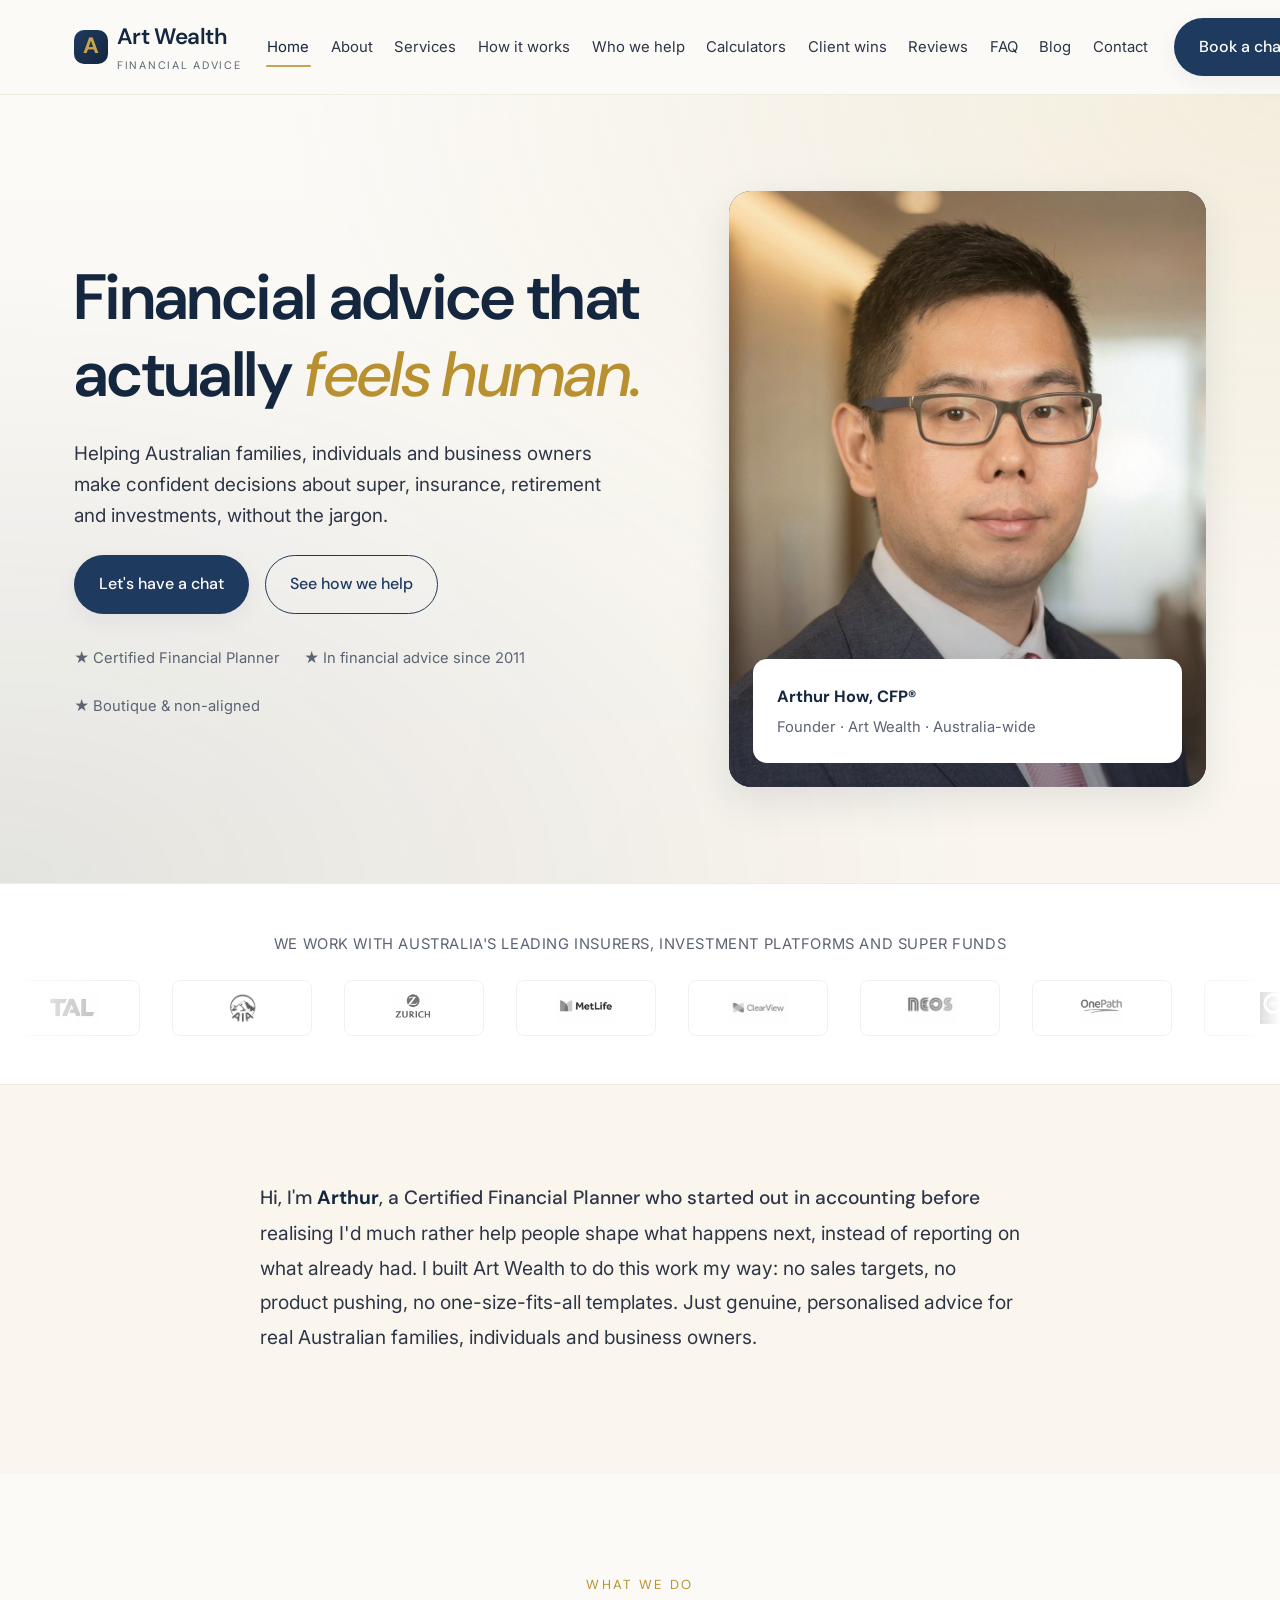
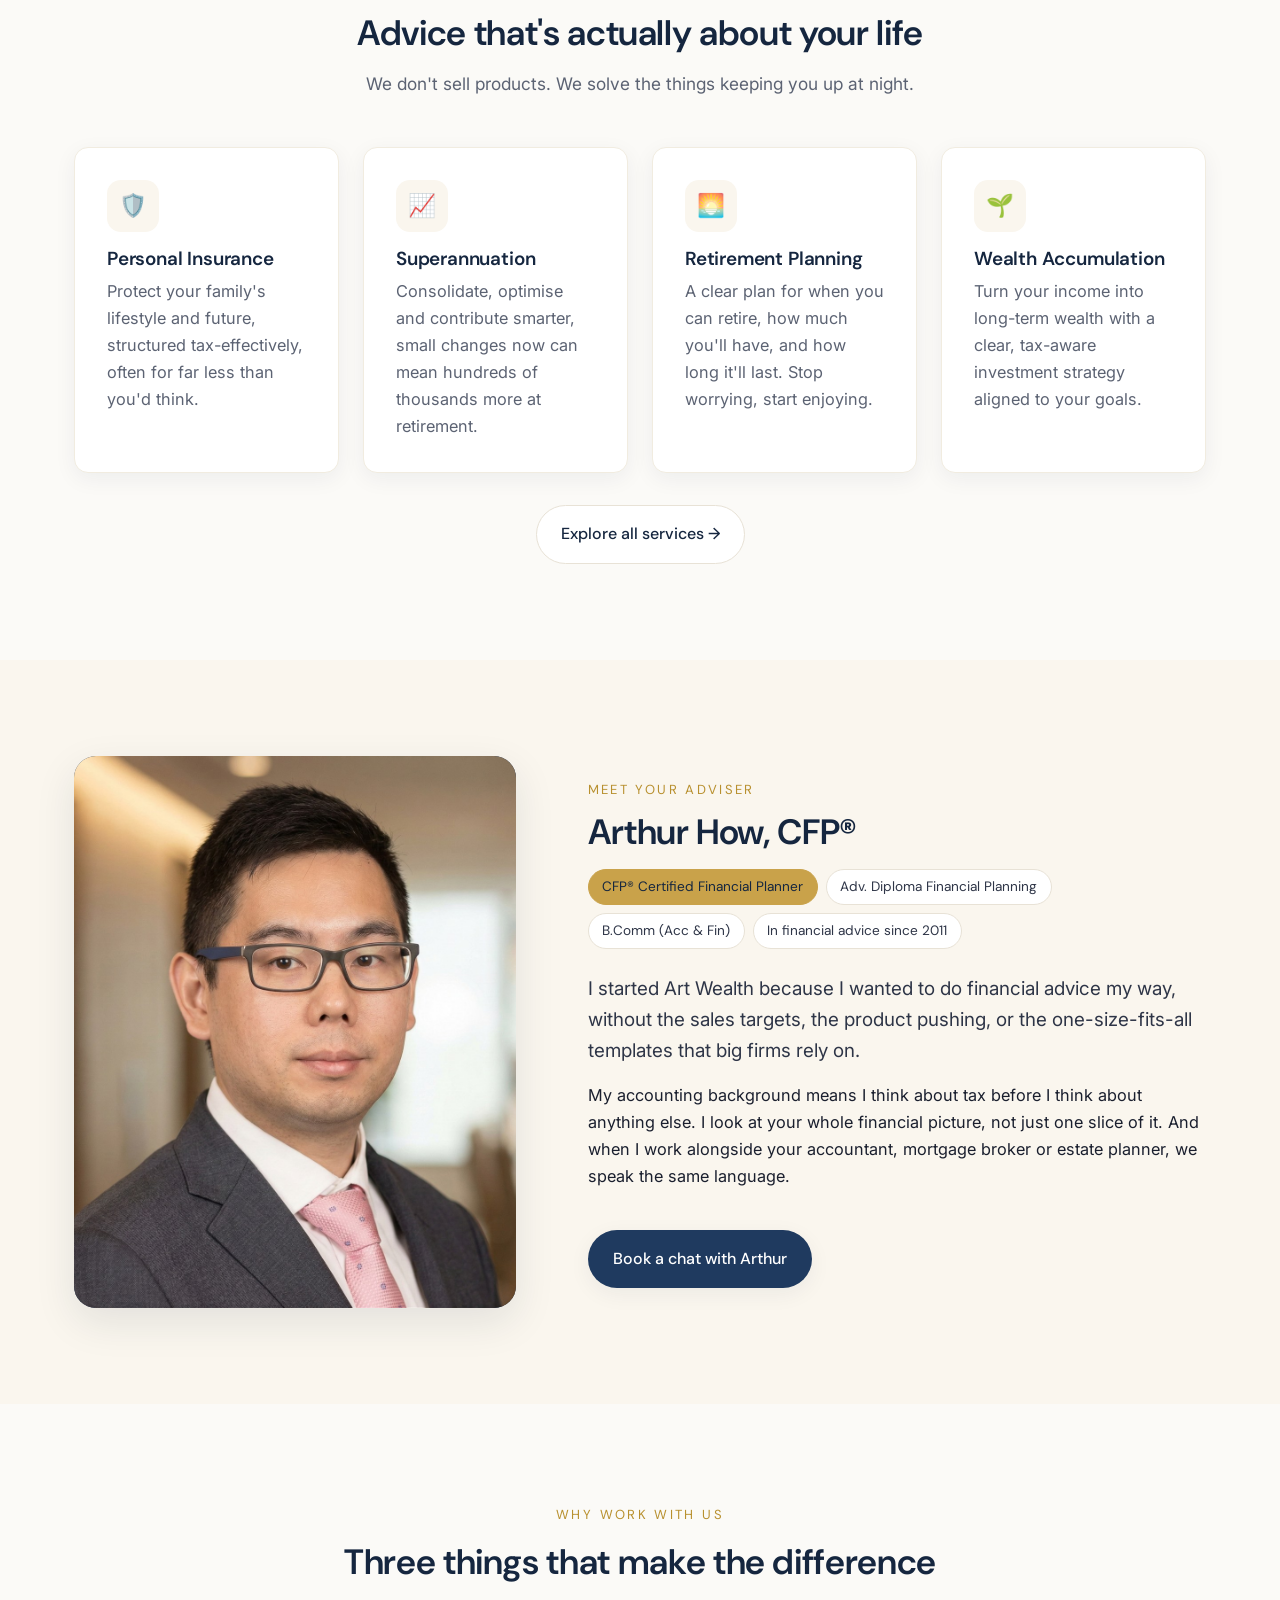
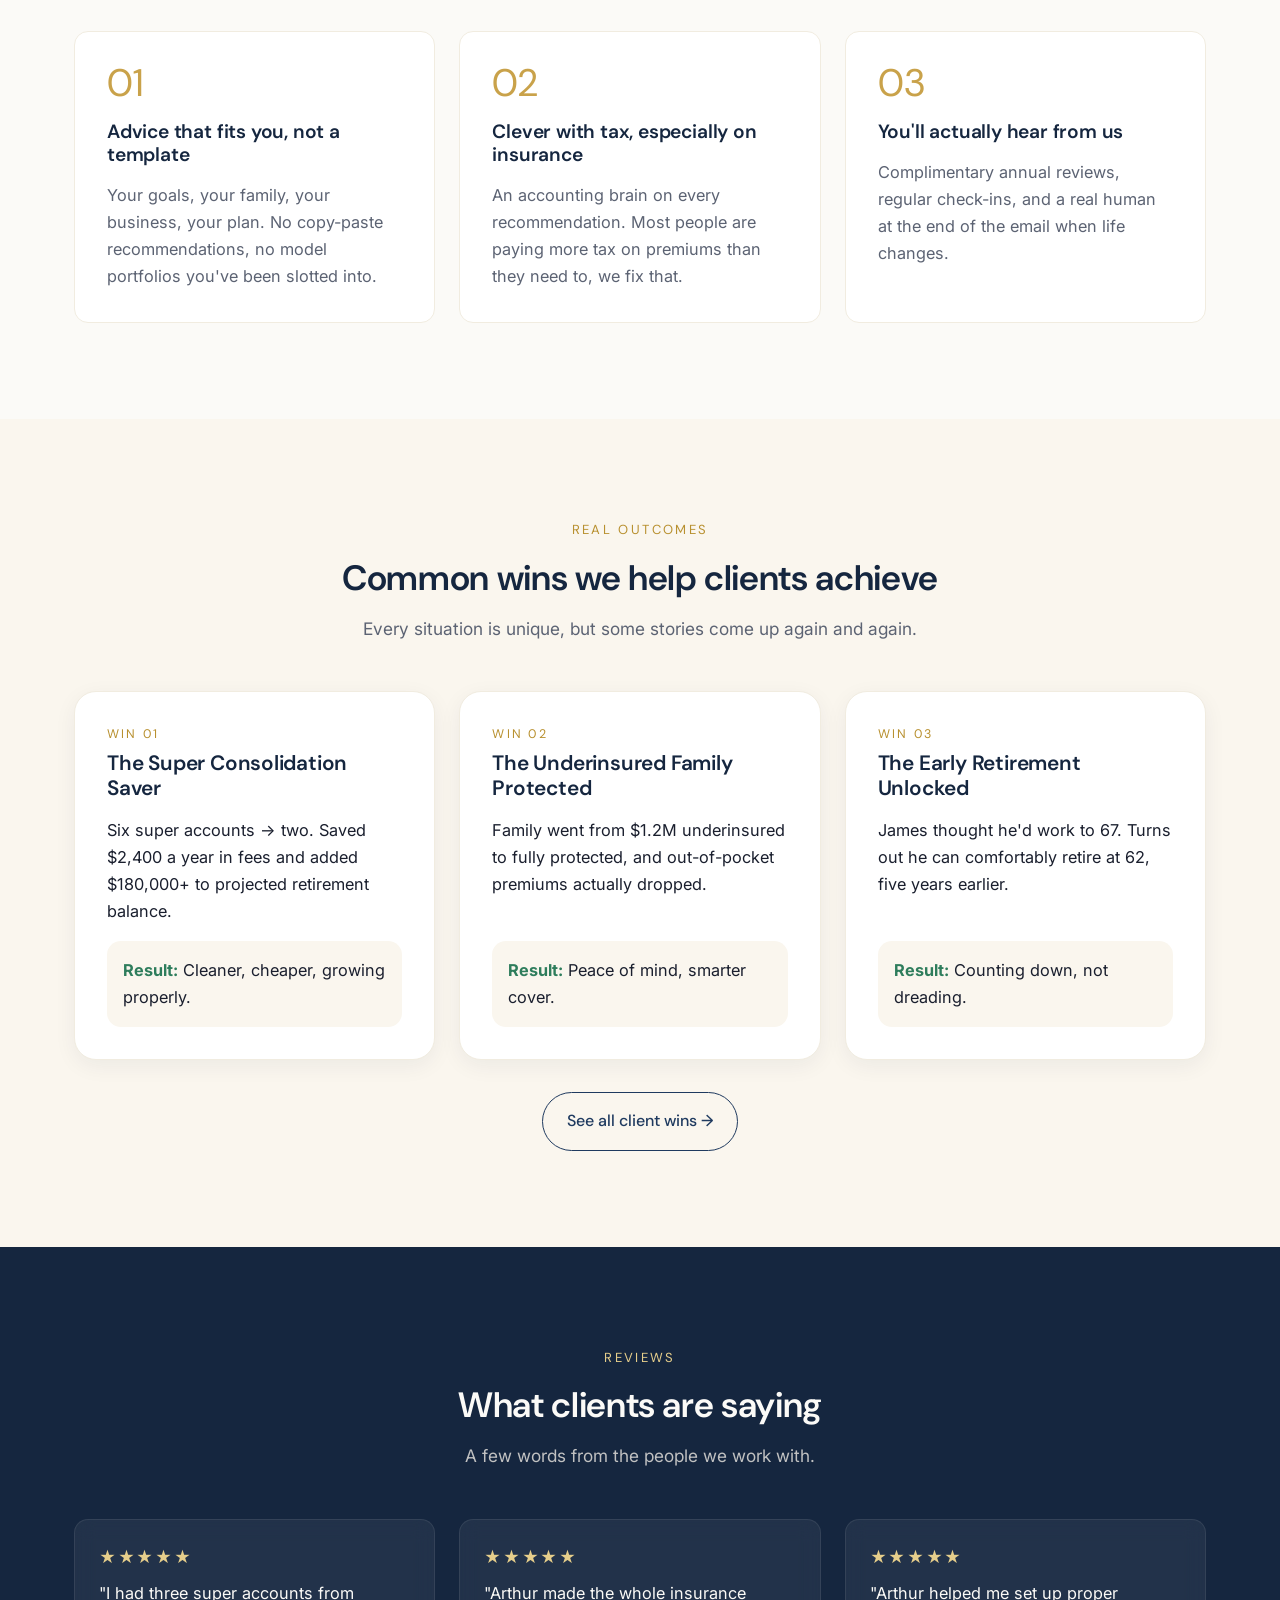
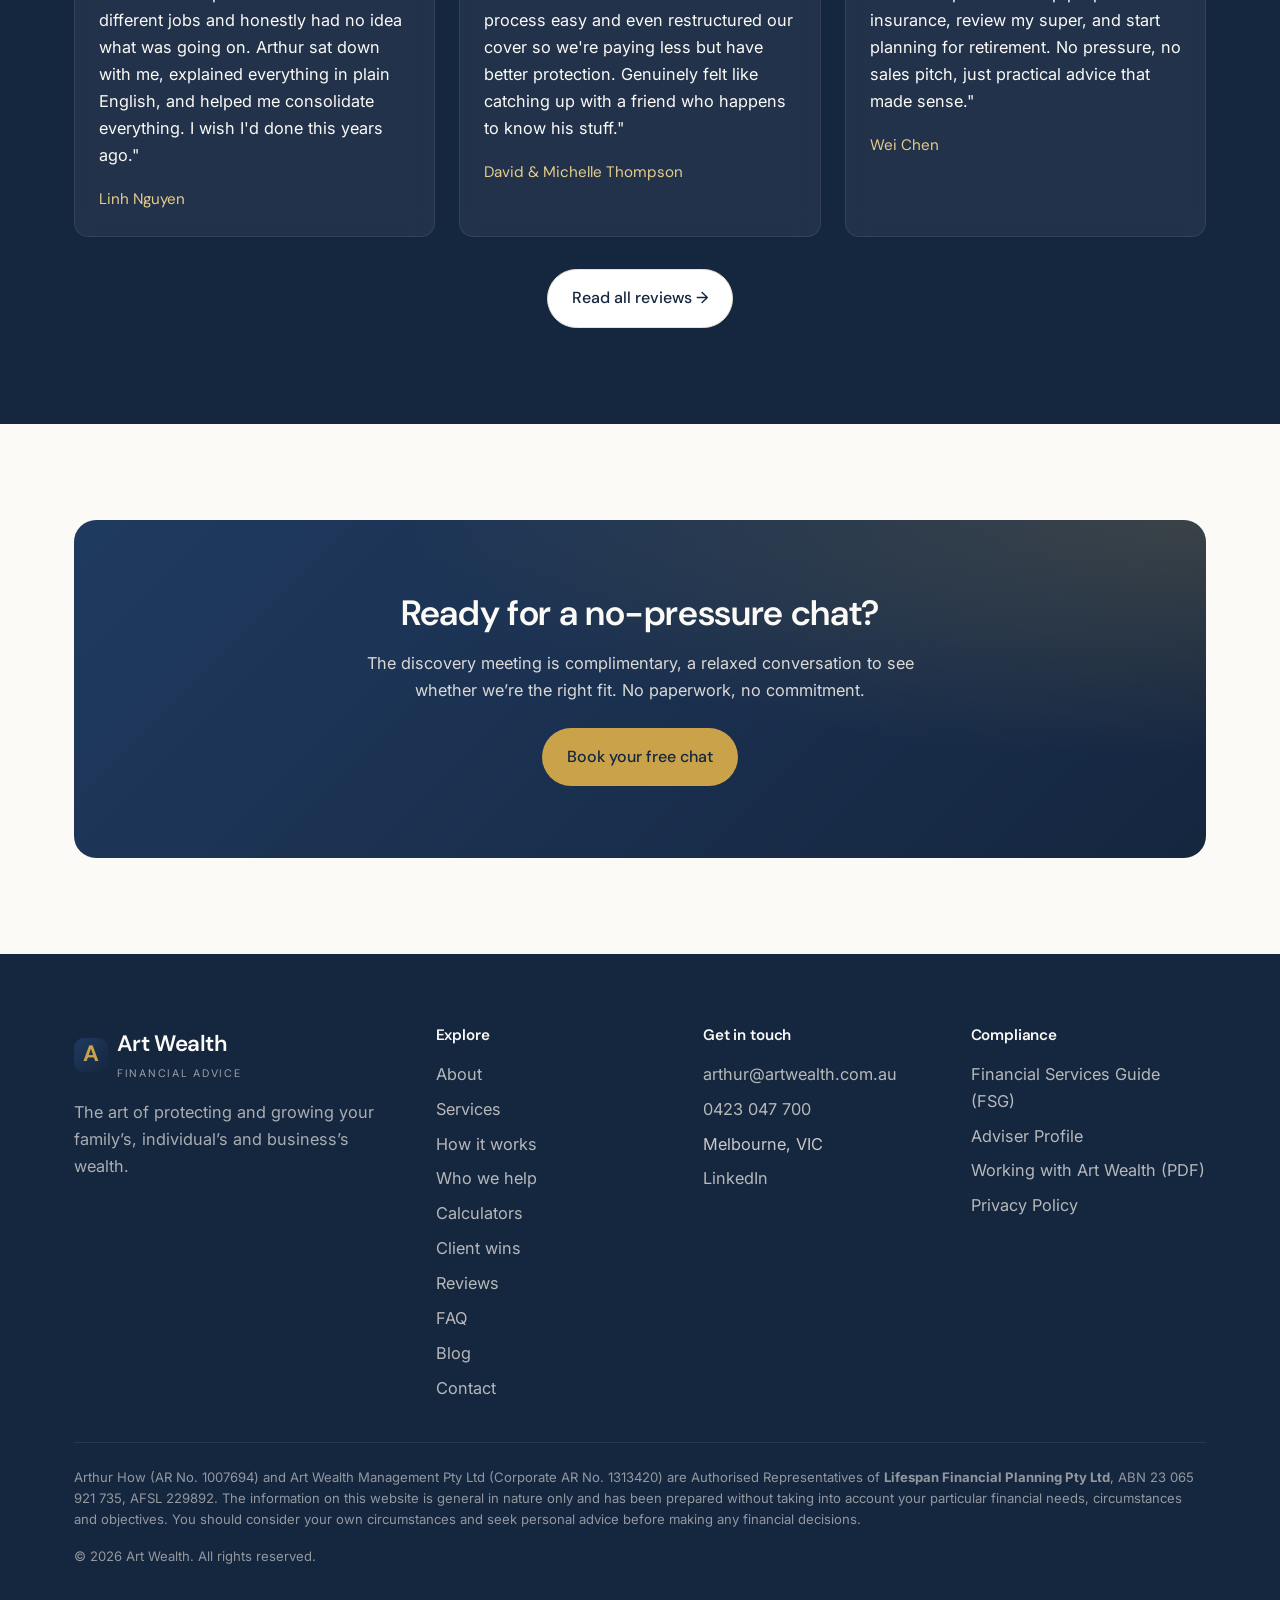
<file: index.html>
<!DOCTYPE html>
<html lang="en-AU">
<head>
  <meta charset="UTF-8">
  <meta name="viewport" content="width=device-width, initial-scale=1.0">
  <title>Art Wealth, Financial advice that actually feels human | Australia-wide</title>
  <meta name="description" content="Boutique Australian financial advice firm. Helping families, individuals and business owners with super, insurance, retirement and investments, without the jargon.">
  <meta name="theme-color" content="#1F3A5F">
  <link rel="apple-touch-icon" sizes="180x180" href="assets/images/apple-touch-icon.png">
  <link rel="icon" type="image/png" sizes="32x32" href="assets/images/favicon-32x32.png">
  <link rel="icon" type="image/png" sizes="16x16" href="assets/images/favicon-16x16.png">
  <link rel="preconnect" href="https://fonts.googleapis.com">
  <link rel="preconnect" href="https://fonts.gstatic.com" crossorigin>
  <link href="https://fonts.googleapis.com/css2?family=DM+Sans:wght@400;500;600;700&family=Inter:wght@400;500;600&display=swap" rel="stylesheet">
  <link rel="stylesheet" href="assets/css/style.css">

  <!-- ============ STRUCTURED DATA (JSON-LD) ============ -->
  <script type="application/ld+json">
  {
    "@context": "https://schema.org",
    "@graph": [
      {
        "@type": "FinancialService",
        "@id": "https://www.artwealth.com.au/#business",
        "name": "Art Wealth",
        "alternateName": "Art Wealth Financial Advice",
        "url": "https://www.artwealth.com.au/",
        "logo": "https://www.artwealth.com.au/assets/images/android-chrome-512x512.png",
        "image": "https://www.artwealth.com.au/assets/images/arthur-how.jpg",
        "description": "Boutique Australian financial advice firm helping families, individuals and business owners with personal insurance, superannuation, retirement planning and investment strategies.",
        "priceRange": "$$",
        "telephone": "+61423047700",
        "email": "arthur@artwealth.com.au",
        "address": {
          "@type": "PostalAddress",
          "addressLocality": "Melbourne",
          "addressRegion": "VIC",
          "addressCountry": "AU"
        },
        "areaServed": {
          "@type": "Country",
          "name": "Australia"
        },
        "founder": {
          "@id": "https://www.artwealth.com.au/#arthur"
        },
        "knowsAbout": [
          "Personal insurance",
          "Superannuation",
          "Retirement planning",
          "Wealth accumulation",
          "Investment planning",
          "SMSF strategies",
          "Business owner financial planning",
          "Transition to retirement",
          "Salary sacrifice",
          "Estate planning"
        ],
        "sameAs": [
          "https://www.linkedin.com/in/arthur-how-46ab5333/",
          "https://www.adviserratings.com.au/adviser/1007694/Arthur-How"
        ]
      },
      {
        "@type": "Person",
        "@id": "https://www.artwealth.com.au/#arthur",
        "name": "Arthur How",
        "givenName": "Arthur",
        "familyName": "How",
        "jobTitle": "Certified Financial Planner",
        "description": "Founder of Art Wealth. Certified Financial Planner (CFP®) with experience in financial advice since 2011 across major Australian banks and boutique advice firms.",
        "image": "https://www.artwealth.com.au/assets/images/arthur-how.jpg",
        "url": "https://www.artwealth.com.au/about.html",
        "worksFor": {
          "@id": "https://www.artwealth.com.au/#business"
        },
        "alumniOf": {
          "@type": "CollegeOrUniversity",
          "name": "Monash University"
        },
        "hasCredential": [
          {
            "@type": "EducationalOccupationalCredential",
            "credentialCategory": "Bachelor of Commerce (Accounting & Finance)"
          },
          {
            "@type": "EducationalOccupationalCredential",
            "credentialCategory": "Advanced Diploma of Financial Planning"
          },
          {
            "@type": "EducationalOccupationalCredential",
            "credentialCategory": "Certified Financial Planner (CFP®)"
          }
        ],
        "sameAs": [
          "https://www.linkedin.com/in/arthur-how-46ab5333/",
          "https://www.adviserratings.com.au/adviser/1007694/Arthur-How"
        ]
      },
      {
        "@type": "WebSite",
        "@id": "https://www.artwealth.com.au/#website",
        "url": "https://www.artwealth.com.au/",
        "name": "Art Wealth",
        "publisher": {
          "@id": "https://www.artwealth.com.au/#business"
        },
        "inLanguage": "en-AU"
      }
    ]
  }
  </script>
</head>
<body>

<!-- ============ HEADER ============ -->
<header class="site-header">
  <div class="container">
    <nav class="nav">
      <a href="index.html" class="logo">
        <span class="mark">A</span>
        <span>Art Wealth<small>Financial Advice</small></span>
      </a>
      <ul class="nav-links">
        <li><a href="index.html">Home</a></li>
        <li><a href="about.html">About</a></li>
        <li><a href="services.html">Services</a></li>
        <li><a href="process.html">How it works</a></li>
        <li><a href="who-we-work-with.html">Who we help</a></li>
        <li><a href="calculators.html">Calculators</a></li>
        <li><a href="client-wins.html">Client wins</a></li>
        <li><a href="reviews.html">Reviews</a></li>
        <li><a href="faq.html">FAQ</a></li>
        <li><a href="blog.html">Blog</a></li>
        <li><a href="contact.html">Contact</a></li>
      </ul>
      <div class="nav-cta">
        <a href="contact.html" class="btn btn-primary">Book a chat</a>
      </div>
      <button class="nav-toggle" aria-label="Open menu" aria-expanded="false">
        <span></span><span></span><span></span>
      </button>
    </nav>
  </div>
</header>

<!-- ============ HERO ============ -->
<section class="hero">
  <div class="container">
    <div class="hero-grid">
      <div class="fade-in">
        <h1>Financial advice that actually <span class="accent">feels human.</span></h1>
        <p>Helping Australian families, individuals and business owners make confident decisions about super, insurance, retirement and investments, without the jargon.</p>
        <div class="hero-cta">
          <a href="contact.html" class="btn btn-primary">Let's have a chat</a>
          <a href="services.html" class="btn btn-ghost">See how we help</a>
        </div>
        <div class="hero-meta">
          <span>★ Certified Financial Planner</span>
          <span>★ In financial advice since 2011</span>
          <span>★ Boutique &amp; non-aligned</span>
        </div>
      </div>
      <div class="hero-visual fade-in">
        <img src="assets/images/arthur-how.jpg" alt="Arthur How, Certified Financial Planner and founder of Art Wealth" class="hero-photo">
        <div class="hero-card">
          <strong>Arthur How, CFP®</strong>
          <div class="meta">Founder · Art Wealth · Australia-wide</div>
        </div>
      </div>
    </div>
  </div>
</section>

<!-- ============ TRUST BAR (moving logo marquee) ============ -->
<!--
  HOW TO SWAP IN OFFICIAL LOGOS LATER
  ------------------------------------
  Each <div class="logo-tile"> currently holds a styled wordmark using the brand's colour.
  When you have the real PNG/SVG logo file, drop it into:  assets/img/logos/<brand>.svg
  Then replace the wordmark inside the tile with:
      <img src="assets/img/logos/tal.svg" alt="TAL">
  The marquee will keep working, the CSS .logo-tile rules already size images.

  WHERE TO DOWNLOAD OFFICIAL LOGOS (visit each in your browser):
    TAL              tal.com.au/about-tal/media-centre
    AIA              aia.com.au/en/about-aia/newsroom/media-resources
    Zurich           zurich.com.au (footer → media)
    MLC              mlcinsurance.com.au / mlc.com.au (newsroom)
    MetLife          metlife.com.au (about → media)
    NEOS             neoslife.com.au (about)
    Macquarie        macquarie.com.au (corporate brand kit)
    Netwealth        netwealth.com.au (about → media)
    HUB24            hub24.com.au (about → media)
    BT               bt.com.au (about → media)
    CFS              cfs.com.au (about → media)
    AustralianSuper  australiansuper.com (about → media)
    Aware Super      aware.com.au (about → media centre)
  Most of these brands publish a "media kit" or "logo download" page; if not, email
  their media/PR team and they'll send the press-quality SVG/PNG within a day.
-->
<section class="trust-bar">
  <div class="container">
    <p>We work with Australia's leading insurers, investment platforms and super funds</p>
  </div>
  <div class="logo-marquee" aria-label="Insurer, investment platform and super fund partners">
    <div class="logo-track">
      <!-- ===== ROW 1 (visible) ===== -->
      <!-- Insurers -->
      <div class="logo-tile" title="TAL"><img src="assets/img/logos/tal.svg.png" alt="TAL"></div>
      <div class="logo-tile" title="AIA Australia"><img src="assets/img/logos/aia.svg.png" alt="AIA Australia"></div>
      <div class="logo-tile" title="Zurich"><img src="assets/img/logos/zurich.svg.png" alt="Zurich"></div>
      <div class="logo-tile" title="MetLife"><img src="assets/img/logos/metlife.svg.png" alt="MetLife"></div>
      <div class="logo-tile" title="ClearView"><img src="assets/img/logos/ClearView.svg.png" alt="ClearView"></div>
      <div class="logo-tile" title="NEOS Life"><img src="assets/img/logos/Neos.svg.png" alt="NEOS Life"></div>
      <div class="logo-tile" title="OnePath"><img src="assets/img/logos/Onepath.svg.png" alt="OnePath"></div>
      <div class="logo-tile" title="PPS Mutual"><img src="assets/img/logos/ppsmutual.svg.png" alt="PPS Mutual"></div>
      <!-- Investment platforms -->
      <div class="logo-tile" title="Macquarie"><img src="assets/img/logos/macquarie.svg.png" alt="Macquarie"></div>
      <div class="logo-tile" title="Netwealth"><img src="assets/img/logos/netwealth.svg.png" alt="Netwealth"></div>
      <div class="logo-tile" title="HUB24"><img src="assets/img/logos/hub24.svg.png" alt="HUB24"></div>
      <div class="logo-tile" title="BT Panorama"><img src="assets/img/logos/bt.svg.png" alt="BT Panorama"></div>
      <div class="logo-tile" title="Colonial First State"><img src="assets/img/logos/cfs.svg.png" alt="Colonial First State"></div>
      <div class="logo-tile" title="Acenda"><img src="assets/img/logos/acenda.svg.png" alt="Acenda"></div>
      <!-- Super funds -->
      <div class="logo-tile" title="AustralianSuper"><img src="assets/img/logos/australiansuper.svg.png" alt="AustralianSuper"></div>
      <div class="logo-tile" title="Aware Super"><img src="assets/img/logos/awaresuper.svg.png" alt="Aware Super"></div>

      <!-- ===== ROW 2 (duplicate of row 1, required for seamless infinite loop) ===== -->
      <div class="logo-tile" aria-hidden="true" title="TAL"><img src="assets/img/logos/tal.svg.png" alt=""></div>
      <div class="logo-tile" aria-hidden="true" title="AIA Australia"><img src="assets/img/logos/aia.svg.png" alt=""></div>
      <div class="logo-tile" aria-hidden="true" title="Zurich"><img src="assets/img/logos/zurich.svg.png" alt=""></div>
      <div class="logo-tile" aria-hidden="true" title="MetLife"><img src="assets/img/logos/metlife.svg.png" alt=""></div>
      <div class="logo-tile" aria-hidden="true" title="ClearView"><img src="assets/img/logos/ClearView.svg.png" alt=""></div>
      <div class="logo-tile" aria-hidden="true" title="NEOS Life"><img src="assets/img/logos/Neos.svg.png" alt=""></div>
      <div class="logo-tile" aria-hidden="true" title="OnePath"><img src="assets/img/logos/Onepath.svg.png" alt=""></div>
      <div class="logo-tile" aria-hidden="true" title="PPS Mutual"><img src="assets/img/logos/ppsmutual.svg.png" alt=""></div>
      <div class="logo-tile" aria-hidden="true" title="Macquarie"><img src="assets/img/logos/macquarie.svg.png" alt=""></div>
      <div class="logo-tile" aria-hidden="true" title="Netwealth"><img src="assets/img/logos/netwealth.svg.png" alt=""></div>
      <div class="logo-tile" aria-hidden="true" title="HUB24"><img src="assets/img/logos/hub24.svg.png" alt=""></div>
      <div class="logo-tile" aria-hidden="true" title="BT Panorama"><img src="assets/img/logos/bt.svg.png" alt=""></div>
      <div class="logo-tile" aria-hidden="true" title="Colonial First State"><img src="assets/img/logos/cfs.svg.png" alt=""></div>
      <div class="logo-tile" aria-hidden="true" title="Acenda"><img src="assets/img/logos/acenda.svg.png" alt=""></div>
      <div class="logo-tile" aria-hidden="true" title="AustralianSuper"><img src="assets/img/logos/australiansuper.svg.png" alt=""></div>
      <div class="logo-tile" aria-hidden="true" title="Aware Super"><img src="assets/img/logos/awaresuper.svg.png" alt=""></div>
    </div>
  </div>
</section>

<!-- ============ INTRO ============ -->
<section class="bg-cream">
  <div class="container">
    <div class="story fade-in">
      <p style="font-size: 1.2rem; color: var(--ink-700);">
        Hi, I'm <strong style="color: var(--navy-900);">Arthur</strong>, a Certified Financial Planner who started out in accounting before realising I'd much rather help people shape what happens next, instead of reporting on what already had. I built Art Wealth to do this work my way: no sales targets, no product pushing, no one-size-fits-all templates. Just genuine, personalised advice for real Australian families, individuals and business owners.
      </p>
    </div>
  </div>
</section>

<!-- ============ SERVICES SNAPSHOT ============ -->
<section>
  <div class="container">
    <div class="section-head fade-in">
      <span class="eyebrow">What we do</span>
      <h2>Advice that's actually about your life</h2>
      <p>We don't sell products. We solve the things keeping you up at night.</p>
    </div>
    <div class="grid-4">
      <div class="card fade-in">
        <div class="icon" aria-hidden="true">🛡️</div>
        <h3>Personal Insurance</h3>
        <p>Protect your family's lifestyle and future, structured tax-effectively, often for far less than you'd think.</p>
      </div>
      <div class="card fade-in">
        <div class="icon" aria-hidden="true">📈</div>
        <h3>Superannuation</h3>
        <p>Consolidate, optimise and contribute smarter, small changes now can mean hundreds of thousands more at retirement.</p>
      </div>
      <div class="card fade-in">
        <div class="icon" aria-hidden="true">🌅</div>
        <h3>Retirement Planning</h3>
        <p>A clear plan for when you can retire, how much you'll have, and how long it'll last. Stop worrying, start enjoying.</p>
      </div>
      <div class="card fade-in">
        <div class="icon" aria-hidden="true">🌱</div>
        <h3>Wealth Accumulation</h3>
        <p>Turn your income into long-term wealth with a clear, tax-aware investment strategy aligned to your goals.</p>
      </div>
    </div>
    <div class="center mt-4">
      <a href="services.html" class="btn btn-light">Explore all services →</a>
    </div>
  </div>
</section>

<!-- ============ ADVISER PROFILE ============ -->
<section class="adviser">
  <div class="container">
    <div class="adviser-grid">
      <div class="adviser-photo fade-in">
        <img src="assets/images/arthur-how.jpg" alt="Arthur How, Certified Financial Planner and founder of Art Wealth">
      </div>
      <div class="fade-in">
        <span class="eyebrow" style="color: var(--honey-600); letter-spacing: 0.18em; font-family: var(--font-display); font-size: 0.82rem; text-transform: uppercase;">Meet your adviser</span>
        <h2 style="margin-top: 0.6rem;">Arthur How, CFP®</h2>
        <div class="credential-pills">
          <span class="pill honey">CFP® Certified Financial Planner</span>
          <span class="pill">Adv. Diploma Financial Planning</span>
          <span class="pill">B.Comm (Acc &amp; Fin)</span>
          <span class="pill">In financial advice since 2011</span>
        </div>
        <p class="lead">I started Art Wealth because I wanted to do financial advice my way, without the sales targets, the product pushing, or the one-size-fits-all templates that big firms rely on.</p>
        <p>My accounting background means I think about tax before I think about anything else. I look at your whole financial picture, not just one slice of it. And when I work alongside your accountant, mortgage broker or estate planner, we speak the same language.</p>
        <a href="contact.html" class="btn btn-primary mt-3">Book a chat with Arthur</a>
      </div>
    </div>
  </div>
</section>

<!-- ============ WHY US PILLARS ============ -->
<section>
  <div class="container">
    <div class="section-head fade-in">
      <span class="eyebrow">Why work with us</span>
      <h2>Three things that make the difference</h2>
    </div>
    <div class="pillars">
      <div class="pillar fade-in">
        <span class="num">01</span>
        <h3>Advice that fits you, not a template</h3>
        <p>Your goals, your family, your business, your plan. No copy-paste recommendations, no model portfolios you've been slotted into.</p>
      </div>
      <div class="pillar fade-in">
        <span class="num">02</span>
        <h3>Clever with tax, especially on insurance</h3>
        <p>An accounting brain on every recommendation. Most people are paying more tax on premiums than they need to, we fix that.</p>
      </div>
      <div class="pillar fade-in">
        <span class="num">03</span>
        <h3>You'll actually hear from us</h3>
        <p>Complimentary annual reviews, regular check-ins, and a real human at the end of the email when life changes.</p>
      </div>
    </div>
  </div>
</section>

<!-- ============ CLIENT WINS TEASER ============ -->
<section class="bg-cream">
  <div class="container">
    <div class="section-head fade-in">
      <span class="eyebrow">Real outcomes</span>
      <h2>Common wins we help clients achieve</h2>
      <p>Every situation is unique, but some stories come up again and again.</p>
    </div>
    <div class="grid-3">
      <div class="win-card fade-in">
        <div class="win-num">Win 01</div>
        <h3>The Super Consolidation Saver</h3>
        <p>Six super accounts → two. Saved $2,400 a year in fees and added $180,000+ to projected retirement balance.</p>
        <div class="outcome"><strong>Result:</strong> Cleaner, cheaper, growing properly.</div>
      </div>
      <div class="win-card fade-in">
        <div class="win-num">Win 02</div>
        <h3>The Underinsured Family Protected</h3>
        <p>Family went from $1.2M underinsured to fully protected, and out-of-pocket premiums actually dropped.</p>
        <div class="outcome"><strong>Result:</strong> Peace of mind, smarter cover.</div>
      </div>
      <div class="win-card fade-in">
        <div class="win-num">Win 03</div>
        <h3>The Early Retirement Unlocked</h3>
        <p>James thought he'd work to 67. Turns out he can comfortably retire at 62, five years earlier.</p>
        <div class="outcome"><strong>Result:</strong> Counting down, not dreading.</div>
      </div>
    </div>
    <div class="center mt-4">
      <a href="client-wins.html" class="btn btn-ghost">See all client wins →</a>
    </div>
  </div>
</section>

<!-- ============ REVIEWS CAROUSEL ============ -->
<section class="reviews-band">
  <div class="container">
    <div class="section-head fade-in">
      <span class="eyebrow">Reviews</span>
      <h2>What clients are saying</h2>
      <p>A few words from the people we work with.</p>
    </div>
    <div class="review-track" data-review-carousel>
      <div class="review">
        <div class="stars">★★★★★</div>
        <p>"I had three super accounts from different jobs and honestly had no idea what was going on. Arthur sat down with me, explained everything in plain English, and helped me consolidate everything. I wish I'd done this years ago."</p>
        <span class="author">Linh Nguyen</span>
      </div>
      <div class="review">
        <div class="stars">★★★★★</div>
        <p>"Arthur made the whole insurance process easy and even restructured our cover so we're paying less but have better protection. Genuinely felt like catching up with a friend who happens to know his stuff."</p>
        <span class="author">David &amp; Michelle Thompson</span>
      </div>
      <div class="review">
        <div class="stars">★★★★★</div>
        <p>"Arthur helped me set up proper insurance, review my super, and start planning for retirement. No pressure, no sales pitch, just practical advice that made sense."</p>
        <span class="author">Wei Chen</span>
      </div>
      <div class="review">
        <div class="stars">★★★★★</div>
        <p>"Arthur was warm, patient, and happy to explain things multiple times until we got it. We now have a clear plan and finally feel in control of our finances."</p>
        <span class="author">Priya Patel</span>
      </div>
      <div class="review">
        <div class="stars">★★★★★</div>
        <p>"He took the time to understand what I actually wanted my retirement to look like, not just the numbers. Feels good knowing someone's got your back."</p>
        <span class="author">James O'Sullivan</span>
      </div>
      <div class="review">
        <div class="stars">★★★★★</div>
        <p>"Arthur reviewed everything, restructured my insurance tax-effectively, and saved me thousands. He also explained the why behind every recommendation."</p>
        <span class="author">Kevin Tan</span>
      </div>
    </div>
    <div class="center mt-4">
      <a href="reviews.html" class="btn btn-light">Read all reviews →</a>
    </div>
  </div>
</section>

<!-- ============ CTA ============ -->
<section>
  <div class="container">
    <div class="cta-banner fade-in">
      <h2>Ready for a no-pressure chat?</h2>
      <p>The discovery meeting is complimentary, a relaxed conversation to see whether we’re the right fit. No paperwork, no commitment.</p>
      <a href="contact.html" class="btn btn-honey">Book your free chat</a>
    </div>
  </div>
</section>

<!-- ============ FOOTER ============ -->
<footer class="site-footer">
  <div class="container">
    <div class="footer-grid">
      <div>
        <a href="index.html" class="logo"><span class="mark">A</span><span>Art Wealth<small>Financial Advice</small></span></a>
        <p style="margin-top: var(--sp-2); color: rgba(251,246,238,0.65);">The art of protecting and growing your family’s, individual’s and business’s wealth.</p>
      </div>
      <div><h4>Explore</h4><ul>
        <li><a href="about.html">About</a></li>
        <li><a href="services.html">Services</a></li>
        <li><a href="process.html">How it works</a></li>
        <li><a href="who-we-work-with.html">Who we help</a></li>
        <li><a href="calculators.html">Calculators</a></li>
        <li><a href="client-wins.html">Client wins</a></li>
        <li><a href="reviews.html">Reviews</a></li>
        <li><a href="faq.html">FAQ</a></li>
        <li><a href="blog.html">Blog</a></li>
        <li><a href="contact.html">Contact</a></li>
      </ul></div>
      <div><h4>Get in touch</h4><ul>
        <li><a href="mailto:arthur@artwealth.com.au">arthur@artwealth.com.au</a></li>
        <li><a href="tel:0423047700">0423 047 700</a></li>
        <li>Melbourne, VIC</li>
        <li><a href="https://www.linkedin.com/in/arthur-how-46ab5333/" target="_blank" rel="noopener">LinkedIn</a></li>
      </ul></div>
      <div><h4>Compliance</h4><ul>
        <li><a href="docs/financial-services-guide.pdf?v=20261021">Financial Services Guide (FSG)</a></li>
        <li><a href="docs/adviser-profile.pdf?v=20261021">Adviser Profile</a></li>
        <li><a href="docs/working-with-art-wealth.pdf?v=20261021">Working with Art Wealth (PDF)</a></li>
        <li><a href="https://lifespanfp.com.au/privacy-policy/" target="_blank" rel="noopener">Privacy Policy</a></li>
      </ul></div>
    </div>
    <div class="disclosure">
      <p>Arthur How (AR No. 1007694) and Art Wealth Management Pty Ltd (Corporate AR No. 1313420) are Authorised Representatives of <strong>Lifespan Financial Planning Pty Ltd</strong>, ABN 23 065 921 735, AFSL 229892. The information on this website is general in nature only and has been prepared without taking into account your particular financial needs, circumstances and objectives. You should consider your own circumstances and seek personal advice before making any financial decisions.</p>
      <p>© <span id="year"></span> Art Wealth. All rights reserved.</p>
    </div>
  </div>
</footer>

<script src="assets/js/main.js"></script>
<script>document.getElementById("year").textContent = new Date().getFullYear();</script>
</body>
</html>
</file>
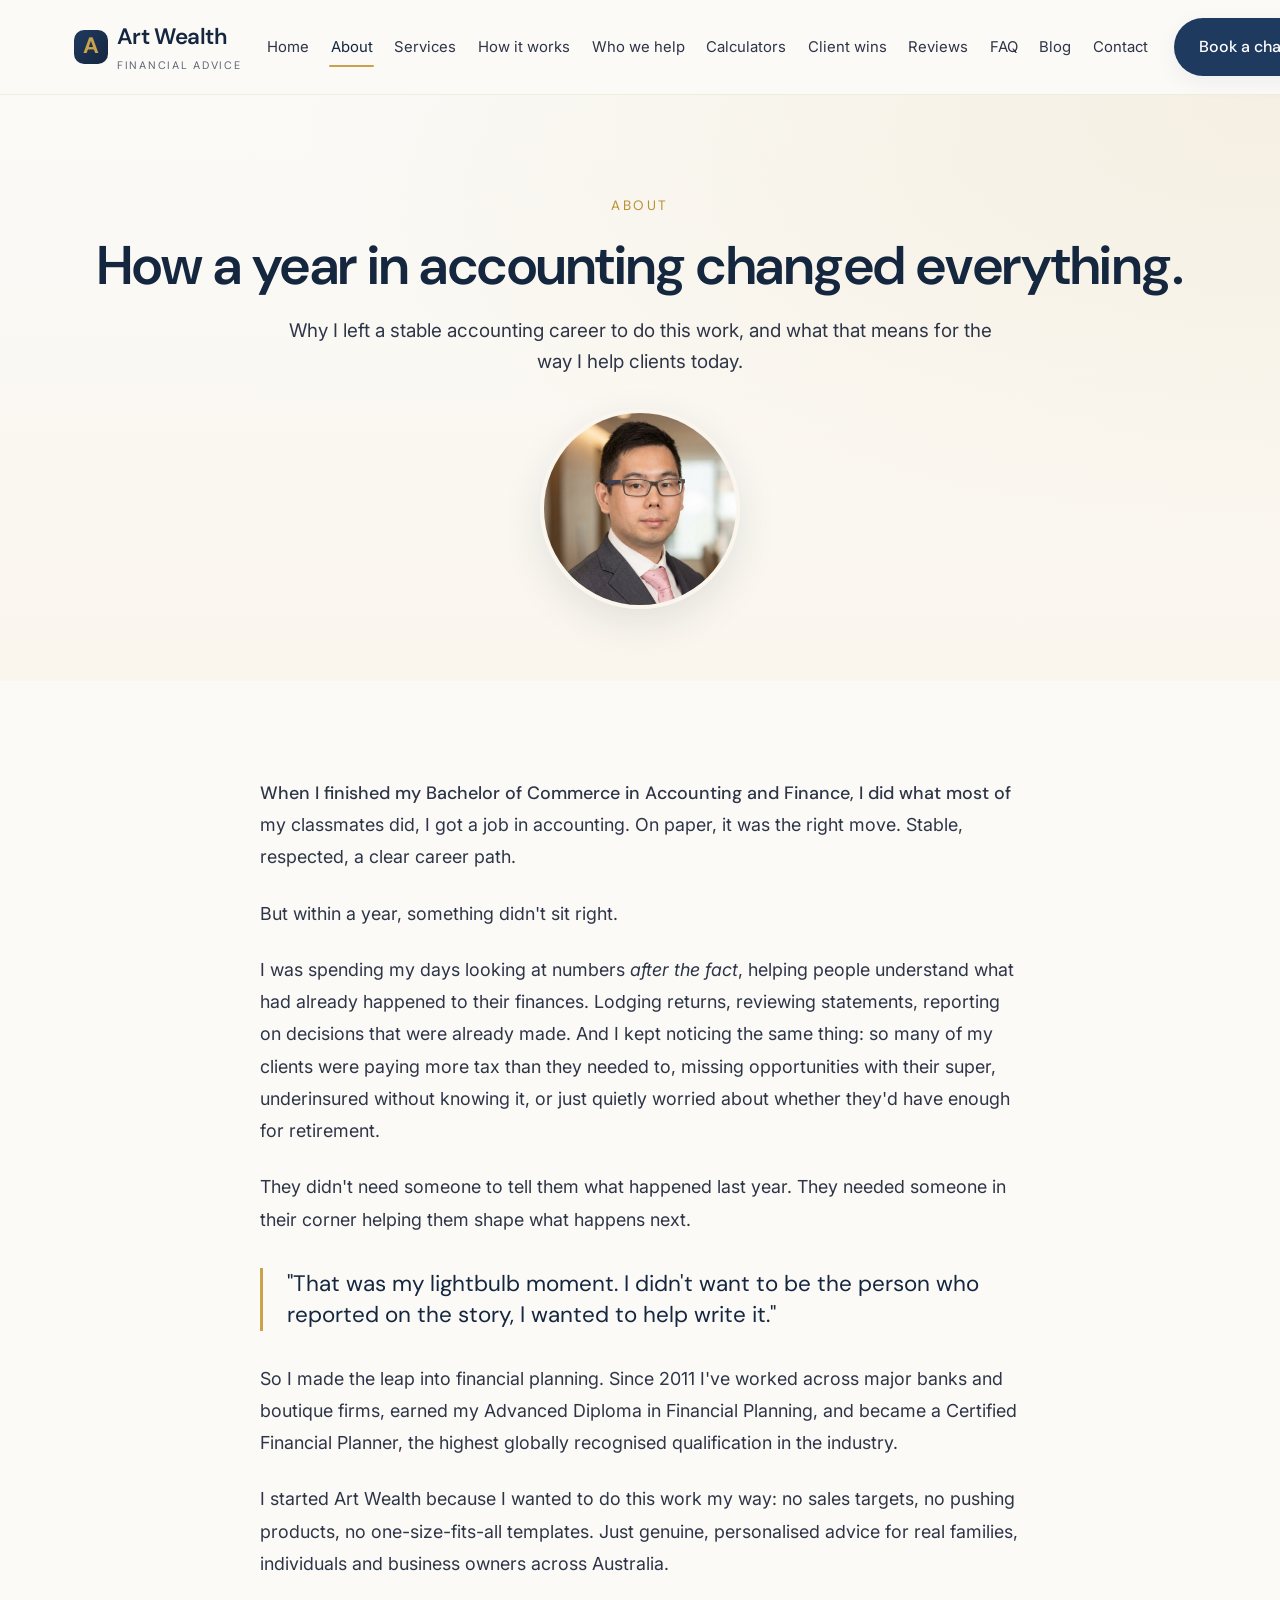
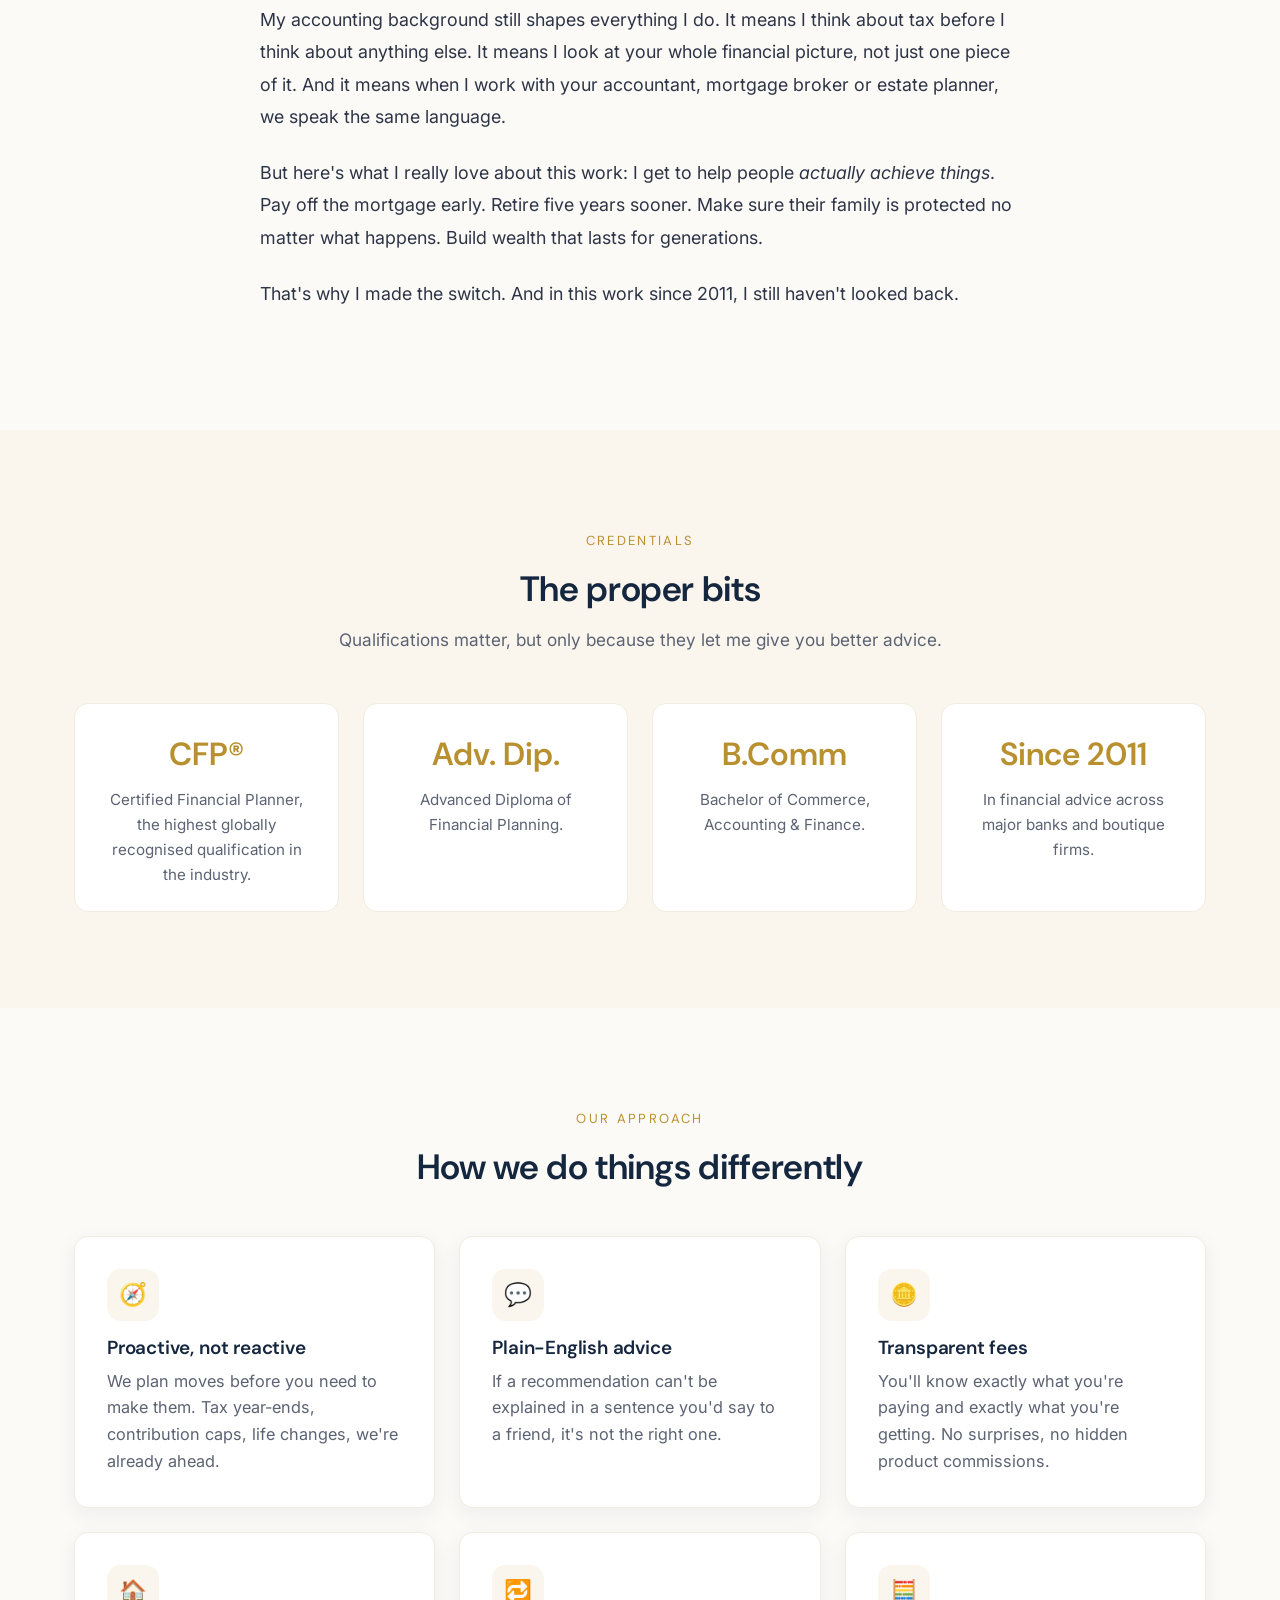
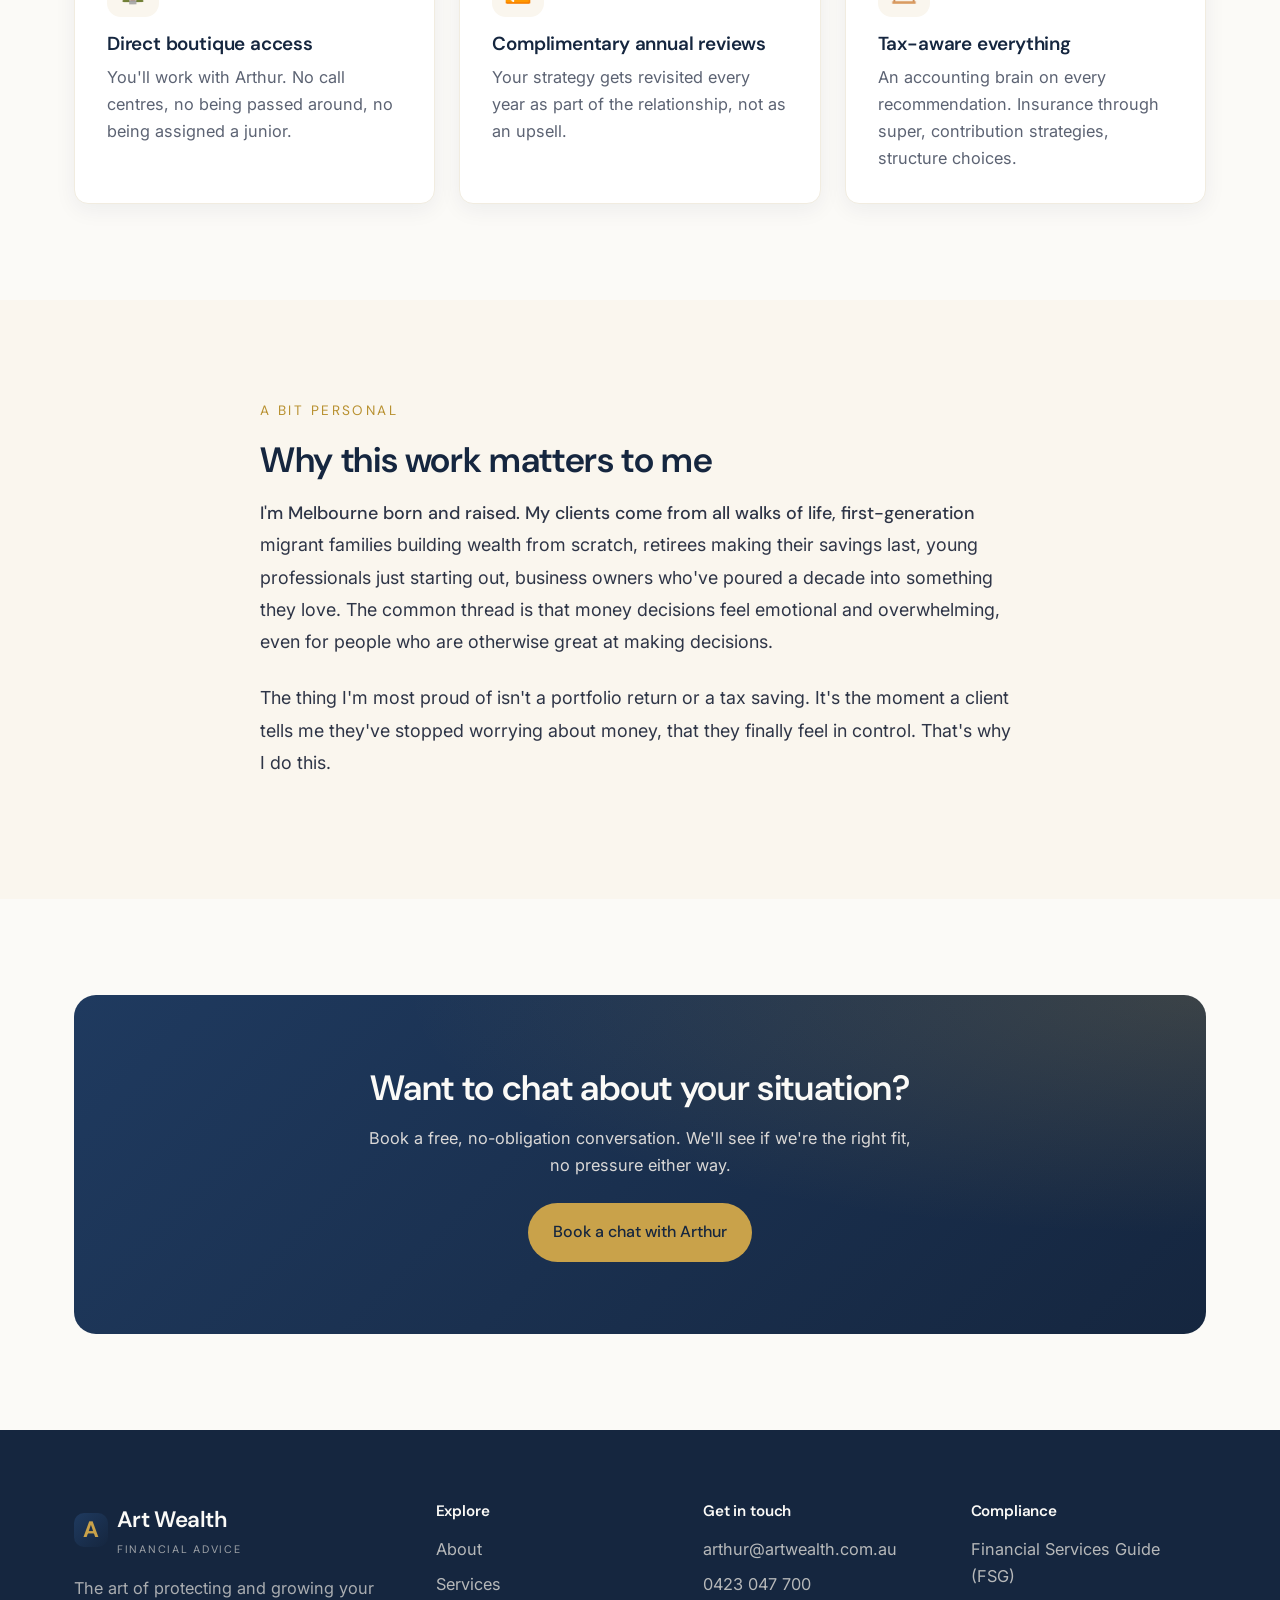
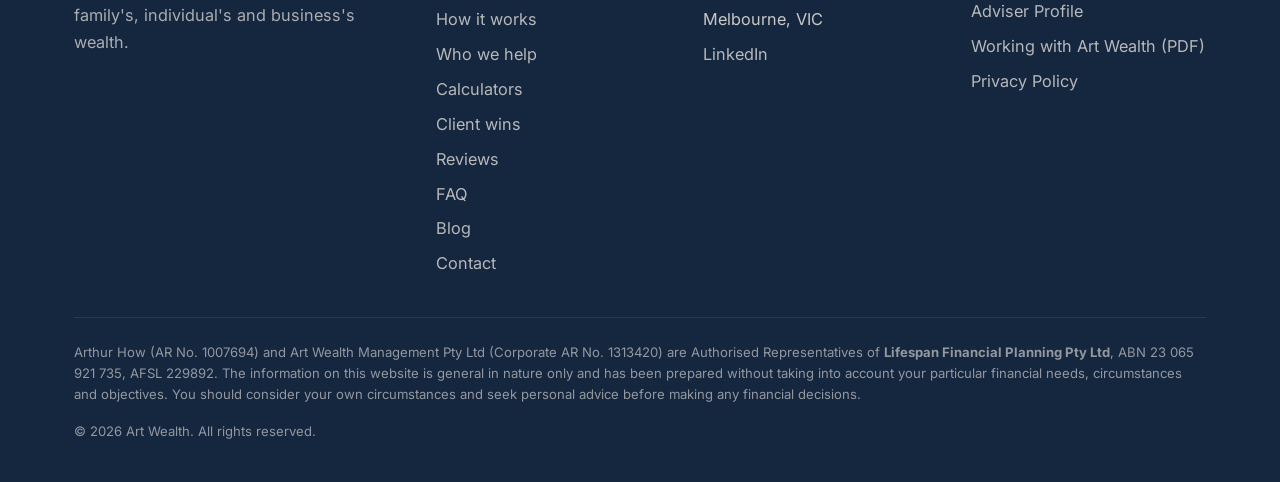
<file: about.html>
<!DOCTYPE html>
<html lang="en-AU">
<head>
  <meta charset="UTF-8">
  <meta name="viewport" content="width=device-width, initial-scale=1.0">
  <title>About Arthur How, Certified Financial Planner | Art Wealth Australia</title>
  <meta name="description" content="From accounting to financial advice, meet Arthur How, CFP®, founder of Art Wealth. helping Australian families, individuals and business owners since 2011.">
  <meta name="theme-color" content="#1F3A5F">
  <link rel="apple-touch-icon" sizes="180x180" href="assets/images/apple-touch-icon.png">
  <link rel="icon" type="image/png" sizes="32x32" href="assets/images/favicon-32x32.png">
  <link rel="icon" type="image/png" sizes="16x16" href="assets/images/favicon-16x16.png">
  <link rel="preconnect" href="https://fonts.googleapis.com">
  <link rel="preconnect" href="https://fonts.gstatic.com" crossorigin>
  <link href="https://fonts.googleapis.com/css2?family=DM+Sans:wght@400;500;600;700&family=Inter:wght@400;500;600&display=swap" rel="stylesheet">
  <link rel="stylesheet" href="assets/css/style.css">
</head>
<body>

<header class="site-header">
  <div class="container">
    <nav class="nav">
      <a href="index.html" class="logo"><span class="mark">A</span><span>Art Wealth<small>Financial Advice</small></span></a>
      <ul class="nav-links">
        <li><a href="index.html">Home</a></li>
        <li><a href="about.html">About</a></li>
        <li><a href="services.html">Services</a></li>
        <li><a href="process.html">How it works</a></li>
        <li><a href="who-we-work-with.html">Who we help</a></li>
        <li><a href="calculators.html">Calculators</a></li>
        <li><a href="client-wins.html">Client wins</a></li>
        <li><a href="reviews.html">Reviews</a></li>
        <li><a href="faq.html">FAQ</a></li>
        <li><a href="blog.html">Blog</a></li>
        <li><a href="contact.html">Contact</a></li>
      </ul>
      <div class="nav-cta"><a href="contact.html" class="btn btn-primary">Book a chat</a></div>
      <button class="nav-toggle" aria-label="Open menu" aria-expanded="false"><span></span><span></span><span></span></button>
    </nav>
  </div>
</header>

<section class="page-hero">
  <div class="container">
    <span class="eyebrow">About</span>
    <h1>How a year in accounting changed everything.</h1>
    <p class="lead">Why I left a stable accounting career to do this work, and what that means for the way I help clients today.</p>
    <div class="hero-portrait fade-in">
      <img src="assets/images/arthur-how.jpg" alt="Arthur How, Certified Financial Planner and founder of Art Wealth">
    </div>
  </div>
</section>

<section>
  <div class="container">
    <div class="story fade-in">
      <p>When I finished my Bachelor of Commerce in Accounting and Finance, I did what most of my classmates did, I got a job in accounting. On paper, it was the right move. Stable, respected, a clear career path.</p>

      <p>But within a year, something didn't sit right.</p>

      <p>I was spending my days looking at numbers <em>after the fact</em>, helping people understand what had already happened to their finances. Lodging returns, reviewing statements, reporting on decisions that were already made. And I kept noticing the same thing: so many of my clients were paying more tax than they needed to, missing opportunities with their super, underinsured without knowing it, or just quietly worried about whether they'd have enough for retirement.</p>

      <p>They didn't need someone to tell them what happened last year. They needed someone in their corner helping them shape what happens next.</p>

      <div class="pull">"That was my lightbulb moment. I didn't want to be the person who reported on the story, I wanted to help write it."</div>

      <p>So I made the leap into financial planning. Since 2011 I've worked across major banks and boutique firms, earned my Advanced Diploma in Financial Planning, and became a Certified Financial Planner, the highest globally recognised qualification in the industry.</p>

      <p>I started Art Wealth because I wanted to do this work my way: no sales targets, no pushing products, no one-size-fits-all templates. Just genuine, personalised advice for real families, individuals and business owners across Australia.</p>

      <p>My accounting background still shapes everything I do. It means I think about tax before I think about anything else. It means I look at your whole financial picture, not just one piece of it. And it means when I work with your accountant, mortgage broker or estate planner, we speak the same language.</p>

      <p>But here's what I really love about this work: I get to help people <em>actually achieve things</em>. Pay off the mortgage early. Retire five years sooner. Make sure their family is protected no matter what happens. Build wealth that lasts for generations.</p>

      <p>That's why I made the switch. And in this work since 2011, I still haven't looked back.</p>
    </div>
  </div>
</section>

<!-- ============ CREDENTIALS ============ -->
<section class="bg-cream">
  <div class="container">
    <div class="section-head fade-in">
      <span class="eyebrow">Credentials</span>
      <h2>The proper bits</h2>
      <p>Qualifications matter, but only because they let me give you better advice.</p>
    </div>
    <div class="credentials-grid">
      <div class="credential">
        <span class="num">CFP®</span>
        <p>Certified Financial Planner, the highest globally recognised qualification in the industry.</p>
      </div>
      <div class="credential">
        <span class="num">Adv. Dip.</span>
        <p>Advanced Diploma of Financial Planning.</p>
      </div>
      <div class="credential">
        <span class="num">B.Comm</span>
        <p>Bachelor of Commerce, Accounting &amp; Finance.</p>
      </div>
      <div class="credential">
        <span class="num">Since 2011</span>
        <p>In financial advice across major banks and boutique firms.</p>
      </div>
    </div>
  </div>
</section>

<!-- ============ HOW WE DO THINGS ============ -->
<section>
  <div class="container">
    <div class="section-head fade-in">
      <span class="eyebrow">Our approach</span>
      <h2>How we do things differently</h2>
    </div>
    <div class="grid-3">
      <div class="card fade-in">
        <div class="icon" aria-hidden="true">🧭</div>
        <h3>Proactive, not reactive</h3>
        <p>We plan moves before you need to make them. Tax year-ends, contribution caps, life changes, we're already ahead.</p>
      </div>
      <div class="card fade-in">
        <div class="icon" aria-hidden="true">💬</div>
        <h3>Plain-English advice</h3>
        <p>If a recommendation can't be explained in a sentence you'd say to a friend, it's not the right one.</p>
      </div>
      <div class="card fade-in">
        <div class="icon" aria-hidden="true">🪙</div>
        <h3>Transparent fees</h3>
        <p>You'll know exactly what you're paying and exactly what you're getting. No surprises, no hidden product commissions.</p>
      </div>
      <div class="card fade-in">
        <div class="icon" aria-hidden="true">🏠</div>
        <h3>Direct boutique access</h3>
        <p>You'll work with Arthur. No call centres, no being passed around, no being assigned a junior.</p>
      </div>
      <div class="card fade-in">
        <div class="icon" aria-hidden="true">🔁</div>
        <h3>Complimentary annual reviews</h3>
        <p>Your strategy gets revisited every year as part of the relationship, not as an upsell.</p>
      </div>
      <div class="card fade-in">
        <div class="icon" aria-hidden="true">🧮</div>
        <h3>Tax-aware everything</h3>
        <p>An accounting brain on every recommendation. Insurance through super, contribution strategies, structure choices.</p>
      </div>
    </div>
  </div>
</section>

<!-- ============ PERSONAL TOUCH ============ -->
<section class="bg-cream">
  <div class="container">
    <div class="story fade-in">
      <span class="eyebrow" style="display: inline-block; color: var(--honey-600); font-family: var(--font-display); font-size: 0.85rem; letter-spacing: 0.18em; text-transform: uppercase; margin-bottom: var(--sp-2);">A bit personal</span>
      <h2 style="text-align: left;">Why this work matters to me</h2>
      <p>I'm Melbourne born and raised. My clients come from all walks of life, first-generation migrant families building wealth from scratch, retirees making their savings last, young professionals just starting out, business owners who've poured a decade into something they love. The common thread is that money decisions feel emotional and overwhelming, even for people who are otherwise great at making decisions.</p>
      <p>The thing I'm most proud of isn't a portfolio return or a tax saving. It's the moment a client tells me they've stopped worrying about money, that they finally feel in control. That's why I do this.</p>
    </div>
  </div>
</section>

<!-- ============ CTA ============ -->
<section>
  <div class="container">
    <div class="cta-banner fade-in">
      <h2>Want to chat about your situation?</h2>
      <p>Book a free, no-obligation conversation. We'll see if we're the right fit, no pressure either way.</p>
      <a href="contact.html" class="btn btn-honey">Book a chat with Arthur</a>
    </div>
  </div>
</section>

<!-- ============ FOOTER ============ -->
<footer class="site-footer">
  <div class="container">
    <div class="footer-grid">
      <div>
        <a href="index.html" class="logo"><span class="mark">A</span><span>Art Wealth<small>Financial Advice</small></span></a>
        <p style="margin-top: var(--sp-2); color: rgba(251,246,238,0.65);">The art of protecting and growing your family's, individual's and business's wealth.</p>
      </div>
      <div><h4>Explore</h4><ul>
        <li><a href="about.html">About</a></li>
        <li><a href="services.html">Services</a></li>
        <li><a href="process.html">How it works</a></li>
        <li><a href="who-we-work-with.html">Who we help</a></li>
        <li><a href="calculators.html">Calculators</a></li>
        <li><a href="client-wins.html">Client wins</a></li>
        <li><a href="reviews.html">Reviews</a></li>
        <li><a href="faq.html">FAQ</a></li>
        <li><a href="blog.html">Blog</a></li>
        <li><a href="contact.html">Contact</a></li>
      </ul></div>
      <div><h4>Get in touch</h4><ul>
        <li><a href="mailto:arthur@artwealth.com.au">arthur@artwealth.com.au</a></li>
        <li><a href="tel:0423047700">0423 047 700</a></li>
        <li>Melbourne, VIC</li>
        <li><a href="https://www.linkedin.com/in/arthur-how-46ab5333/" target="_blank" rel="noopener">LinkedIn</a></li>
      </ul></div>
      <div><h4>Compliance</h4><ul>
        <li><a href="docs/financial-services-guide.pdf?v=20261021">Financial Services Guide (FSG)</a></li>
        <li><a href="docs/adviser-profile.pdf?v=20261021">Adviser Profile</a></li>
        <li><a href="docs/working-with-art-wealth.pdf?v=20261021">Working with Art Wealth (PDF)</a></li>
        <li><a href="https://lifespanfp.com.au/privacy-policy/" target="_blank" rel="noopener">Privacy Policy</a></li>
      </ul></div>
    </div>
    <div class="disclosure">
      <p>Arthur How (AR No. 1007694) and Art Wealth Management Pty Ltd (Corporate AR No. 1313420) are Authorised Representatives of <strong>Lifespan Financial Planning Pty Ltd</strong>, ABN 23 065 921 735, AFSL 229892. The information on this website is general in nature only and has been prepared without taking into account your particular financial needs, circumstances and objectives. You should consider your own circumstances and seek personal advice before making any financial decisions.</p>
      <p>© <span id="year"></span> Art Wealth. All rights reserved.</p>
    </div>
  </div>
</footer>

<script src="assets/js/main.js"></script>
<script>document.getElementById('year').textContent = new Date().getFullYear();</script>
</body>
</html>
</file>
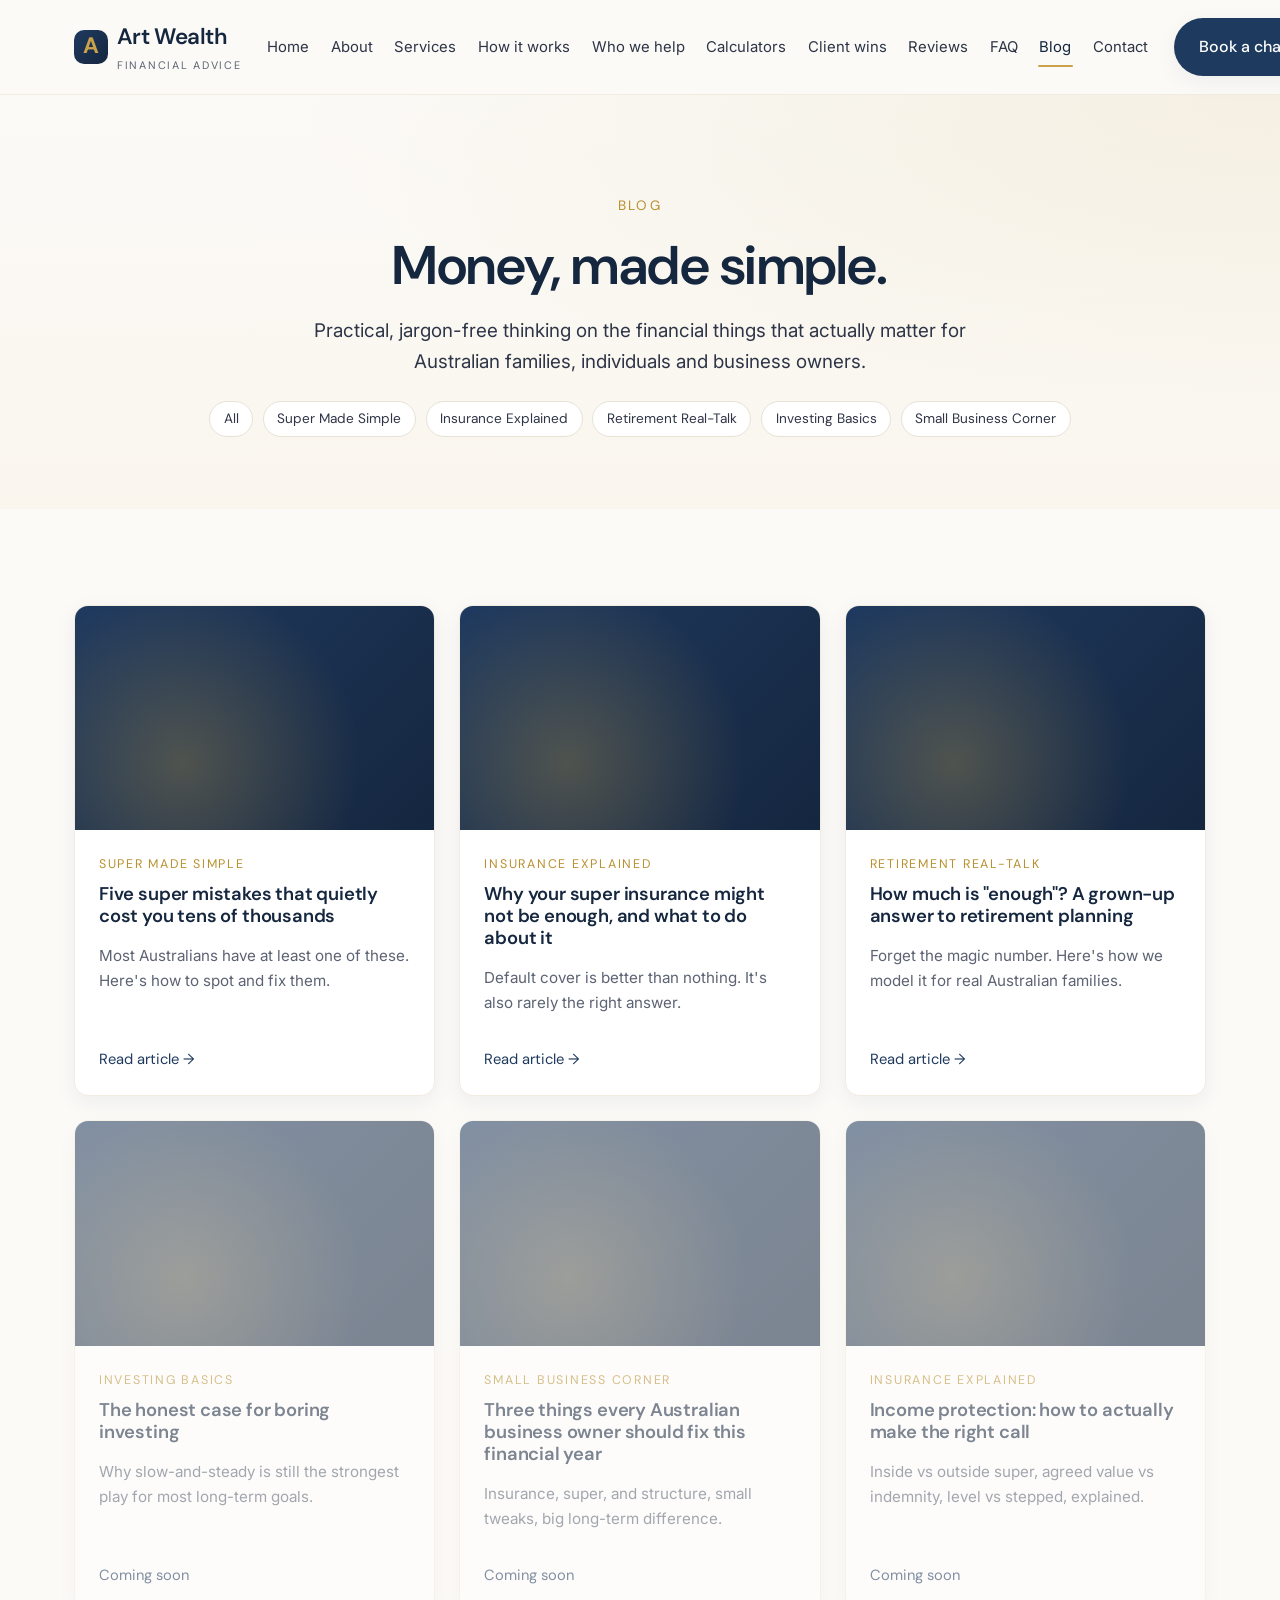
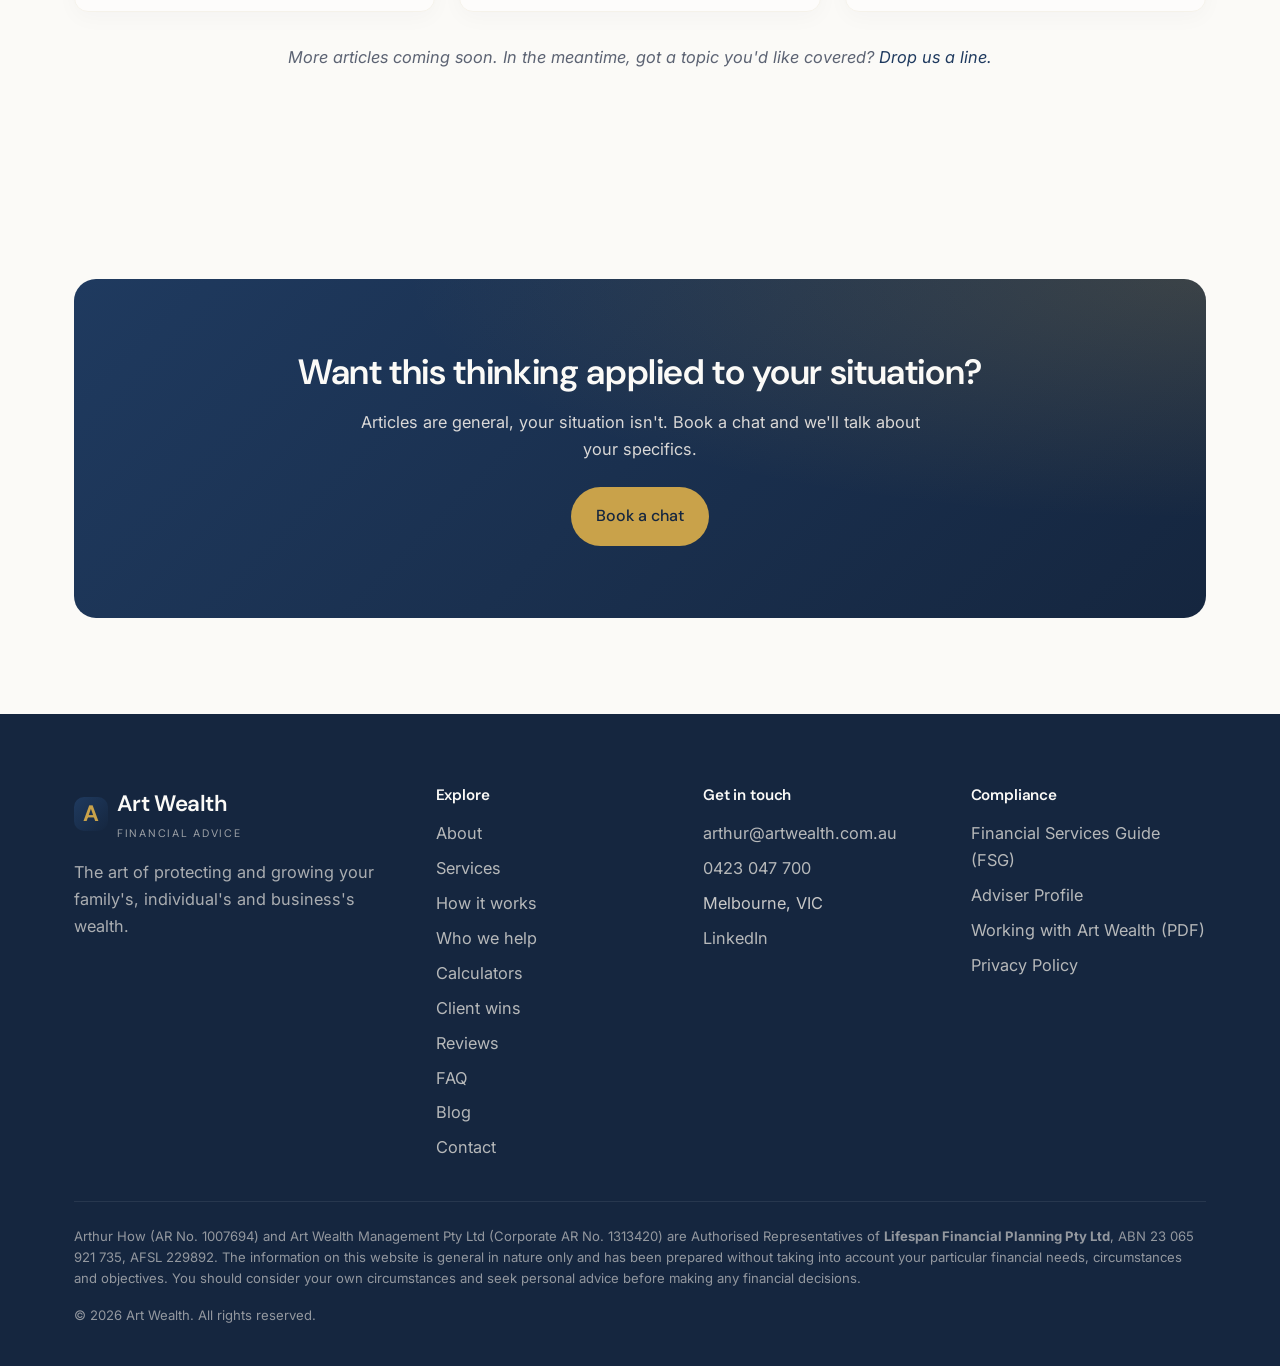
<file: blog.html>
<!DOCTYPE html>
<html lang="en-AU">
<head>
  <meta charset="UTF-8">
  <meta name="viewport" content="width=device-width, initial-scale=1.0">
  <title>Blog, Money, made simple | Art Wealth Australia</title>
  <meta name="description" content="Plain-English thinking on super, insurance, retirement, investing and small business, from Arthur How, CFP®.">
  <meta name="theme-color" content="#1F3A5F">
  <link rel="apple-touch-icon" sizes="180x180" href="assets/images/apple-touch-icon.png">
  <link rel="icon" type="image/png" sizes="32x32" href="assets/images/favicon-32x32.png">
  <link rel="icon" type="image/png" sizes="16x16" href="assets/images/favicon-16x16.png">
  <link rel="preconnect" href="https://fonts.googleapis.com">
  <link rel="preconnect" href="https://fonts.gstatic.com" crossorigin>
  <link href="https://fonts.googleapis.com/css2?family=DM+Sans:wght@400;500;600;700&family=Inter:wght@400;500;600&display=swap" rel="stylesheet">
  <link rel="stylesheet" href="assets/css/style.css">
</head>
<body>

<header class="site-header">
  <div class="container">
    <nav class="nav">
      <a href="index.html" class="logo"><span class="mark">A</span><span>Art Wealth<small>Financial Advice</small></span></a>
      <ul class="nav-links">
        <li><a href="index.html">Home</a></li>
        <li><a href="about.html">About</a></li>
        <li><a href="services.html">Services</a></li>
        <li><a href="process.html">How it works</a></li>
        <li><a href="who-we-work-with.html">Who we help</a></li>
        <li><a href="calculators.html">Calculators</a></li>
        <li><a href="client-wins.html">Client wins</a></li>
        <li><a href="reviews.html">Reviews</a></li>
        <li><a href="faq.html">FAQ</a></li>
        <li><a href="blog.html">Blog</a></li>
        <li><a href="contact.html">Contact</a></li>
      </ul>
      <div class="nav-cta"><a href="contact.html" class="btn btn-primary">Book a chat</a></div>
      <button class="nav-toggle" aria-label="Open menu" aria-expanded="false"><span></span><span></span><span></span></button>
    </nav>
  </div>
</header>

<section class="page-hero">
  <div class="container">
    <span class="eyebrow">Blog</span>
    <h1>Money, made simple.</h1>
    <p class="lead">Practical, jargon-free thinking on the financial things that actually matter for Australian families, individuals and business owners.</p>
    <div style="display: flex; gap: 0.6rem; justify-content: center; flex-wrap: wrap; margin-top: var(--sp-3);">
      <span class="pill">All</span>
      <span class="pill">Super Made Simple</span>
      <span class="pill">Insurance Explained</span>
      <span class="pill">Retirement Real-Talk</span>
      <span class="pill">Investing Basics</span>
      <span class="pill">Small Business Corner</span>
    </div>
  </div>
</section>

<section>
  <div class="container">
    <div class="blog-grid">
      <a class="blog-card fade-in" href="blog/super-mistakes-costing-you.html">
        <div class="blog-thumb"></div>
        <div class="blog-card-body">
          <span class="category">Super Made Simple</span>
          <h3>Five super mistakes that quietly cost you tens of thousands</h3>
          <p>Most Australians have at least one of these. Here's how to spot and fix them.</p>
          <span class="read-more">Read article →</span>
        </div>
      </a>
      <a class="blog-card fade-in" href="blog/super-insurance-gaps.html">
        <div class="blog-thumb"></div>
        <div class="blog-card-body">
          <span class="category">Insurance Explained</span>
          <h3>Why your super insurance might not be enough, and what to do about it</h3>
          <p>Default cover is better than nothing. It's also rarely the right answer.</p>
          <span class="read-more">Read article →</span>
        </div>
      </a>
      <a class="blog-card fade-in" href="blog/retirement-real-number.html">
        <div class="blog-thumb"></div>
        <div class="blog-card-body">
          <span class="category">Retirement Real-Talk</span>
          <h3>How much is "enough"? A grown-up answer to retirement planning</h3>
          <p>Forget the magic number. Here's how we model it for real Australian families.</p>
          <span class="read-more">Read article →</span>
        </div>
      </a>
      <div class="blog-card fade-in coming-soon" style="opacity: 0.55; cursor: default;">
        <div class="blog-thumb"></div>
        <div class="blog-card-body">
          <span class="category">Investing Basics</span>
          <h3>The honest case for boring investing</h3>
          <p>Why slow-and-steady is still the strongest play for most long-term goals.</p>
          <span class="read-more">Coming soon</span>
        </div>
      </div>
      <div class="blog-card fade-in coming-soon" style="opacity: 0.55; cursor: default;">
        <div class="blog-thumb"></div>
        <div class="blog-card-body">
          <span class="category">Small Business Corner</span>
          <h3>Three things every Australian business owner should fix this financial year</h3>
          <p>Insurance, super, and structure, small tweaks, big long-term difference.</p>
          <span class="read-more">Coming soon</span>
        </div>
      </div>
      <div class="blog-card fade-in coming-soon" style="opacity: 0.55; cursor: default;">
        <div class="blog-thumb"></div>
        <div class="blog-card-body">
          <span class="category">Insurance Explained</span>
          <h3>Income protection: how to actually make the right call</h3>
          <p>Inside vs outside super, agreed value vs indemnity, level vs stepped, explained.</p>
          <span class="read-more">Coming soon</span>
        </div>
      </div>
    </div>
    <p class="center mt-4" style="color: var(--ink-500);"><em>More articles coming soon. In the meantime, got a topic you'd like covered? <a href="contact.html">Drop us a line.</a></em></p>
  </div>
</section>

<!-- ============ CTA ============ -->
<section>
  <div class="container">
    <div class="cta-banner fade-in">
      <h2>Want this thinking applied to your situation?</h2>
      <p>Articles are general, your situation isn't. Book a chat and we'll talk about your specifics.</p>
      <a href="contact.html" class="btn btn-honey">Book a chat</a>
    </div>
  </div>
</section>

<!-- ============ FOOTER ============ -->
<footer class="site-footer">
  <div class="container">
    <div class="footer-grid">
      <div>
        <a href="index.html" class="logo"><span class="mark">A</span><span>Art Wealth<small>Financial Advice</small></span></a>
        <p style="margin-top: var(--sp-2); color: rgba(251,246,238,0.65);">The art of protecting and growing your family's, individual's and business's wealth.</p>
      </div>
      <div><h4>Explore</h4><ul>
        <li><a href="about.html">About</a></li>
        <li><a href="services.html">Services</a></li>
        <li><a href="process.html">How it works</a></li>
        <li><a href="who-we-work-with.html">Who we help</a></li>
        <li><a href="calculators.html">Calculators</a></li>
        <li><a href="client-wins.html">Client wins</a></li>
        <li><a href="reviews.html">Reviews</a></li>
        <li><a href="faq.html">FAQ</a></li>
        <li><a href="blog.html">Blog</a></li>
        <li><a href="contact.html">Contact</a></li>
      </ul></div>
      <div><h4>Get in touch</h4><ul>
        <li><a href="mailto:arthur@artwealth.com.au">arthur@artwealth.com.au</a></li>
        <li><a href="tel:0423047700">0423 047 700</a></li>
        <li>Melbourne, VIC</li>
        <li><a href="https://www.linkedin.com/in/arthur-how-46ab5333/" target="_blank" rel="noopener">LinkedIn</a></li>
      </ul></div>
      <div><h4>Compliance</h4><ul>
        <li><a href="docs/financial-services-guide.pdf?v=20261021">Financial Services Guide (FSG)</a></li>
        <li><a href="docs/adviser-profile.pdf?v=20261021">Adviser Profile</a></li>
        <li><a href="docs/working-with-art-wealth.pdf?v=20261021">Working with Art Wealth (PDF)</a></li>
        <li><a href="https://lifespanfp.com.au/privacy-policy/" target="_blank" rel="noopener">Privacy Policy</a></li>
      </ul></div>
    </div>
    <div class="disclosure">
      <p>Arthur How (AR No. 1007694) and Art Wealth Management Pty Ltd (Corporate AR No. 1313420) are Authorised Representatives of <strong>Lifespan Financial Planning Pty Ltd</strong>, ABN 23 065 921 735, AFSL 229892. The information on this website is general in nature only and has been prepared without taking into account your particular financial needs, circumstances and objectives. You should consider your own circumstances and seek personal advice before making any financial decisions.</p>
      <p>© <span id="year"></span> Art Wealth. All rights reserved.</p>
    </div>
  </div>
</footer>

<script src="assets/js/main.js"></script>
<script>document.getElementById('year').textContent = new Date().getFullYear();</script>
</body>
</html>
</file>
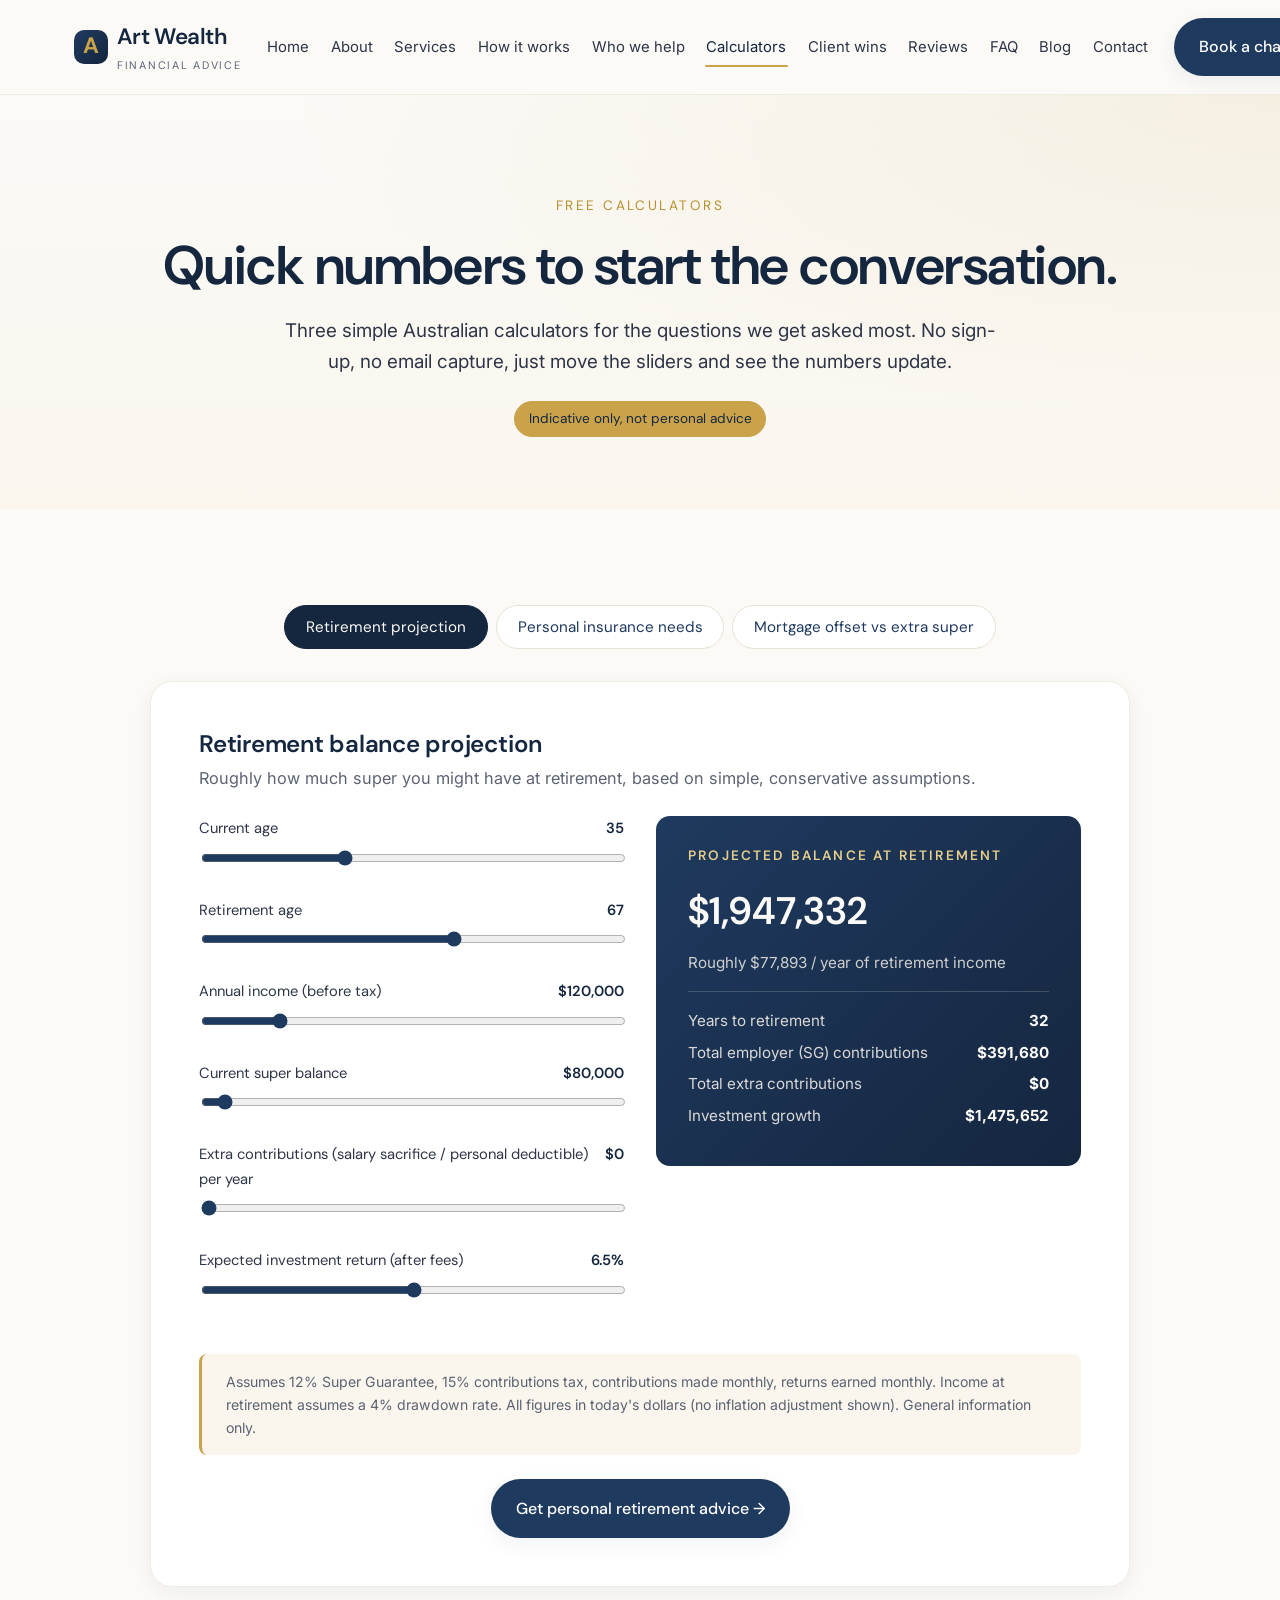
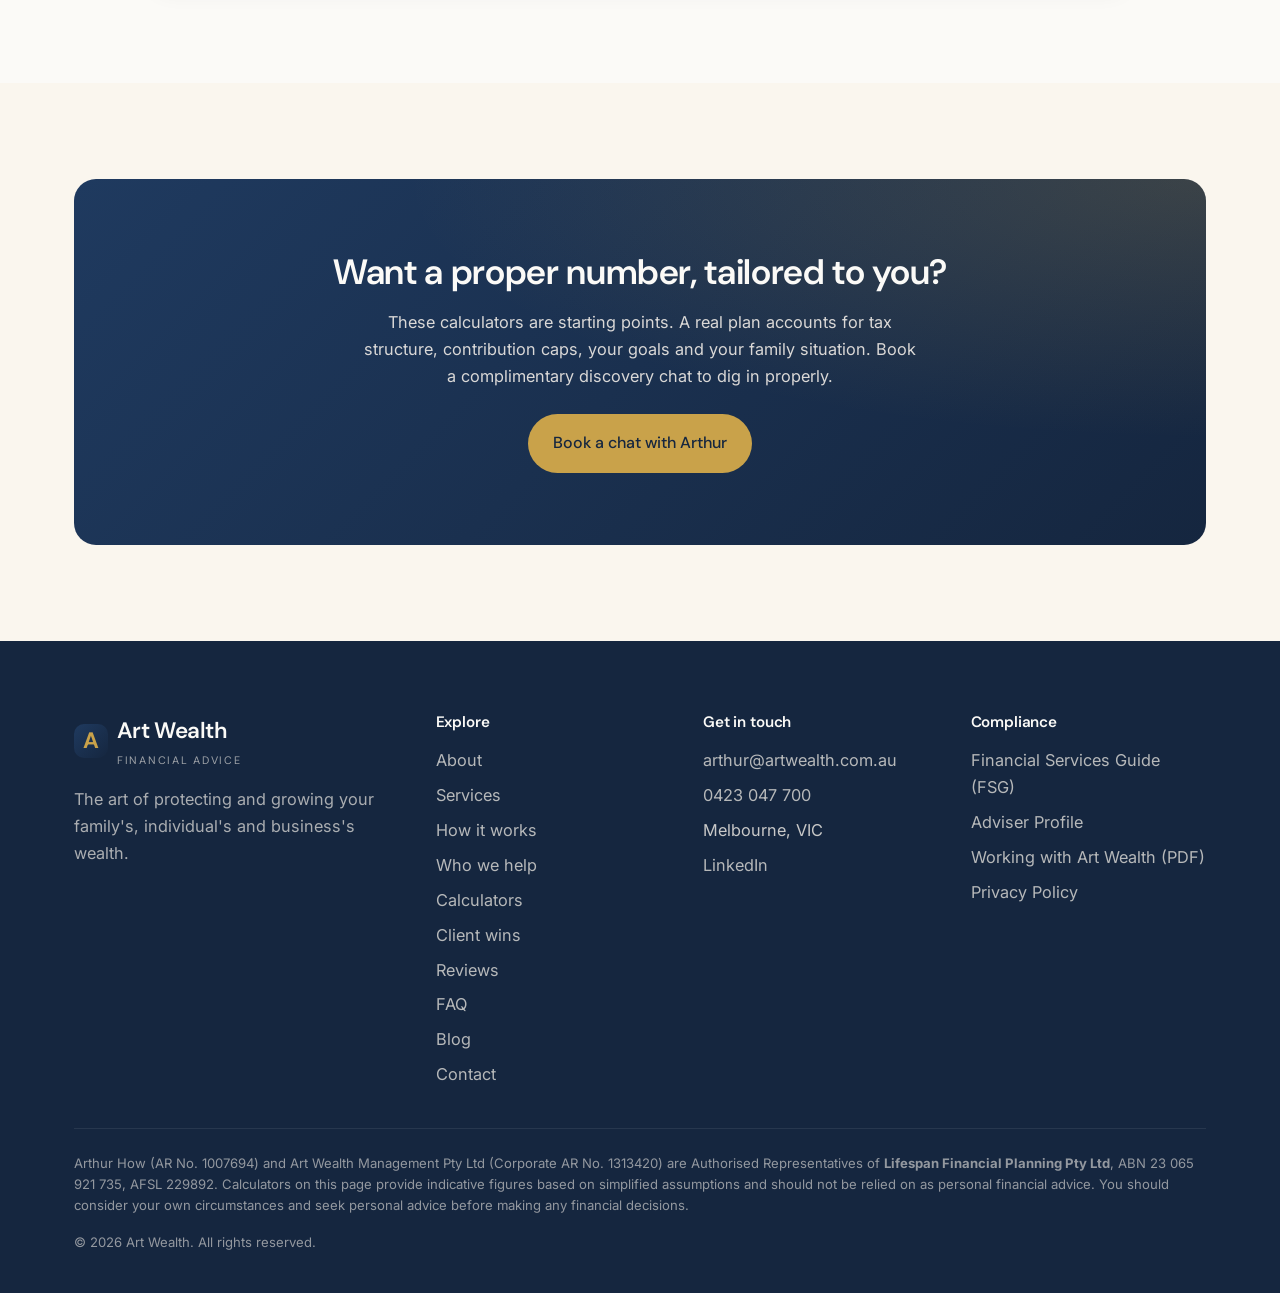
<file: calculators.html>
<!DOCTYPE html>
<html lang="en-AU">
<head>
  <meta charset="UTF-8">
  <meta name="viewport" content="width=device-width, initial-scale=1.0">
  <title>Free Financial Calculators, Retirement, Insurance, Mortgage Offset | Art Wealth</title>
  <meta name="description" content="Three free Australian financial calculators, retirement income projection, personal insurance needs, and mortgage offset vs extra super contributions.">
  <meta name="theme-color" content="#1F3A5F">
  <link rel="apple-touch-icon" sizes="180x180" href="assets/images/apple-touch-icon.png">
  <link rel="icon" type="image/png" sizes="32x32" href="assets/images/favicon-32x32.png">
  <link rel="icon" type="image/png" sizes="16x16" href="assets/images/favicon-16x16.png">
  <link rel="preconnect" href="https://fonts.googleapis.com">
  <link rel="preconnect" href="https://fonts.gstatic.com" crossorigin>
  <link href="https://fonts.googleapis.com/css2?family=DM+Sans:wght@400;500;600;700&family=Inter:wght@400;500;600&display=swap" rel="stylesheet">
  <link rel="stylesheet" href="assets/css/style.css">
</head>
<body>

<header class="site-header">
  <div class="container">
    <nav class="nav">
      <a href="index.html" class="logo"><span class="mark">A</span><span>Art Wealth<small>Financial Advice</small></span></a>
      <ul class="nav-links">
        <li><a href="index.html">Home</a></li>
        <li><a href="about.html">About</a></li>
        <li><a href="services.html">Services</a></li>
        <li><a href="process.html">How it works</a></li>
        <li><a href="who-we-work-with.html">Who we help</a></li>
        <li><a href="calculators.html">Calculators</a></li>
        <li><a href="client-wins.html">Client wins</a></li>
        <li><a href="reviews.html">Reviews</a></li>
        <li><a href="faq.html">FAQ</a></li>
        <li><a href="blog.html">Blog</a></li>
        <li><a href="contact.html">Contact</a></li>
      </ul>
      <div class="nav-cta"><a href="contact.html" class="btn btn-primary">Book a chat</a></div>
      <button class="nav-toggle" aria-label="Open menu" aria-expanded="false"><span></span><span></span><span></span></button>
    </nav>
  </div>
</header>

<section class="page-hero">
  <div class="container">
    <span class="eyebrow">Free calculators</span>
    <h1>Quick numbers to start the conversation.</h1>
    <p class="lead">Three simple Australian calculators for the questions we get asked most. No sign-up, no email capture, just move the sliders and see the numbers update.</p>
    <div style="display: flex; gap: var(--sp-3); justify-content: center; flex-wrap: wrap; margin-top: var(--sp-3);">
      <span class="pill honey">Indicative only, not personal advice</span>
    </div>
  </div>
</section>

<section>
  <div class="container">

    <!-- TAB NAV -->
    <div class="calc-tabs fade-in">
      <button class="calc-tab active" data-target="retirement">Retirement projection</button>
      <button class="calc-tab" data-target="insurance">Personal insurance needs</button>
      <button class="calc-tab" data-target="offset">Mortgage offset vs extra super</button>
    </div>

    <!-- ============ CALC 1: RETIREMENT ============ -->
    <div class="calc-panel active fade-in" id="retirement">
      <h2>Retirement balance projection</h2>
      <p class="calc-intro">Roughly how much super you might have at retirement, based on simple, conservative assumptions.</p>
      <div class="calc-grid">
        <div>
          <div class="calc-input-group">
            <label>Current age <span class="val" id="r-age-val">35</span></label>
            <input type="range" id="r-age" min="20" max="65" step="1" value="35">
          </div>
          <div class="calc-input-group">
            <label>Retirement age <span class="val" id="r-retire-val">67</span></label>
            <input type="range" id="r-retire" min="55" max="75" step="1" value="67">
          </div>
          <div class="calc-input-group">
            <label>Annual income (before tax) <span class="val" id="r-salary-val">$120,000</span></label>
            <input type="range" id="r-salary" min="40000" max="500000" step="5000" value="120000">
          </div>
          <div class="calc-input-group">
            <label>Current super balance <span class="val" id="r-balance-val">$80,000</span></label>
            <input type="range" id="r-balance" min="0" max="2000000" step="5000" value="80000">
          </div>
          <div class="calc-input-group">
            <label>Extra contributions (salary sacrifice / personal deductible) per year <span class="val" id="r-extra-val">$0</span></label>
            <input type="range" id="r-extra" min="0" max="30000" step="500" value="0">
          </div>
          <div class="calc-input-group">
            <label>Expected investment return (after fees) <span class="val" id="r-return-val">6.5%</span></label>
            <input type="range" id="r-return" min="3" max="10" step="0.1" value="6.5">
          </div>
        </div>
        <div class="calc-result">
          <h3>Projected balance at retirement</h3>
          <p class="big" id="r-balance-out">$0</p>
          <p class="secondary" id="r-income-out">Roughly $0 / year of retirement income</p>
          <hr>
          <div class="breakdown">
            <div><span>Years to retirement</span><strong id="r-years-out">0</strong></div>
            <div><span>Total employer (SG) contributions</span><strong id="r-sg-out">$0</strong></div>
            <div><span>Total extra contributions</span><strong id="r-add-out">$0</strong></div>
            <div><span>Investment growth</span><strong id="r-growth-out">$0</strong></div>
          </div>
        </div>
      </div>
      <div class="calc-disclaimer">Assumes 12% Super Guarantee, 15% contributions tax, contributions made monthly, returns earned monthly. Income at retirement assumes a 4% drawdown rate. All figures in today's dollars (no inflation adjustment shown). General information only.</div>
      <div style="text-align: center; margin-top: var(--sp-3);">
        <a href="contact.html" class="btn btn-primary">Get personal retirement advice →</a>
      </div>

    </div>

    <!-- ============ CALC 2: INSURANCE ============ -->
    <div class="calc-panel fade-in" id="insurance">
      <h2>Personal insurance needs</h2>
      <p class="calc-intro">A starting estimate of how much Life and Income Protection cover you might need to keep your family on its feet.</p>
      <div class="calc-grid">
        <div>
          <div class="calc-input-group">
            <label>Annual income (after tax) <span class="val" id="i-income-val">$90,000</span></label>
            <input type="range" id="i-income" min="30000" max="500000" step="5000" value="90000">
          </div>
          <div class="calc-input-group">
            <label>Years of income to replace <span class="val" id="i-years-val">10</span></label>
            <input type="range" id="i-years" min="3" max="25" step="1" value="10">
          </div>
          <div class="calc-input-group">
            <label>Outstanding mortgage &amp; debts <span class="val" id="i-debt-val">$500,000</span></label>
            <input type="range" id="i-debt" min="0" max="2500000" step="10000" value="500000">
          </div>
          <div class="calc-input-group">
            <label>Number of dependent children <span class="val" id="i-kids-val">2</span></label>
            <input type="range" id="i-kids" min="0" max="6" step="1" value="2">
          </div>
          <div class="calc-input-group">
            <label>Cost per child to age 21 (education, support) <span class="val" id="i-kidcost-val">$80,000</span></label>
            <input type="range" id="i-kidcost" min="20000" max="300000" step="5000" value="80000">
          </div>
          <div class="calc-input-group">
            <label>Funeral &amp; estate buffer <span class="val" id="i-buffer-val">$15,000</span></label>
            <input type="range" id="i-buffer" min="0" max="50000" step="1000" value="15000">
          </div>
          <div class="calc-input-group">
            <label>Existing Life cover (super + outside) <span class="val" id="i-existing-val">$0</span></label>
            <input type="range" id="i-existing" min="0" max="3000000" step="10000" value="0">
          </div>
        </div>
        <div class="calc-result">
          <h3>Suggested cover (indicative)</h3>
          <p class="big" id="i-life-out">$0</p>
          <p class="secondary">Total Life / TPD lump sum required</p>
          <hr>
          <div class="breakdown">
            <div><span>Income replacement</span><strong id="i-increp-out">$0</strong></div>
            <div><span>Debt payout</span><strong id="i-debtout-out">$0</strong></div>
            <div><span>Children's needs</span><strong id="i-kidsout-out">$0</strong></div>
            <div><span>Funeral / buffer</span><strong id="i-bufferout-out">$0</strong></div>
            <div><span>Less existing cover</span><strong id="i-existingout-out">$0</strong></div>
          </div>
          <hr>
          <p class="secondary"><strong>Income protection (suggested):</strong> <span id="i-ip-out">$0</span> / month (typically 70% of pre-tax income)</p>
        </div>
      </div>
      <div class="calc-disclaimer">A starting point only. Real insurance needs depend on your family situation, future plans, existing assets, sick leave entitlements, employer cover and how you'd like the family to live if something happened. Always seek personal advice before applying.</div>
      <div style="text-align: center; margin-top: var(--sp-3);">
        <a href="contact.html" class="btn btn-primary">Get a tailored insurance review →</a>
      </div>

    </div>

    <!-- ============ CALC 3: OFFSET vs SUPER ============ -->
    <div class="calc-panel fade-in" id="offset">
      <h2>Mortgage offset vs extra super</h2>
      <p class="calc-intro">If you have spare cashflow, should you put it on your mortgage (offset) or salary sacrifice into super? This compares the two side by side.</p>
      <div class="calc-grid">
        <div>
          <div class="calc-input-group">
            <label>Spare amount per year <span class="val" id="o-amount-val">$10,000</span></label>
            <input type="range" id="o-amount" min="1000" max="40000" step="500" value="10000">
          </div>
          <div class="calc-input-group">
            <label>Years to compare <span class="val" id="o-years-val">15</span></label>
            <input type="range" id="o-years" min="3" max="30" step="1" value="15">
          </div>
          <div class="calc-input-group">
            <label>Mortgage interest rate <span class="val" id="o-rate-val">6.0%</span></label>
            <input type="range" id="o-rate" min="3" max="10" step="0.1" value="6.0">
          </div>
          <div class="calc-input-group">
            <label>Marginal tax rate (incl. Medicare) <span class="val" id="o-mtr-val">39%</span></label>
            <select id="o-mtr">
              <option value="0.21">21% (up to $45k)</option>
              <option value="0.32">32% ($45k–$135k)</option>
              <option value="0.39" selected>39% ($135k–$190k)</option>
              <option value="0.47">47% ($190k+)</option>
            </select>
          </div>
          <div class="calc-input-group">
            <label>Expected super return (after fees) <span class="val" id="o-super-val">6.5%</span></label>
            <input type="range" id="o-super" min="3" max="10" step="0.1" value="6.5">
          </div>
        </div>
        <div class="calc-result">
          <h3>After <span id="o-yearslabel">15</span> years</h3>
          <p class="big" id="o-winner">, </p>
          <p class="secondary" id="o-diff-out">&nbsp;</p>
          <hr>
          <div class="breakdown">
            <div><span>Offset value (after tax)</span><strong id="o-offset-out">$0</strong></div>
            <div><span>Super value (after 15% contributions tax)</span><strong id="o-superout-out">$0</strong></div>
            <div><span>Each year, into offset</span><strong id="o-offset-net-out">$0</strong></div>
            <div><span>Each year, into super (gross)</span><strong id="o-super-net-out">$0</strong></div>
          </div>
        </div>
      </div>
      <div class="calc-disclaimer">Simple comparison: offset uses your after-tax dollar; salary sacrifice uses your gross dollar but is taxed 15% on entry and locked in super. Doesn't model concessional cap, CGT, debt recycling, Division 293, future tax changes, or behavioural factors. Always seek personal advice before changing your strategy.</div>
      <div style="text-align: center; margin-top: var(--sp-3);">
        <a href="contact.html" class="btn btn-primary">Talk through your situation with us →</a>
      </div>

    </div>

  </div>
</section>

<!-- ============ CTA ============ -->
<section class="bg-cream">
  <div class="container">
    <div class="cta-banner fade-in">
      <h2>Want a proper number, tailored to you?</h2>
      <p>These calculators are starting points. A real plan accounts for tax structure, contribution caps, your goals and your family situation. Book a complimentary discovery chat to dig in properly.</p>
      <a href="contact.html" class="btn btn-honey">Book a chat with Arthur</a>
    </div>
  </div>
</section>

<!-- ============ FOOTER ============ -->
<footer class="site-footer">
  <div class="container">
    <div class="footer-grid">
      <div>
        <a href="index.html" class="logo"><span class="mark">A</span><span>Art Wealth<small>Financial Advice</small></span></a>
        <p style="margin-top: var(--sp-2); color: rgba(251,246,238,0.65);">The art of protecting and growing your family's, individual's and business's wealth.</p>
      </div>
      <div><h4>Explore</h4><ul>
        <li><a href="about.html">About</a></li>
        <li><a href="services.html">Services</a></li>
        <li><a href="process.html">How it works</a></li>
        <li><a href="who-we-work-with.html">Who we help</a></li>
        <li><a href="calculators.html">Calculators</a></li>
        <li><a href="client-wins.html">Client wins</a></li>
        <li><a href="reviews.html">Reviews</a></li>
        <li><a href="faq.html">FAQ</a></li>
        <li><a href="blog.html">Blog</a></li>
        <li><a href="contact.html">Contact</a></li>
      </ul></div>
      <div><h4>Get in touch</h4><ul>
        <li><a href="mailto:arthur@artwealth.com.au">arthur@artwealth.com.au</a></li>
        <li><a href="tel:0423047700">0423 047 700</a></li>
        <li>Melbourne, VIC</li>
        <li><a href="https://www.linkedin.com/in/arthur-how-46ab5333/" target="_blank" rel="noopener">LinkedIn</a></li>
      </ul></div>
      <div><h4>Compliance</h4><ul>
        <li><a href="docs/financial-services-guide.pdf?v=20261021">Financial Services Guide (FSG)</a></li>
        <li><a href="docs/adviser-profile.pdf?v=20261021">Adviser Profile</a></li>
        <li><a href="docs/working-with-art-wealth.pdf?v=20261021">Working with Art Wealth (PDF)</a></li>
        <li><a href="https://lifespanfp.com.au/privacy-policy/" target="_blank" rel="noopener">Privacy Policy</a></li>
      </ul></div>
    </div>
    <div class="disclosure">
      <p>Arthur How (AR No. 1007694) and Art Wealth Management Pty Ltd (Corporate AR No. 1313420) are Authorised Representatives of <strong>Lifespan Financial Planning Pty Ltd</strong>, ABN 23 065 921 735, AFSL 229892. Calculators on this page provide indicative figures based on simplified assumptions and should not be relied on as personal financial advice. You should consider your own circumstances and seek personal advice before making any financial decisions.</p>
      <p>© <span id="year"></span> Art Wealth. All rights reserved.</p>
    </div>
  </div>
</footer>

<script src="assets/js/main.js"></script>
<script src="assets/js/calculators.js"></script>
<script>document.getElementById('year').textContent = new Date().getFullYear();</script>
</body>
</html>
</file>
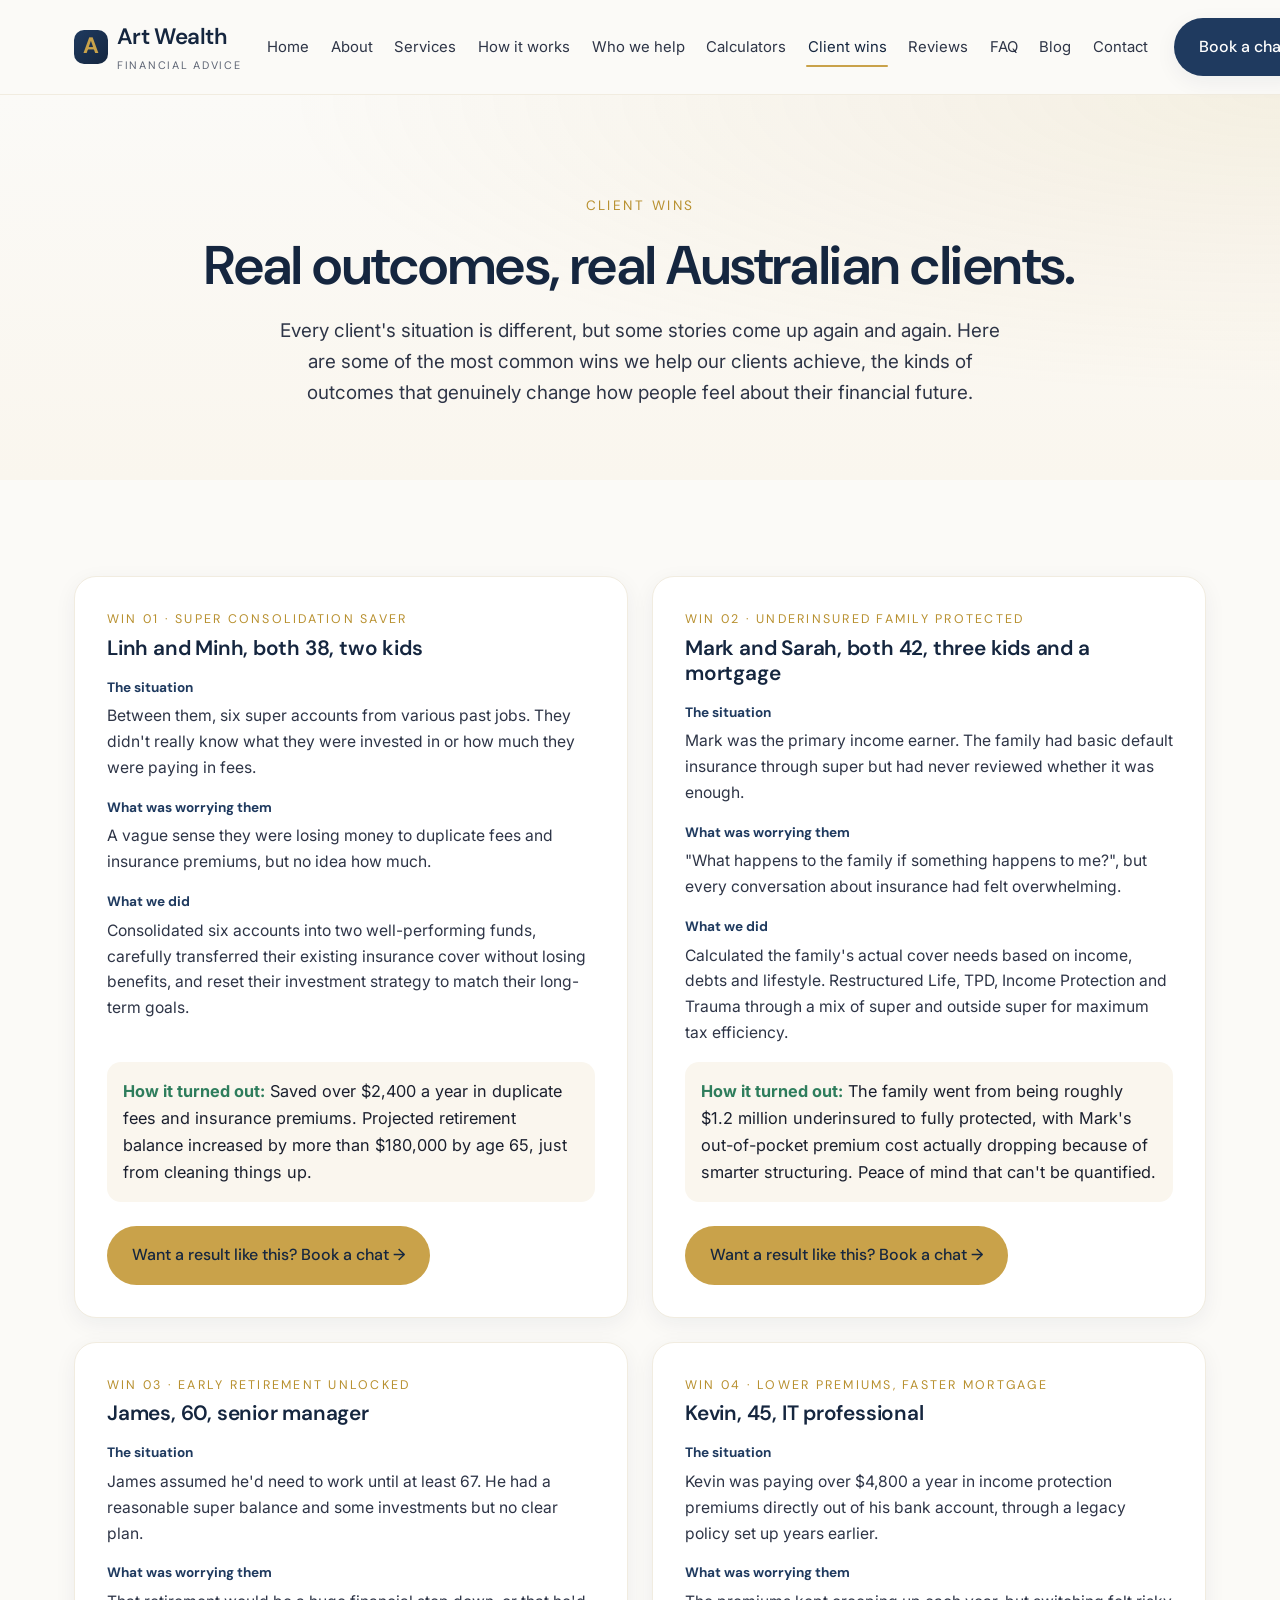
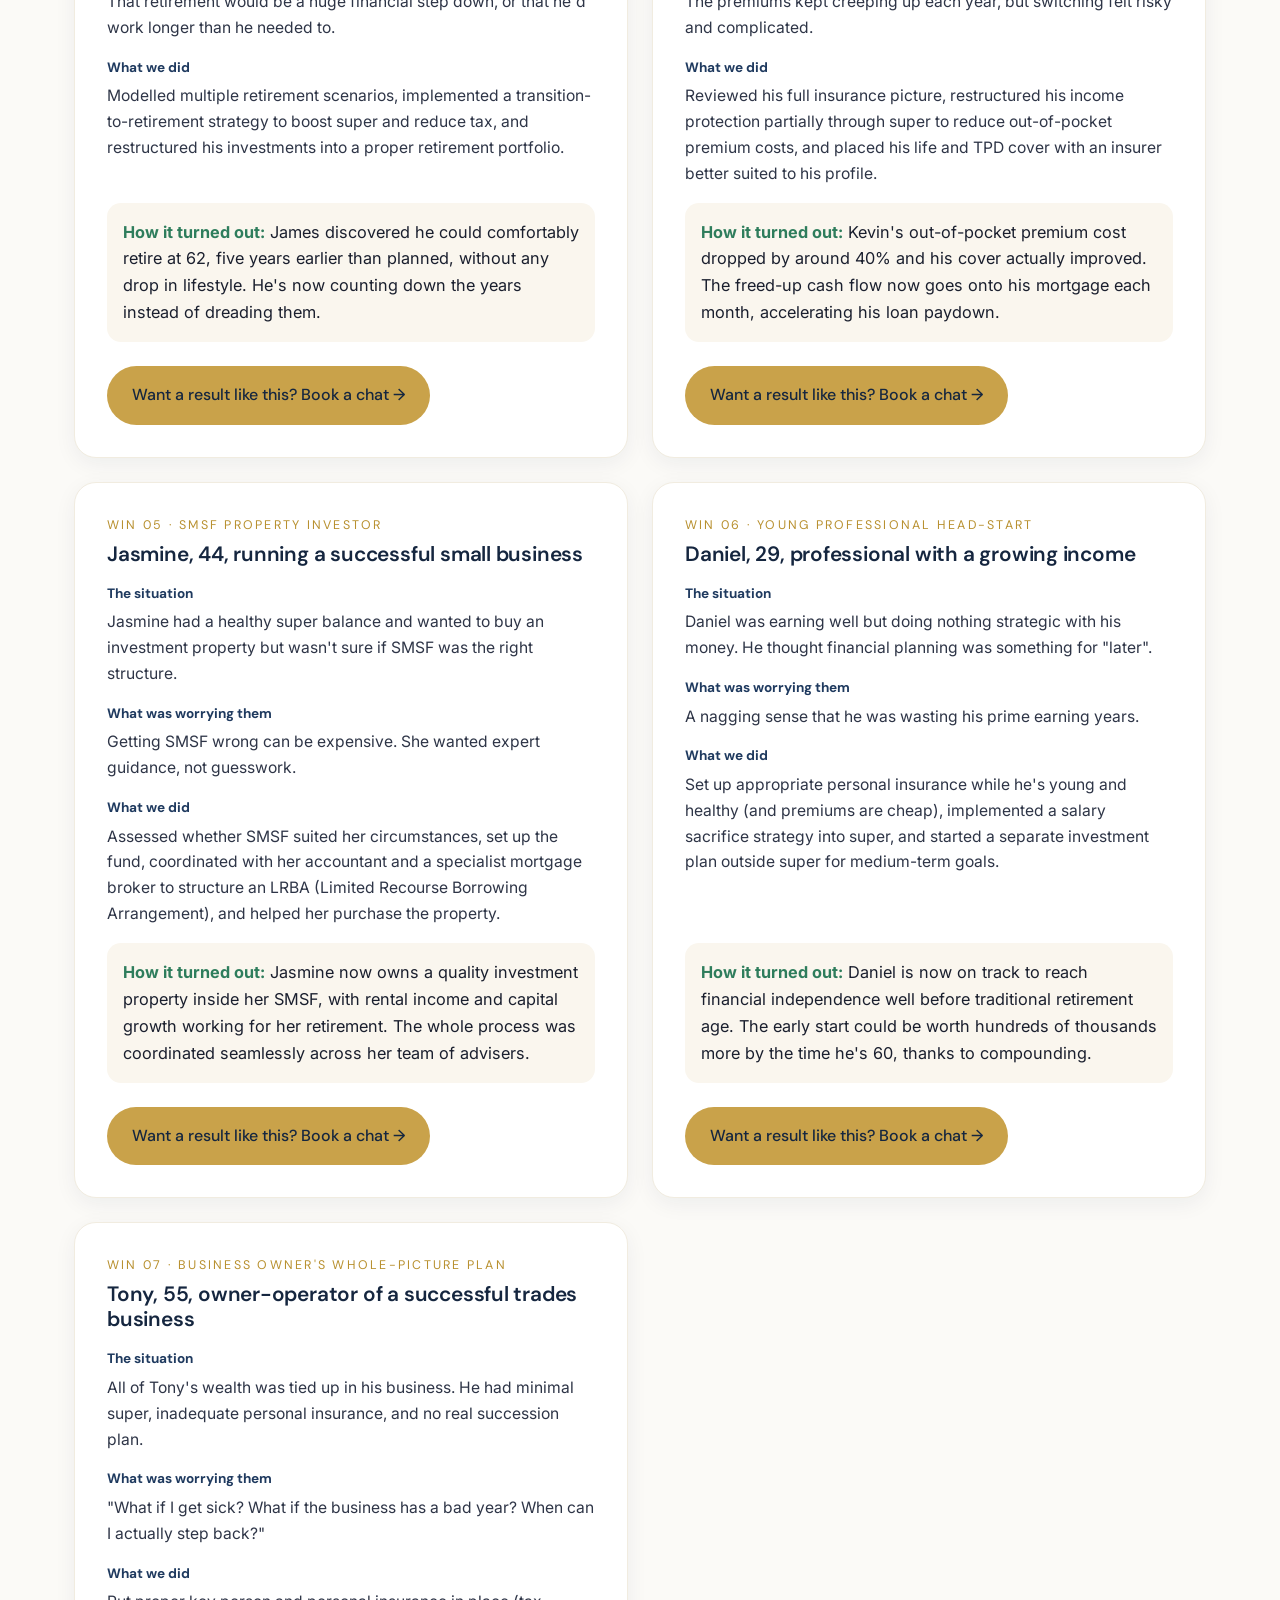
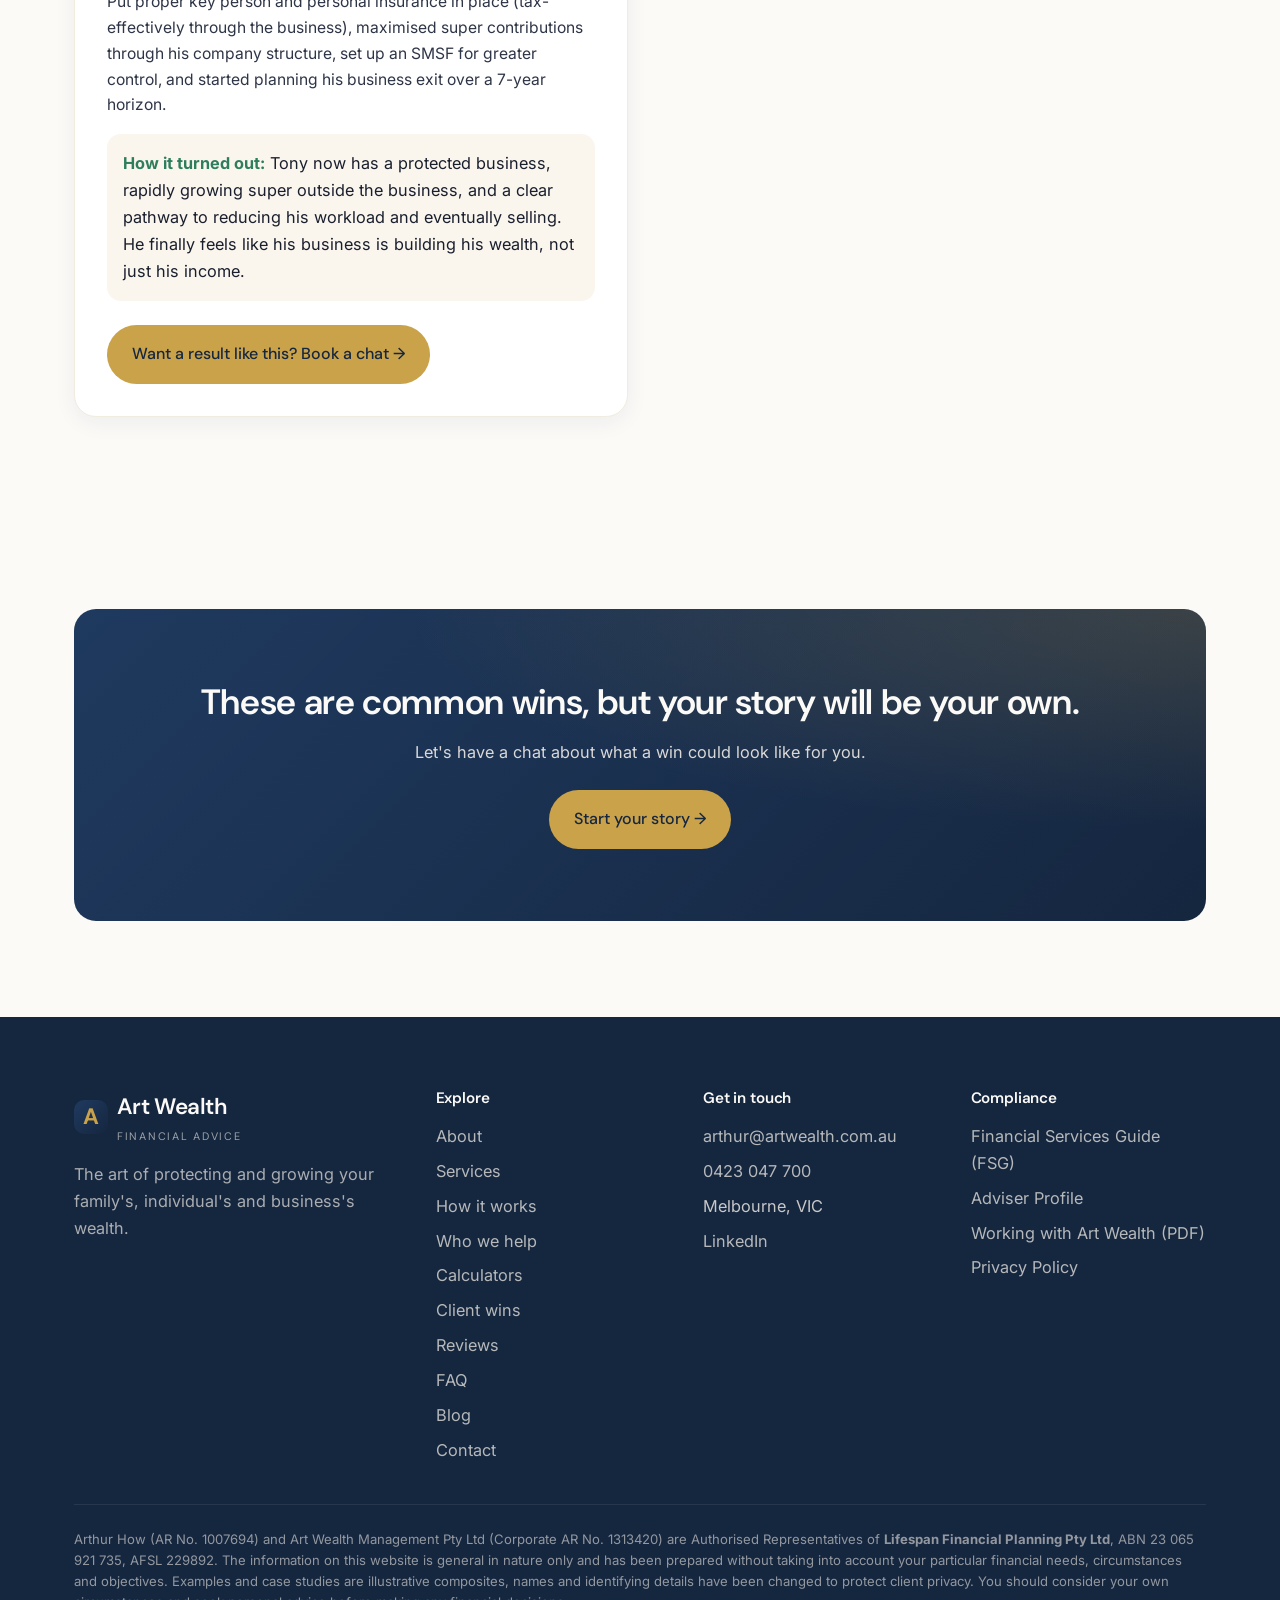
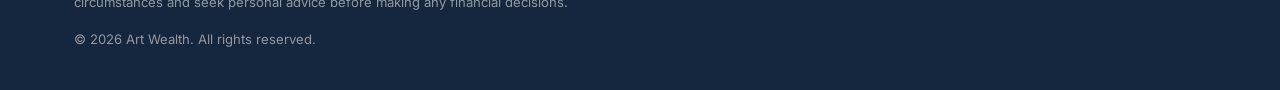
<file: client-wins.html>
<!DOCTYPE html>
<html lang="en-AU">
<head>
  <meta charset="UTF-8">
  <meta name="viewport" content="width=device-width, initial-scale=1.0">
  <title>Client Wins, Real outcomes for real Australian clients | Art Wealth</title>
  <meta name="description" content="See how we've helped clients save thousands, protect their families, retire early and build long-term wealth, seven common wins from Australian families and business owners.">
  <meta name="theme-color" content="#1F3A5F">
  <link rel="apple-touch-icon" sizes="180x180" href="assets/images/apple-touch-icon.png">
  <link rel="icon" type="image/png" sizes="32x32" href="assets/images/favicon-32x32.png">
  <link rel="icon" type="image/png" sizes="16x16" href="assets/images/favicon-16x16.png">
  <link rel="preconnect" href="https://fonts.googleapis.com">
  <link rel="preconnect" href="https://fonts.gstatic.com" crossorigin>
  <link href="https://fonts.googleapis.com/css2?family=DM+Sans:wght@400;500;600;700&family=Inter:wght@400;500;600&display=swap" rel="stylesheet">
  <link rel="stylesheet" href="assets/css/style.css">
</head>
<body>

<header class="site-header">
  <div class="container">
    <nav class="nav">
      <a href="index.html" class="logo"><span class="mark">A</span><span>Art Wealth<small>Financial Advice</small></span></a>
      <ul class="nav-links">
        <li><a href="index.html">Home</a></li>
        <li><a href="about.html">About</a></li>
        <li><a href="services.html">Services</a></li>
        <li><a href="process.html">How it works</a></li>
        <li><a href="who-we-work-with.html">Who we help</a></li>
        <li><a href="calculators.html">Calculators</a></li>
        <li><a href="client-wins.html">Client wins</a></li>
        <li><a href="reviews.html">Reviews</a></li>
        <li><a href="faq.html">FAQ</a></li>
        <li><a href="blog.html">Blog</a></li>
        <li><a href="contact.html">Contact</a></li>
      </ul>
      <div class="nav-cta"><a href="contact.html" class="btn btn-primary">Book a chat</a></div>
      <button class="nav-toggle" aria-label="Open menu" aria-expanded="false"><span></span><span></span><span></span></button>
    </nav>
  </div>
</header>

<section class="page-hero">
  <div class="container">
    <span class="eyebrow">Client wins</span>
    <h1>Real outcomes, real Australian clients.</h1>
    <p class="lead">Every client's situation is different, but some stories come up again and again. Here are some of the most common wins we help our clients achieve, the kinds of outcomes that genuinely change how people feel about their financial future.</p>
  </div>
</section>

<section>
  <div class="container">
    <div class="grid-2">

      <!-- WIN 1 -->
      <article class="win-card fade-in">
        <div class="win-num">Win 01 · Super Consolidation Saver</div>
        <h3>Linh and Minh, both 38, two kids</h3>
        <div class="row"><strong>The situation</strong><p>Between them, six super accounts from various past jobs. They didn't really know what they were invested in or how much they were paying in fees.</p></div>
        <div class="row"><strong>What was worrying them</strong><p>A vague sense they were losing money to duplicate fees and insurance premiums, but no idea how much.</p></div>
        <div class="row"><strong>What we did</strong><p>Consolidated six accounts into two well-performing funds, carefully transferred their existing insurance cover without losing benefits, and reset their investment strategy to match their long-term goals.</p></div>
        <div class="outcome"><strong>How it turned out:</strong> Saved over $2,400 a year in duplicate fees and insurance premiums. Projected retirement balance increased by more than $180,000 by age 65, just from cleaning things up.</div>

        <div style="margin-top: var(--sp-3);">
          <a href="contact.html" class="btn btn-honey">Want a result like this? Book a chat →</a>
        </div>
            </article>

      <!-- WIN 2 -->
      <article class="win-card fade-in">
        <div class="win-num">Win 02 · Underinsured Family Protected</div>
        <h3>Mark and Sarah, both 42, three kids and a mortgage</h3>
        <div class="row"><strong>The situation</strong><p>Mark was the primary income earner. The family had basic default insurance through super but had never reviewed whether it was enough.</p></div>
        <div class="row"><strong>What was worrying them</strong><p>"What happens to the family if something happens to me?", but every conversation about insurance had felt overwhelming.</p></div>
        <div class="row"><strong>What we did</strong><p>Calculated the family's actual cover needs based on income, debts and lifestyle. Restructured Life, TPD, Income Protection and Trauma through a mix of super and outside super for maximum tax efficiency.</p></div>
        <div class="outcome"><strong>How it turned out:</strong> The family went from being roughly $1.2 million underinsured to fully protected, with Mark's out-of-pocket premium cost actually dropping because of smarter structuring. Peace of mind that can't be quantified.</div>

        <div style="margin-top: var(--sp-3);">
          <a href="contact.html" class="btn btn-honey">Want a result like this? Book a chat →</a>
        </div>
            </article>

      <!-- WIN 3 -->
      <article class="win-card fade-in">
        <div class="win-num">Win 03 · Early Retirement Unlocked</div>
        <h3>James, 60, senior manager</h3>
        <div class="row"><strong>The situation</strong><p>James assumed he'd need to work until at least 67. He had a reasonable super balance and some investments but no clear plan.</p></div>
        <div class="row"><strong>What was worrying them</strong><p>That retirement would be a huge financial step down, or that he'd work longer than he needed to.</p></div>
        <div class="row"><strong>What we did</strong><p>Modelled multiple retirement scenarios, implemented a transition-to-retirement strategy to boost super and reduce tax, and restructured his investments into a proper retirement portfolio.</p></div>
        <div class="outcome"><strong>How it turned out:</strong> James discovered he could comfortably retire at 62, five years earlier than planned, without any drop in lifestyle. He's now counting down the years instead of dreading them.</div>

        <div style="margin-top: var(--sp-3);">
          <a href="contact.html" class="btn btn-honey">Want a result like this? Book a chat →</a>
        </div>
            </article>

      <!-- WIN 4 -->
      <article class="win-card fade-in">
        <div class="win-num">Win 04 · Lower Premiums, Faster Mortgage</div>
        <h3>Kevin, 45, IT professional</h3>
        <div class="row"><strong>The situation</strong><p>Kevin was paying over $4,800 a year in income protection premiums directly out of his bank account, through a legacy policy set up years earlier.</p></div>
        <div class="row"><strong>What was worrying them</strong><p>The premiums kept creeping up each year, but switching felt risky and complicated.</p></div>
        <div class="row"><strong>What we did</strong><p>Reviewed his full insurance picture, restructured his income protection partially through super to reduce out-of-pocket premium costs, and placed his life and TPD cover with an insurer better suited to his profile.</p></div>
        <div class="outcome"><strong>How it turned out:</strong> Kevin's out-of-pocket premium cost dropped by around 40% and his cover actually improved. The freed-up cash flow now goes onto his mortgage each month, accelerating his loan paydown.</div>

        <div style="margin-top: var(--sp-3);">
          <a href="contact.html" class="btn btn-honey">Want a result like this? Book a chat →</a>
        </div>
            </article>

      <!-- WIN 5 -->
      <article class="win-card fade-in">
        <div class="win-num">Win 05 · SMSF Property Investor</div>
        <h3>Jasmine, 44, running a successful small business</h3>
        <div class="row"><strong>The situation</strong><p>Jasmine had a healthy super balance and wanted to buy an investment property but wasn't sure if SMSF was the right structure.</p></div>
        <div class="row"><strong>What was worrying them</strong><p>Getting SMSF wrong can be expensive. She wanted expert guidance, not guesswork.</p></div>
        <div class="row"><strong>What we did</strong><p>Assessed whether SMSF suited her circumstances, set up the fund, coordinated with her accountant and a specialist mortgage broker to structure an LRBA (Limited Recourse Borrowing Arrangement), and helped her purchase the property.</p></div>
        <div class="outcome"><strong>How it turned out:</strong> Jasmine now owns a quality investment property inside her SMSF, with rental income and capital growth working for her retirement. The whole process was coordinated seamlessly across her team of advisers.</div>

        <div style="margin-top: var(--sp-3);">
          <a href="contact.html" class="btn btn-honey">Want a result like this? Book a chat →</a>
        </div>
            </article>

      <!-- WIN 6 -->
      <article class="win-card fade-in">
        <div class="win-num">Win 06 · Young Professional Head-Start</div>
        <h3>Daniel, 29, professional with a growing income</h3>
        <div class="row"><strong>The situation</strong><p>Daniel was earning well but doing nothing strategic with his money. He thought financial planning was something for "later".</p></div>
        <div class="row"><strong>What was worrying them</strong><p>A nagging sense that he was wasting his prime earning years.</p></div>
        <div class="row"><strong>What we did</strong><p>Set up appropriate personal insurance while he's young and healthy (and premiums are cheap), implemented a salary sacrifice strategy into super, and started a separate investment plan outside super for medium-term goals.</p></div>
        <div class="outcome"><strong>How it turned out:</strong> Daniel is now on track to reach financial independence well before traditional retirement age. The early start could be worth hundreds of thousands more by the time he's 60, thanks to compounding.</div>

        <div style="margin-top: var(--sp-3);">
          <a href="contact.html" class="btn btn-honey">Want a result like this? Book a chat →</a>
        </div>
            </article>

      <!-- WIN 7 -->
      <article class="win-card fade-in">
        <div class="win-num">Win 07 · Business Owner's Whole-Picture Plan</div>
        <h3>Tony, 55, owner-operator of a successful trades business</h3>
        <div class="row"><strong>The situation</strong><p>All of Tony's wealth was tied up in his business. He had minimal super, inadequate personal insurance, and no real succession plan.</p></div>
        <div class="row"><strong>What was worrying them</strong><p>"What if I get sick? What if the business has a bad year? When can I actually step back?"</p></div>
        <div class="row"><strong>What we did</strong><p>Put proper key person and personal insurance in place (tax-effectively through the business), maximised super contributions through his company structure, set up an SMSF for greater control, and started planning his business exit over a 7-year horizon.</p></div>
        <div class="outcome"><strong>How it turned out:</strong> Tony now has a protected business, rapidly growing super outside the business, and a clear pathway to reducing his workload and eventually selling. He finally feels like his business is building his wealth, not just his income.</div>

        <div style="margin-top: var(--sp-3);">
          <a href="contact.html" class="btn btn-honey">Want a result like this? Book a chat →</a>
        </div>
            </article>

    </div>
  </div>
</section>

<!-- ============ CTA ============ -->
<section>
  <div class="container">
    <div class="cta-banner fade-in">
      <h2>These are common wins, but your story will be your own.</h2>
      <p>Let's have a chat about what a win could look like for you.</p>
      <a href="contact.html" class="btn btn-honey">Start your story →</a>
    </div>
  </div>
</section>

<!-- ============ FOOTER ============ -->
<footer class="site-footer">
  <div class="container">
    <div class="footer-grid">
      <div>
        <a href="index.html" class="logo"><span class="mark">A</span><span>Art Wealth<small>Financial Advice</small></span></a>
        <p style="margin-top: var(--sp-2); color: rgba(251,246,238,0.65);">The art of protecting and growing your family's, individual's and business's wealth.</p>
      </div>
      <div><h4>Explore</h4><ul>
        <li><a href="about.html">About</a></li>
        <li><a href="services.html">Services</a></li>
        <li><a href="process.html">How it works</a></li>
        <li><a href="who-we-work-with.html">Who we help</a></li>
        <li><a href="calculators.html">Calculators</a></li>
        <li><a href="client-wins.html">Client wins</a></li>
        <li><a href="reviews.html">Reviews</a></li>
        <li><a href="faq.html">FAQ</a></li>
        <li><a href="blog.html">Blog</a></li>
        <li><a href="contact.html">Contact</a></li>
      </ul></div>
      <div><h4>Get in touch</h4><ul>
        <li><a href="mailto:arthur@artwealth.com.au">arthur@artwealth.com.au</a></li>
        <li><a href="tel:0423047700">0423 047 700</a></li>
        <li>Melbourne, VIC</li>
        <li><a href="https://www.linkedin.com/in/arthur-how-46ab5333/" target="_blank" rel="noopener">LinkedIn</a></li>
      </ul></div>
      <div><h4>Compliance</h4><ul>
        <li><a href="docs/financial-services-guide.pdf?v=20261021">Financial Services Guide (FSG)</a></li>
        <li><a href="docs/adviser-profile.pdf?v=20261021">Adviser Profile</a></li>
        <li><a href="docs/working-with-art-wealth.pdf?v=20261021">Working with Art Wealth (PDF)</a></li>
        <li><a href="https://lifespanfp.com.au/privacy-policy/" target="_blank" rel="noopener">Privacy Policy</a></li>
      </ul></div>
    </div>
    <div class="disclosure">
      <p>Arthur How (AR No. 1007694) and Art Wealth Management Pty Ltd (Corporate AR No. 1313420) are Authorised Representatives of <strong>Lifespan Financial Planning Pty Ltd</strong>, ABN 23 065 921 735, AFSL 229892. The information on this website is general in nature only and has been prepared without taking into account your particular financial needs, circumstances and objectives. Examples and case studies are illustrative composites, names and identifying details have been changed to protect client privacy. You should consider your own circumstances and seek personal advice before making any financial decisions.</p>
      <p>© <span id="year"></span> Art Wealth. All rights reserved.</p>
    </div>
  </div>
</footer>

<script src="assets/js/main.js"></script>
<script>document.getElementById('year').textContent = new Date().getFullYear();</script>
</body>
</html>
</file>
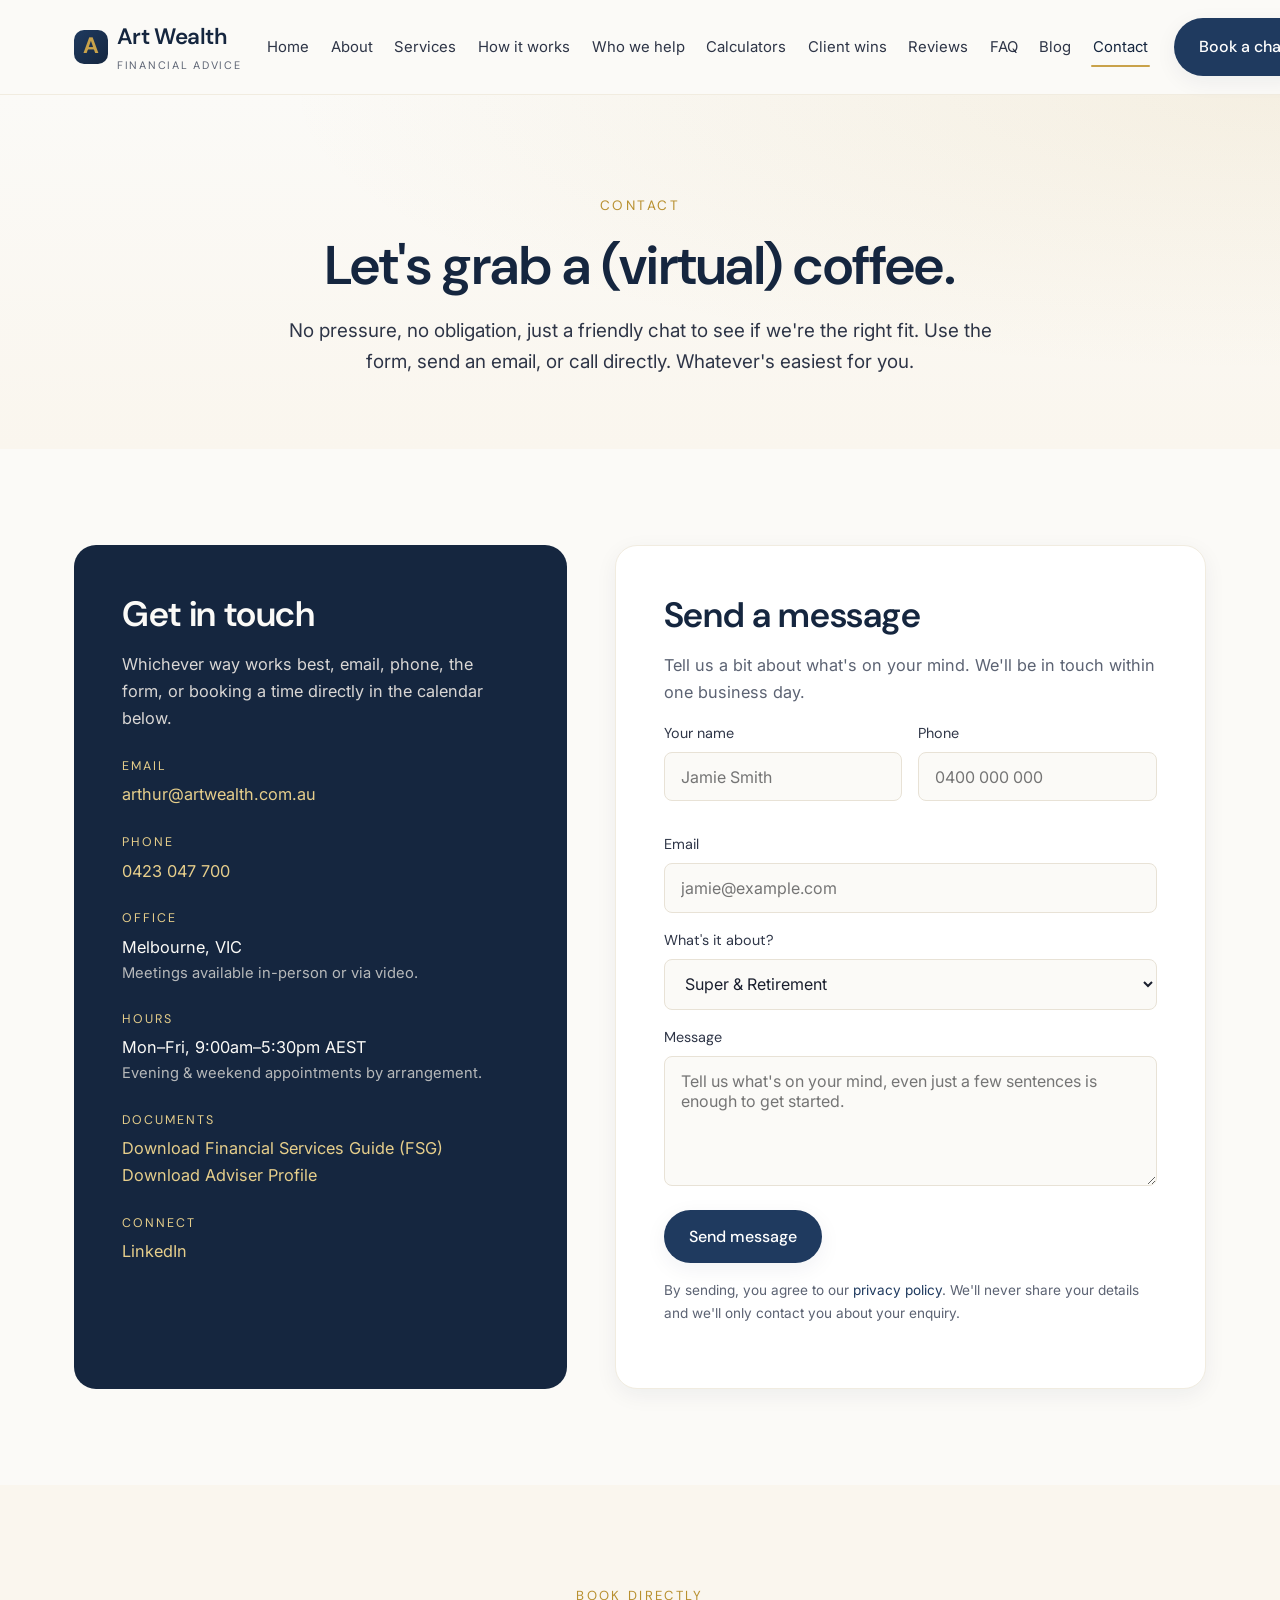
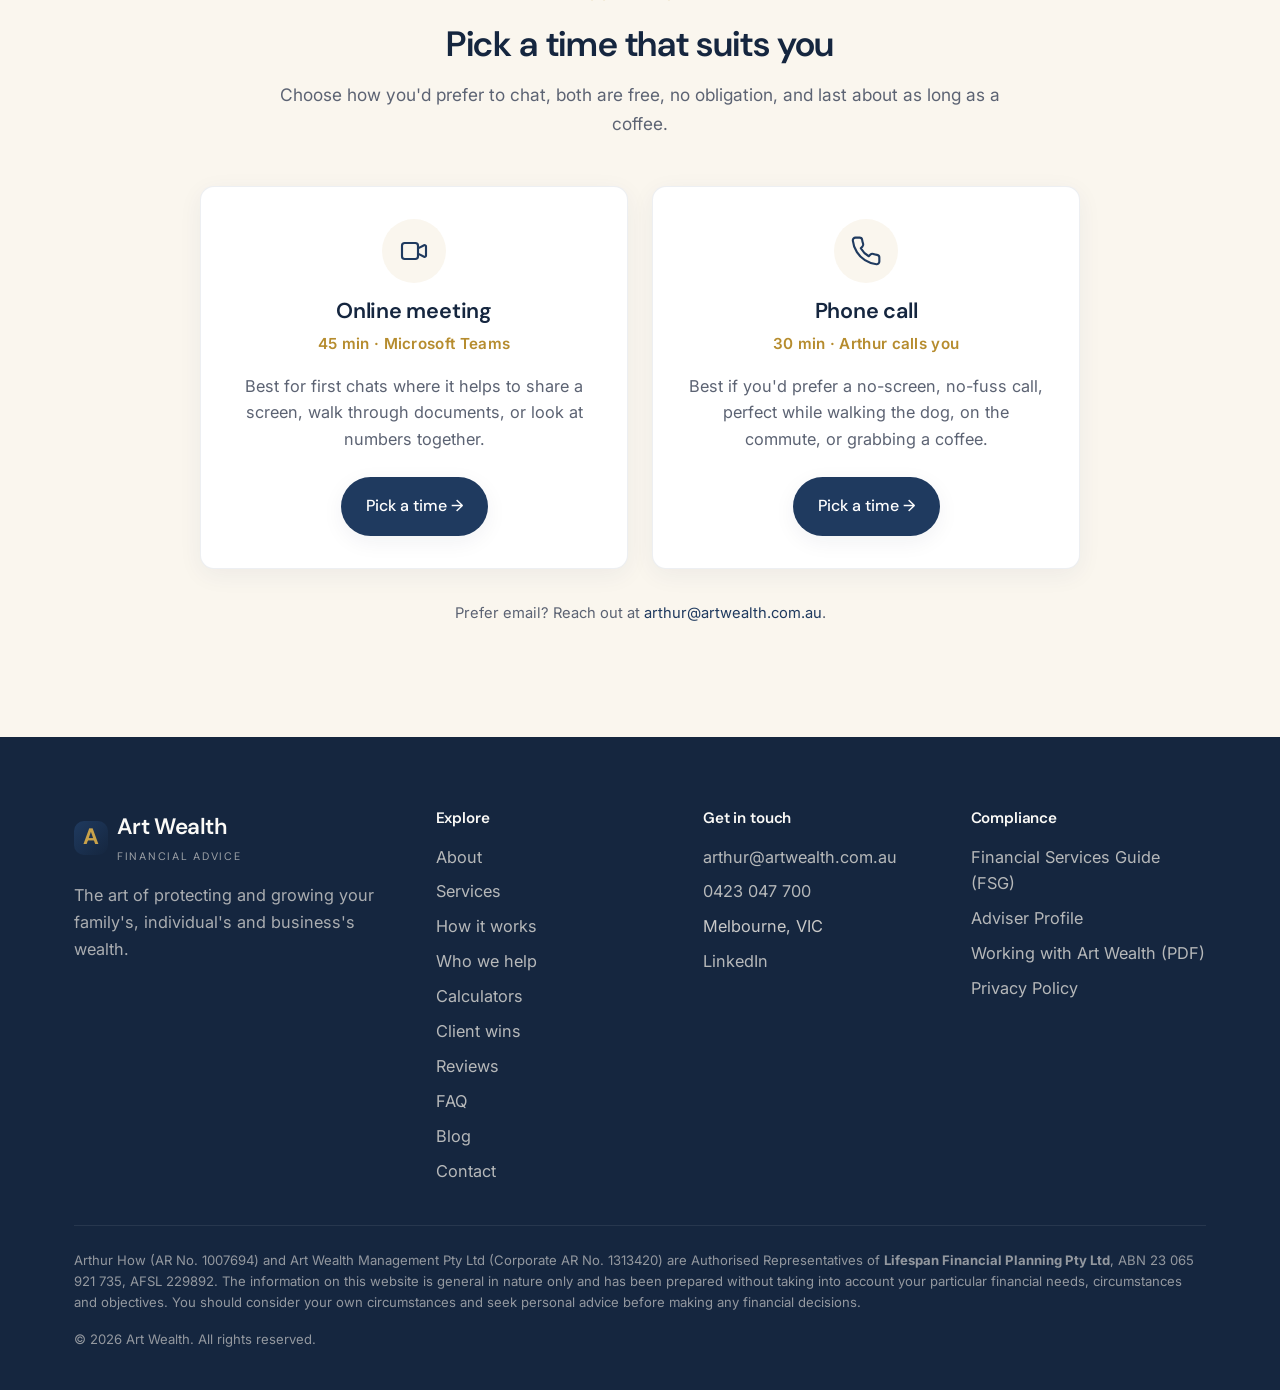
<file: contact.html>
<!DOCTYPE html>
<html lang="en-AU">
<head>
  <meta charset="UTF-8">
  <meta name="viewport" content="width=device-width, initial-scale=1.0">
  <title>Contact, Book a chat | Art Wealth Australia</title>
  <meta name="description" content="Book a free, no-obligation chat with Arthur How, CFP®. Email arthur@artwealth.com.au or call 0423 047 700.">
  <meta name="theme-color" content="#1F3A5F">
  <link rel="apple-touch-icon" sizes="180x180" href="assets/images/apple-touch-icon.png">
  <link rel="icon" type="image/png" sizes="32x32" href="assets/images/favicon-32x32.png">
  <link rel="icon" type="image/png" sizes="16x16" href="assets/images/favicon-16x16.png">
  <link rel="preconnect" href="https://fonts.googleapis.com">
  <link rel="preconnect" href="https://fonts.gstatic.com" crossorigin>
  <link href="https://fonts.googleapis.com/css2?family=DM+Sans:wght@400;500;600;700&family=Inter:wght@400;500;600&display=swap" rel="stylesheet">
  <link rel="stylesheet" href="assets/css/style.css">
</head>
<body>

<header class="site-header">
  <div class="container">
    <nav class="nav">
      <a href="index.html" class="logo"><span class="mark">A</span><span>Art Wealth<small>Financial Advice</small></span></a>
      <ul class="nav-links">
        <li><a href="index.html">Home</a></li>
        <li><a href="about.html">About</a></li>
        <li><a href="services.html">Services</a></li>
        <li><a href="process.html">How it works</a></li>
        <li><a href="who-we-work-with.html">Who we help</a></li>
        <li><a href="calculators.html">Calculators</a></li>
        <li><a href="client-wins.html">Client wins</a></li>
        <li><a href="reviews.html">Reviews</a></li>
        <li><a href="faq.html">FAQ</a></li>
        <li><a href="blog.html">Blog</a></li>
        <li><a href="contact.html">Contact</a></li>
      </ul>
      <div class="nav-cta"><a href="#book" class="btn btn-primary">Book a chat</a></div>
      <button class="nav-toggle" aria-label="Open menu" aria-expanded="false"><span></span><span></span><span></span></button>
    </nav>
  </div>
</header>

<section class="page-hero">
  <div class="container">
    <span class="eyebrow">Contact</span>
    <h1>Let's grab a (virtual) coffee.</h1>
    <p class="lead">No pressure, no obligation, just a friendly chat to see if we're the right fit. Use the form, send an email, or call directly. Whatever's easiest for you.</p>
  </div>
</section>

<section>
  <div class="container">
    <div class="contact-grid">

      <!-- ============ INFO ============ -->
      <aside class="contact-info">
        <h2>Get in touch</h2>
        <p style="color: rgba(251,246,238,0.85);">Whichever way works best, email, phone, the form, or booking a time directly in the calendar below.</p>

        <div class="info-row">
          <div class="info-label">Email</div>
          <a href="mailto:arthur@artwealth.com.au">arthur@artwealth.com.au</a>
        </div>
        <div class="info-row">
          <div class="info-label">Phone</div>
          <a href="tel:0423047700">0423 047 700</a>
        </div>
        <div class="info-row">
          <div class="info-label">Office</div>
          <p style="margin: 0;">Melbourne, VIC</p>
          <p style="margin: 0; color: rgba(251,246,238,0.7); font-size: 0.92rem;">Meetings available in-person or via video.</p>
        </div>
        <div class="info-row">
          <div class="info-label">Hours</div>
          <p style="margin: 0;">Mon–Fri, 9:00am–5:30pm AEST</p>
          <p style="margin: 0; color: rgba(251,246,238,0.7); font-size: 0.92rem;">Evening &amp; weekend appointments by arrangement.</p>
        </div>
        <div class="info-row">
          <div class="info-label">Documents</div>
          <a href="docs/financial-services-guide.pdf?v=20261021">Download Financial Services Guide (FSG)</a><br>
          <a href="docs/adviser-profile.pdf?v=20261021">Download Adviser Profile</a>
        </div>
        <div class="info-row">
          <div class="info-label">Connect</div>
          <a href="https://www.linkedin.com/in/arthur-how-46ab5333/" target="_blank" rel="noopener">LinkedIn</a>
        </div>
      </aside>

      <!-- ============ FORM ============ -->
      <div class="form-card">
        <h2>Send a message</h2>
        <p style="color: var(--ink-500);">Tell us a bit about what's on your mind. We'll be in touch within one business day.</p>
        <form data-contact-form name="contact" method="POST" data-netlify="true" netlify-honeypot="bot-field">
          <input type="hidden" name="form-name" value="contact">
          <p style="position:absolute;left:-9999px;" aria-hidden="true">
            <label>Don't fill this out if you're human: <input name="bot-field"></label>
          </p>
          <div class="form-row">
            <div class="form-field">
              <label for="name">Your name</label>
              <input id="name" name="name" type="text" required placeholder="Jamie Smith">
            </div>
            <div class="form-field">
              <label for="phone">Phone</label>
              <input id="phone" name="phone" type="tel" placeholder="0400 000 000">
            </div>
          </div>
          <div class="form-field">
            <label for="email">Email</label>
            <input id="email" name="email" type="email" required placeholder="jamie@example.com">
          </div>
          <div class="form-field">
            <label for="topic">What's it about?</label>
            <select id="topic" name="topic">
              <option value="super">Super &amp; Retirement</option>
              <option value="insurance">Personal Insurance</option>
              <option value="investment">Investment / Wealth Accumulation</option>
              <option value="business">Business Owner Strategies</option>
              <option value="other">Something else</option>
            </select>
          </div>
          <div class="form-field">
            <label for="message">Message</label>
            <textarea id="message" name="message" placeholder="Tell us what's on your mind, even just a few sentences is enough to get started."></textarea>
          </div>
          <button class="btn btn-primary" type="submit">Send message</button>
          <p class="form-note" data-form-note>By sending, you agree to our <a href="https://lifespanfp.com.au/privacy-policy/" target="_blank" rel="noopener">privacy policy</a>. We'll never share your details and we'll only contact you about your enquiry.</p>
        </form>
      </div>

    </div>
  </div>
</section>

<!-- ============ BOOKING CALENDAR EMBED ============ -->
<section id="book" class="bg-cream">
  <div class="container">
    <div class="section-head">
      <span class="eyebrow">Book directly</span>
      <h2>Pick a time that suits you</h2>
      <p>Choose how you'd prefer to chat, both are free, no obligation, and last about as long as a coffee.</p>
    </div>

    <style>
      .booking-options {
        display: grid;
        grid-template-columns: repeat(2, 1fr);
        gap: var(--sp-3);
        max-width: 880px;
        margin: 0 auto;
      }
      .booking-card {
        background: #fff;
        border-radius: var(--r-md);
        padding: var(--sp-4);
        text-align: center;
        box-shadow: 0 6px 24px rgba(31,58,95,0.06);
        border: 1px solid rgba(31,58,95,0.08);
        display: flex;
        flex-direction: column;
        transition: transform 0.2s ease, box-shadow 0.2s ease;
      }
      .booking-card:hover {
        transform: translateY(-3px);
        box-shadow: 0 10px 32px rgba(31,58,95,0.10);
      }
      .booking-icon {
        width: 64px;
        height: 64px;
        margin: 0 auto var(--sp-2);
        background: var(--cream-100);
        border-radius: 50%;
        display: flex;
        align-items: center;
        justify-content: center;
        color: #1F3A5F;
      }
      .booking-card h3 {
        margin: 0 0 0.4rem;
        font-size: 1.35rem;
      }
      .booking-meta {
        color: #B68C2E;
        font-weight: 600;
        font-size: 0.95rem;
        margin: 0 0 var(--sp-2);
        letter-spacing: 0.02em;
      }
      .booking-desc {
        color: var(--ink-500);
        margin: 0 0 var(--sp-3);
        flex-grow: 1;
      }
      .booking-btn {
        align-self: center;
        margin-top: auto;
      }
      @media (max-width: 700px) {
        .booking-options { grid-template-columns: 1fr; }
      }
    </style>

    <div class="booking-options">
      <article class="booking-card">
        <div class="booking-icon" aria-hidden="true">
          <svg xmlns="http://www.w3.org/2000/svg" width="32" height="32" viewBox="0 0 24 24" fill="none" stroke="currentColor" stroke-width="1.6" stroke-linecap="round" stroke-linejoin="round"><path d="M15 10l4.553-2.276A1 1 0 0 1 21 8.618v6.764a1 1 0 0 1-1.447.894L15 14"/><rect x="3" y="6" width="12" height="12" rx="2" ry="2"/></svg>
        </div>
        <h3>Online meeting</h3>
        <p class="booking-meta">45 min &middot; Microsoft Teams</p>
        <p class="booking-desc">Best for first chats where it helps to share a screen, walk through documents, or look at numbers together.</p>
        <a class="btn btn-primary booking-btn" href="https://outlook.office.com/book/ArtWealth1@artwealth.com.au/" target="_blank" rel="noopener">Pick a time →</a>
      </article>

      <article class="booking-card">
        <div class="booking-icon" aria-hidden="true">
          <svg xmlns="http://www.w3.org/2000/svg" width="32" height="32" viewBox="0 0 24 24" fill="none" stroke="currentColor" stroke-width="1.6" stroke-linecap="round" stroke-linejoin="round"><path d="M22 16.92v3a2 2 0 0 1-2.18 2 19.79 19.79 0 0 1-8.63-3.07 19.5 19.5 0 0 1-6-6 19.79 19.79 0 0 1-3.07-8.67A2 2 0 0 1 4.11 2h3a2 2 0 0 1 2 1.72 12.84 12.84 0 0 0 .7 2.81 2 2 0 0 1-.45 2.11L8.09 9.91a16 16 0 0 0 6 6l1.27-1.27a2 2 0 0 1 2.11-.45 12.84 12.84 0 0 0 2.81.7A2 2 0 0 1 22 16.92z"/></svg>
        </div>
        <h3>Phone call</h3>
        <p class="booking-meta">30 min &middot; Arthur calls you</p>
        <p class="booking-desc">Best if you'd prefer a no-screen, no-fuss call, perfect while walking the dog, on the commute, or grabbing a coffee.</p>
        <a class="btn btn-primary booking-btn" href="https://outlook.office.com/book/ArtWealth1@artwealth.com.au/" target="_blank" rel="noopener">Pick a time →</a>
      </article>
    </div>

    <p style="text-align: center; color: var(--ink-500); margin-top: var(--sp-4); font-size: 0.92rem;">Prefer email? Reach out at <a href="mailto:arthur@artwealth.com.au?subject=Book%20a%20chat">arthur@artwealth.com.au</a>.</p>
  </div>
</section>

<!-- ============ FOOTER ============ -->
<footer class="site-footer">
  <div class="container">
    <div class="footer-grid">
      <div>
        <a href="index.html" class="logo"><span class="mark">A</span><span>Art Wealth<small>Financial Advice</small></span></a>
        <p style="margin-top: var(--sp-2); color: rgba(251,246,238,0.65);">The art of protecting and growing your family's, individual's and business's wealth.</p>
      </div>
      <div><h4>Explore</h4><ul>
        <li><a href="about.html">About</a></li>
        <li><a href="services.html">Services</a></li>
        <li><a href="process.html">How it works</a></li>
        <li><a href="who-we-work-with.html">Who we help</a></li>
        <li><a href="calculators.html">Calculators</a></li>
        <li><a href="client-wins.html">Client wins</a></li>
        <li><a href="reviews.html">Reviews</a></li>
        <li><a href="faq.html">FAQ</a></li>
        <li><a href="blog.html">Blog</a></li>
        <li><a href="contact.html">Contact</a></li>
      </ul></div>
      <div><h4>Get in touch</h4><ul>
        <li><a href="mailto:arthur@artwealth.com.au">arthur@artwealth.com.au</a></li>
        <li><a href="tel:0423047700">0423 047 700</a></li>
        <li>Melbourne, VIC</li>
        <li><a href="https://www.linkedin.com/in/arthur-how-46ab5333/" target="_blank" rel="noopener">LinkedIn</a></li>
      </ul></div>
      <div><h4>Compliance</h4><ul>
        <li><a href="docs/financial-services-guide.pdf?v=20261021">Financial Services Guide (FSG)</a></li>
        <li><a href="docs/adviser-profile.pdf?v=20261021">Adviser Profile</a></li>
        <li><a href="docs/working-with-art-wealth.pdf?v=20261021">Working with Art Wealth (PDF)</a></li>
        <li><a href="https://lifespanfp.com.au/privacy-policy/" target="_blank" rel="noopener">Privacy Policy</a></li>
      </ul></div>
    </div>
    <div class="disclosure">
      <p>Arthur How (AR No. 1007694) and Art Wealth Management Pty Ltd (Corporate AR No. 1313420) are Authorised Representatives of <strong>Lifespan Financial Planning Pty Ltd</strong>, ABN 23 065 921 735, AFSL 229892. The information on this website is general in nature only and has been prepared without taking into account your particular financial needs, circumstances and objectives. You should consider your own circumstances and seek personal advice before making any financial decisions.</p>
      <p>&copy; <span id="year"></span> Art Wealth. All rights reserved.</p>
    </div>
  </div>
</footer>

<script src="assets/js/main.js"></script>
<script>document.getElementById('year').textContent = new Date().getFullYear();</script>
</body>
</html>
</file>
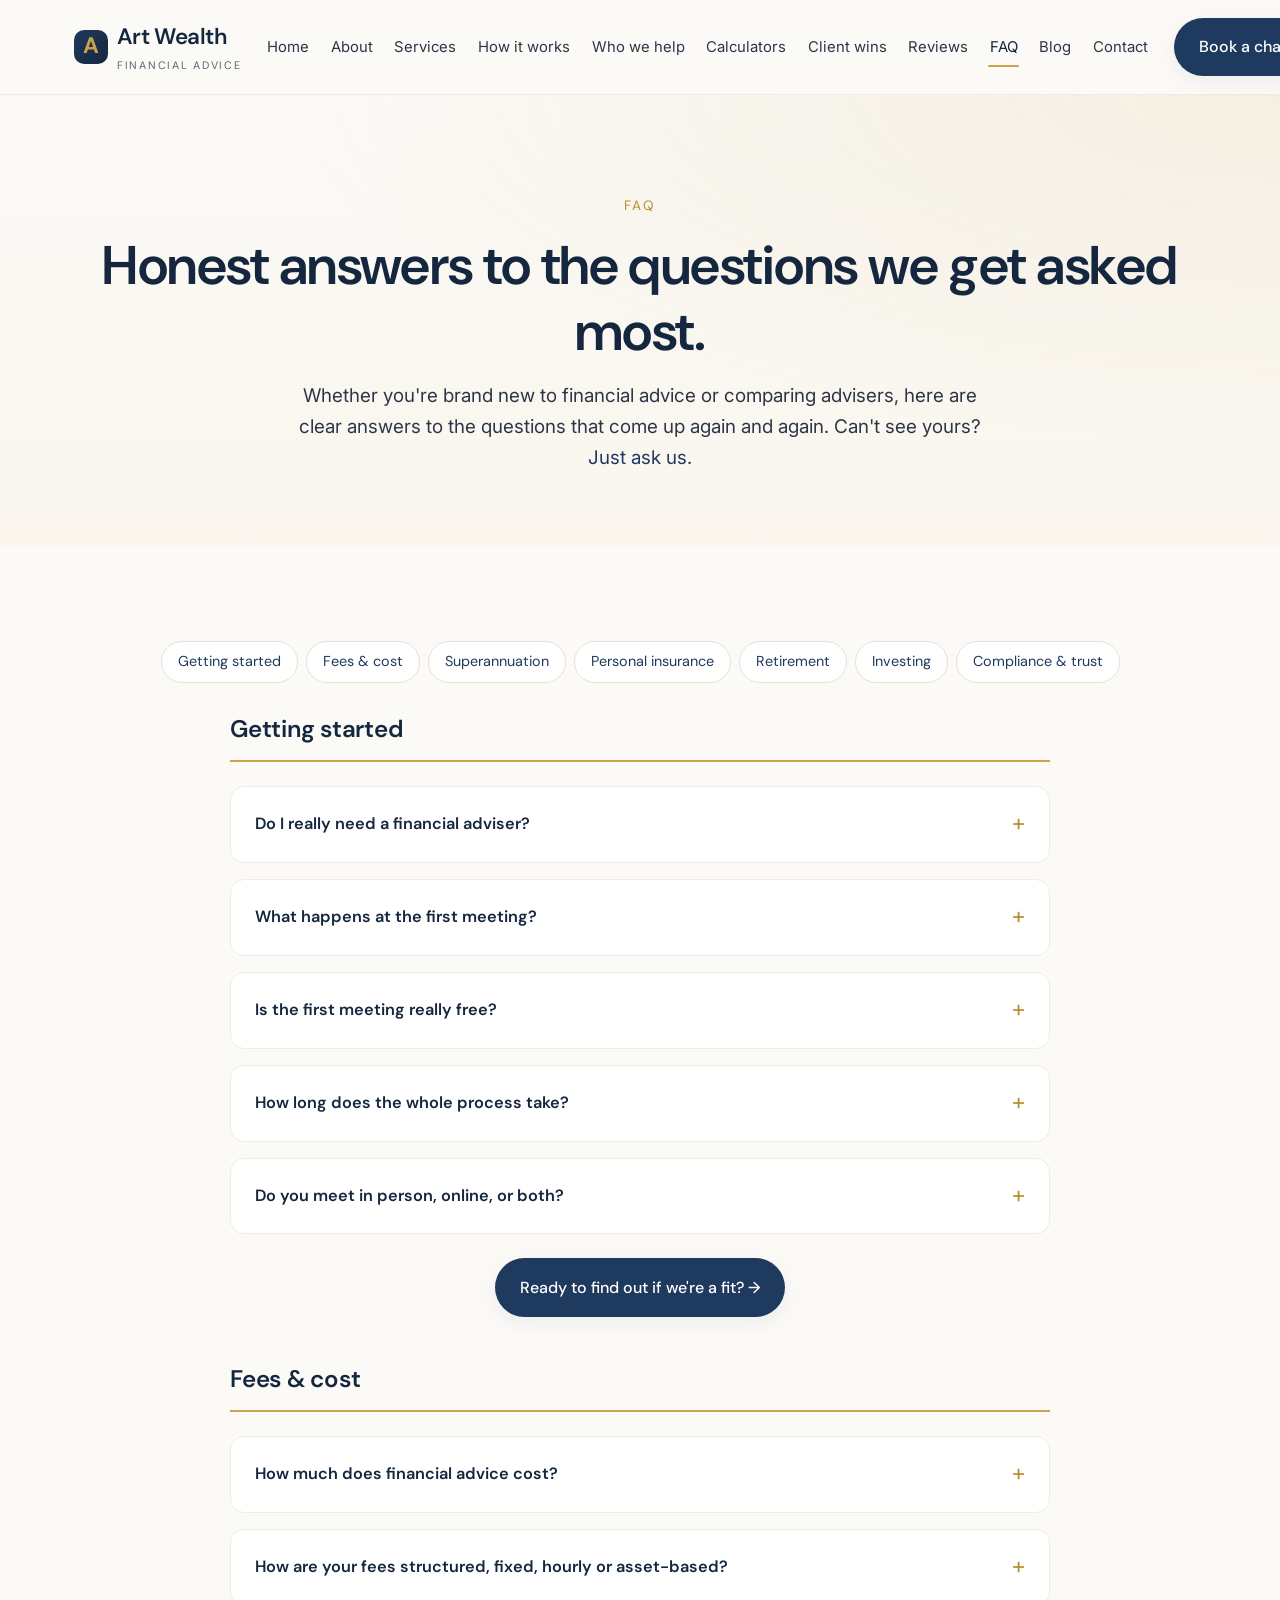
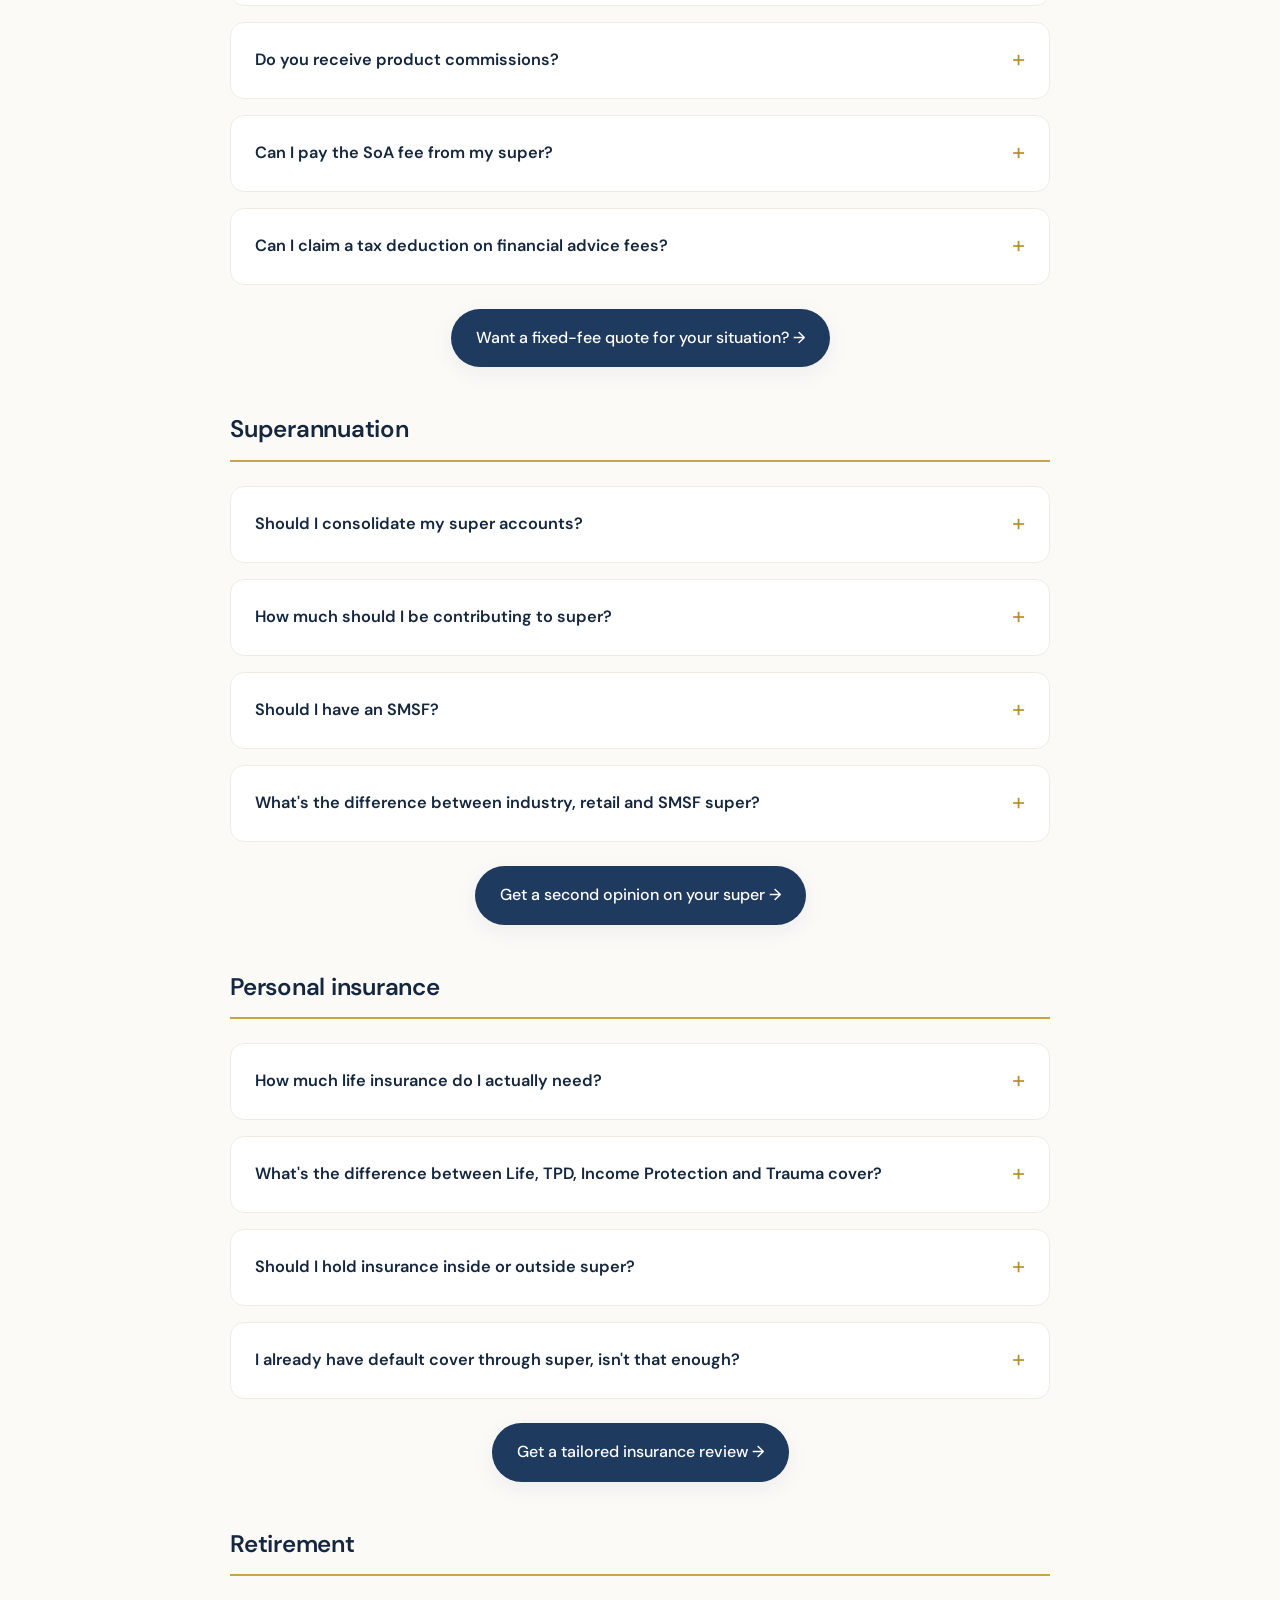
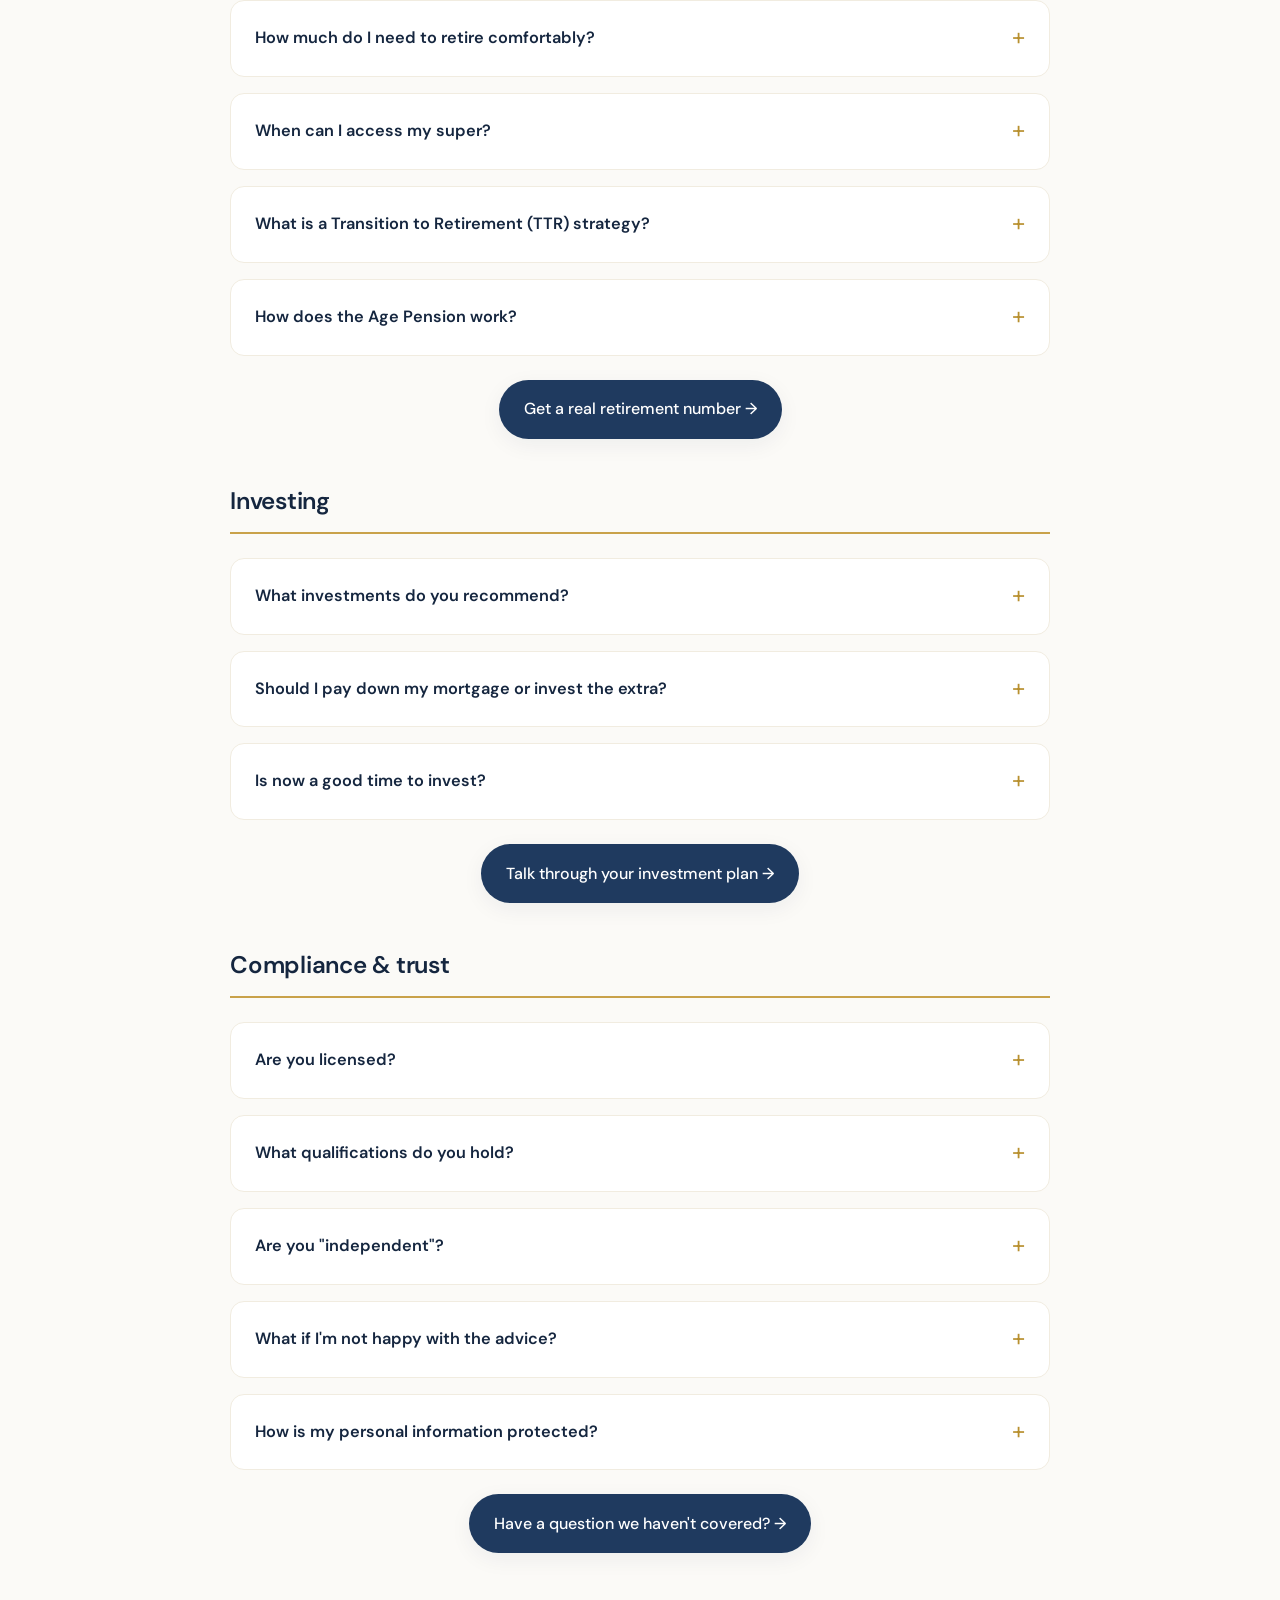
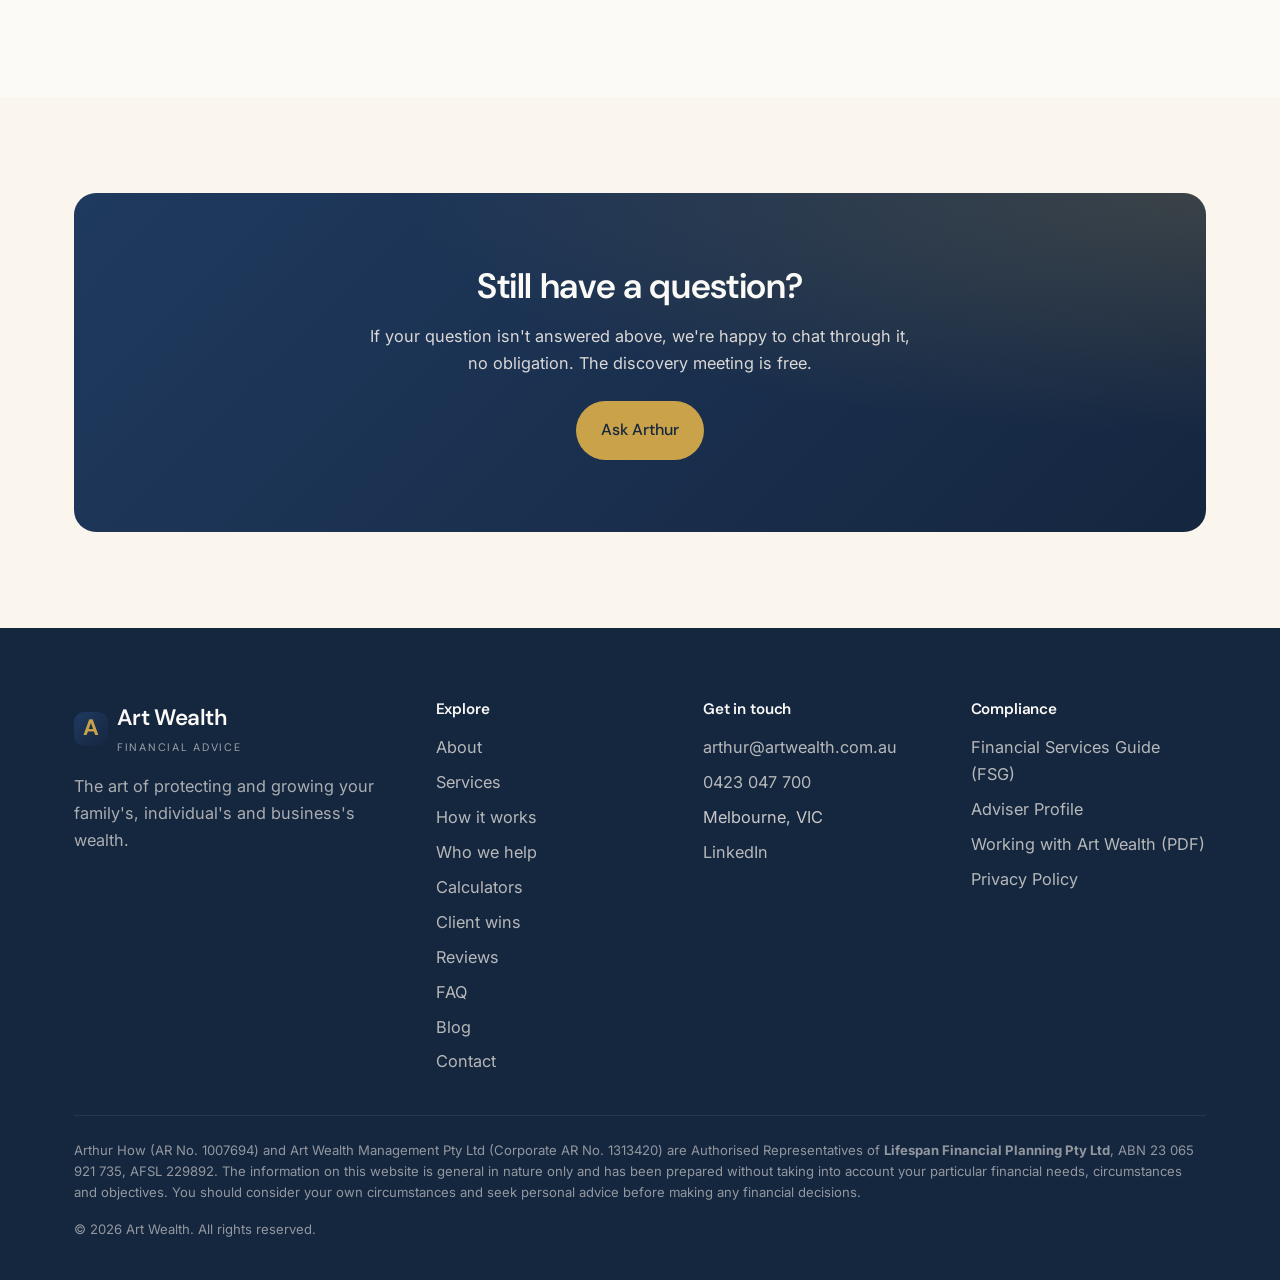
<file: faq.html>
<!DOCTYPE html>
<html lang="en-AU">
<head>
  <meta charset="UTF-8">
  <meta name="viewport" content="width=device-width, initial-scale=1.0">
  <title>FAQ, Common questions about financial advice | Art Wealth Australia</title>
  <meta name="description" content="Answers to the most common questions Australians ask about financial advice, fees, super, insurance, retirement, the SoA process and what to expect.">
  <meta name="theme-color" content="#1F3A5F">
  <link rel="apple-touch-icon" sizes="180x180" href="assets/images/apple-touch-icon.png">
  <link rel="icon" type="image/png" sizes="32x32" href="assets/images/favicon-32x32.png">
  <link rel="icon" type="image/png" sizes="16x16" href="assets/images/favicon-16x16.png">
  <link rel="preconnect" href="https://fonts.googleapis.com">
  <link rel="preconnect" href="https://fonts.gstatic.com" crossorigin>
  <link href="https://fonts.googleapis.com/css2?family=DM+Sans:wght@400;500;600;700&family=Inter:wght@400;500;600&display=swap" rel="stylesheet">
  <link rel="stylesheet" href="assets/css/style.css">
  <script type="application/ld+json">
  {
    "@context": "https://schema.org",
    "@type": "FAQPage",
    "mainEntity": [
      {"@type":"Question","name":"How much does financial advice cost?","acceptedAnswer":{"@type":"Answer","text":"Initial advice ranges from $1,800 to $10,000 depending on complexity, and ongoing service plans start from $3,300 per year. The discovery meeting is complimentary and every fee is agreed in writing before any work begins."}},
      {"@type":"Question","name":"Is the first meeting really free?","acceptedAnswer":{"@type":"Answer","text":"Yes. The discovery chat is complimentary and there's no obligation to proceed. You'll leave the conversation knowing what advice could help you and what it would cost, and you decide from there."}},
      {"@type":"Question","name":"Do I really need a financial adviser?","acceptedAnswer":{"@type":"Answer","text":"You don't need an adviser to manage your money, but most people benefit from one when their situation gets complex (multiple super accounts, growing income, family, business ownership, approaching retirement) or when they want a structured plan and an accountability partner."}},
      {"@type":"Question","name":"How are you different from a bank's financial planner?","acceptedAnswer":{"@type":"Answer","text":"We're a boutique practice with no product targets, no in-house product list to push, and no sales-driven culture. You work directly with Arthur, not a call centre or rotating junior, and the advice is built around your goals."}},
      {"@type":"Question","name":"What is a Statement of Advice?","acceptedAnswer":{"@type":"Answer","text":"A Statement of Advice (SoA) is the formal written advice document required by Australian law. It sets out our recommendations, the reasoning behind them, the alternatives considered, and a complete breakdown of all fees and product costs."}},
      {"@type":"Question","name":"Can you help with my SMSF?","acceptedAnswer":{"@type":"Answer","text":"Yes, we advise on whether an SMSF is right for you, set it up where appropriate, and structure investments inside it including LRBA-style property purchases. We work alongside your accountant to keep everything compliant."}},
      {"@type":"Question","name":"Do I need to be wealthy to work with you?","acceptedAnswer":{"@type":"Answer","text":"No. We work with young professionals just starting out, families building wealth, business owners and pre-retirees. The right advice at the right time is far more important than the size of the balance sheet."}},
      {"@type":"Question","name":"Are you independent?","acceptedAnswer":{"@type":"Answer","text":"In Australia, very few advisers can legally use the word 'independent' due to a strict ASIC definition, so we do not use that label. We are an Authorised Representative of Lifespan Financial Planning (AFSL 229892). Our advice is not restricted to a bank-owned product list, and we are not paid product commissions on investments."}}
    ]
  }
  </script>
</head>
<body>

<header class="site-header">
  <div class="container">
    <nav class="nav">
      <a href="index.html" class="logo"><span class="mark">A</span><span>Art Wealth<small>Financial Advice</small></span></a>
      <ul class="nav-links">
        <li><a href="index.html">Home</a></li>
        <li><a href="about.html">About</a></li>
        <li><a href="services.html">Services</a></li>
        <li><a href="process.html">How it works</a></li>
        <li><a href="who-we-work-with.html">Who we help</a></li>
        <li><a href="calculators.html">Calculators</a></li>
        <li><a href="client-wins.html">Client wins</a></li>
        <li><a href="reviews.html">Reviews</a></li>
        <li><a href="faq.html">FAQ</a></li>
        <li><a href="blog.html">Blog</a></li>
        <li><a href="contact.html">Contact</a></li>
      </ul>
      <div class="nav-cta"><a href="contact.html" class="btn btn-primary">Book a chat</a></div>
      <button class="nav-toggle" aria-label="Open menu" aria-expanded="false"><span></span><span></span><span></span></button>
    </nav>
  </div>
</header>

<section class="page-hero">
  <div class="container">
    <span class="eyebrow">FAQ</span>
    <h1>Honest answers to the questions we get asked most.</h1>
    <p class="lead">Whether you're brand new to financial advice or comparing advisers, here are clear answers to the questions that come up again and again. Can't see yours? <a href="contact.html">Just ask us</a>.</p>
  </div>
</section>

<section>
  <div class="container">

    <!-- Category jump nav -->
    <nav class="faq-cat-nav fade-in">
      <a href="#getting-started">Getting started</a>
      <a href="#fees">Fees &amp; cost</a>
      <a href="#super">Superannuation</a>
      <a href="#insurance">Personal insurance</a>
      <a href="#retirement">Retirement</a>
      <a href="#investing">Investing</a>
      <a href="#compliance">Compliance &amp; trust</a>
    </nav>

    <!-- ============ GETTING STARTED ============ -->
    <div class="faq-section fade-in" id="getting-started">
      <h2>Getting started</h2>

      <details class="faq-item">
        <summary>Do I really need a financial adviser?</summary>
        <div class="faq-answer">
          <p>You don't <em>need</em> one, but most people benefit from one once life gets a bit more complex. That usually looks like: multiple super accounts, a growing income, kids, a mortgage, business ownership, or starting to think seriously about retirement.</p>
          <p>An adviser brings three things you can't easily DIY: a structured plan that ties everything together, technical knowledge of tax, super and contribution rules, and an accountability partner who keeps you on track year after year.</p>
        </div>
      </details>

      <details class="faq-item">
        <summary>What happens at the first meeting?</summary>
        <div class="faq-answer">
          <p>The discovery chat is a relaxed 45–60 minute conversation, either in person, by phone or via Zoom. We talk about what's prompted you to seek advice, where you're at financially, and what a great outcome would look like for you.</p>
          <p>You don't need to bring documents and there's no obligation to proceed. By the end you'll know whether we're a fit, what advice could help you, and what it would cost.</p>
        </div>
      </details>

      <details class="faq-item">
        <summary>Is the first meeting really free?</summary>
        <div class="faq-answer">
          <p>Yes, the discovery meeting is complimentary. We only ever charge a fee that's been agreed in writing first, and that doesn't happen until you've decided you want to proceed.</p>
        </div>
      </details>

      <details class="faq-item">
        <summary>How long does the whole process take?</summary>
        <div class="faq-answer">
          <p>From your first meeting to fully implemented advice, plan on roughly 6 to 10 weeks. Around 2–3 weeks for us to research and build the strategy, then a presentation meeting to walk you through the recommendations, then 4–8 weeks for implementation (insurance applications and super rollovers are the slowest pieces).</p>
        </div>
      </details>

      <details class="faq-item">
        <summary>Do you meet in person, online, or both?</summary>
        <div class="faq-answer">
          <p>Whichever you prefer. We're Melbourne-based and happy to meet face-to-face for clients in metro Melbourne, but we work with clients across Australia by Zoom. The advice and service are identical either way.</p>
        </div>
      </details>
    
      <div style="text-align: center; margin-top: var(--sp-3);">
        <a href="contact.html" class="btn btn-primary">Ready to find out if we're a fit? →</a>
      </div>
    </div>

    <!-- ============ FEES ============ -->
    <div class="faq-section fade-in" id="fees">
      <h2>Fees &amp; cost</h2>

      <details class="faq-item">
        <summary>How much does financial advice cost?</summary>
        <div class="faq-answer">
          <p>It depends on the complexity of your situation, but here's an indicative range:</p>
          <ul>
            <li><strong>Discovery meeting:</strong> complimentary</li>
            <li><strong>Statement of Advice (one-off):</strong> $1,800 – $10,000</li>
            <li><strong>Ongoing service plans:</strong> $3,300 – $6,000+ per year</li>
          </ul>
          <p>Every fee is fixed in advance and agreed in writing before any work begins. Full details are in our <a href="docs/adviser-profile.pdf?v=20261021">Adviser Profile</a> and <a href="docs/financial-services-guide.pdf?v=20261021">Financial Services Guide</a>.</p>
        </div>
      </details>

      <details class="faq-item">
        <summary>How are your fees structured, fixed, hourly or asset-based?</summary>
        <div class="faq-answer">
          <p>Our advice fees are fixed dollar amounts, not a percentage of your assets. That means a client with $300k of super pays the same SoA fee as someone with $1.5m if the complexity is similar, which we think is much fairer.</p>
          <p>Ongoing service plans are also flat-fee, scaled to the complexity of your plan and how often you want us in your corner.</p>
        </div>
      </details>

      <details class="faq-item">
        <summary>Do you receive product commissions?</summary>
        <div class="faq-answer">
          <p>For investments and super: no. Asset-based commissions on those have been banned in Australia since 2013.</p>
          <p>For personal insurance: yes, insurers in Australia generally pay an upfront commission and an ongoing trail to the adviser, capped by law. Where insurance commissions apply, we will disclose the amount and nature of the commission and, where required, obtain your informed consent before the insurance is issued. Art Wealth retains the commission, we do not rebate it back to you, and we don't charge a separate fee in lieu of it.</p>
        </div>
      </details>

      <details class="faq-item">
        <summary>Can I pay the SoA fee from my super?</summary>
        <div class="faq-answer">
          <p>In many cases, yes. If your advice relates to your superannuation (contributions, investment options, insurance through super), some or all of the advice fee may be able to be deducted from your super balance, subject to your fund's rules, trustee approval, and the required consent process. This can help with personal cashflow, but it will reduce your super balance. Fees paid from super are generally not personally deductible to you. We'll explain how it would work in your situation when we agree the fee.</p>
        </div>
      </details>

      <details class="faq-item">
        <summary>Can I claim a tax deduction on financial advice fees?</summary>
        <div class="faq-answer">
          <p>Some advice fees may be tax-deductible depending on the nature of the advice and your personal circumstances. We can provide an itemised invoice, but you should confirm deductibility with your accountant or registered tax agent.</p>
        </div>
      </details>
    
      <div style="text-align: center; margin-top: var(--sp-3);">
        <a href="contact.html" class="btn btn-primary">Want a fixed-fee quote for your situation? →</a>
      </div>
    </div>

    <!-- ============ SUPER ============ -->
    <div class="faq-section fade-in" id="super">
      <h2>Superannuation</h2>

      <details class="faq-item">
        <summary>Should I consolidate my super accounts?</summary>
        <div class="faq-answer">
          <p>Super consolidation can be beneficial for many people, but it should be reviewed carefully first. Multiple accounts may mean multiple sets of fees and duplicated insurance you don't need, but consolidating can also cancel valuable cover.</p>
          <p>We review your existing insurance before recommending any rollover and only proceed where it is appropriate for your circumstances. Replacement cover may not always be available on equivalent terms (depending on age, health and underwriting), so we work through the trade-offs with you before anything moves.</p>
        </div>
      </details>

      <details class="faq-item">
        <summary>How much should I be contributing to super?</summary>
        <div class="faq-answer">
          <p>Your employer contributes 12% (Super Guarantee, from 1 July 2025). Beyond that, the right top-up depends on your income, tax bracket, cash flow and goals. Salary sacrifice and personal deductible contributions can be very tax-effective if you're earning over $45,000, the catch is the $30,000 annual concessional cap (2025/26) and you may also be able to use carry-forward unused caps.</p>
        </div>
      </details>

      <details class="faq-item">
        <summary>Should I have an SMSF?</summary>
        <div class="faq-answer">
          <p>SMSFs make sense for some people and are overkill for others. They suit you if you want direct control over investments (especially direct property or specific shares), have sufficient balance for the costs to be proportionate (noting there is no legislated minimum and suitability depends on the expected costs, investment strategy, trustee capability, contributions, and whether the SMSF supports your broader retirement goals), and you're prepared to take on trustee responsibilities.</p>
          <p>For most accumulators, a well-chosen retail or industry super fund is simpler, cheaper and equally effective.</p>
        </div>
      </details>

      <details class="faq-item">
        <summary>What's the difference between industry, retail and SMSF super?</summary>
        <div class="faq-answer">
          <p><strong>Industry funds</strong> (AustralianSuper, Aware, Hostplus etc.) are profit-to-member, generally low cost, and offer a curated investment menu.</p>
          <p><strong>Retail funds</strong> (HUB24, Netwealth, BT Panorama, Macquarie etc.) typically sit on a wrap platform and offer a much broader investment menu, useful if you want direct shares, ETFs, managed accounts or model portfolios.</p>
          <p><strong>SMSFs</strong> are funds you (and up to five other members) run yourselves. Maximum control, maximum responsibility.</p>
        </div>
      </details>
    
      <div style="text-align: center; margin-top: var(--sp-3);">
        <a href="contact.html" class="btn btn-primary">Get a second opinion on your super →</a>
      </div>
    </div>

    <!-- ============ INSURANCE ============ -->
    <div class="faq-section fade-in" id="insurance">
      <h2>Personal insurance</h2>

      <details class="faq-item">
        <summary>How much life insurance do I actually need?</summary>
        <div class="faq-answer">
          <p>Enough to clear debts, replace income for the years your family depends on it, fund kids' education, and provide a buffer. There's no universal figure, but a typical Australian family with a mortgage and young kids often lands somewhere in the $1.5m–$3m range for the primary income earner.</p>
          <p>We use a structured needs-analysis (and have a <a href="calculators.html#insurance">free calculator</a>) rather than a rule of thumb.</p>
        </div>
      </details>

      <details class="faq-item">
        <summary>What's the difference between Life, TPD, Income Protection and Trauma cover?</summary>
        <div class="faq-answer">
          <p><strong>Life:</strong> pays a lump sum if you pass away or are diagnosed terminally ill.</p>
          <p><strong>TPD (Total &amp; Permanent Disability):</strong> pays a lump sum if you can never work again due to illness or injury.</p>
          <p><strong>Income Protection:</strong> pays a monthly benefit (usually 70% of income) while you're unable to work due to illness or injury.</p>
          <p><strong>Trauma:</strong> pays a lump sum on diagnosis of a major medical condition (cancer, heart attack, stroke etc.), even if you can keep working.</p>
        </div>
      </details>

      <details class="faq-item">
        <summary>Should I hold insurance inside or outside super?</summary>
        <div class="faq-answer">
          <p>Some inside, some outside, usually. Holding Life and TPD cover through super can be tax-effective and cashflow-friendly because premiums are deducted from your super balance, which may be funded by concessional contributions taxed at 15%. However, cover through super can have limitations, including policy ownership by the trustee, superannuation release rules, possible restrictions on TPD definitions, and the risk that cover may cease if contributions stop or the account becomes inactive. Income Protection often makes sense partially through super too.</p>
          <p>New trauma cover generally cannot be taken out through super. Some clients may still hold legacy trauma cover through super if it was established before the rules changed in 2014. There are also reasons to hold some Life cover outside super. The right structure is very personal, and we model the trade-offs in your SoA.</p>
        </div>
      </details>

      <details class="faq-item">
        <summary>I already have default cover through super, isn't that enough?</summary>
        <div class="faq-answer">
          <p>Default cover is better than nothing, but it's almost always insufficient, typically a fraction of what a family with debts and dependants actually needs. It's also often poorly suited to your occupation, and benefits can be hard to claim under restrictive definitions. We always start by reviewing what you've already got, then layer additional cover only where you genuinely need it.</p>
        </div>
      </details>
    
      <div style="text-align: center; margin-top: var(--sp-3);">
        <a href="contact.html" class="btn btn-primary">Get a tailored insurance review →</a>
      </div>
    </div>

    <!-- ============ RETIREMENT ============ -->
    <div class="faq-section fade-in" id="retirement">
      <h2>Retirement</h2>

      <details class="faq-item">
        <summary>How much do I need to retire comfortably?</summary>
        <div class="faq-answer">
          <p>According to the ASFA Retirement Standard (December quarter 2025), a comfortable retirement for homeowners aged 65-84 is estimated at around $54,840 per year for a single person and $77,375 per year for a couple. ASFA estimates the super balances required at age 67 to support a comfortable retirement are approximately $630,000 for a single person and $730,000 for a couple, assuming the retiree draws down their capital and receives a part Age Pension where eligible.</p>
          <p>Your actual number may be higher or lower depending on your lifestyle, debts, health, family support, longevity and estate planning goals.</p>
          <p>Your number depends on your lifestyle, debts, longevity assumptions and how much you want to leave behind. Our <a href="calculators.html#retirement">retirement calculator</a> gives you a starting point.</p>
        </div>
      </details>

      <details class="faq-item">
        <summary>When can I access my super?</summary>
        <div class="faq-answer">
          <p>You can access super once you have reached <strong>age 60</strong> and met a condition of release, usually retirement, ceasing an employment arrangement after age 60, or turning 65 (at which point access is generally unconditional).</p>
          <p>From age 60, you can also start a <strong>Transition to Retirement (TTR)</strong> pension while still working, which can be a powerful pre-retirement strategy.</p>
        </div>
      </details>

      <details class="faq-item">
        <summary>What is a Transition to Retirement (TTR) strategy?</summary>
        <div class="faq-answer">
          <p>From age 60, you can start drawing a pension from your super while still working full-time. The classic TTR strategy involves salary-sacrificing more into super (taxed at 15%) while replacing the lost take-home pay with tax-effective pension income, boosting super and reducing tax in the lead-up to retirement.</p>
        </div>
      </details>

      <details class="faq-item">
        <summary>How does the Age Pension work?</summary>
        <div class="faq-answer">
          <p>The Age Pension is means-tested under both an Income Test and an Assets Test (whichever produces the lower payment applies). Eligibility starts at 67 and the payment phases down as your assets and income rise above thresholds. Many self-funded retirees still qualify for a part-pension and the Pensioner Concession Card, which we always factor into our retirement modelling.</p>
        </div>
      </details>
    
      <div style="text-align: center; margin-top: var(--sp-3);">
        <a href="contact.html" class="btn btn-primary">Get a real retirement number →</a>
      </div>
    </div>

    <!-- ============ INVESTING ============ -->
    <div class="faq-section fade-in" id="investing">
      <h2>Investing</h2>

      <details class="faq-item">
        <summary>What investments do you recommend?</summary>
        <div class="faq-answer">
          <p>We don't have a "preferred" product, recommendations are built around your goals, time horizon, risk profile and tax situation. In practice that usually involves a diversified blend of Australian and global shares, fixed interest, listed property and cash, accessed through low-cost ETFs, managed funds, or model portfolios depending on your platform.</p>
        </div>
      </details>

      <details class="faq-item">
        <summary>Should I pay down my mortgage or invest the extra?</summary>
        <div class="faq-answer">
          <p>It depends on your interest rate, your tax bracket, your appetite for risk, and what the alternative investment looks like. There's no universal right answer, but our <a href="calculators.html#offset">offset vs super calculator</a> is a good starting point and we model the trade-off properly in your SoA.</p>
        </div>
      </details>

      <details class="faq-item">
        <summary>Is now a good time to invest?</summary>
        <div class="faq-answer">
          <p>For long-term goals, the best time to start was 10 years ago, and the second best time is now. Trying to time the market consistently fails, even for professionals. What we focus on is matching your investment strategy to your time horizon and risk capacity, then staying disciplined through cycles.</p>
        </div>
      </details>
    
      <div style="text-align: center; margin-top: var(--sp-3);">
        <a href="contact.html" class="btn btn-primary">Talk through your investment plan →</a>
      </div>
    </div>

    <!-- ============ COMPLIANCE ============ -->
    <div class="faq-section fade-in" id="compliance">
      <h2>Compliance &amp; trust</h2>

      <details class="faq-item">
        <summary>Are you licensed?</summary>
        <div class="faq-answer">
          <p>Yes. Arthur How is an Authorised Representative (AR No. 1007694) of <strong>Lifespan Financial Planning Pty Ltd</strong> (ABN 23 065 921 735, AFSL 229892). Art Wealth Management Pty Ltd is a Corporate Authorised Representative (No. 1313420) of the same licensee. You can verify this on the ASIC Financial Advisers Register at moneysmart.gov.au.</p>
        </div>
      </details>

      <details class="faq-item">
        <summary>What qualifications do you hold?</summary>
        <div class="faq-answer">
          <p>Bachelor of Commerce (Accounting &amp; Finance) from Monash University, Advanced Diploma of Financial Planning, and the <strong>Certified Financial Planner (CFP®)</strong> designation, the highest globally recognised qualification in financial planning. Plus working in financial advice since 2011 across major banks and boutique firms.</p>
        </div>
      </details>

      <details class="faq-item">
        <summary>Are you "independent"?</summary>
        <div class="faq-answer">
          <p>Under section 923A of the Corporations Act, the word "independent" has a very strict legal meaning that almost no Australian adviser meets, largely because of how insurance commissions are paid. We do not use that label.</p>
          <p>What we are is a boutique practice with no in-house product list, no sales targets, no ownership ties to product manufacturers, and no investment commissions. Our advice is built around your circumstances and objectives. Where insurance commissions apply, they are disclosed and subject to the required consent process.</p>
        </div>
      </details>

      <details class="faq-item">
        <summary>What if I'm not happy with the advice?</summary>
        <div class="faq-answer">
          <p>You can always raise concerns directly with us first. If you'd like to escalate, our licensee Lifespan has a formal internal complaints process, and you can also lodge a complaint externally with the Australian Financial Complaints Authority (AFCA) at afca.org.au, a free, independent dispute resolution service.</p>
        </div>
      </details>

      <details class="faq-item">
        <summary>How is my personal information protected?</summary>
        <div class="faq-answer">
          <p>We're bound by the Australian Privacy Principles and Lifespan's <a href="https://lifespanfp.com.au/privacy-policy/" target="_blank" rel="noopener">Privacy Policy</a>. Your information is only ever used for the purpose of providing you advice and never shared with product providers without your consent.</p>
        </div>
      </details>
      <div style="text-align: center; margin-top: var(--sp-3);">
        <a href="contact.html" class="btn btn-primary">Have a question we haven't covered? →</a>
      </div>
    </div>

  </div>
</section>

<!-- ============ STILL HAVE QUESTIONS ============ -->
<section class="bg-cream">
  <div class="container">
    <div class="cta-banner fade-in">
      <h2>Still have a question?</h2>
      <p>If your question isn't answered above, we're happy to chat through it, no obligation. The discovery meeting is free.</p>
      <a href="contact.html" class="btn btn-honey">Ask Arthur</a>
    </div>
  </div>
</section>

<!-- ============ FOOTER ============ -->
<footer class="site-footer">
  <div class="container">
    <div class="footer-grid">
      <div>
        <a href="index.html" class="logo"><span class="mark">A</span><span>Art Wealth<small>Financial Advice</small></span></a>
        <p style="margin-top: var(--sp-2); color: rgba(251,246,238,0.65);">The art of protecting and growing your family's, individual's and business's wealth.</p>
      </div>
      <div><h4>Explore</h4><ul>
        <li><a href="about.html">About</a></li>
        <li><a href="services.html">Services</a></li>
        <li><a href="process.html">How it works</a></li>
        <li><a href="who-we-work-with.html">Who we help</a></li>
        <li><a href="calculators.html">Calculators</a></li>
        <li><a href="client-wins.html">Client wins</a></li>
        <li><a href="reviews.html">Reviews</a></li>
        <li><a href="faq.html">FAQ</a></li>
        <li><a href="blog.html">Blog</a></li>
        <li><a href="contact.html">Contact</a></li>
      </ul></div>
      <div><h4>Get in touch</h4><ul>
        <li><a href="mailto:arthur@artwealth.com.au">arthur@artwealth.com.au</a></li>
        <li><a href="tel:0423047700">0423 047 700</a></li>
        <li>Melbourne, VIC</li>
        <li><a href="https://www.linkedin.com/in/arthur-how-46ab5333/" target="_blank" rel="noopener">LinkedIn</a></li>
      </ul></div>
      <div><h4>Compliance</h4><ul>
        <li><a href="docs/financial-services-guide.pdf?v=20261021">Financial Services Guide (FSG)</a></li>
        <li><a href="docs/adviser-profile.pdf?v=20261021">Adviser Profile</a></li>
        <li><a href="docs/working-with-art-wealth.pdf?v=20261021">Working with Art Wealth (PDF)</a></li>
        <li><a href="https://lifespanfp.com.au/privacy-policy/" target="_blank" rel="noopener">Privacy Policy</a></li>
      </ul></div>
    </div>
    <div class="disclosure">
      <p>Arthur How (AR No. 1007694) and Art Wealth Management Pty Ltd (Corporate AR No. 1313420) are Authorised Representatives of <strong>Lifespan Financial Planning Pty Ltd</strong>, ABN 23 065 921 735, AFSL 229892. The information on this website is general in nature only and has been prepared without taking into account your particular financial needs, circumstances and objectives. You should consider your own circumstances and seek personal advice before making any financial decisions.</p>
      <p>© <span id="year"></span> Art Wealth. All rights reserved.</p>
    </div>
  </div>
</footer>

<script src="assets/js/main.js"></script>
<script>document.getElementById('year').textContent = new Date().getFullYear();</script>
</body>
</html>
</file>
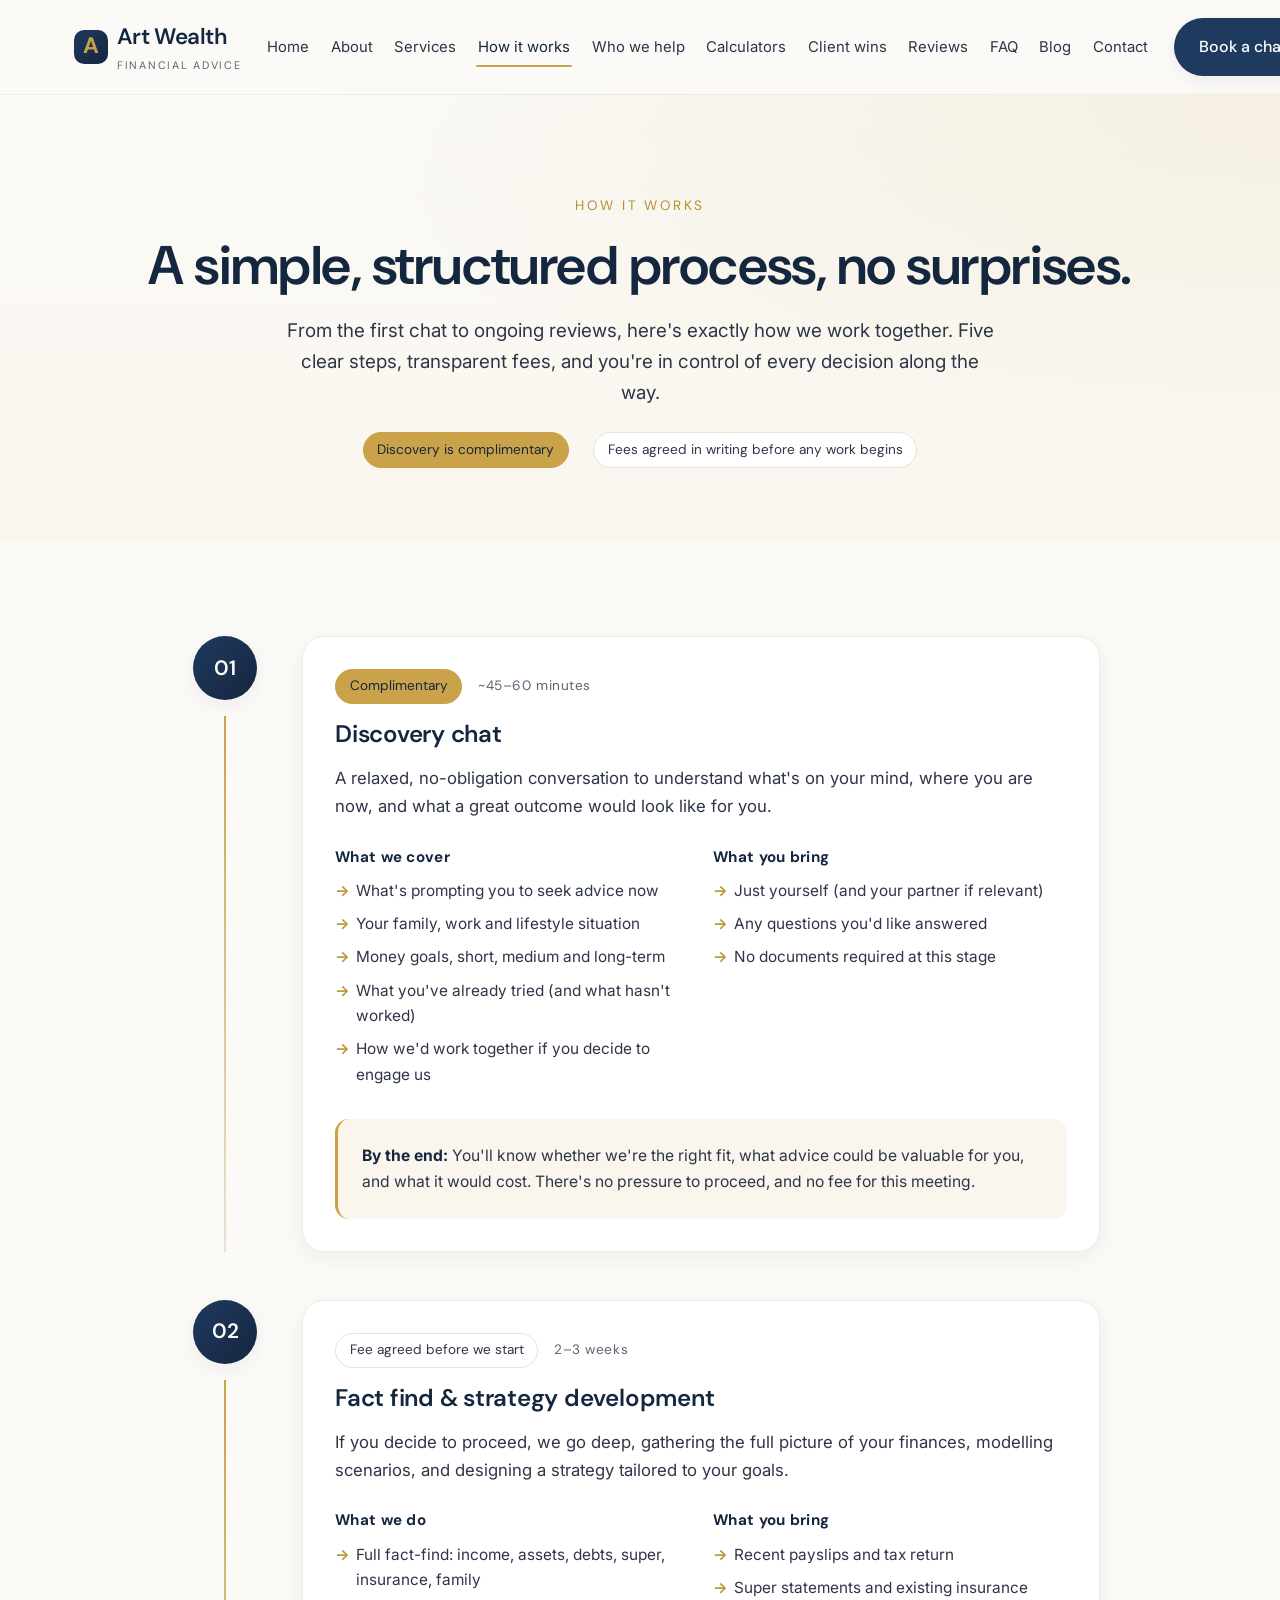
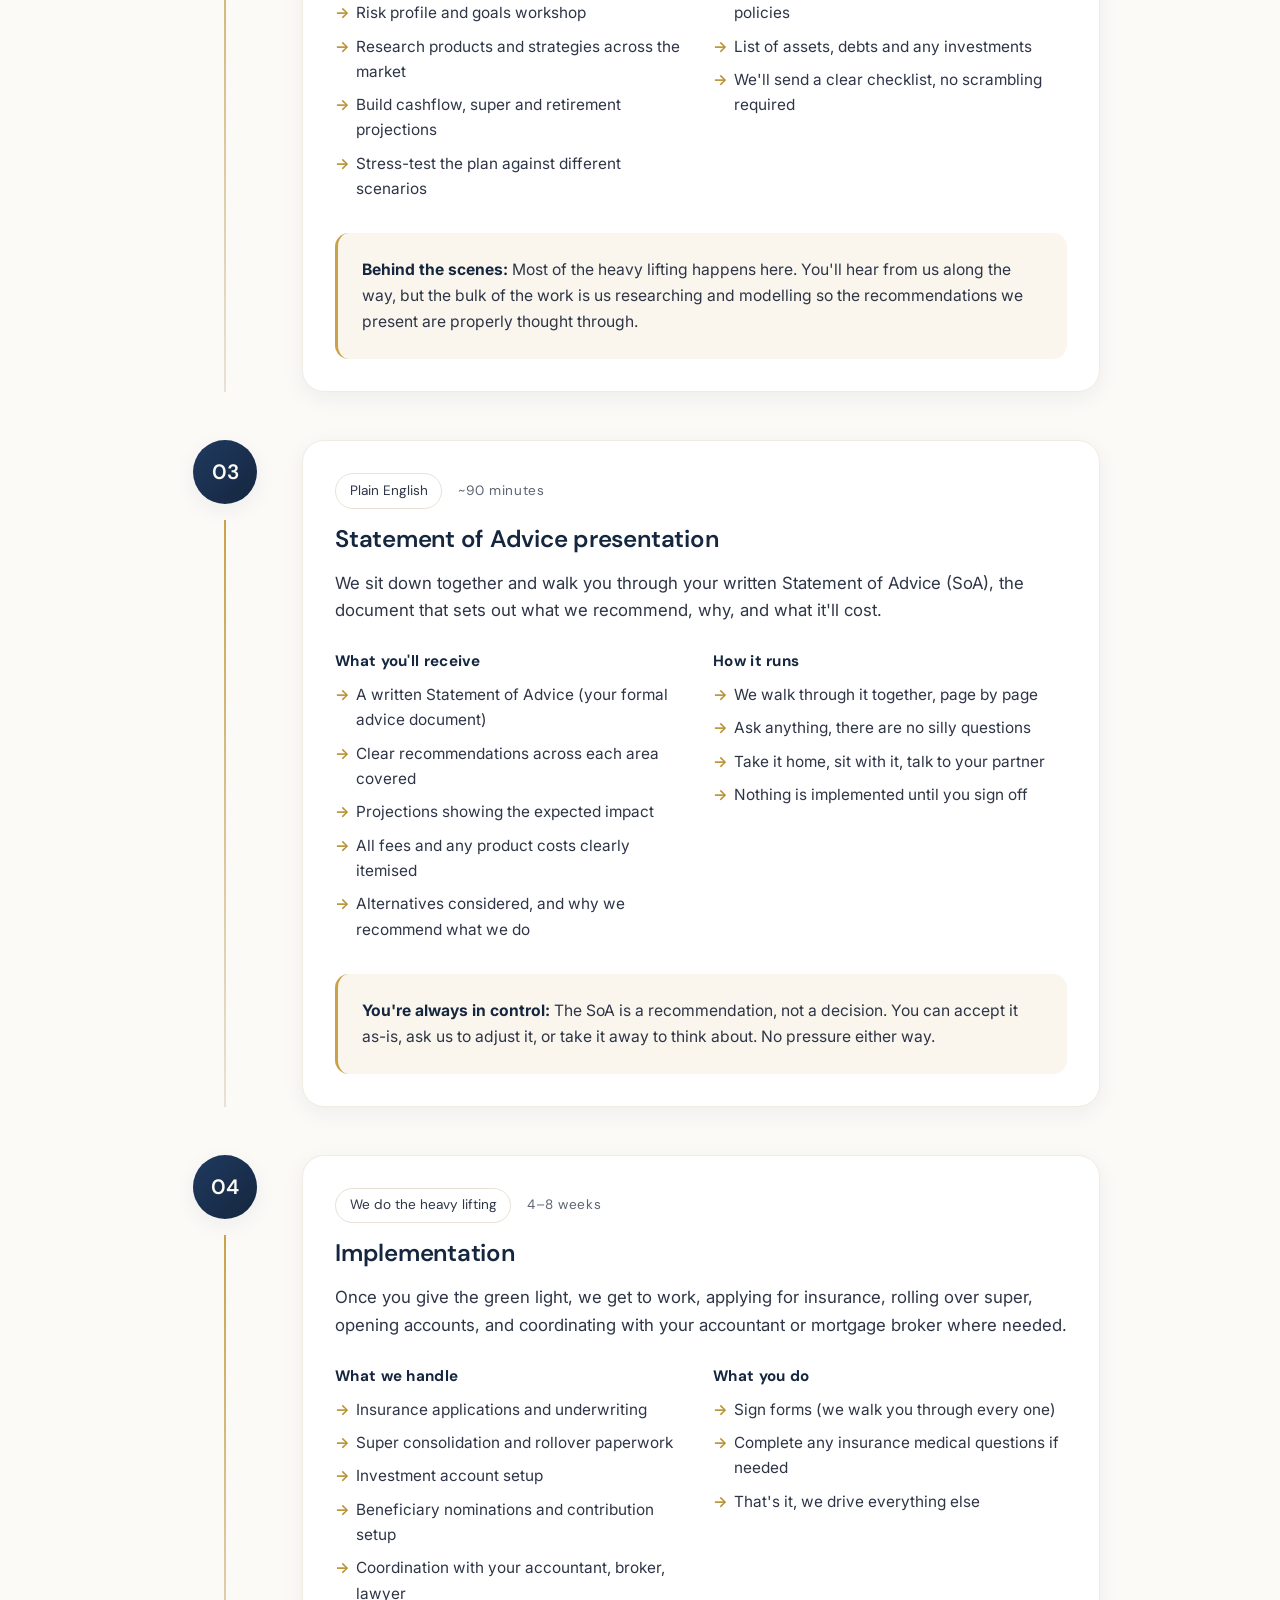
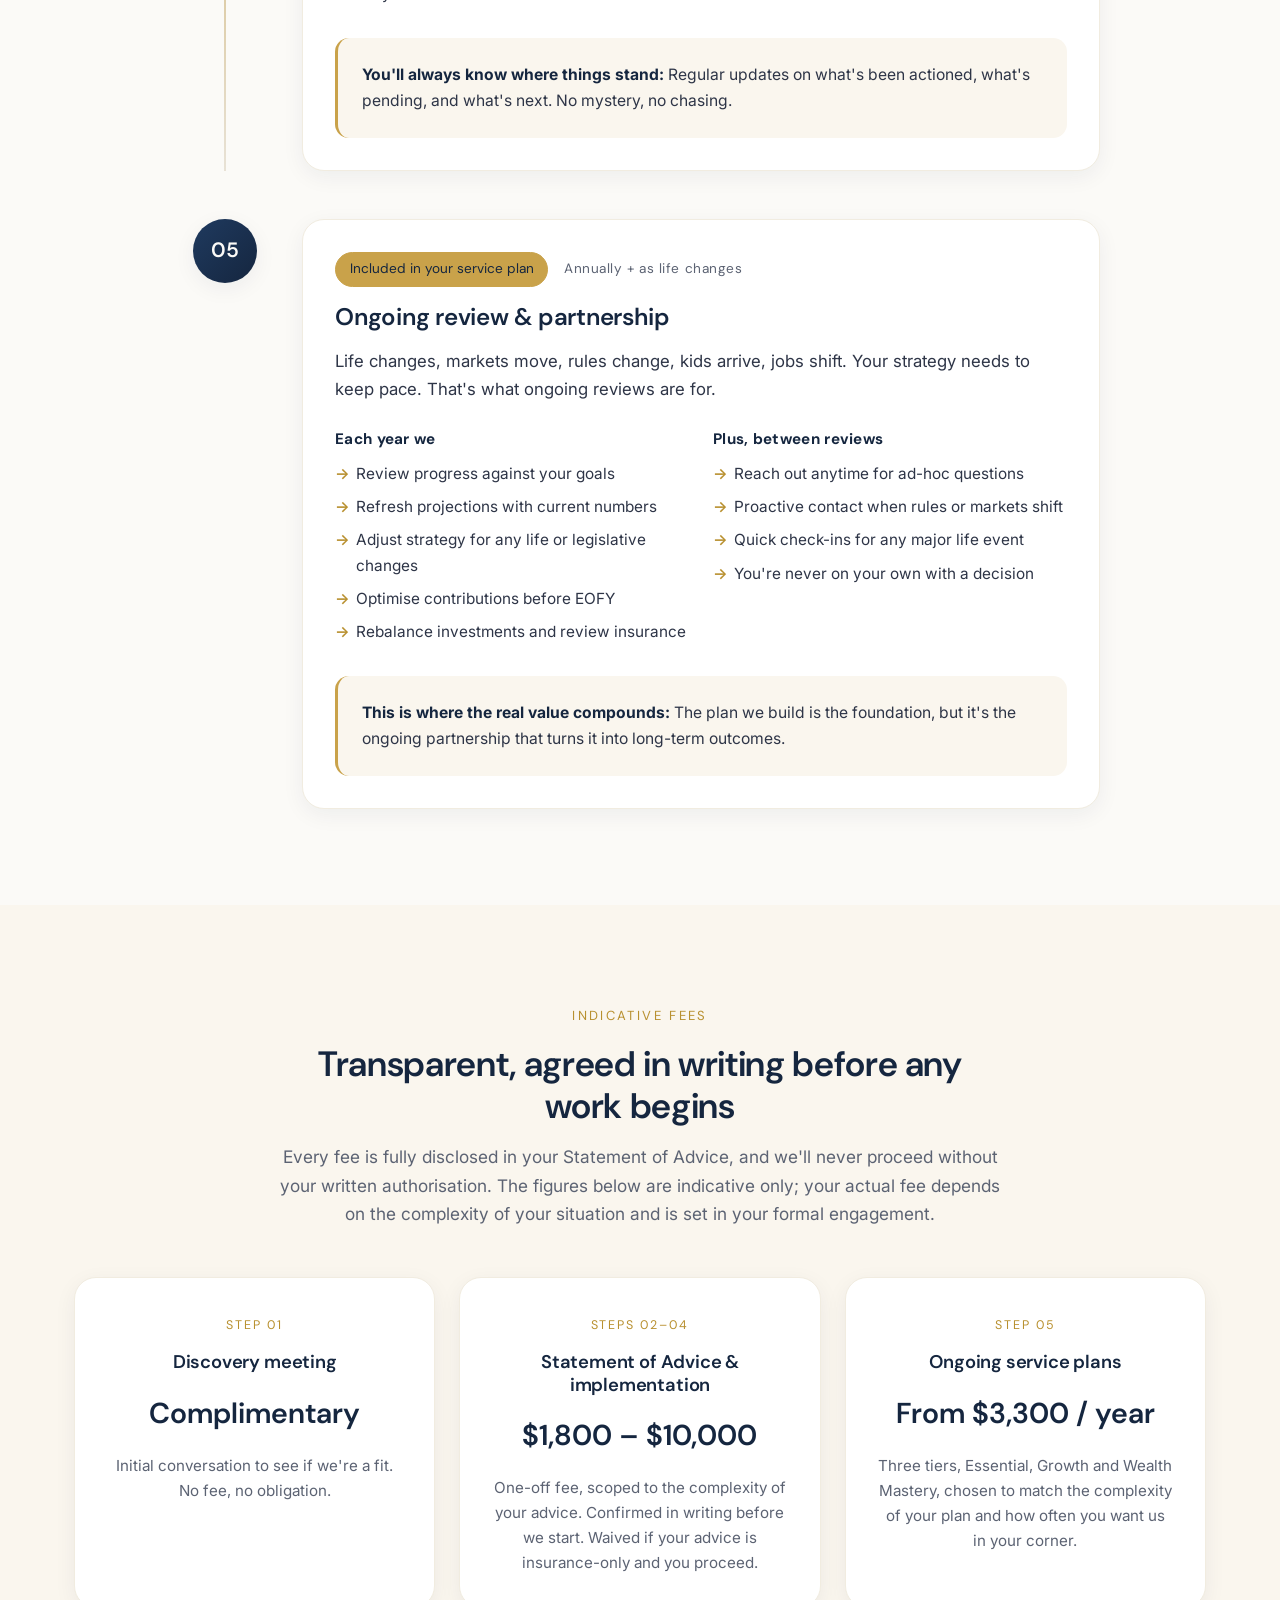
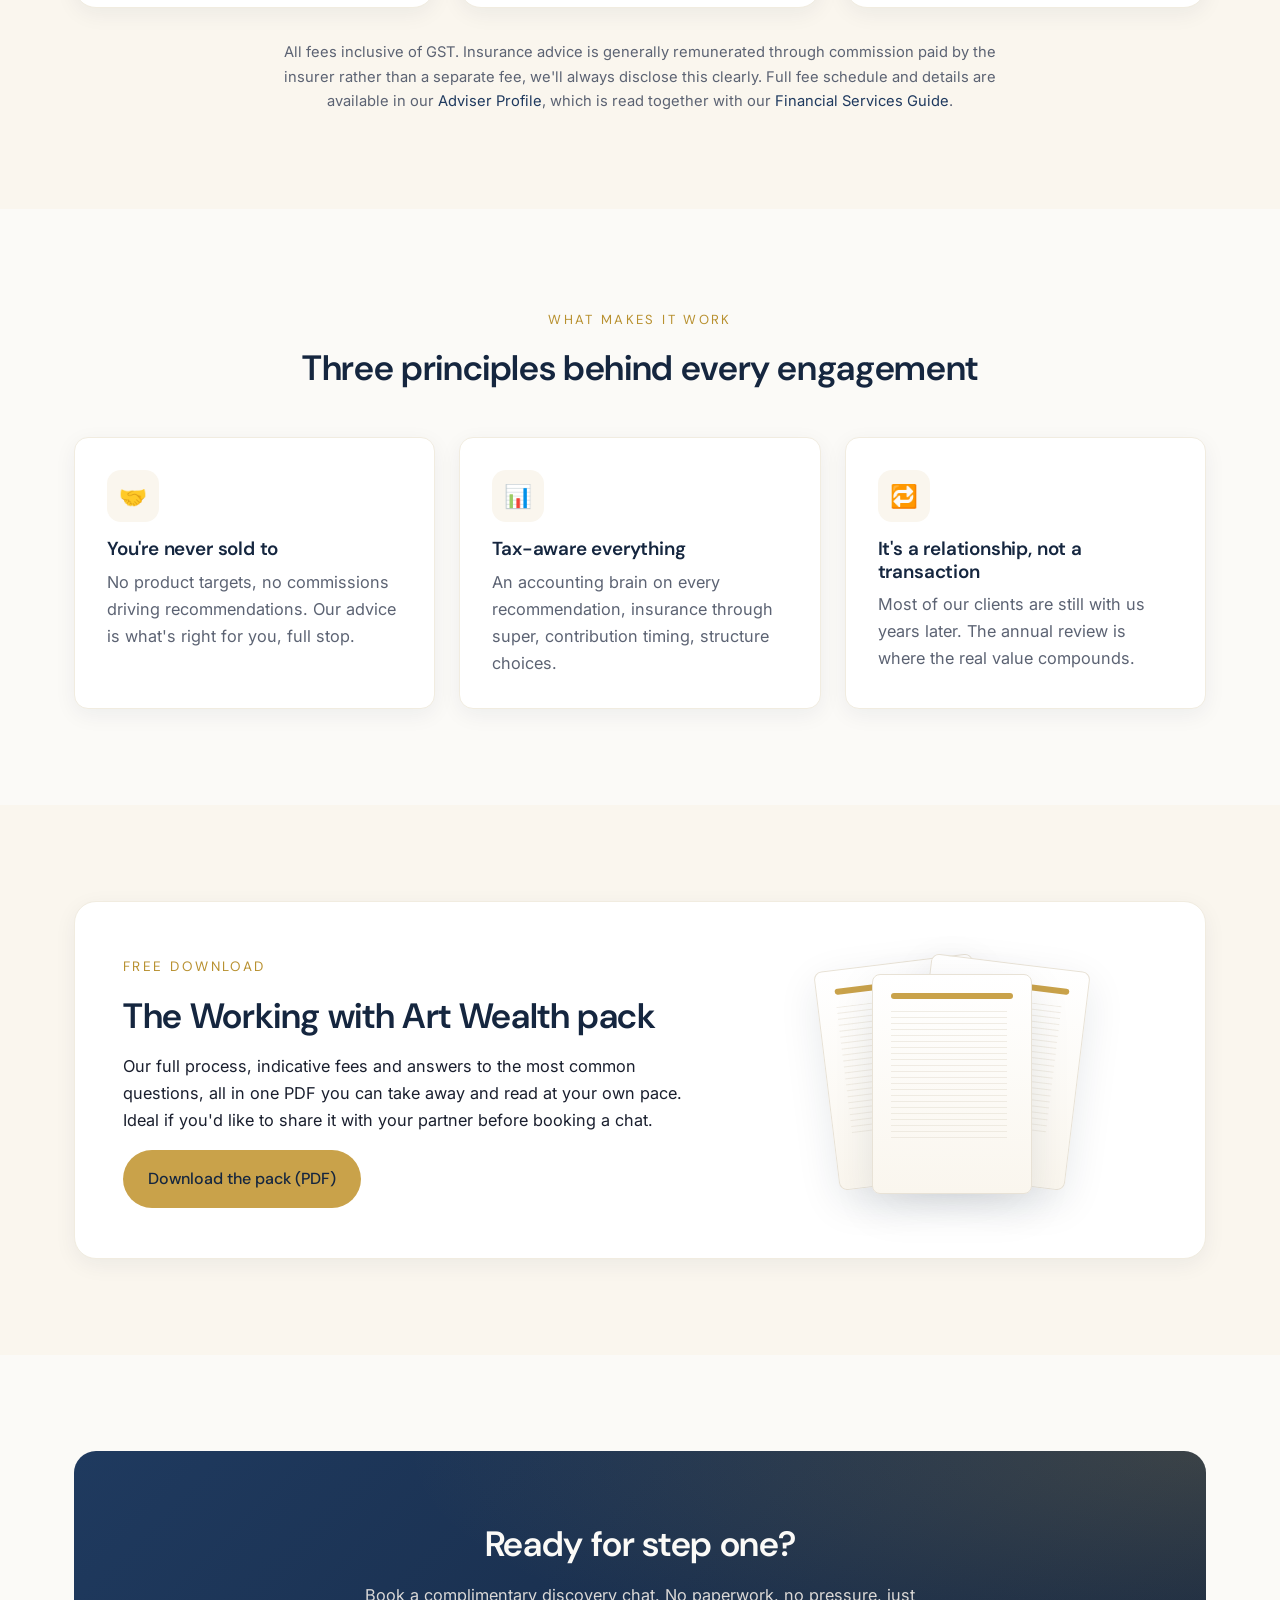
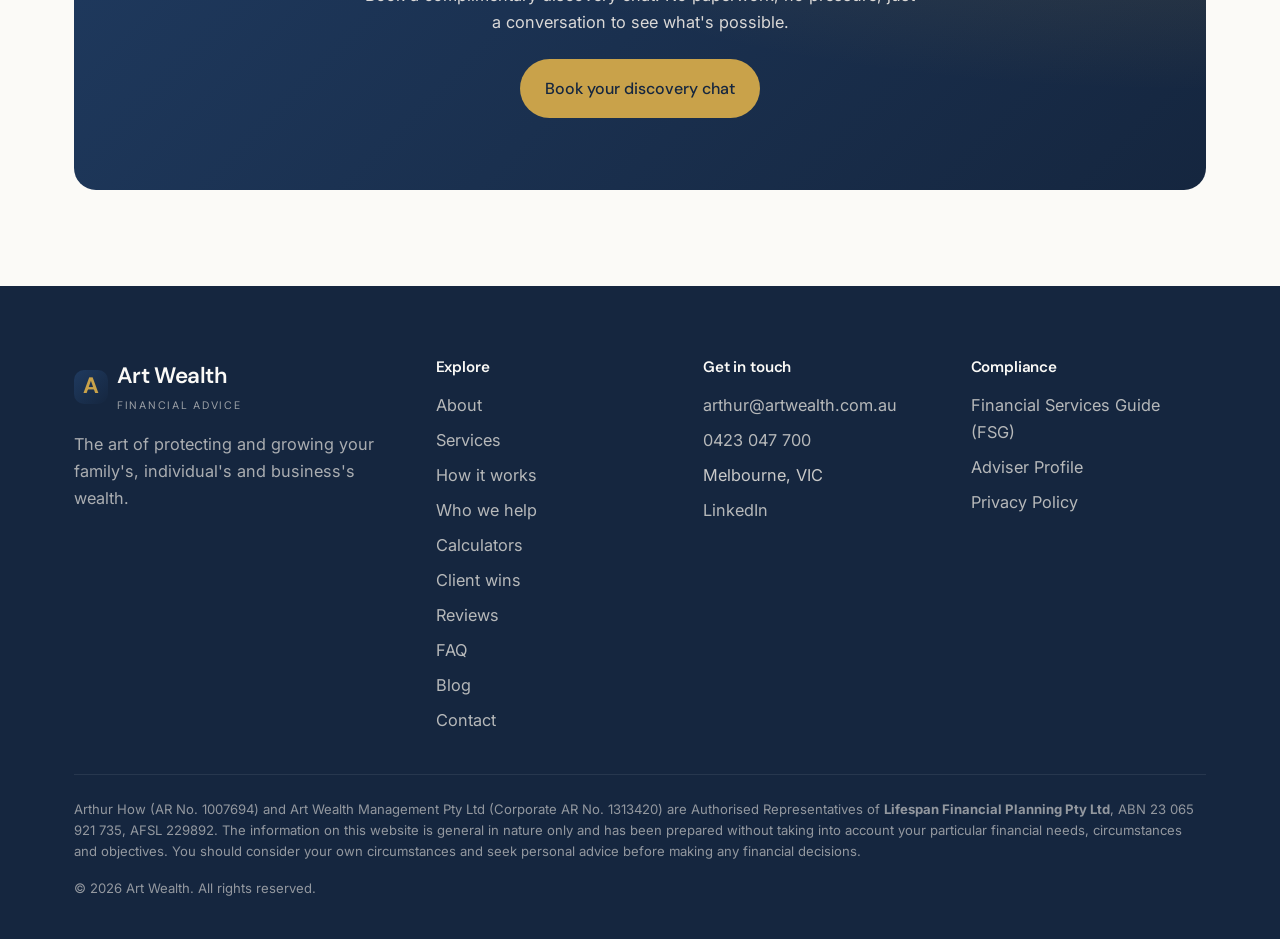
<file: process.html>
<!DOCTYPE html>
<html lang="en-AU">
<head>
  <meta charset="UTF-8">
  <meta name="viewport" content="width=device-width, initial-scale=1.0">
  <title>How It Works, Our Financial Advice Process | Art Wealth Australia</title>
  <meta name="description" content="Our 5-step financial advice process, from a complimentary discovery chat through to ongoing reviews. Clear timeframes, transparent fees, no surprises.">
  <meta name="theme-color" content="#1F3A5F">
  <link rel="apple-touch-icon" sizes="180x180" href="assets/images/apple-touch-icon.png">
  <link rel="icon" type="image/png" sizes="32x32" href="assets/images/favicon-32x32.png">
  <link rel="icon" type="image/png" sizes="16x16" href="assets/images/favicon-16x16.png">
  <link rel="preconnect" href="https://fonts.googleapis.com">
  <link rel="preconnect" href="https://fonts.gstatic.com" crossorigin>
  <link href="https://fonts.googleapis.com/css2?family=DM+Sans:wght@400;500;600;700&family=Inter:wght@400;500;600&display=swap" rel="stylesheet">
  <link rel="stylesheet" href="assets/css/style.css">
</head>
<body>

<header class="site-header">
  <div class="container">
    <nav class="nav">
      <a href="index.html" class="logo"><span class="mark">A</span><span>Art Wealth<small>Financial Advice</small></span></a>
      <ul class="nav-links">
        <li><a href="index.html">Home</a></li>
        <li><a href="about.html">About</a></li>
        <li><a href="services.html">Services</a></li>
        <li><a href="process.html">How it works</a></li>
        <li><a href="who-we-work-with.html">Who we help</a></li>
        <li><a href="calculators.html">Calculators</a></li>
        <li><a href="client-wins.html">Client wins</a></li>
        <li><a href="reviews.html">Reviews</a></li>
        <li><a href="faq.html">FAQ</a></li>
        <li><a href="blog.html">Blog</a></li>
        <li><a href="contact.html">Contact</a></li>
      </ul>
      <div class="nav-cta"><a href="contact.html" class="btn btn-primary">Book a chat</a></div>
      <button class="nav-toggle" aria-label="Open menu" aria-expanded="false"><span></span><span></span><span></span></button>
    </nav>
  </div>
</header>

<section class="page-hero">
  <div class="container">
    <span class="eyebrow">How it works</span>
    <h1>A simple, structured process, no surprises.</h1>
    <p class="lead">From the first chat to ongoing reviews, here's exactly how we work together. Five clear steps, transparent fees, and you're in control of every decision along the way.</p>
    <div style="display: flex; gap: var(--sp-3); justify-content: center; flex-wrap: wrap; margin-top: var(--sp-3);">
      <span class="pill honey">Discovery is complimentary</span>
      <span class="pill">Fees agreed in writing before any work begins</span>
    </div>
  </div>
</section>

<!-- ============ PROCESS TIMELINE ============ -->
<section>
  <div class="container">
    <div class="process-timeline">

      <!-- STEP 1 -->
      <article class="process-step fade-in">
        <div class="step-marker">
          <span class="step-num">01</span>
          <span class="step-line"></span>
        </div>
        <div class="step-body">
          <div class="step-meta">
            <span class="pill honey">Complimentary</span>
            <span class="step-time">~45–60 minutes</span>
          </div>
          <h3>Discovery chat</h3>
          <p class="step-lead">A relaxed, no-obligation conversation to understand what's on your mind, where you are now, and what a great outcome would look like for you.</p>
          <div class="step-cols">
            <div>
              <strong>What we cover</strong>
              <ul>
                <li>What's prompting you to seek advice now</li>
                <li>Your family, work and lifestyle situation</li>
                <li>Money goals, short, medium and long-term</li>
                <li>What you've already tried (and what hasn't worked)</li>
                <li>How we'd work together if you decide to engage us</li>
              </ul>
            </div>
            <div>
              <strong>What you bring</strong>
              <ul>
                <li>Just yourself (and your partner if relevant)</li>
                <li>Any questions you'd like answered</li>
                <li>No documents required at this stage</li>
              </ul>
            </div>
          </div>
          <p class="step-outcome"><strong>By the end:</strong> You'll know whether we're the right fit, what advice could be valuable for you, and what it would cost. There's no pressure to proceed, and no fee for this meeting.</p>
        </div>
      </article>

      <!-- STEP 2 -->
      <article class="process-step fade-in">
        <div class="step-marker">
          <span class="step-num">02</span>
          <span class="step-line"></span>
        </div>
        <div class="step-body">
          <div class="step-meta">
            <span class="pill">Fee agreed before we start</span>
            <span class="step-time">2–3 weeks</span>
          </div>
          <h3>Fact find &amp; strategy development</h3>
          <p class="step-lead">If you decide to proceed, we go deep, gathering the full picture of your finances, modelling scenarios, and designing a strategy tailored to your goals.</p>
          <div class="step-cols">
            <div>
              <strong>What we do</strong>
              <ul>
                <li>Full fact-find: income, assets, debts, super, insurance, family</li>
                <li>Risk profile and goals workshop</li>
                <li>Research products and strategies across the market</li>
                <li>Build cashflow, super and retirement projections</li>
                <li>Stress-test the plan against different scenarios</li>
              </ul>
            </div>
            <div>
              <strong>What you bring</strong>
              <ul>
                <li>Recent payslips and tax return</li>
                <li>Super statements and existing insurance policies</li>
                <li>List of assets, debts and any investments</li>
                <li>We'll send a clear checklist, no scrambling required</li>
              </ul>
            </div>
          </div>
          <p class="step-outcome"><strong>Behind the scenes:</strong> Most of the heavy lifting happens here. You'll hear from us along the way, but the bulk of the work is us researching and modelling so the recommendations we present are properly thought through.</p>
        </div>
      </article>

      <!-- STEP 3 -->
      <article class="process-step fade-in">
        <div class="step-marker">
          <span class="step-num">03</span>
          <span class="step-line"></span>
        </div>
        <div class="step-body">
          <div class="step-meta">
            <span class="pill">Plain English</span>
            <span class="step-time">~90 minutes</span>
          </div>
          <h3>Statement of Advice presentation</h3>
          <p class="step-lead">We sit down together and walk you through your written Statement of Advice (SoA), the document that sets out what we recommend, why, and what it'll cost.</p>
          <div class="step-cols">
            <div>
              <strong>What you'll receive</strong>
              <ul>
                <li>A written Statement of Advice (your formal advice document)</li>
                <li>Clear recommendations across each area covered</li>
                <li>Projections showing the expected impact</li>
                <li>All fees and any product costs clearly itemised</li>
                <li>Alternatives considered, and why we recommend what we do</li>
              </ul>
            </div>
            <div>
              <strong>How it runs</strong>
              <ul>
                <li>We walk through it together, page by page</li>
                <li>Ask anything, there are no silly questions</li>
                <li>Take it home, sit with it, talk to your partner</li>
                <li>Nothing is implemented until you sign off</li>
              </ul>
            </div>
          </div>
          <p class="step-outcome"><strong>You're always in control:</strong> The SoA is a recommendation, not a decision. You can accept it as-is, ask us to adjust it, or take it away to think about. No pressure either way.</p>
        </div>
      </article>

      <!-- STEP 4 -->
      <article class="process-step fade-in">
        <div class="step-marker">
          <span class="step-num">04</span>
          <span class="step-line"></span>
        </div>
        <div class="step-body">
          <div class="step-meta">
            <span class="pill">We do the heavy lifting</span>
            <span class="step-time">4–8 weeks</span>
          </div>
          <h3>Implementation</h3>
          <p class="step-lead">Once you give the green light, we get to work, applying for insurance, rolling over super, opening accounts, and coordinating with your accountant or mortgage broker where needed.</p>
          <div class="step-cols">
            <div>
              <strong>What we handle</strong>
              <ul>
                <li>Insurance applications and underwriting</li>
                <li>Super consolidation and rollover paperwork</li>
                <li>Investment account setup</li>
                <li>Beneficiary nominations and contribution setup</li>
                <li>Coordination with your accountant, broker, lawyer</li>
              </ul>
            </div>
            <div>
              <strong>What you do</strong>
              <ul>
                <li>Sign forms (we walk you through every one)</li>
                <li>Complete any insurance medical questions if needed</li>
                <li>That's it, we drive everything else</li>
              </ul>
            </div>
          </div>
          <p class="step-outcome"><strong>You'll always know where things stand:</strong> Regular updates on what's been actioned, what's pending, and what's next. No mystery, no chasing.</p>
        </div>
      </article>

      <!-- STEP 5 -->
      <article class="process-step fade-in last">
        <div class="step-marker">
          <span class="step-num">05</span>
        </div>
        <div class="step-body">
          <div class="step-meta">
            <span class="pill honey">Included in your service plan</span>
            <span class="step-time">Annually + as life changes</span>
          </div>
          <h3>Ongoing review &amp; partnership</h3>
          <p class="step-lead">Life changes, markets move, rules change, kids arrive, jobs shift. Your strategy needs to keep pace. That's what ongoing reviews are for.</p>
          <div class="step-cols">
            <div>
              <strong>Each year we</strong>
              <ul>
                <li>Review progress against your goals</li>
                <li>Refresh projections with current numbers</li>
                <li>Adjust strategy for any life or legislative changes</li>
                <li>Optimise contributions before EOFY</li>
                <li>Rebalance investments and review insurance</li>
              </ul>
            </div>
            <div>
              <strong>Plus, between reviews</strong>
              <ul>
                <li>Reach out anytime for ad-hoc questions</li>
                <li>Proactive contact when rules or markets shift</li>
                <li>Quick check-ins for any major life event</li>
                <li>You're never on your own with a decision</li>
              </ul>
            </div>
          </div>
          <p class="step-outcome"><strong>This is where the real value compounds:</strong> The plan we build is the foundation, but it's the ongoing partnership that turns it into long-term outcomes.</p>
        </div>
      </article>

    </div>
  </div>
</section>

<!-- ============ FEES TRANSPARENCY ============ -->
<section class="bg-cream">
  <div class="container">
    <div class="section-head fade-in">
      <span class="eyebrow">Indicative fees</span>
      <h2>Transparent, agreed in writing before any work begins</h2>
      <p>Every fee is fully disclosed in your Statement of Advice, and we'll never proceed without your written authorisation. The figures below are indicative only; your actual fee depends on the complexity of your situation and is set in your formal engagement.</p>
    </div>

    <div class="fees-grid">
      <div class="fee-card fade-in">
        <span class="fee-label">Step 01</span>
        <h3>Discovery meeting</h3>
        <p class="fee-amount">Complimentary</p>
        <p class="fee-detail">Initial conversation to see if we're a fit. No fee, no obligation.</p>
      </div>

      <div class="fee-card fade-in">
        <span class="fee-label">Steps 02–04</span>
        <h3>Statement of Advice &amp; implementation</h3>
        <p class="fee-amount">$1,800 – $10,000</p>
        <p class="fee-detail">One-off fee, scoped to the complexity of your advice. Confirmed in writing before we start. Waived if your advice is insurance-only and you proceed.</p>
      </div>

      <div class="fee-card fade-in">
        <span class="fee-label">Step 05</span>
        <h3>Ongoing service plans</h3>
        <p class="fee-amount">From $3,300 / year</p>
        <p class="fee-detail">Three tiers, Essential, Growth and Wealth Mastery, chosen to match the complexity of your plan and how often you want us in your corner.</p>
      </div>
    </div>

    <p class="fees-note fade-in">All fees inclusive of GST. Insurance advice is generally remunerated through commission paid by the insurer rather than a separate fee, we'll always disclose this clearly. Full fee schedule and details are available in our <a href="docs/adviser-profile.pdf?v=20261021">Adviser Profile</a>, which is read together with our <a href="docs/financial-services-guide.pdf?v=20261021">Financial Services Guide</a>.</p>
  </div>
</section>

<!-- ============ WHAT MAKES IT WORK ============ -->
<section>
  <div class="container">
    <div class="section-head fade-in">
      <span class="eyebrow">What makes it work</span>
      <h2>Three principles behind every engagement</h2>
    </div>
    <div class="grid-3">
      <div class="card fade-in">
        <div class="icon" aria-hidden="true">🤝</div>
        <h3>You're never sold to</h3>
        <p>No product targets, no commissions driving recommendations. Our advice is what's right for you, full stop.</p>
      </div>
      <div class="card fade-in">
        <div class="icon" aria-hidden="true">📊</div>
        <h3>Tax-aware everything</h3>
        <p>An accounting brain on every recommendation, insurance through super, contribution timing, structure choices.</p>
      </div>
      <div class="card fade-in">
        <div class="icon" aria-hidden="true">🔁</div>
        <h3>It's a relationship, not a transaction</h3>
        <p>Most of our clients are still with us years later. The annual review is where the real value compounds.</p>
      </div>
    </div>
  </div>
</section>

<!-- ============ DOWNLOAD PACK ============ -->
<section class="bg-cream">
  <div class="container">
    <div class="download-pack fade-in">
      <div>
        <span class="eyebrow" style="display: inline-block; color: var(--honey-600); font-family: var(--font-display); font-size: 0.85rem; letter-spacing: 0.18em; text-transform: uppercase; margin-bottom: var(--sp-2);">Free download</span>
        <h2 style="text-align: left;">The Working with Art Wealth pack</h2>
        <p>Our full process, indicative fees and answers to the most common questions, all in one PDF you can take away and read at your own pace. Ideal if you'd like to share it with your partner before booking a chat.</p>
        <a href="docs/working-with-art-wealth.pdf?v=20261021" class="btn btn-honey" download>Download the pack (PDF)</a>
      </div>
      <div class="pack-visual" aria-hidden="true">
        <div class="pack-page p1"></div>
        <div class="pack-page p2"></div>
        <div class="pack-page p3"></div>
      </div>
    </div>
  </div>
</section>

<!-- ============ CTA ============ -->
<section>
  <div class="container">
    <div class="cta-banner fade-in">
      <h2>Ready for step one?</h2>
      <p>Book a complimentary discovery chat. No paperwork, no pressure, just a conversation to see what's possible.</p>
      <a href="contact.html" class="btn btn-honey">Book your discovery chat</a>
    </div>
  </div>
</section>

<!-- ============ FOOTER ============ -->
<footer class="site-footer">
  <div class="container">
    <div class="footer-grid">
      <div>
        <a href="index.html" class="logo"><span class="mark">A</span><span>Art Wealth<small>Financial Advice</small></span></a>
        <p style="margin-top: var(--sp-2); color: rgba(251,246,238,0.65);">The art of protecting and growing your family's, individual's and business's wealth.</p>
      </div>
      <div><h4>Explore</h4><ul>
        <li><a href="about.html">About</a></li>
        <li><a href="services.html">Services</a></li>
        <li><a href="process.html">How it works</a></li>
        <li><a href="who-we-work-with.html">Who we help</a></li>
        <li><a href="calculators.html">Calculators</a></li>
        <li><a href="client-wins.html">Client wins</a></li>
        <li><a href="reviews.html">Reviews</a></li>
        <li><a href="faq.html">FAQ</a></li>
        <li><a href="blog.html">Blog</a></li>
        <li><a href="contact.html">Contact</a></li>
      </ul></div>
      <div><h4>Get in touch</h4><ul>
        <li><a href="mailto:arthur@artwealth.com.au">arthur@artwealth.com.au</a></li>
        <li><a href="tel:0423047700">0423 047 700</a></li>
        <li>Melbourne, VIC</li>
        <li><a href="https://www.linkedin.com/in/arthur-how-46ab5333/" target="_blank" rel="noopener">LinkedIn</a></li>
      </ul></div>
      <div><h4>Compliance</h4><ul>
        <li><a href="docs/financial-services-guide.pdf?v=20261021">Financial Services Guide (FSG)</a></li>
        <li><a href="docs/adviser-profile.pdf?v=20261021">Adviser Profile</a></li>
        <li><a href="https://lifespanfp.com.au/privacy-policy/" target="_blank" rel="noopener">Privacy Policy</a></li>
      </ul></div>
    </div>
    <div class="disclosure">
      <p>Arthur How (AR No. 1007694) and Art Wealth Management Pty Ltd (Corporate AR No. 1313420) are Authorised Representatives of <strong>Lifespan Financial Planning Pty Ltd</strong>, ABN 23 065 921 735, AFSL 229892. The information on this website is general in nature only and has been prepared without taking into account your particular financial needs, circumstances and objectives. You should consider your own circumstances and seek personal advice before making any financial decisions.</p>
      <p>© <span id="year"></span> Art Wealth. All rights reserved.</p>
    </div>
  </div>
</footer>

<script src="assets/js/main.js"></script>
<script>document.getElementById('year').textContent = new Date().getFullYear();</script>
</body>
</html>
</file>
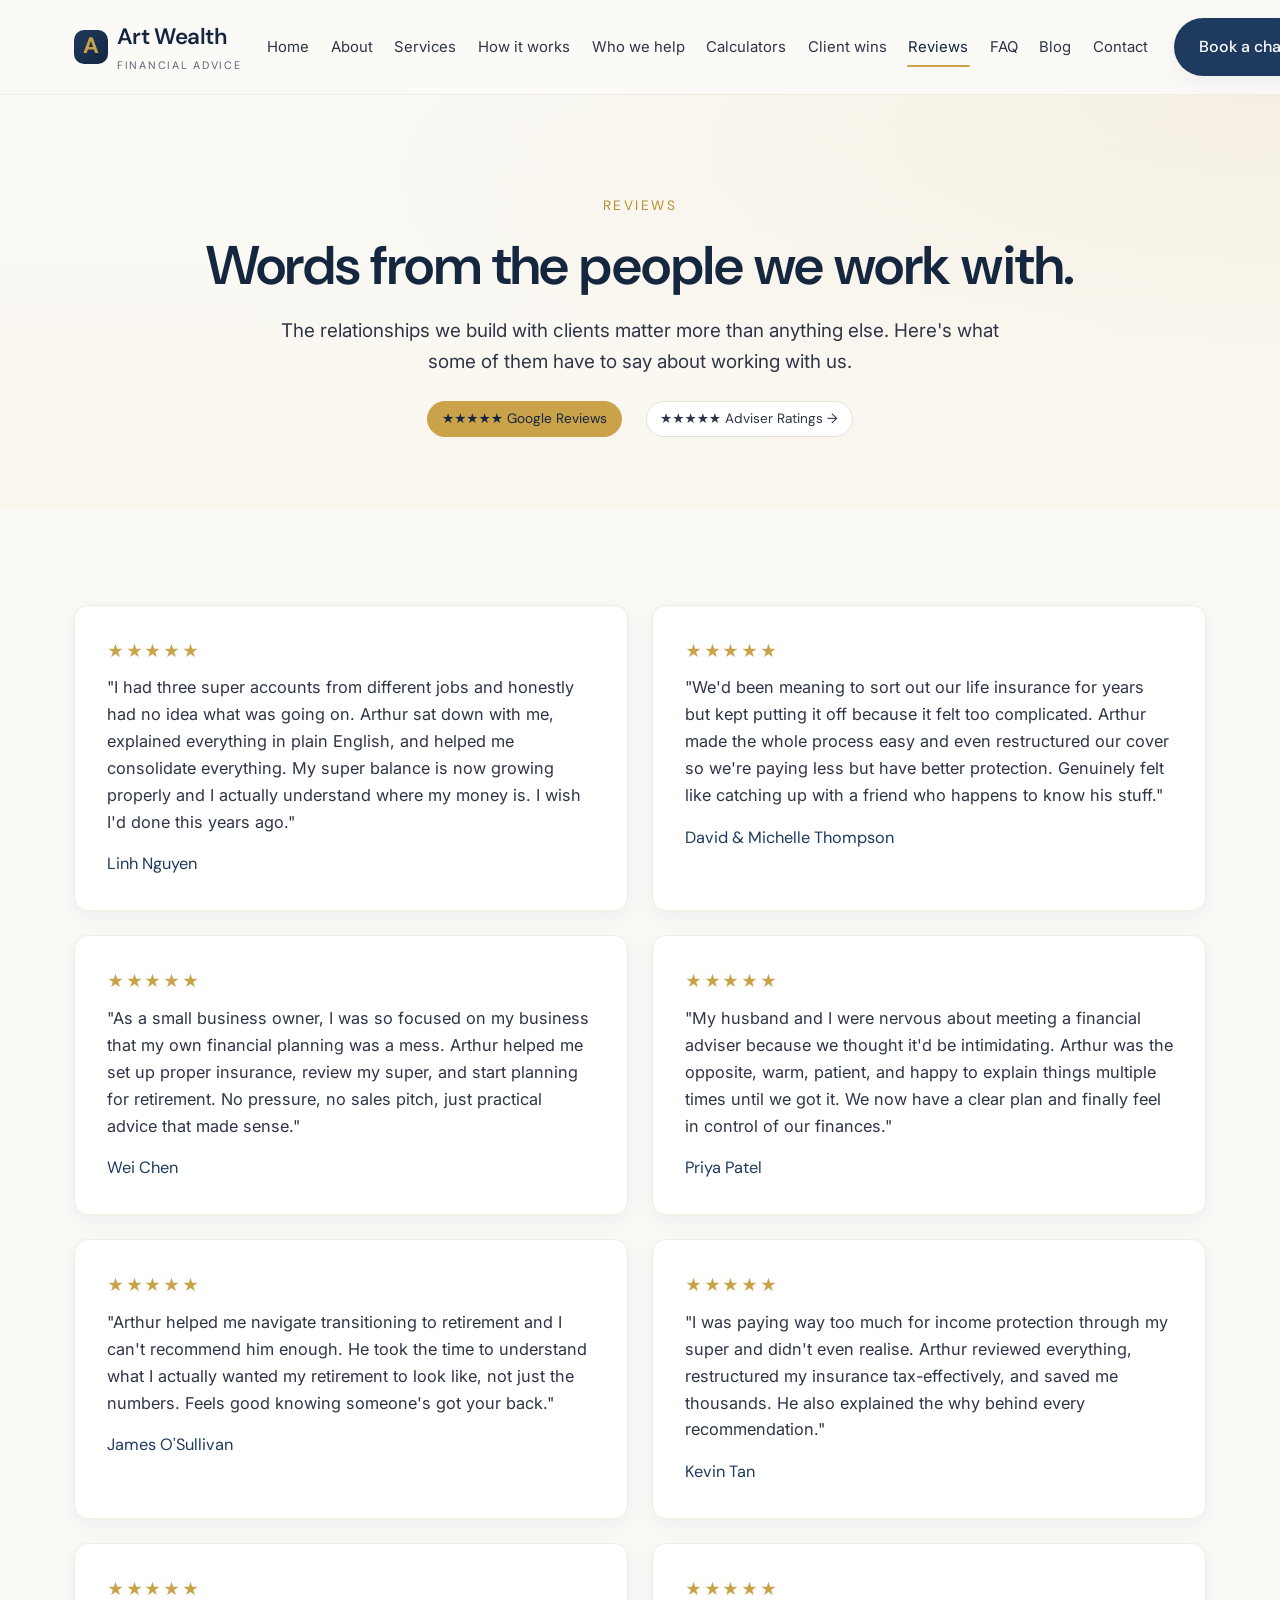
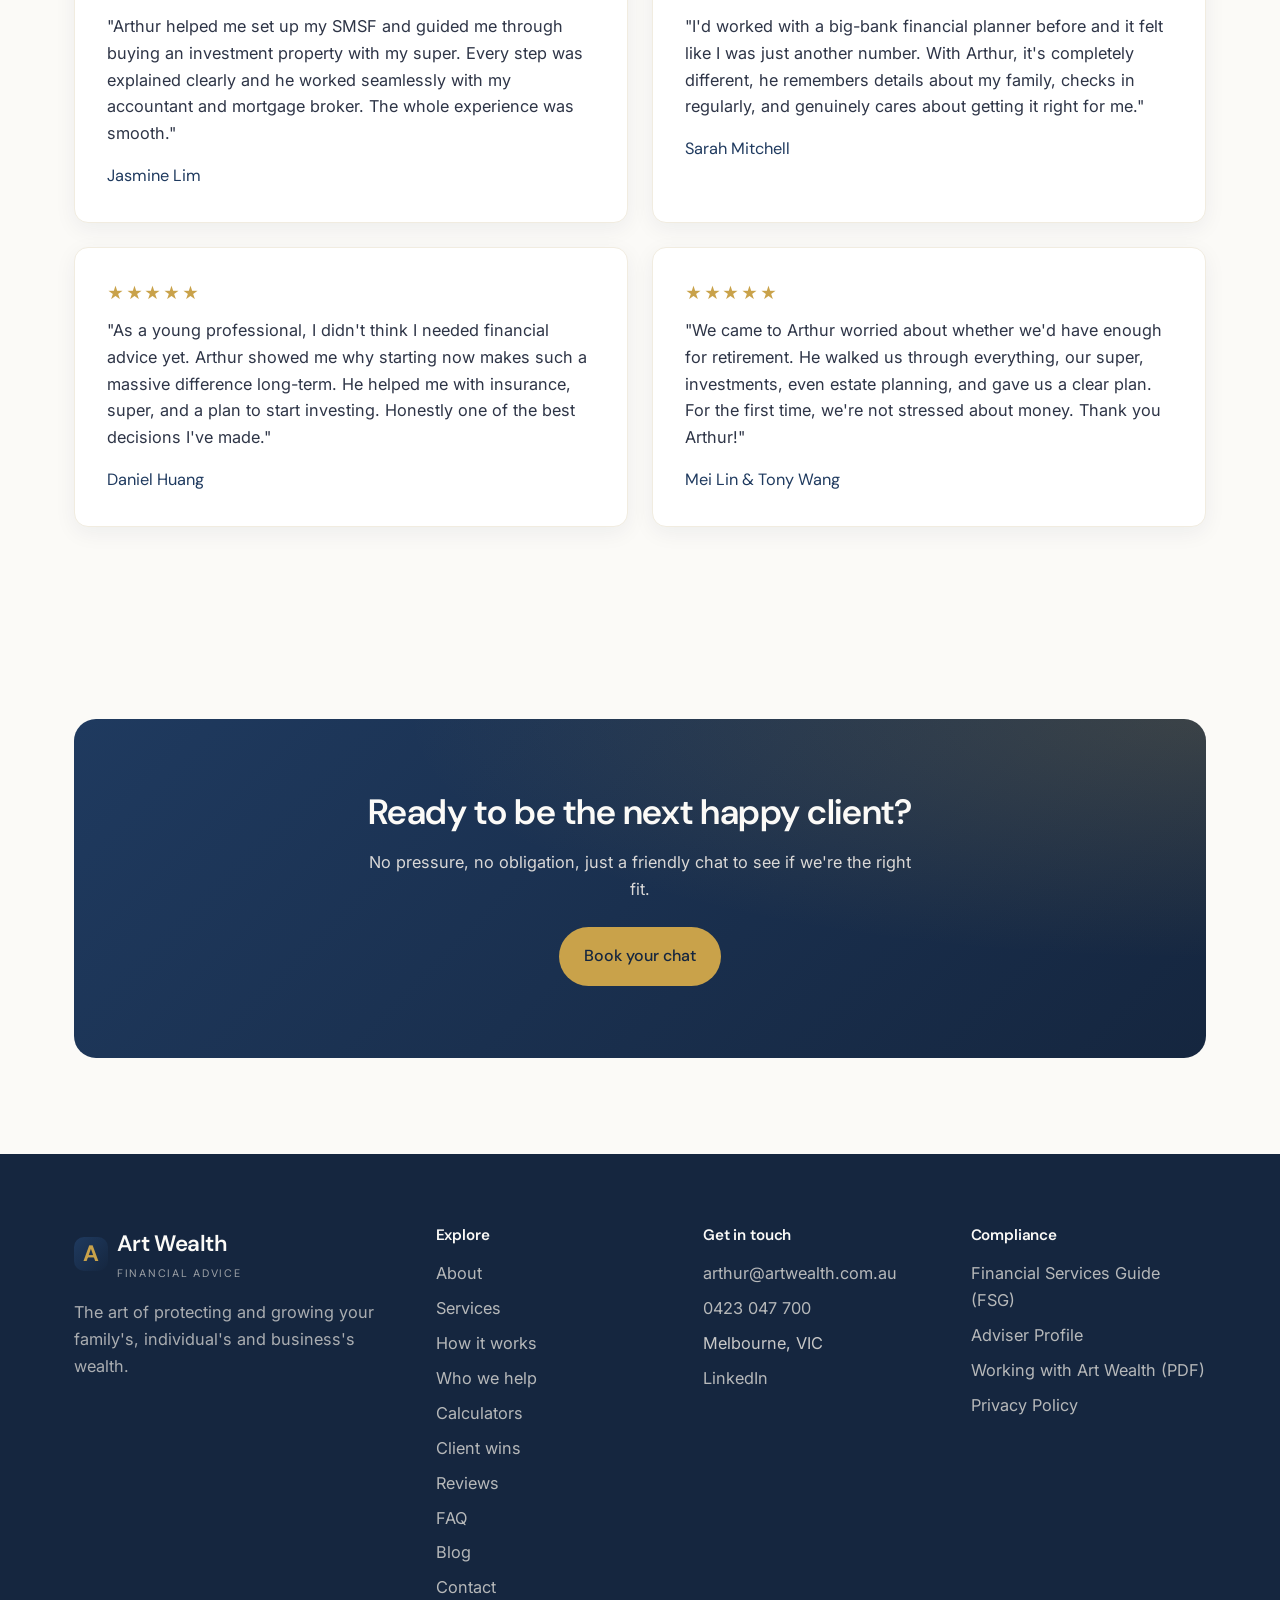
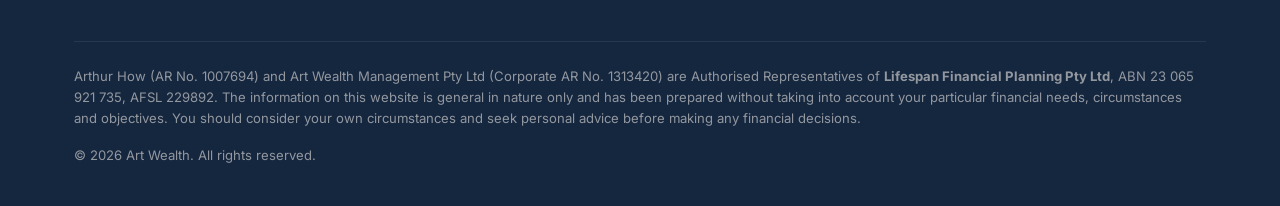
<file: reviews.html>
<!DOCTYPE html>
<html lang="en-AU">
<head>
  <meta charset="UTF-8">
  <meta name="viewport" content="width=device-width, initial-scale=1.0">
  <title>Reviews, What clients say about Art Wealth | Australian Financial Advice</title>
  <meta name="description" content="Real reviews from real Australian clients, see why families, individuals and business owners choose Art Wealth for personal, plain-English financial advice.">
  <meta name="theme-color" content="#1F3A5F">
  <link rel="apple-touch-icon" sizes="180x180" href="assets/images/apple-touch-icon.png">
  <link rel="icon" type="image/png" sizes="32x32" href="assets/images/favicon-32x32.png">
  <link rel="icon" type="image/png" sizes="16x16" href="assets/images/favicon-16x16.png">
  <link rel="preconnect" href="https://fonts.googleapis.com">
  <link rel="preconnect" href="https://fonts.gstatic.com" crossorigin>
  <link href="https://fonts.googleapis.com/css2?family=DM+Sans:wght@400;500;600;700&family=Inter:wght@400;500;600&display=swap" rel="stylesheet">
  <link rel="stylesheet" href="assets/css/style.css">
</head>
<body>

<header class="site-header">
  <div class="container">
    <nav class="nav">
      <a href="index.html" class="logo"><span class="mark">A</span><span>Art Wealth<small>Financial Advice</small></span></a>
      <ul class="nav-links">
        <li><a href="index.html">Home</a></li>
        <li><a href="about.html">About</a></li>
        <li><a href="services.html">Services</a></li>
        <li><a href="process.html">How it works</a></li>
        <li><a href="who-we-work-with.html">Who we help</a></li>
        <li><a href="calculators.html">Calculators</a></li>
        <li><a href="client-wins.html">Client wins</a></li>
        <li><a href="reviews.html">Reviews</a></li>
        <li><a href="faq.html">FAQ</a></li>
        <li><a href="blog.html">Blog</a></li>
        <li><a href="contact.html">Contact</a></li>
      </ul>
      <div class="nav-cta"><a href="contact.html" class="btn btn-primary">Book a chat</a></div>
      <button class="nav-toggle" aria-label="Open menu" aria-expanded="false"><span></span><span></span><span></span></button>
    </nav>
  </div>
</header>

<section class="page-hero">
  <div class="container">
    <span class="eyebrow">Reviews</span>
    <h1>Words from the people we work with.</h1>
    <p class="lead">The relationships we build with clients matter more than anything else. Here's what some of them have to say about working with us.</p>
    <div style="display: flex; gap: var(--sp-3); justify-content: center; flex-wrap: wrap; margin-top: var(--sp-3);">
      <span class="pill honey">★★★★★ Google Reviews</span>
      <a class="pill" href="https://www.adviserratings.com.au/adviser/1007694/Arthur-How" target="_blank" rel="noopener" style="text-decoration: none;">★★★★★ Adviser Ratings →</a>
    </div>
  </div>
</section>

<section>
  <div class="container">
    <div class="reviews-grid">
      <div class="review-light fade-in">
        <div class="stars">★★★★★</div>
        <p>"I had three super accounts from different jobs and honestly had no idea what was going on. Arthur sat down with me, explained everything in plain English, and helped me consolidate everything. My super balance is now growing properly and I actually understand where my money is. I wish I'd done this years ago."</p>
        <span class="author">Linh Nguyen</span>
      </div>
      <div class="review-light fade-in">
        <div class="stars">★★★★★</div>
        <p>"We'd been meaning to sort out our life insurance for years but kept putting it off because it felt too complicated. Arthur made the whole process easy and even restructured our cover so we're paying less but have better protection. Genuinely felt like catching up with a friend who happens to know his stuff."</p>
        <span class="author">David &amp; Michelle Thompson</span>
      </div>
      <div class="review-light fade-in">
        <div class="stars">★★★★★</div>
        <p>"As a small business owner, I was so focused on my business that my own financial planning was a mess. Arthur helped me set up proper insurance, review my super, and start planning for retirement. No pressure, no sales pitch, just practical advice that made sense."</p>
        <span class="author">Wei Chen</span>
      </div>
      <div class="review-light fade-in">
        <div class="stars">★★★★★</div>
        <p>"My husband and I were nervous about meeting a financial adviser because we thought it'd be intimidating. Arthur was the opposite, warm, patient, and happy to explain things multiple times until we got it. We now have a clear plan and finally feel in control of our finances."</p>
        <span class="author">Priya Patel</span>
      </div>
      <div class="review-light fade-in">
        <div class="stars">★★★★★</div>
        <p>"Arthur helped me navigate transitioning to retirement and I can't recommend him enough. He took the time to understand what I actually wanted my retirement to look like, not just the numbers. Feels good knowing someone's got your back."</p>
        <span class="author">James O'Sullivan</span>
      </div>
      <div class="review-light fade-in">
        <div class="stars">★★★★★</div>
        <p>"I was paying way too much for income protection through my super and didn't even realise. Arthur reviewed everything, restructured my insurance tax-effectively, and saved me thousands. He also explained the why behind every recommendation."</p>
        <span class="author">Kevin Tan</span>
      </div>
      <div class="review-light fade-in">
        <div class="stars">★★★★★</div>
        <p>"Arthur helped me set up my SMSF and guided me through buying an investment property with my super. Every step was explained clearly and he worked seamlessly with my accountant and mortgage broker. The whole experience was smooth."</p>
        <span class="author">Jasmine Lim</span>
      </div>
      <div class="review-light fade-in">
        <div class="stars">★★★★★</div>
        <p>"I'd worked with a big-bank financial planner before and it felt like I was just another number. With Arthur, it's completely different, he remembers details about my family, checks in regularly, and genuinely cares about getting it right for me."</p>
        <span class="author">Sarah Mitchell</span>
      </div>
      <div class="review-light fade-in">
        <div class="stars">★★★★★</div>
        <p>"As a young professional, I didn't think I needed financial advice yet. Arthur showed me why starting now makes such a massive difference long-term. He helped me with insurance, super, and a plan to start investing. Honestly one of the best decisions I've made."</p>
        <span class="author">Daniel Huang</span>
      </div>
      <div class="review-light fade-in">
        <div class="stars">★★★★★</div>
        <p>"We came to Arthur worried about whether we'd have enough for retirement. He walked us through everything, our super, investments, even estate planning, and gave us a clear plan. For the first time, we're not stressed about money. Thank you Arthur!"</p>
        <span class="author">Mei Lin &amp; Tony Wang</span>
      </div>
    </div>
  </div>
</section>

<!-- ============ CTA ============ -->
<section>
  <div class="container">
    <div class="cta-banner fade-in">
      <h2>Ready to be the next happy client?</h2>
      <p>No pressure, no obligation, just a friendly chat to see if we're the right fit.</p>
      <a href="contact.html" class="btn btn-honey">Book your chat</a>
    </div>
  </div>
</section>

<!-- ============ FOOTER ============ -->
<footer class="site-footer">
  <div class="container">
    <div class="footer-grid">
      <div>
        <a href="index.html" class="logo"><span class="mark">A</span><span>Art Wealth<small>Financial Advice</small></span></a>
        <p style="margin-top: var(--sp-2); color: rgba(251,246,238,0.65);">The art of protecting and growing your family's, individual's and business's wealth.</p>
      </div>
      <div><h4>Explore</h4><ul>
        <li><a href="about.html">About</a></li>
        <li><a href="services.html">Services</a></li>
        <li><a href="process.html">How it works</a></li>
        <li><a href="who-we-work-with.html">Who we help</a></li>
        <li><a href="calculators.html">Calculators</a></li>
        <li><a href="client-wins.html">Client wins</a></li>
        <li><a href="reviews.html">Reviews</a></li>
        <li><a href="faq.html">FAQ</a></li>
        <li><a href="blog.html">Blog</a></li>
        <li><a href="contact.html">Contact</a></li>
      </ul></div>
      <div><h4>Get in touch</h4><ul>
        <li><a href="mailto:arthur@artwealth.com.au">arthur@artwealth.com.au</a></li>
        <li><a href="tel:0423047700">0423 047 700</a></li>
        <li>Melbourne, VIC</li>
        <li><a href="https://www.linkedin.com/in/arthur-how-46ab5333/" target="_blank" rel="noopener">LinkedIn</a></li>
      </ul></div>
      <div><h4>Compliance</h4><ul>
        <li><a href="docs/financial-services-guide.pdf?v=20261021">Financial Services Guide (FSG)</a></li>
        <li><a href="docs/adviser-profile.pdf?v=20261021">Adviser Profile</a></li>
        <li><a href="docs/working-with-art-wealth.pdf?v=20261021">Working with Art Wealth (PDF)</a></li>
        <li><a href="https://lifespanfp.com.au/privacy-policy/" target="_blank" rel="noopener">Privacy Policy</a></li>
      </ul></div>
    </div>
    <div class="disclosure">
      <p>Arthur How (AR No. 1007694) and Art Wealth Management Pty Ltd (Corporate AR No. 1313420) are Authorised Representatives of <strong>Lifespan Financial Planning Pty Ltd</strong>, ABN 23 065 921 735, AFSL 229892. The information on this website is general in nature only and has been prepared without taking into account your particular financial needs, circumstances and objectives. You should consider your own circumstances and seek personal advice before making any financial decisions.</p>
      <p>© <span id="year"></span> Art Wealth. All rights reserved.</p>
    </div>
  </div>
</footer>

<script src="assets/js/main.js"></script>
<script>document.getElementById('year').textContent = new Date().getFullYear();</script>
</body>
</html>
</file>
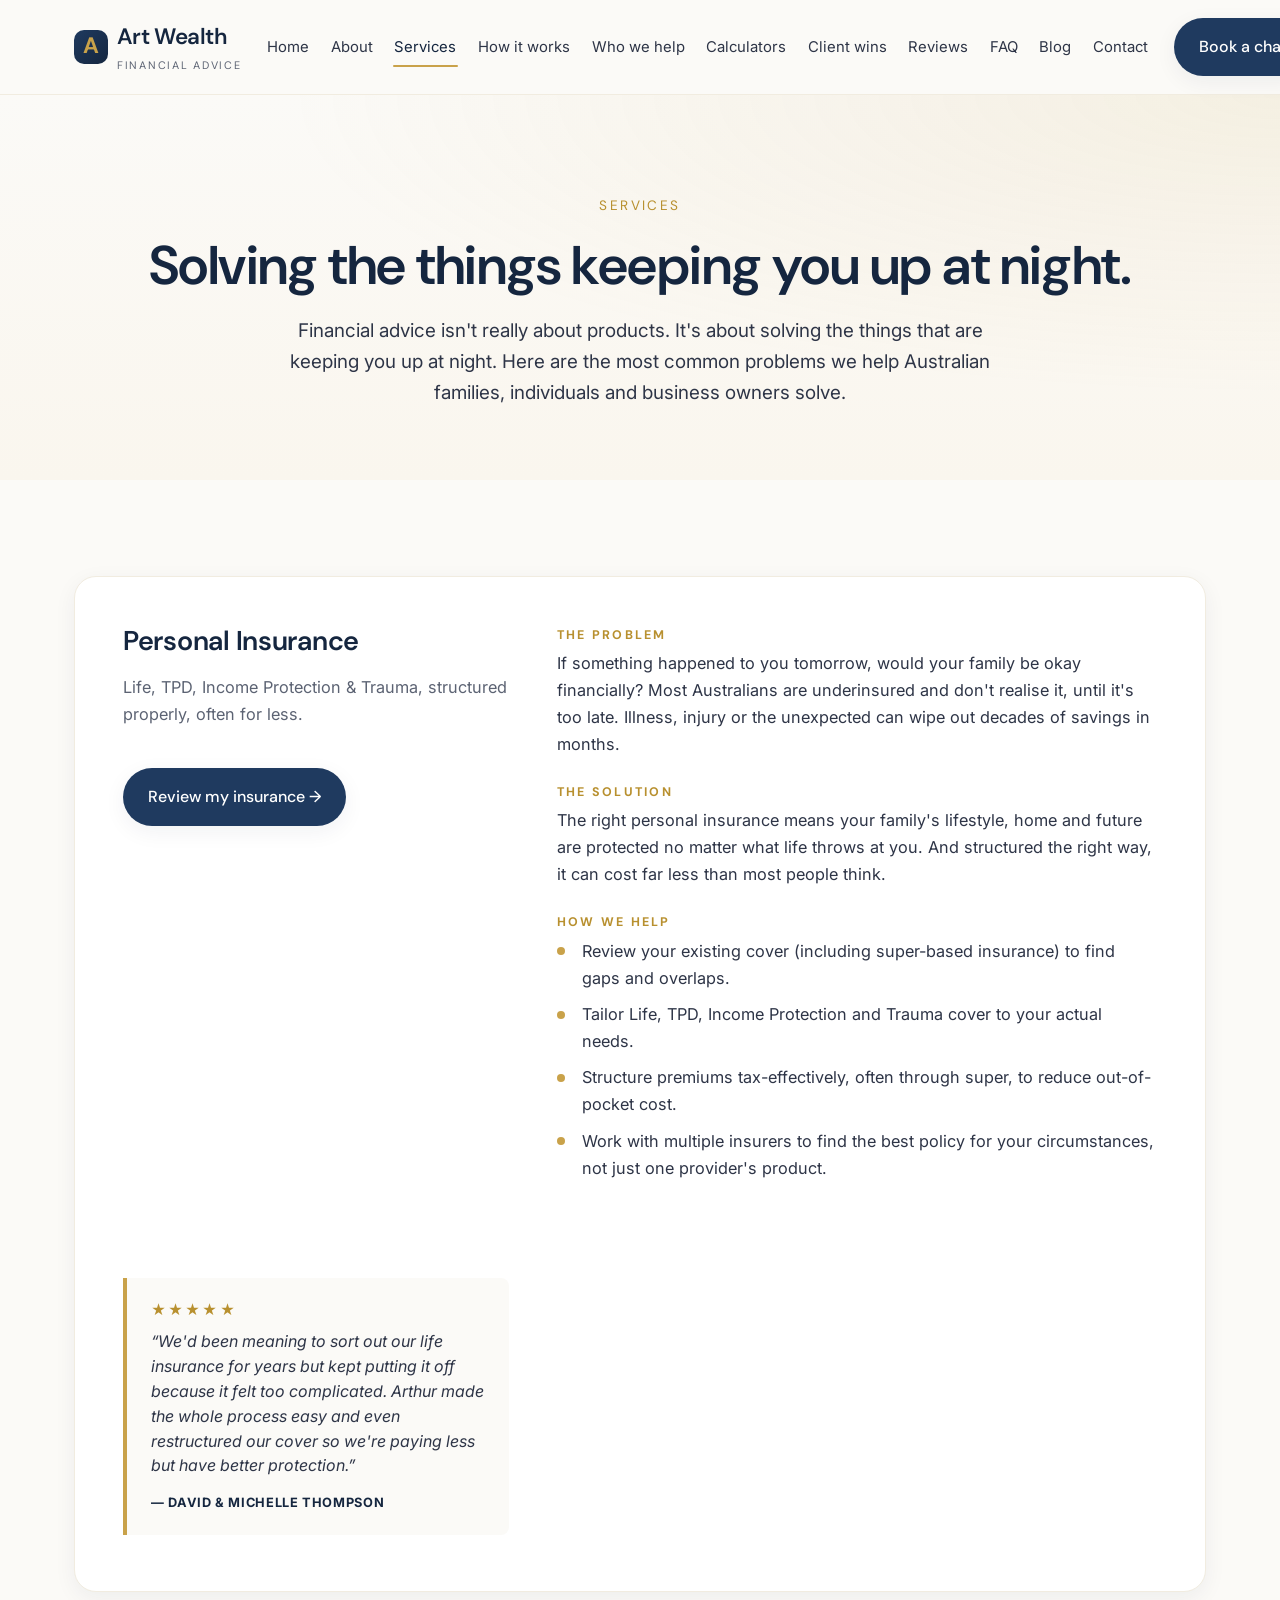
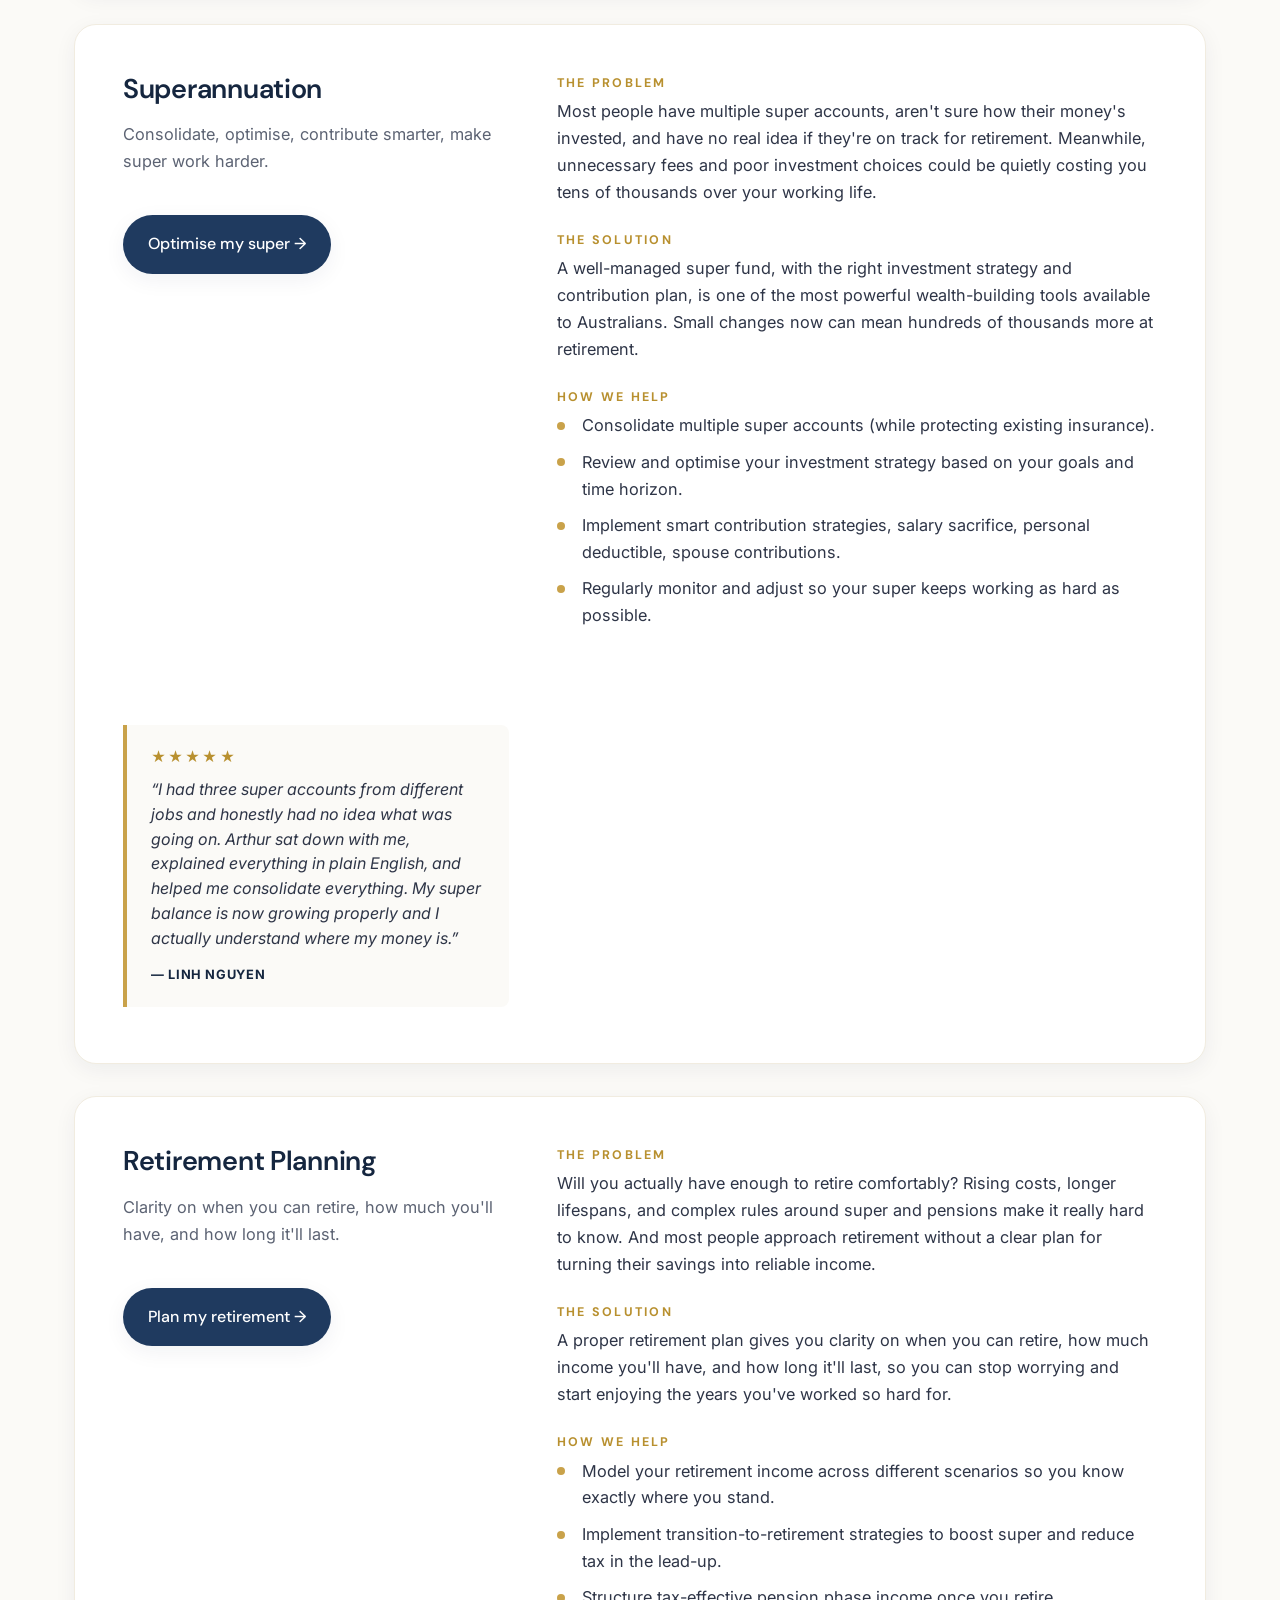
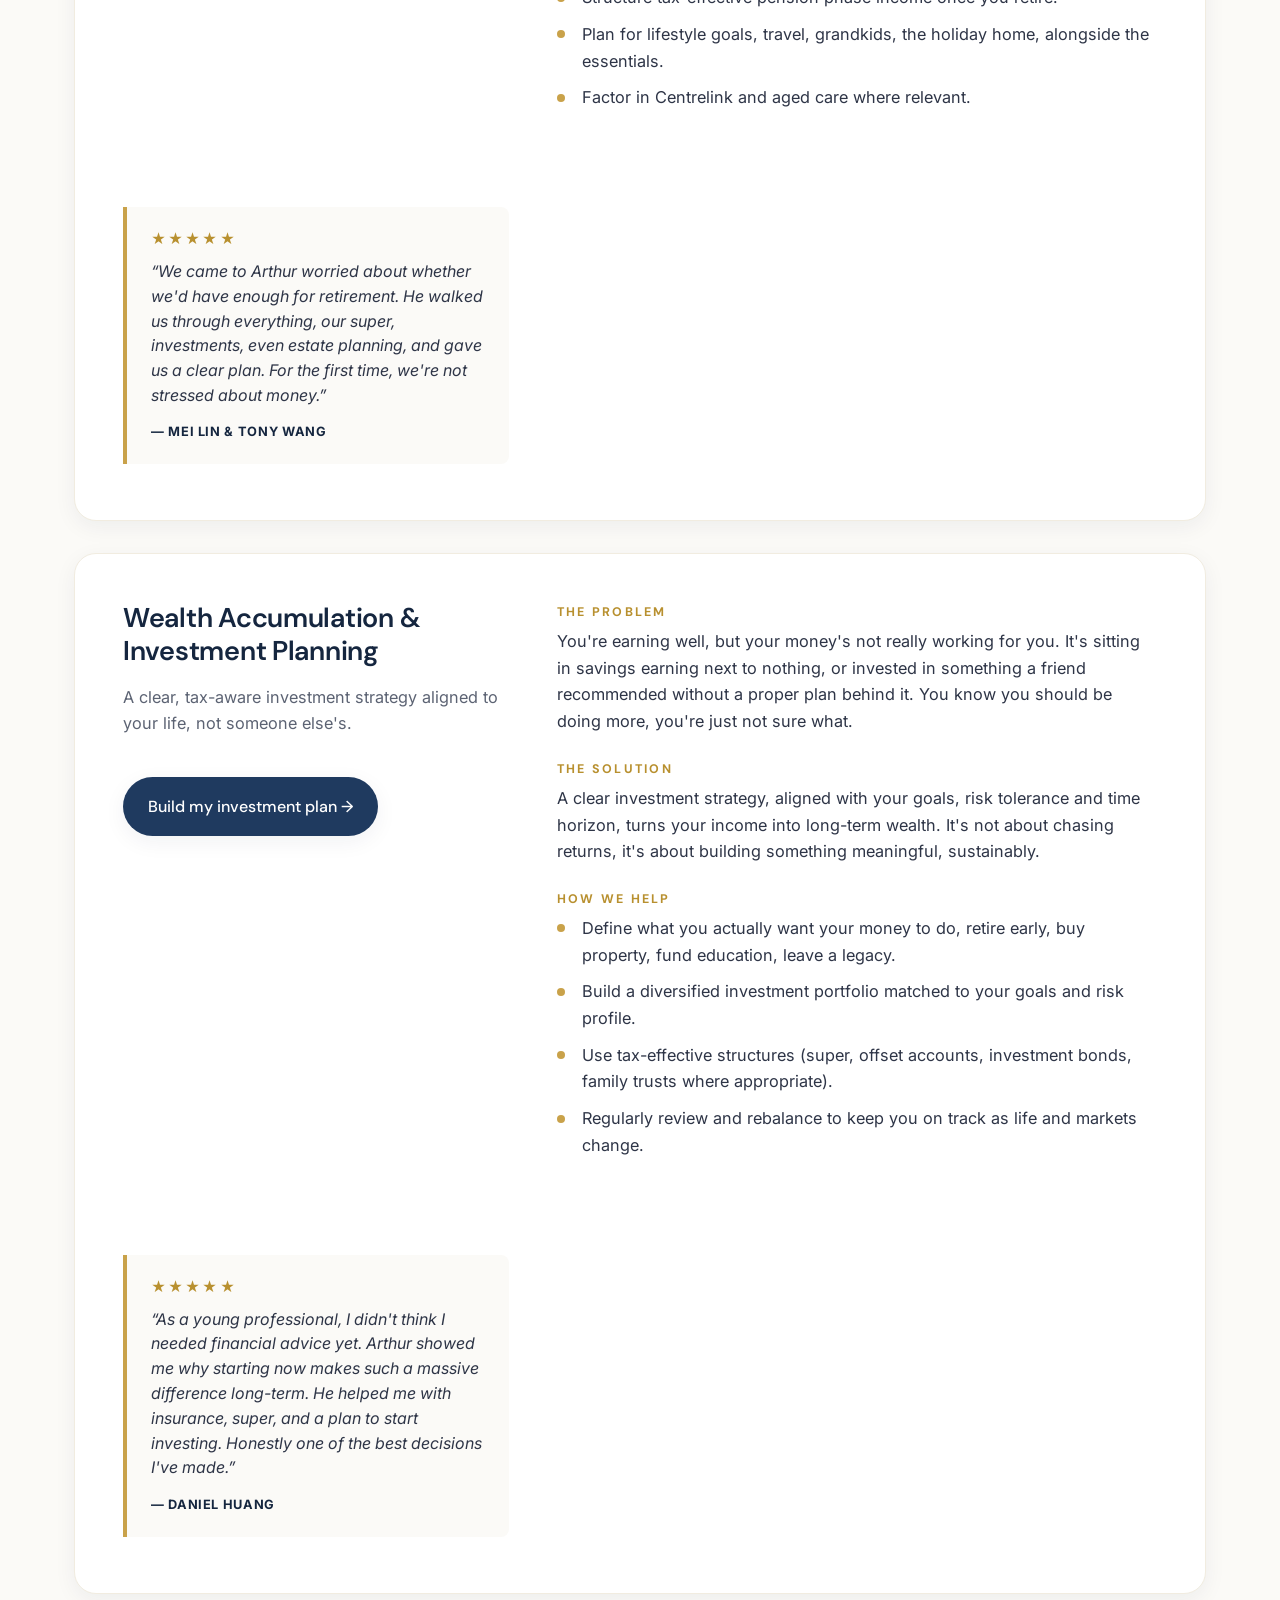
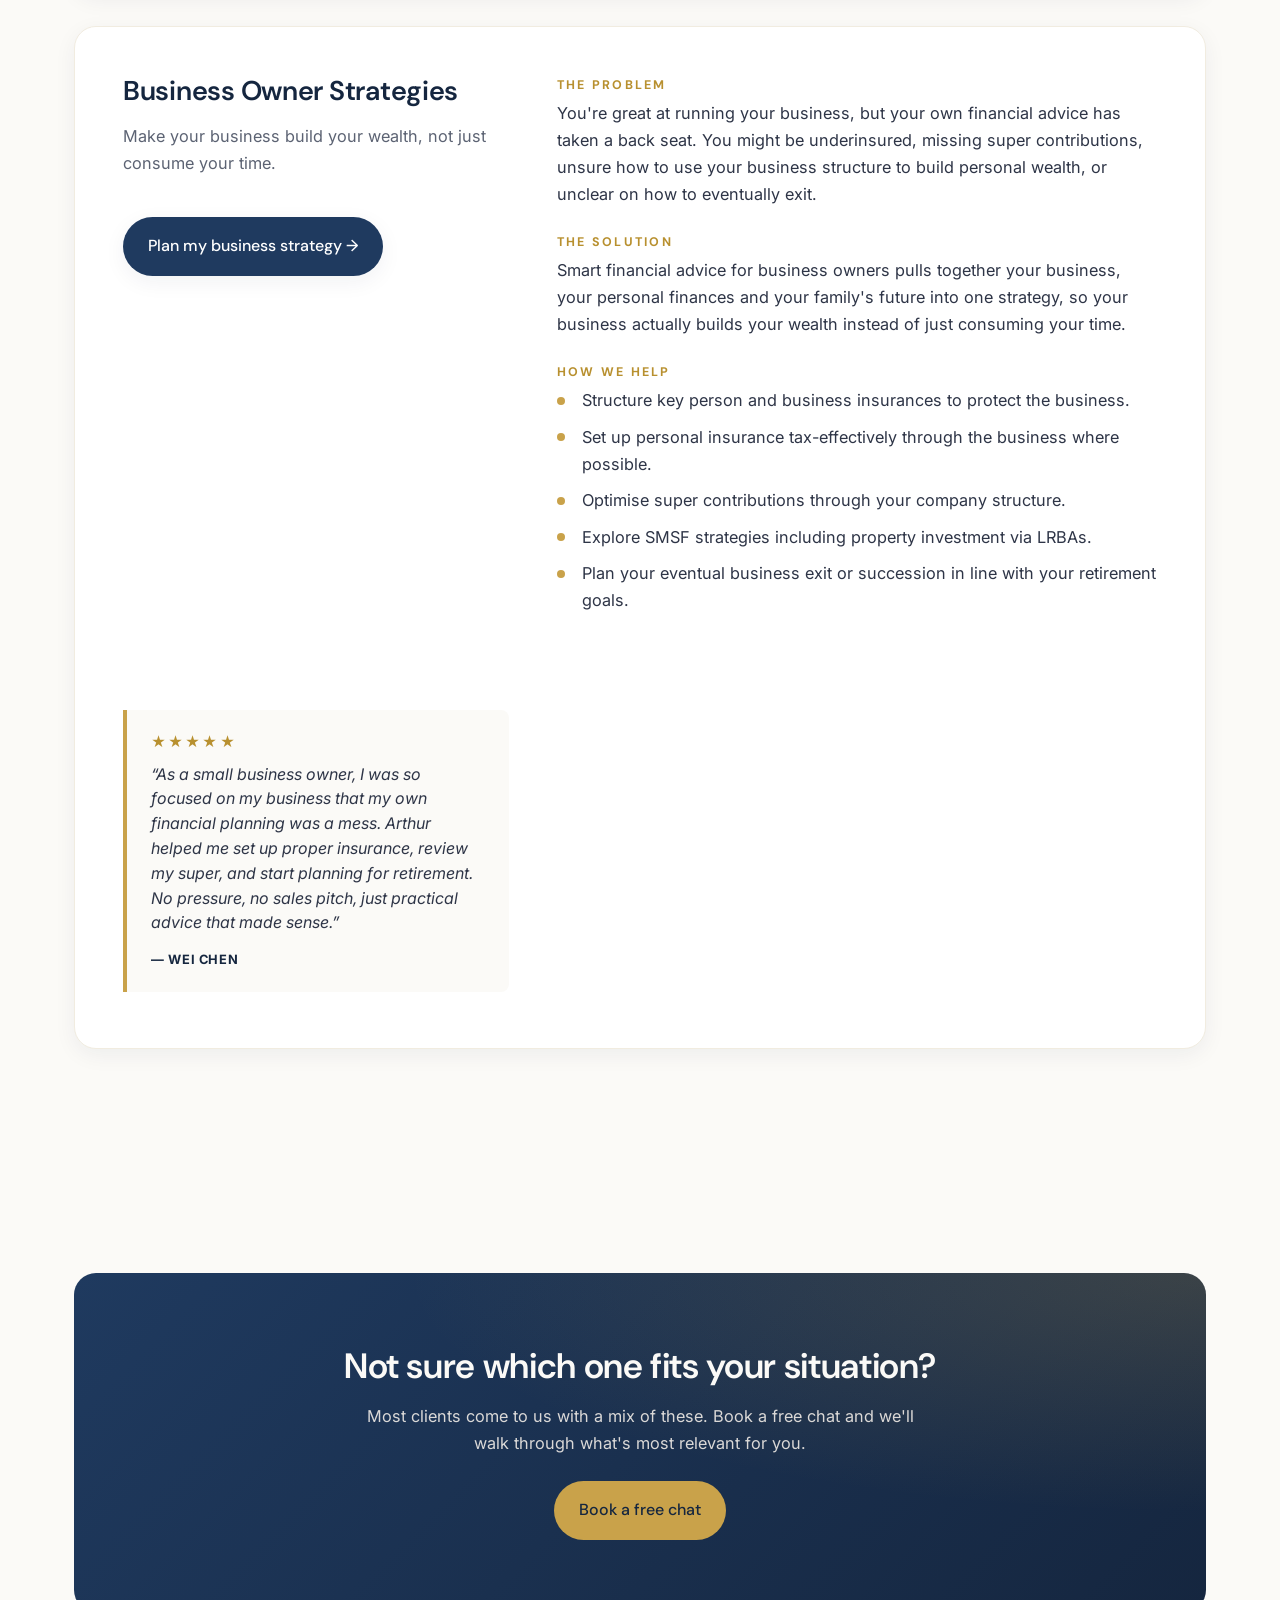
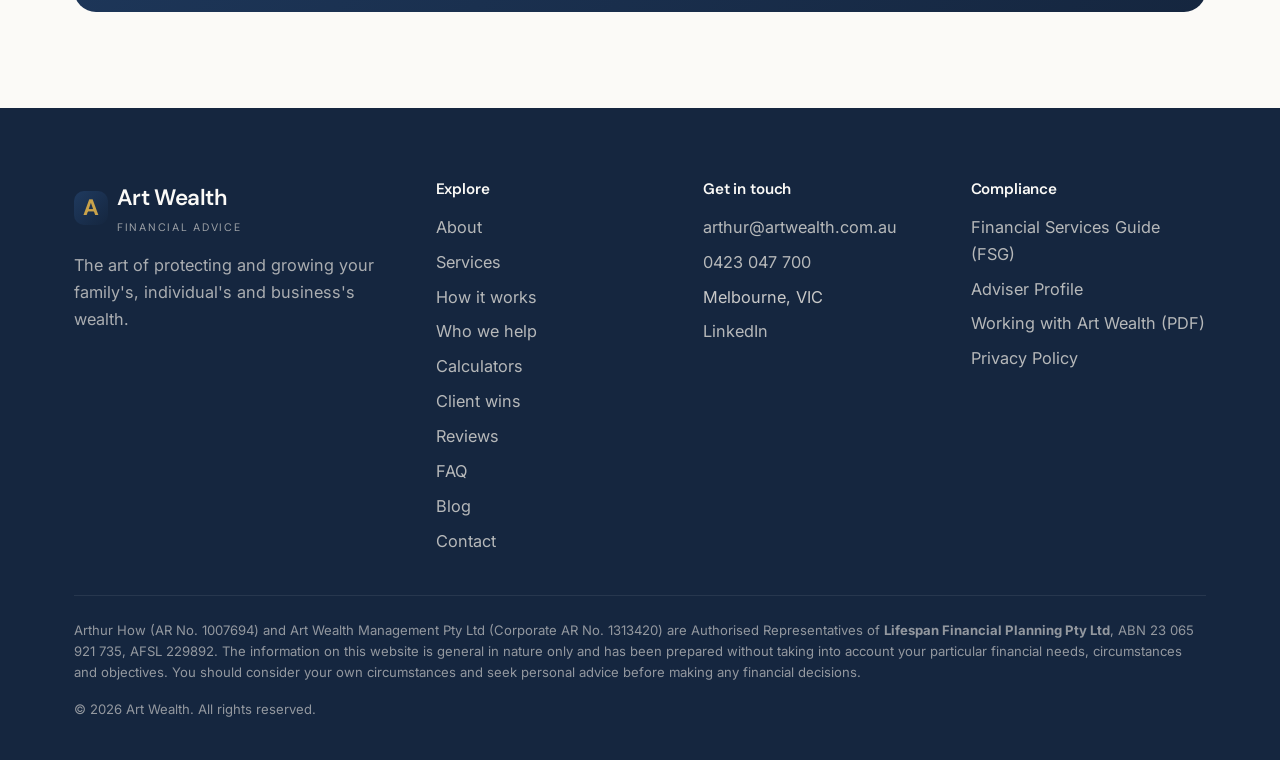
<file: services.html>
<!DOCTYPE html>
<html lang="en-AU">
<head>
  <meta charset="UTF-8">
  <meta name="viewport" content="width=device-width, initial-scale=1.0">
  <title>Services, Insurance, Super, Retirement, Investment | Art Wealth Australia</title>
  <meta name="description" content="Personal insurance, superannuation, retirement planning, wealth accumulation and business owner strategies, solving the financial things that keep you up at night.">
  <meta name="theme-color" content="#1F3A5F">
  <link rel="apple-touch-icon" sizes="180x180" href="assets/images/apple-touch-icon.png">
  <link rel="icon" type="image/png" sizes="32x32" href="assets/images/favicon-32x32.png">
  <link rel="icon" type="image/png" sizes="16x16" href="assets/images/favicon-16x16.png">
  <link rel="preconnect" href="https://fonts.googleapis.com">
  <link rel="preconnect" href="https://fonts.gstatic.com" crossorigin>
  <link href="https://fonts.googleapis.com/css2?family=DM+Sans:wght@400;500;600;700&family=Inter:wght@400;500;600&display=swap" rel="stylesheet">
  <link rel="stylesheet" href="assets/css/style.css">
</head>
<body>

<header class="site-header">
  <div class="container">
    <nav class="nav">
      <a href="index.html" class="logo"><span class="mark">A</span><span>Art Wealth<small>Financial Advice</small></span></a>
      <ul class="nav-links">
        <li><a href="index.html">Home</a></li>
        <li><a href="about.html">About</a></li>
        <li><a href="services.html">Services</a></li>
        <li><a href="process.html">How it works</a></li>
        <li><a href="who-we-work-with.html">Who we help</a></li>
        <li><a href="calculators.html">Calculators</a></li>
        <li><a href="client-wins.html">Client wins</a></li>
        <li><a href="reviews.html">Reviews</a></li>
        <li><a href="faq.html">FAQ</a></li>
        <li><a href="blog.html">Blog</a></li>
        <li><a href="contact.html">Contact</a></li>
      </ul>
      <div class="nav-cta"><a href="contact.html" class="btn btn-primary">Book a chat</a></div>
      <button class="nav-toggle" aria-label="Open menu" aria-expanded="false"><span></span><span></span><span></span></button>
    </nav>
  </div>
</header>

<section class="page-hero">
  <div class="container">
    <span class="eyebrow">Services</span>
    <h1>Solving the things keeping you up at night.</h1>
    <p class="lead">Financial advice isn't really about products. It's about solving the things that are keeping you up at night. Here are the most common problems we help Australian families, individuals and business owners solve.</p>
  </div>
</section>

<section>
  <div class="container">

    <!-- ============ SERVICE 1 ============ -->
    <article class="service-block fade-in">
      <div>
        <h3>Personal Insurance</h3>
        <p style="color: var(--ink-500);">Life, TPD, Income Protection &amp; Trauma, structured properly, often for less.</p>
        <a href="contact.html" class="btn btn-primary" style="margin-top: var(--sp-3);">Review my insurance →</a>
      </div>
      <div class="psh">
        <div>
          <strong>The problem</strong>
          <p>If something happened to you tomorrow, would your family be okay financially? Most Australians are underinsured and don't realise it, until it's too late. Illness, injury or the unexpected can wipe out decades of savings in months.</p>
        </div>
        <div>
          <strong>The solution</strong>
          <p>The right personal insurance means your family's lifestyle, home and future are protected no matter what life throws at you. And structured the right way, it can cost far less than most people think.</p>
        </div>
        <div>
          <strong>How we help</strong>
          <ul>
            <li>Review your existing cover (including super-based insurance) to find gaps and overlaps.</li>
            <li>Tailor Life, TPD, Income Protection and Trauma cover to your actual needs.</li>
            <li>Structure premiums tax-effectively, often through super, to reduce out-of-pocket cost.</li>
            <li>Work with multiple insurers to find the best policy for your circumstances, not just one provider's product.</li>
          </ul>
        </div>
      </div>
      <div class="inline-quote" style="background: var(--cream-50, #FAF6EC); border-left: 4px solid var(--honey-500, #B68C2E); padding: 1.25rem 1.5rem; margin: 1.5rem 0 0.5rem; border-radius: 0 0.5rem 0.5rem 0;">
        <div style="color: var(--honey-600, #9A742A); font-size: 0.9rem; letter-spacing: 0.15em; margin-bottom: 0.5rem;">★★★★★</div>
        <p style="font-style: italic; font-size: 1rem; line-height: 1.55; color: var(--ink-700, #4B5462); margin: 0 0 0.6rem;">&ldquo;We'd been meaning to sort out our life insurance for years but kept putting it off because it felt too complicated. Arthur made the whole process easy and even restructured our cover so we're paying less but have better protection.&rdquo;</p>
        <span style="font-size: 0.8rem; font-weight: 700; color: var(--navy-900, #1F3A5F); letter-spacing: 0.05em; text-transform: uppercase;">— David &amp; Michelle Thompson</span>
      </div>
    </article>

    <!-- ============ SERVICE 2 ============ -->
    <article class="service-block fade-in">
      <div>
        <h3>Superannuation</h3>
        <p style="color: var(--ink-500);">Consolidate, optimise, contribute smarter, make super work harder.</p>
        <a href="contact.html" class="btn btn-primary" style="margin-top: var(--sp-3);">Optimise my super →</a>
      </div>
      <div class="psh">
        <div>
          <strong>The problem</strong>
          <p>Most people have multiple super accounts, aren't sure how their money's invested, and have no real idea if they're on track for retirement. Meanwhile, unnecessary fees and poor investment choices could be quietly costing you tens of thousands over your working life.</p>
        </div>
        <div>
          <strong>The solution</strong>
          <p>A well-managed super fund, with the right investment strategy and contribution plan, is one of the most powerful wealth-building tools available to Australians. Small changes now can mean hundreds of thousands more at retirement.</p>
        </div>
        <div>
          <strong>How we help</strong>
          <ul>
            <li>Consolidate multiple super accounts (while protecting existing insurance).</li>
            <li>Review and optimise your investment strategy based on your goals and time horizon.</li>
            <li>Implement smart contribution strategies, salary sacrifice, personal deductible, spouse contributions.</li>
            <li>Regularly monitor and adjust so your super keeps working as hard as possible.</li>
          </ul>
        </div>
      </div>
      <div class="inline-quote" style="background: var(--cream-50, #FAF6EC); border-left: 4px solid var(--honey-500, #B68C2E); padding: 1.25rem 1.5rem; margin: 1.5rem 0 0.5rem; border-radius: 0 0.5rem 0.5rem 0;">
        <div style="color: var(--honey-600, #9A742A); font-size: 0.9rem; letter-spacing: 0.15em; margin-bottom: 0.5rem;">★★★★★</div>
        <p style="font-style: italic; font-size: 1rem; line-height: 1.55; color: var(--ink-700, #4B5462); margin: 0 0 0.6rem;">&ldquo;I had three super accounts from different jobs and honestly had no idea what was going on. Arthur sat down with me, explained everything in plain English, and helped me consolidate everything. My super balance is now growing properly and I actually understand where my money is.&rdquo;</p>
        <span style="font-size: 0.8rem; font-weight: 700; color: var(--navy-900, #1F3A5F); letter-spacing: 0.05em; text-transform: uppercase;">— Linh Nguyen</span>
      </div>
    </article>

    <!-- ============ SERVICE 3 ============ -->
    <article class="service-block fade-in">
      <div>
        <h3>Retirement Planning</h3>
        <p style="color: var(--ink-500);">Clarity on when you can retire, how much you'll have, and how long it'll last.</p>
        <a href="contact.html" class="btn btn-primary" style="margin-top: var(--sp-3);">Plan my retirement →</a>
      </div>
      <div class="psh">
        <div>
          <strong>The problem</strong>
          <p>Will you actually have enough to retire comfortably? Rising costs, longer lifespans, and complex rules around super and pensions make it really hard to know. And most people approach retirement without a clear plan for turning their savings into reliable income.</p>
        </div>
        <div>
          <strong>The solution</strong>
          <p>A proper retirement plan gives you clarity on when you can retire, how much income you'll have, and how long it'll last, so you can stop worrying and start enjoying the years you've worked so hard for.</p>
        </div>
        <div>
          <strong>How we help</strong>
          <ul>
            <li>Model your retirement income across different scenarios so you know exactly where you stand.</li>
            <li>Implement transition-to-retirement strategies to boost super and reduce tax in the lead-up.</li>
            <li>Structure tax-effective pension phase income once you retire.</li>
            <li>Plan for lifestyle goals, travel, grandkids, the holiday home, alongside the essentials.</li>
            <li>Factor in Centrelink and aged care where relevant.</li>
          </ul>
        </div>
      </div>
      <div class="inline-quote" style="background: var(--cream-50, #FAF6EC); border-left: 4px solid var(--honey-500, #B68C2E); padding: 1.25rem 1.5rem; margin: 1.5rem 0 0.5rem; border-radius: 0 0.5rem 0.5rem 0;">
        <div style="color: var(--honey-600, #9A742A); font-size: 0.9rem; letter-spacing: 0.15em; margin-bottom: 0.5rem;">★★★★★</div>
        <p style="font-style: italic; font-size: 1rem; line-height: 1.55; color: var(--ink-700, #4B5462); margin: 0 0 0.6rem;">&ldquo;We came to Arthur worried about whether we'd have enough for retirement. He walked us through everything, our super, investments, even estate planning, and gave us a clear plan. For the first time, we're not stressed about money.&rdquo;</p>
        <span style="font-size: 0.8rem; font-weight: 700; color: var(--navy-900, #1F3A5F); letter-spacing: 0.05em; text-transform: uppercase;">— Mei Lin &amp; Tony Wang</span>
      </div>
    </article>

    <!-- ============ SERVICE 4 ============ -->
    <article class="service-block fade-in">
      <div>
        <h3>Wealth Accumulation &amp; Investment Planning</h3>
        <p style="color: var(--ink-500);">A clear, tax-aware investment strategy aligned to your life, not someone else's.</p>
        <a href="contact.html" class="btn btn-primary" style="margin-top: var(--sp-3);">Build my investment plan →</a>
      </div>
      <div class="psh">
        <div>
          <strong>The problem</strong>
          <p>You're earning well, but your money's not really working for you. It's sitting in savings earning next to nothing, or invested in something a friend recommended without a proper plan behind it. You know you should be doing more, you're just not sure what.</p>
        </div>
        <div>
          <strong>The solution</strong>
          <p>A clear investment strategy, aligned with your goals, risk tolerance and time horizon, turns your income into long-term wealth. It's not about chasing returns, it's about building something meaningful, sustainably.</p>
        </div>
        <div>
          <strong>How we help</strong>
          <ul>
            <li>Define what you actually want your money to do, retire early, buy property, fund education, leave a legacy.</li>
            <li>Build a diversified investment portfolio matched to your goals and risk profile.</li>
            <li>Use tax-effective structures (super, offset accounts, investment bonds, family trusts where appropriate).</li>
            <li>Regularly review and rebalance to keep you on track as life and markets change.</li>
          </ul>
        </div>
      </div>
      <div class="inline-quote" style="background: var(--cream-50, #FAF6EC); border-left: 4px solid var(--honey-500, #B68C2E); padding: 1.25rem 1.5rem; margin: 1.5rem 0 0.5rem; border-radius: 0 0.5rem 0.5rem 0;">
        <div style="color: var(--honey-600, #9A742A); font-size: 0.9rem; letter-spacing: 0.15em; margin-bottom: 0.5rem;">★★★★★</div>
        <p style="font-style: italic; font-size: 1rem; line-height: 1.55; color: var(--ink-700, #4B5462); margin: 0 0 0.6rem;">&ldquo;As a young professional, I didn't think I needed financial advice yet. Arthur showed me why starting now makes such a massive difference long-term. He helped me with insurance, super, and a plan to start investing. Honestly one of the best decisions I've made.&rdquo;</p>
        <span style="font-size: 0.8rem; font-weight: 700; color: var(--navy-900, #1F3A5F); letter-spacing: 0.05em; text-transform: uppercase;">— Daniel Huang</span>
      </div>
    </article>

    <!-- ============ SERVICE 5 ============ -->
    <article class="service-block fade-in">
      <div>
        <h3>Business Owner Strategies</h3>
        <p style="color: var(--ink-500);">Make your business build your wealth, not just consume your time.</p>
        <a href="contact.html" class="btn btn-primary" style="margin-top: var(--sp-3);">Plan my business strategy →</a>
      </div>
      <div class="psh">
        <div>
          <strong>The problem</strong>
          <p>You're great at running your business, but your own financial advice has taken a back seat. You might be underinsured, missing super contributions, unsure how to use your business structure to build personal wealth, or unclear on how to eventually exit.</p>
        </div>
        <div>
          <strong>The solution</strong>
          <p>Smart financial advice for business owners pulls together your business, your personal finances and your family's future into one strategy, so your business actually builds your wealth instead of just consuming your time.</p>
        </div>
        <div>
          <strong>How we help</strong>
          <ul>
            <li>Structure key person and business insurances to protect the business.</li>
            <li>Set up personal insurance tax-effectively through the business where possible.</li>
            <li>Optimise super contributions through your company structure.</li>
            <li>Explore SMSF strategies including property investment via LRBAs.</li>
            <li>Plan your eventual business exit or succession in line with your retirement goals.</li>
          </ul>
        </div>
      </div>
      <div class="inline-quote" style="background: var(--cream-50, #FAF6EC); border-left: 4px solid var(--honey-500, #B68C2E); padding: 1.25rem 1.5rem; margin: 1.5rem 0 0.5rem; border-radius: 0 0.5rem 0.5rem 0;">
        <div style="color: var(--honey-600, #9A742A); font-size: 0.9rem; letter-spacing: 0.15em; margin-bottom: 0.5rem;">★★★★★</div>
        <p style="font-style: italic; font-size: 1rem; line-height: 1.55; color: var(--ink-700, #4B5462); margin: 0 0 0.6rem;">&ldquo;As a small business owner, I was so focused on my business that my own financial planning was a mess. Arthur helped me set up proper insurance, review my super, and start planning for retirement. No pressure, no sales pitch, just practical advice that made sense.&rdquo;</p>
        <span style="font-size: 0.8rem; font-weight: 700; color: var(--navy-900, #1F3A5F); letter-spacing: 0.05em; text-transform: uppercase;">— Wei Chen</span>
      </div>
    </article>

  </div>
</section>

<!-- ============ CTA ============ -->
<section>
  <div class="container">
    <div class="cta-banner fade-in">
      <h2>Not sure which one fits your situation?</h2>
      <p>Most clients come to us with a mix of these. Book a free chat and we'll walk through what's most relevant for you.</p>
      <a href="contact.html" class="btn btn-honey">Book a free chat</a>
    </div>
  </div>
</section>

<!-- ============ FOOTER ============ -->
<footer class="site-footer">
  <div class="container">
    <div class="footer-grid">
      <div>
        <a href="index.html" class="logo"><span class="mark">A</span><span>Art Wealth<small>Financial Advice</small></span></a>
        <p style="margin-top: var(--sp-2); color: rgba(251,246,238,0.65);">The art of protecting and growing your family's, individual's and business's wealth.</p>
      </div>
      <div><h4>Explore</h4><ul>
        <li><a href="about.html">About</a></li>
        <li><a href="services.html">Services</a></li>
        <li><a href="process.html">How it works</a></li>
        <li><a href="who-we-work-with.html">Who we help</a></li>
        <li><a href="calculators.html">Calculators</a></li>
        <li><a href="client-wins.html">Client wins</a></li>
        <li><a href="reviews.html">Reviews</a></li>
        <li><a href="faq.html">FAQ</a></li>
        <li><a href="blog.html">Blog</a></li>
        <li><a href="contact.html">Contact</a></li>
      </ul></div>
      <div><h4>Get in touch</h4><ul>
        <li><a href="mailto:arthur@artwealth.com.au">arthur@artwealth.com.au</a></li>
        <li><a href="tel:0423047700">0423 047 700</a></li>
        <li>Melbourne, VIC</li>
        <li><a href="https://www.linkedin.com/in/arthur-how-46ab5333/" target="_blank" rel="noopener">LinkedIn</a></li>
      </ul></div>
      <div><h4>Compliance</h4><ul>
        <li><a href="docs/financial-services-guide.pdf?v=20261021">Financial Services Guide (FSG)</a></li>
        <li><a href="docs/adviser-profile.pdf?v=20261021">Adviser Profile</a></li>
        <li><a href="docs/working-with-art-wealth.pdf?v=20261021">Working with Art Wealth (PDF)</a></li>
        <li><a href="https://lifespanfp.com.au/privacy-policy/" target="_blank" rel="noopener">Privacy Policy</a></li>
      </ul></div>
    </div>
    <div class="disclosure">
      <p>Arthur How (AR No. 1007694) and Art Wealth Management Pty Ltd (Corporate AR No. 1313420) are Authorised Representatives of <strong>Lifespan Financial Planning Pty Ltd</strong>, ABN 23 065 921 735, AFSL 229892. The information on this website is general in nature only and has been prepared without taking into account your particular financial needs, circumstances and objectives. You should consider your own circumstances and seek personal advice before making any financial decisions.</p>
      <p>© <span id="year"></span> Art Wealth. All rights reserved.</p>
    </div>
  </div>
</footer>

<script src="assets/js/main.js"></script>
<script>document.getElementById('year').textContent = new Date().getFullYear();</script>
</body>
</html>
</file>
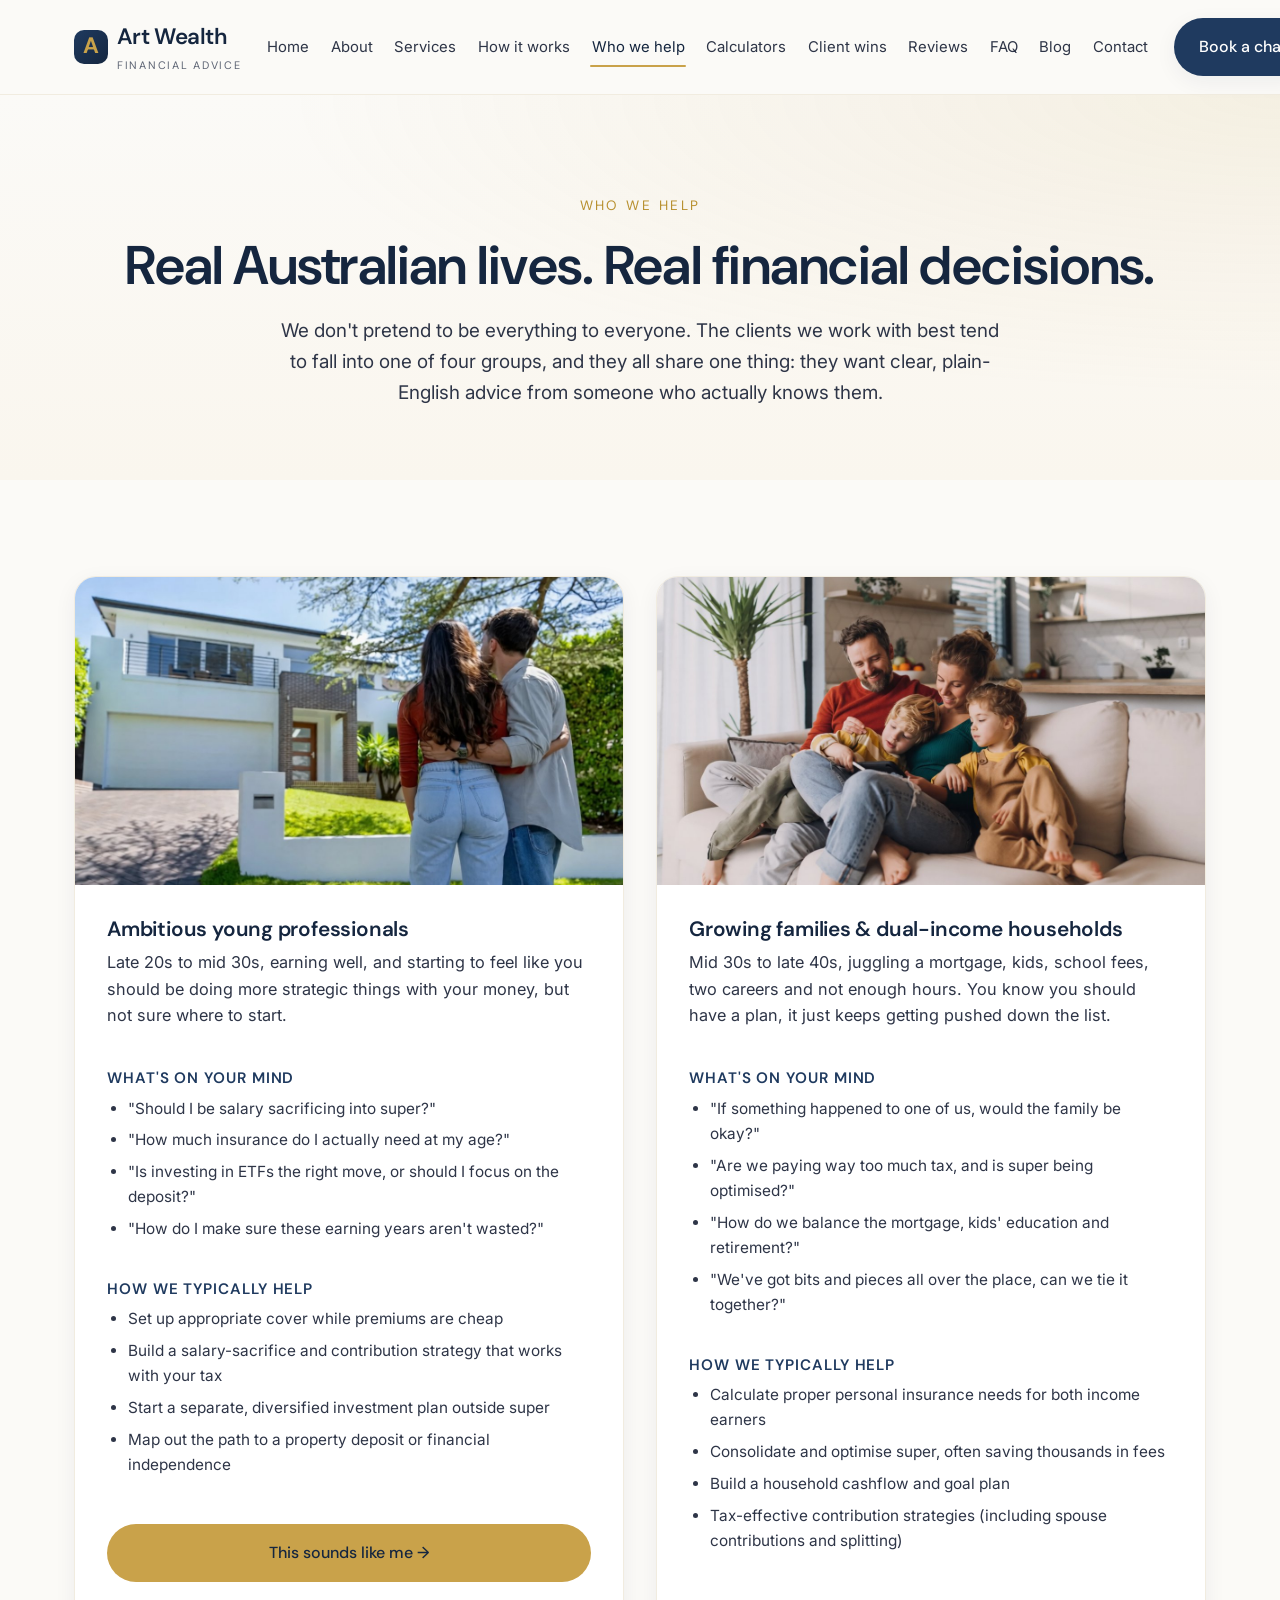
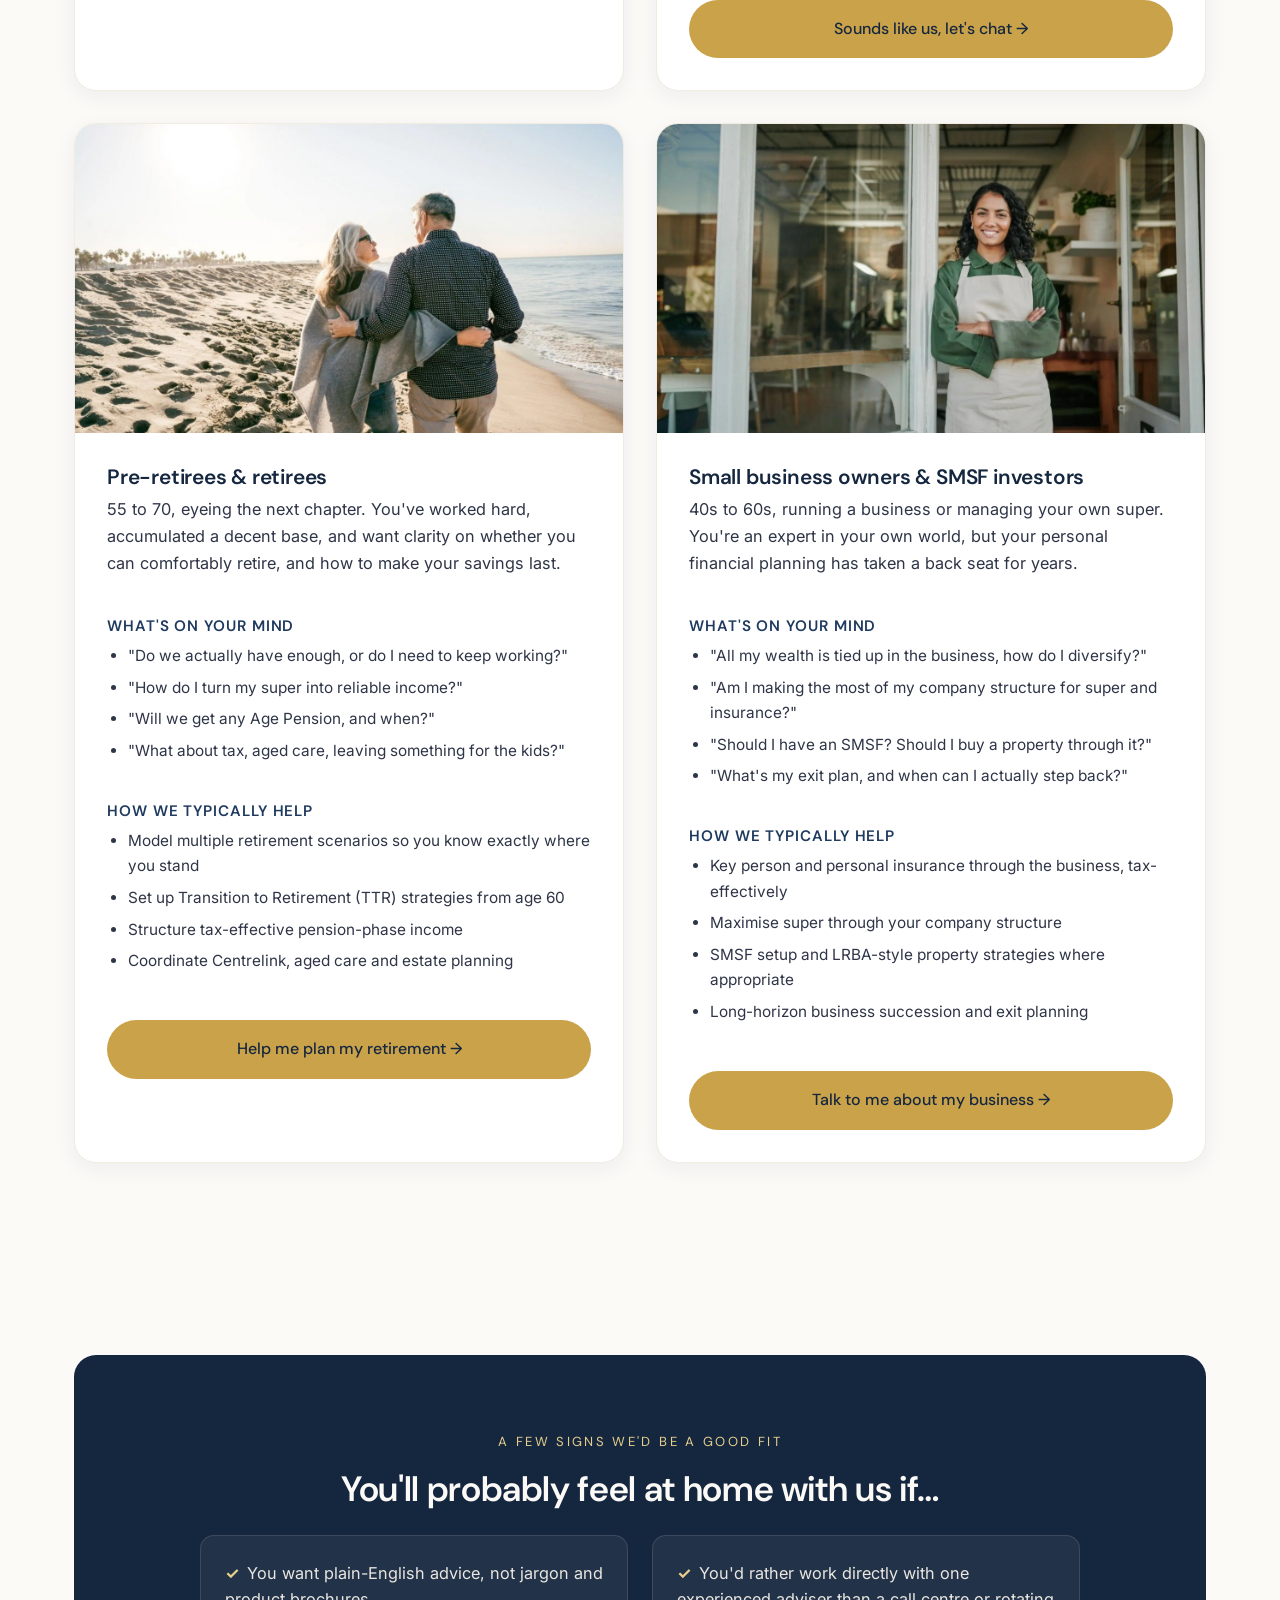
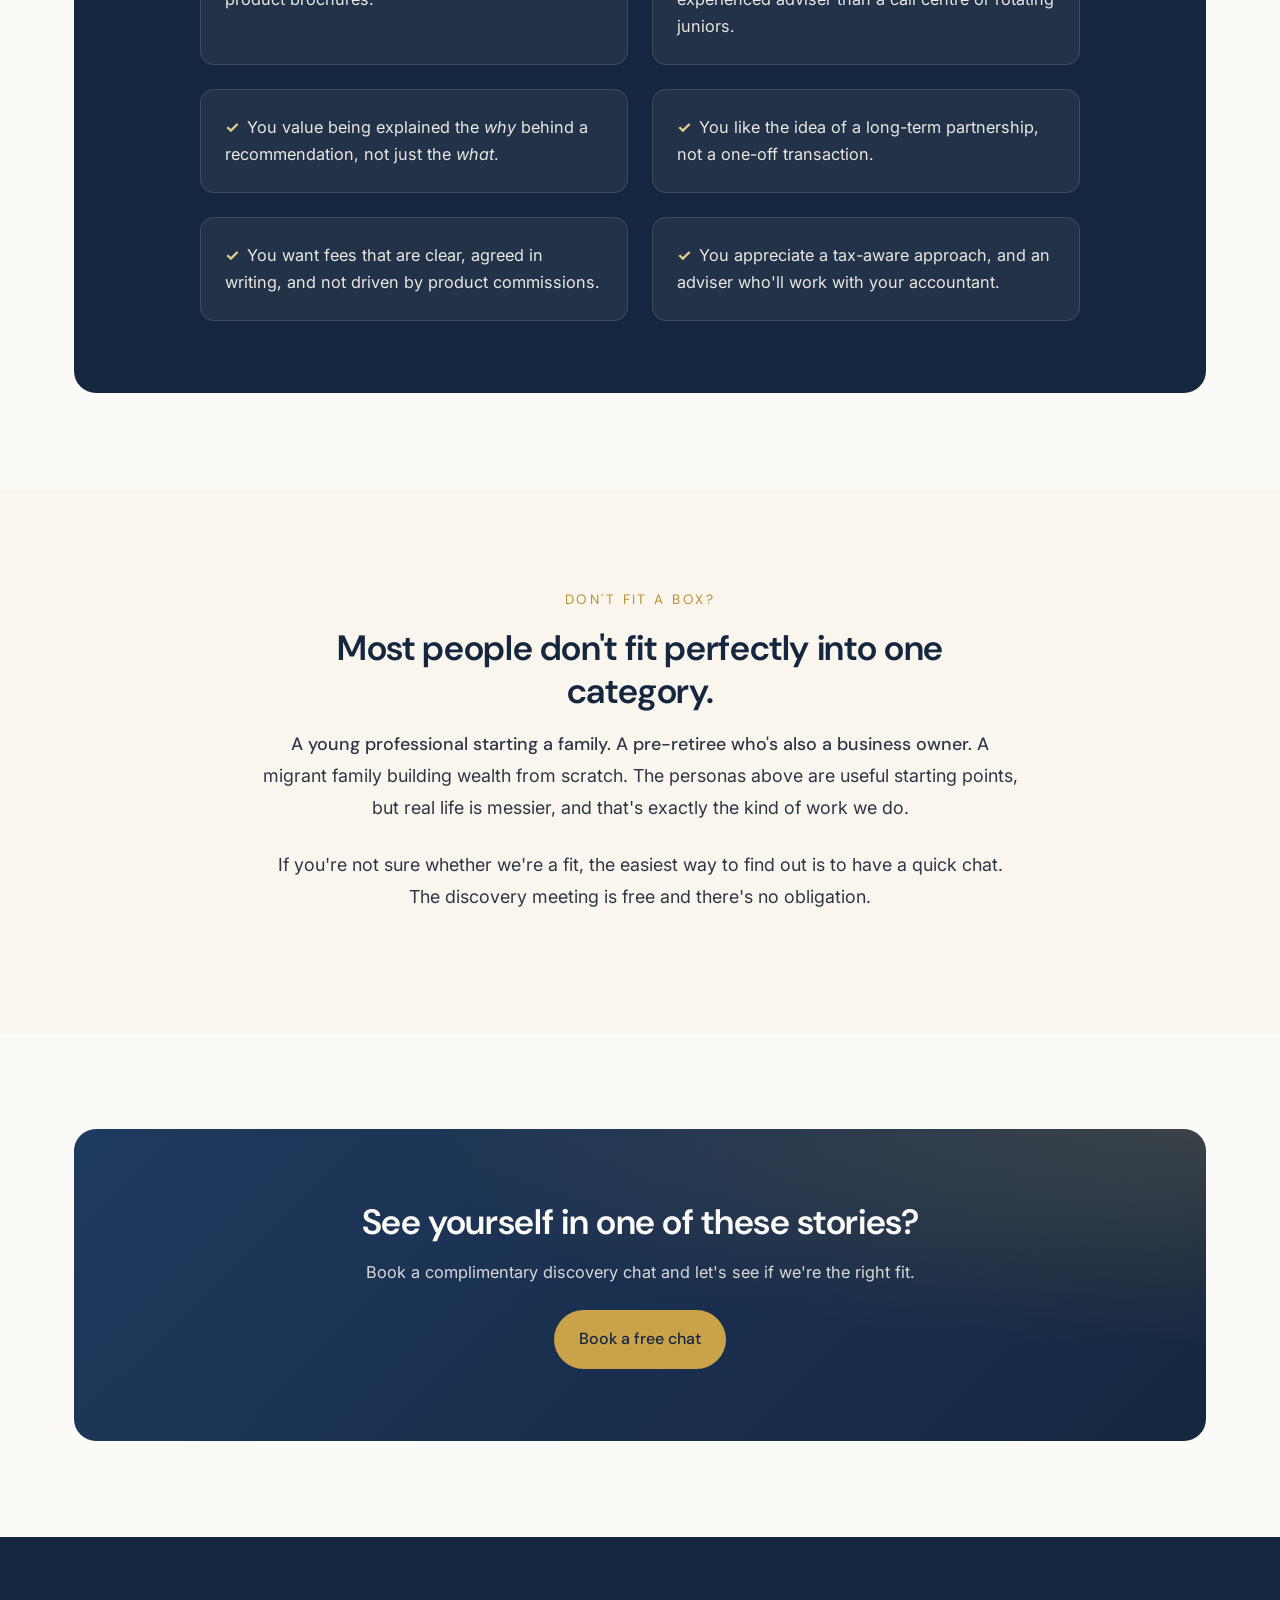
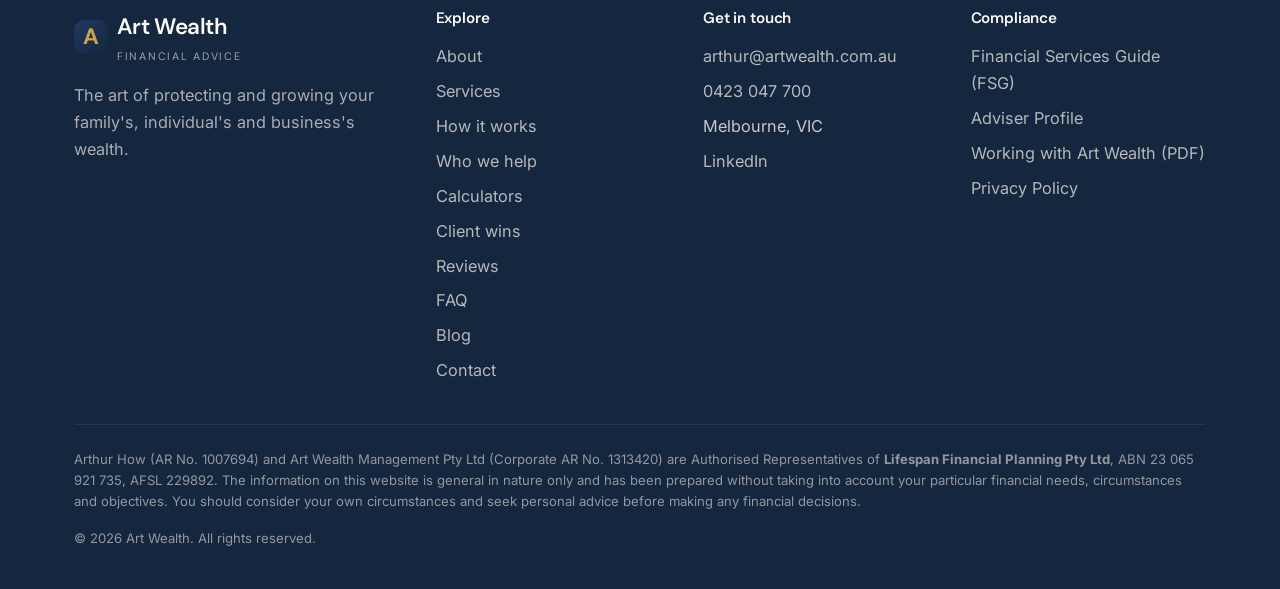
<file: who-we-work-with.html>
<!DOCTYPE html>
<html lang="en-AU">
<head>
  <meta charset="UTF-8">
  <meta name="viewport" content="width=device-width, initial-scale=1.0">
  <title>Who We Help, Australian families, professionals, retirees &amp; business owners | Art Wealth</title>
  <meta name="description" content="See if we're the right fit. We work with young professionals, growing families, pre-retirees and business owners across Australia, and the kinds of problems we help them solve.">
  <meta name="theme-color" content="#1F3A5F">
  <link rel="apple-touch-icon" sizes="180x180" href="assets/images/apple-touch-icon.png">
  <link rel="icon" type="image/png" sizes="32x32" href="assets/images/favicon-32x32.png">
  <link rel="icon" type="image/png" sizes="16x16" href="assets/images/favicon-16x16.png">
  <link rel="preconnect" href="https://fonts.googleapis.com">
  <link rel="preconnect" href="https://fonts.gstatic.com" crossorigin>
  <link href="https://fonts.googleapis.com/css2?family=DM+Sans:wght@400;500;600;700&family=Inter:wght@400;500;600&display=swap" rel="stylesheet">
  <link rel="stylesheet" href="assets/css/style.css">
</head>
<body>

<header class="site-header">
  <div class="container">
    <nav class="nav">
      <a href="index.html" class="logo"><span class="mark">A</span><span>Art Wealth<small>Financial Advice</small></span></a>
      <ul class="nav-links">
        <li><a href="index.html">Home</a></li>
        <li><a href="about.html">About</a></li>
        <li><a href="services.html">Services</a></li>
        <li><a href="process.html">How it works</a></li>
        <li><a href="who-we-work-with.html">Who we help</a></li>
        <li><a href="calculators.html">Calculators</a></li>
        <li><a href="client-wins.html">Client wins</a></li>
        <li><a href="reviews.html">Reviews</a></li>
        <li><a href="faq.html">FAQ</a></li>
        <li><a href="blog.html">Blog</a></li>
        <li><a href="contact.html">Contact</a></li>
      </ul>
      <div class="nav-cta"><a href="contact.html" class="btn btn-primary">Book a chat</a></div>
      <button class="nav-toggle" aria-label="Open menu" aria-expanded="false"><span></span><span></span><span></span></button>
    </nav>
  </div>
</header>

<section class="page-hero">
  <div class="container">
    <span class="eyebrow">Who we help</span>
    <h1>Real Australian lives. Real financial decisions.</h1>
    <p class="lead">We don't pretend to be everything to everyone. The clients we work with best tend to fall into one of four groups, and they all share one thing: they want clear, plain-English advice from someone who actually knows them.</p>
  </div>
</section>

<!-- ============ PERSONAS ============ -->
<section>
  <div class="container">
    <div class="persona-grid">

      <!-- 1: YOUNG PROFESSIONALS -->
      <article class="persona-card fade-in">
        <div class="persona-photo">
          <img src="assets/images/personas/01-young-professional.jpg" onerror="this.onerror=null;this.src='https://placehold.co/800x450/1F3A5F/FBF6EE?text=Young+Professional&font=lato';" alt="A young Australian couple standing in front of a house with their arms around each other, looking up at it together">
        </div>
        <div class="persona-body">
          <h3>Ambitious young professionals</h3>
          <p class="persona-lead">Late 20s to mid 30s, earning well, and starting to feel like you should be doing more strategic things with your money, but not sure where to start.</p>
          <h4>What's on your mind</h4>
          <ul>
            <li>"Should I be salary sacrificing into super?"</li>
            <li>"How much insurance do I actually need at my age?"</li>
            <li>"Is investing in ETFs the right move, or should I focus on the deposit?"</li>
            <li>"How do I make sure these earning years aren't wasted?"</li>
          </ul>
          <h4>How we typically help</h4>
          <ul>
            <li>Set up appropriate cover while premiums are cheap</li>
            <li>Build a salary-sacrifice and contribution strategy that works with your tax</li>
            <li>Start a separate, diversified investment plan outside super</li>
            <li>Map out the path to a property deposit or financial independence</li>
          </ul>
          <a href="contact.html" class="btn btn-honey" style="margin-top: var(--sp-3);">This sounds like me →</a>
        </div>
      </article>

      <!-- 2: FAMILIES -->
      <article class="persona-card fade-in">
        <div class="persona-photo">
          <img src="assets/images/personas/02-growing-family.jpg" onerror="this.onerror=null;this.src='https://placehold.co/800x450/2E3547/FBF6EE?text=Growing+Family&font=lato';" alt="A young Australian family with two kids enjoying breakfast at the kitchen table">
        </div>
        <div class="persona-body">
          <h3>Growing families &amp; dual-income households</h3>
          <p class="persona-lead">Mid 30s to late 40s, juggling a mortgage, kids, school fees, two careers and not enough hours. You know you should have a plan, it just keeps getting pushed down the list.</p>
          <h4>What's on your mind</h4>
          <ul>
            <li>"If something happened to one of us, would the family be okay?"</li>
            <li>"Are we paying way too much tax, and is super being optimised?"</li>
            <li>"How do we balance the mortgage, kids' education and retirement?"</li>
            <li>"We've got bits and pieces all over the place, can we tie it together?"</li>
          </ul>
          <h4>How we typically help</h4>
          <ul>
            <li>Calculate proper personal insurance needs for both income earners</li>
            <li>Consolidate and optimise super, often saving thousands in fees</li>
            <li>Build a household cashflow and goal plan</li>
            <li>Tax-effective contribution strategies (including spouse contributions and splitting)</li>
          </ul>
          <a href="contact.html" class="btn btn-honey" style="margin-top: var(--sp-3);">Sounds like us, let's chat →</a>
        </div>
      </article>

      <!-- 3: PRE-RETIREES -->
      <article class="persona-card fade-in">
        <div class="persona-photo">
          <img src="assets/images/personas/03-pre-retiree.jpg" onerror="this.onerror=null;this.src='https://placehold.co/800x450/B68C2E/FBF6EE?text=Pre-Retiree&font=lato';" alt="A relaxed couple in their early 60s walking together along a beach path at sunset">
        </div>
        <div class="persona-body">
          <h3>Pre-retirees &amp; retirees</h3>
          <p class="persona-lead">55 to 70, eyeing the next chapter. You've worked hard, accumulated a decent base, and want clarity on whether you can comfortably retire, and how to make your savings last.</p>
          <h4>What's on your mind</h4>
          <ul>
            <li>"Do we actually have enough, or do I need to keep working?"</li>
            <li>"How do I turn my super into reliable income?"</li>
            <li>"Will we get any Age Pension, and when?"</li>
            <li>"What about tax, aged care, leaving something for the kids?"</li>
          </ul>
          <h4>How we typically help</h4>
          <ul>
            <li>Model multiple retirement scenarios so you know exactly where you stand</li>
            <li>Set up Transition to Retirement (TTR) strategies from age 60</li>
            <li>Structure tax-effective pension-phase income</li>
            <li>Coordinate Centrelink, aged care and estate planning</li>
          </ul>
          <a href="contact.html" class="btn btn-honey" style="margin-top: var(--sp-3);">Help me plan my retirement →</a>
        </div>
      </article>

      <!-- 4: BUSINESS OWNERS -->
      <article class="persona-card fade-in">
        <div class="persona-photo">
          <img src="assets/images/personas/04-business-owner.jpg" onerror="this.onerror=null;this.src='https://placehold.co/800x450/3a4a6b/FBF6EE?text=Business+Owner&font=lato';" alt="A confident small business owner standing at the front entrance of her shop, arms crossed, smiling at the camera">
        </div>
        <div class="persona-body">
          <h3>Small business owners &amp; SMSF investors</h3>
          <p class="persona-lead">40s to 60s, running a business or managing your own super. You're an expert in your own world, but your personal financial planning has taken a back seat for years.</p>
          <h4>What's on your mind</h4>
          <ul>
            <li>"All my wealth is tied up in the business, how do I diversify?"</li>
            <li>"Am I making the most of my company structure for super and insurance?"</li>
            <li>"Should I have an SMSF? Should I buy a property through it?"</li>
            <li>"What's my exit plan, and when can I actually step back?"</li>
          </ul>
          <h4>How we typically help</h4>
          <ul>
            <li>Key person and personal insurance through the business, tax-effectively</li>
            <li>Maximise super through your company structure</li>
            <li>SMSF setup and LRBA-style property strategies where appropriate</li>
            <li>Long-horizon business succession and exit planning</li>
          </ul>
          <a href="contact.html" class="btn btn-honey" style="margin-top: var(--sp-3);">Talk to me about my business →</a>
        </div>
      </article>

    </div>
  </div>
</section>

<!-- ============ COMMON SIGNALS ============ -->
<section>
  <div class="container">
    <div class="signals-band">
      <div style="padding: 0 var(--sp-3);">
        <div class="section-head fade-in" style="margin-bottom: var(--sp-3);">
          <span class="eyebrow">A few signs we'd be a good fit</span>
          <h2>You'll probably feel at home with us if…</h2>
        </div>
        <div class="signals-grid">
          <div class="signal fade-in">You want plain-English advice, not jargon and product brochures.</div>
          <div class="signal fade-in">You'd rather work directly with one experienced adviser than a call centre or rotating juniors.</div>
          <div class="signal fade-in">You value being explained the <em>why</em> behind a recommendation, not just the <em>what</em>.</div>
          <div class="signal fade-in">You like the idea of a long-term partnership, not a one-off transaction.</div>
          <div class="signal fade-in">You want fees that are clear, agreed in writing, and not driven by product commissions.</div>
          <div class="signal fade-in">You appreciate a tax-aware approach, and an adviser who'll work with your accountant.</div>
        </div>
      </div>
    </div>
  </div>
</section>

<!-- ============ DON'T SEE YOURSELF ============ -->
<section class="bg-cream">
  <div class="container">
    <div class="story fade-in" style="text-align: center;">
      <span class="eyebrow" style="display: inline-block; color: var(--honey-600); font-family: var(--font-display); font-size: 0.85rem; letter-spacing: 0.18em; text-transform: uppercase; margin-bottom: var(--sp-2);">Don't fit a box?</span>
      <h2 style="text-align: center;">Most people don't fit perfectly into one category.</h2>
      <p style="text-align: center;">A young professional starting a family. A pre-retiree who's also a business owner. A migrant family building wealth from scratch. The personas above are useful starting points, but real life is messier, and that's exactly the kind of work we do.</p>
      <p style="text-align: center;">If you're not sure whether we're a fit, the easiest way to find out is to have a quick chat. The discovery meeting is free and there's no obligation.</p>
    </div>
  </div>
</section>

<!-- ============ CTA ============ -->
<section>
  <div class="container">
    <div class="cta-banner fade-in">
      <h2>See yourself in one of these stories?</h2>
      <p>Book a complimentary discovery chat and let's see if we're the right fit.</p>
      <a href="contact.html" class="btn btn-honey">Book a free chat</a>
    </div>
  </div>
</section>

<!-- ============ FOOTER ============ -->
<footer class="site-footer">
  <div class="container">
    <div class="footer-grid">
      <div>
        <a href="index.html" class="logo"><span class="mark">A</span><span>Art Wealth<small>Financial Advice</small></span></a>
        <p style="margin-top: var(--sp-2); color: rgba(251,246,238,0.65);">The art of protecting and growing your family's, individual's and business's wealth.</p>
      </div>
      <div><h4>Explore</h4><ul>
        <li><a href="about.html">About</a></li>
        <li><a href="services.html">Services</a></li>
        <li><a href="process.html">How it works</a></li>
        <li><a href="who-we-work-with.html">Who we help</a></li>
        <li><a href="calculators.html">Calculators</a></li>
        <li><a href="client-wins.html">Client wins</a></li>
        <li><a href="reviews.html">Reviews</a></li>
        <li><a href="faq.html">FAQ</a></li>
        <li><a href="blog.html">Blog</a></li>
        <li><a href="contact.html">Contact</a></li>
      </ul></div>
      <div><h4>Get in touch</h4><ul>
        <li><a href="mailto:arthur@artwealth.com.au">arthur@artwealth.com.au</a></li>
        <li><a href="tel:0423047700">0423 047 700</a></li>
        <li>Melbourne, VIC</li>
        <li><a href="https://www.linkedin.com/in/arthur-how-46ab5333/" target="_blank" rel="noopener">LinkedIn</a></li>
      </ul></div>
      <div><h4>Compliance</h4><ul>
        <li><a href="docs/financial-services-guide.pdf?v=20261021">Financial Services Guide (FSG)</a></li>
        <li><a href="docs/adviser-profile.pdf?v=20261021">Adviser Profile</a></li>
        <li><a href="docs/working-with-art-wealth.pdf?v=20261021">Working with Art Wealth (PDF)</a></li>
        <li><a href="https://lifespanfp.com.au/privacy-policy/" target="_blank" rel="noopener">Privacy Policy</a></li>
      </ul></div>
    </div>
    <div class="disclosure">
      <p>Arthur How (AR No. 1007694) and Art Wealth Management Pty Ltd (Corporate AR No. 1313420) are Authorised Representatives of <strong>Lifespan Financial Planning Pty Ltd</strong>, ABN 23 065 921 735, AFSL 229892. The information on this website is general in nature only and has been prepared without taking into account your particular financial needs, circumstances and objectives. You should consider your own circumstances and seek personal advice before making any financial decisions.</p>
      <p>&copy; <span id="year"></span> Art Wealth. All rights reserved.</p>
    </div>
  </div>
</footer>

<script src="assets/js/main.js"></script>
<script>document.getElementById('year').textContent = new Date().getFullYear();</script>
</body>
</html>
</file>
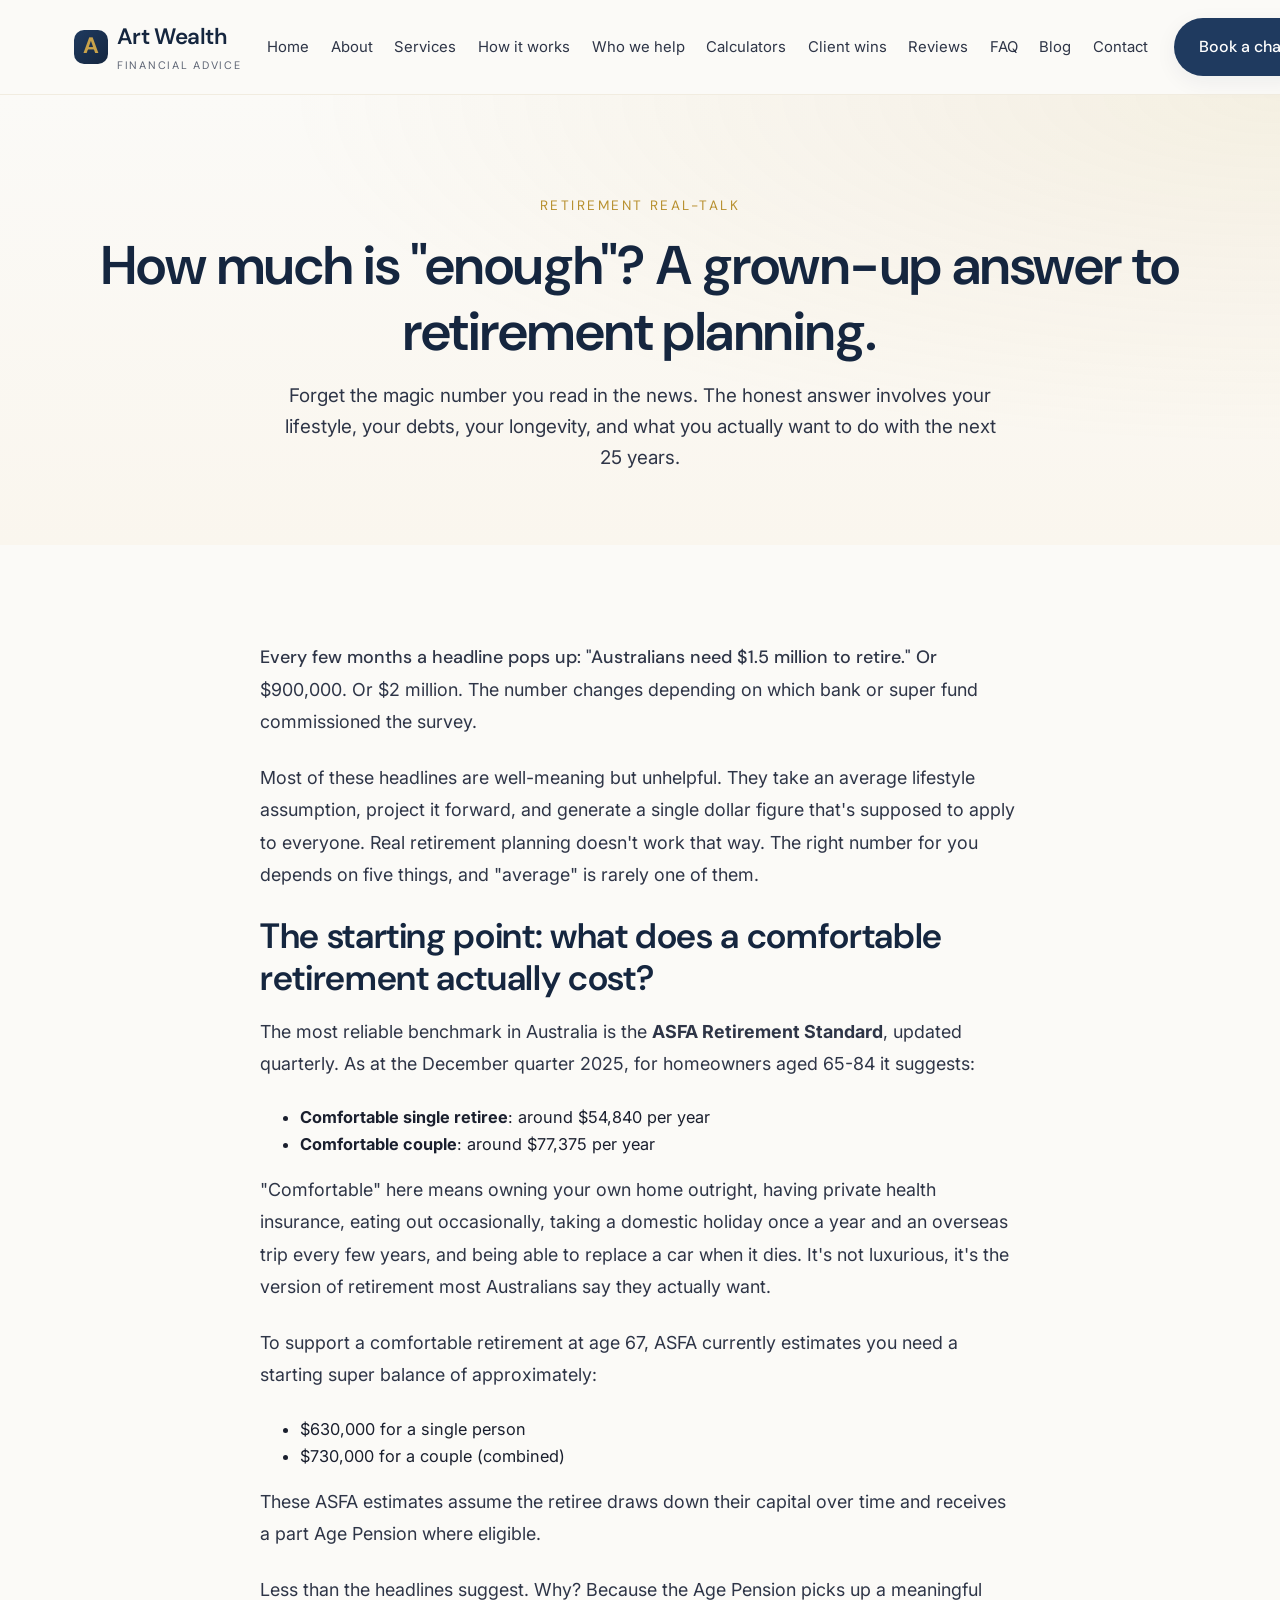
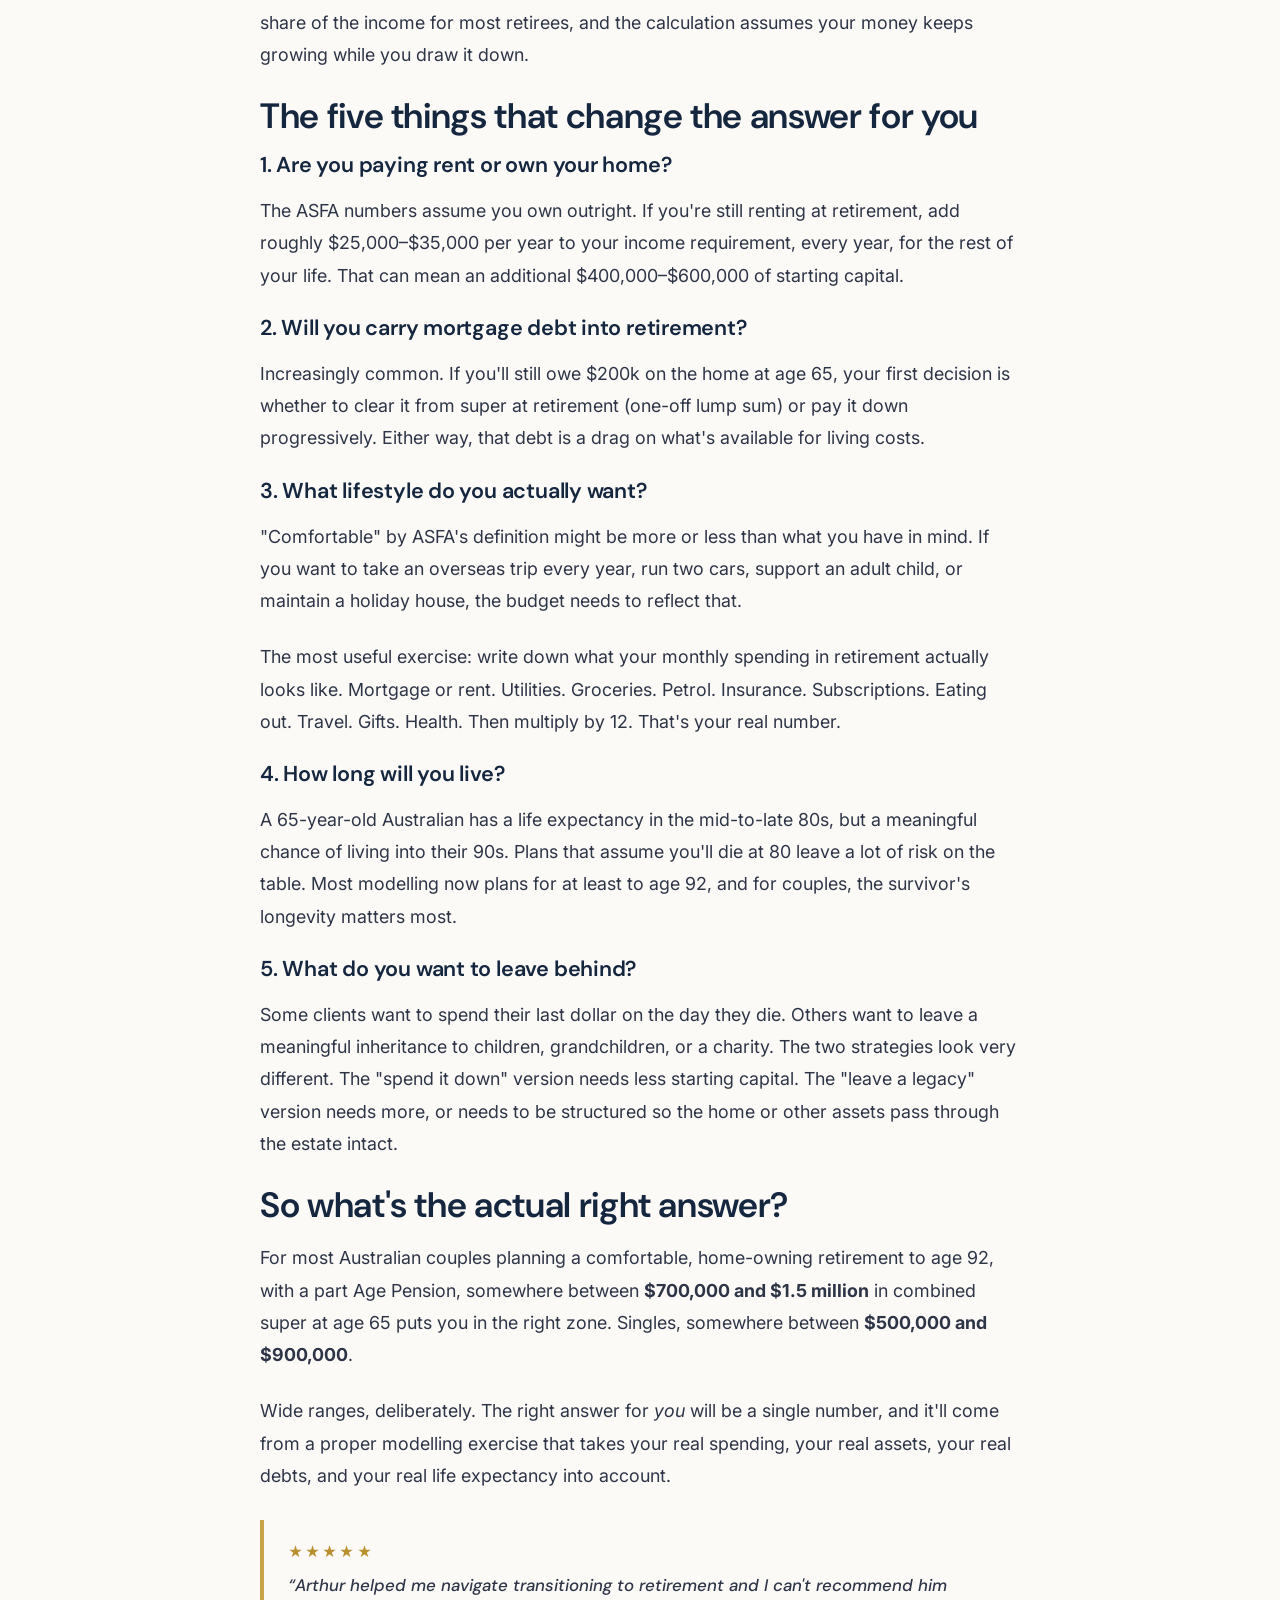
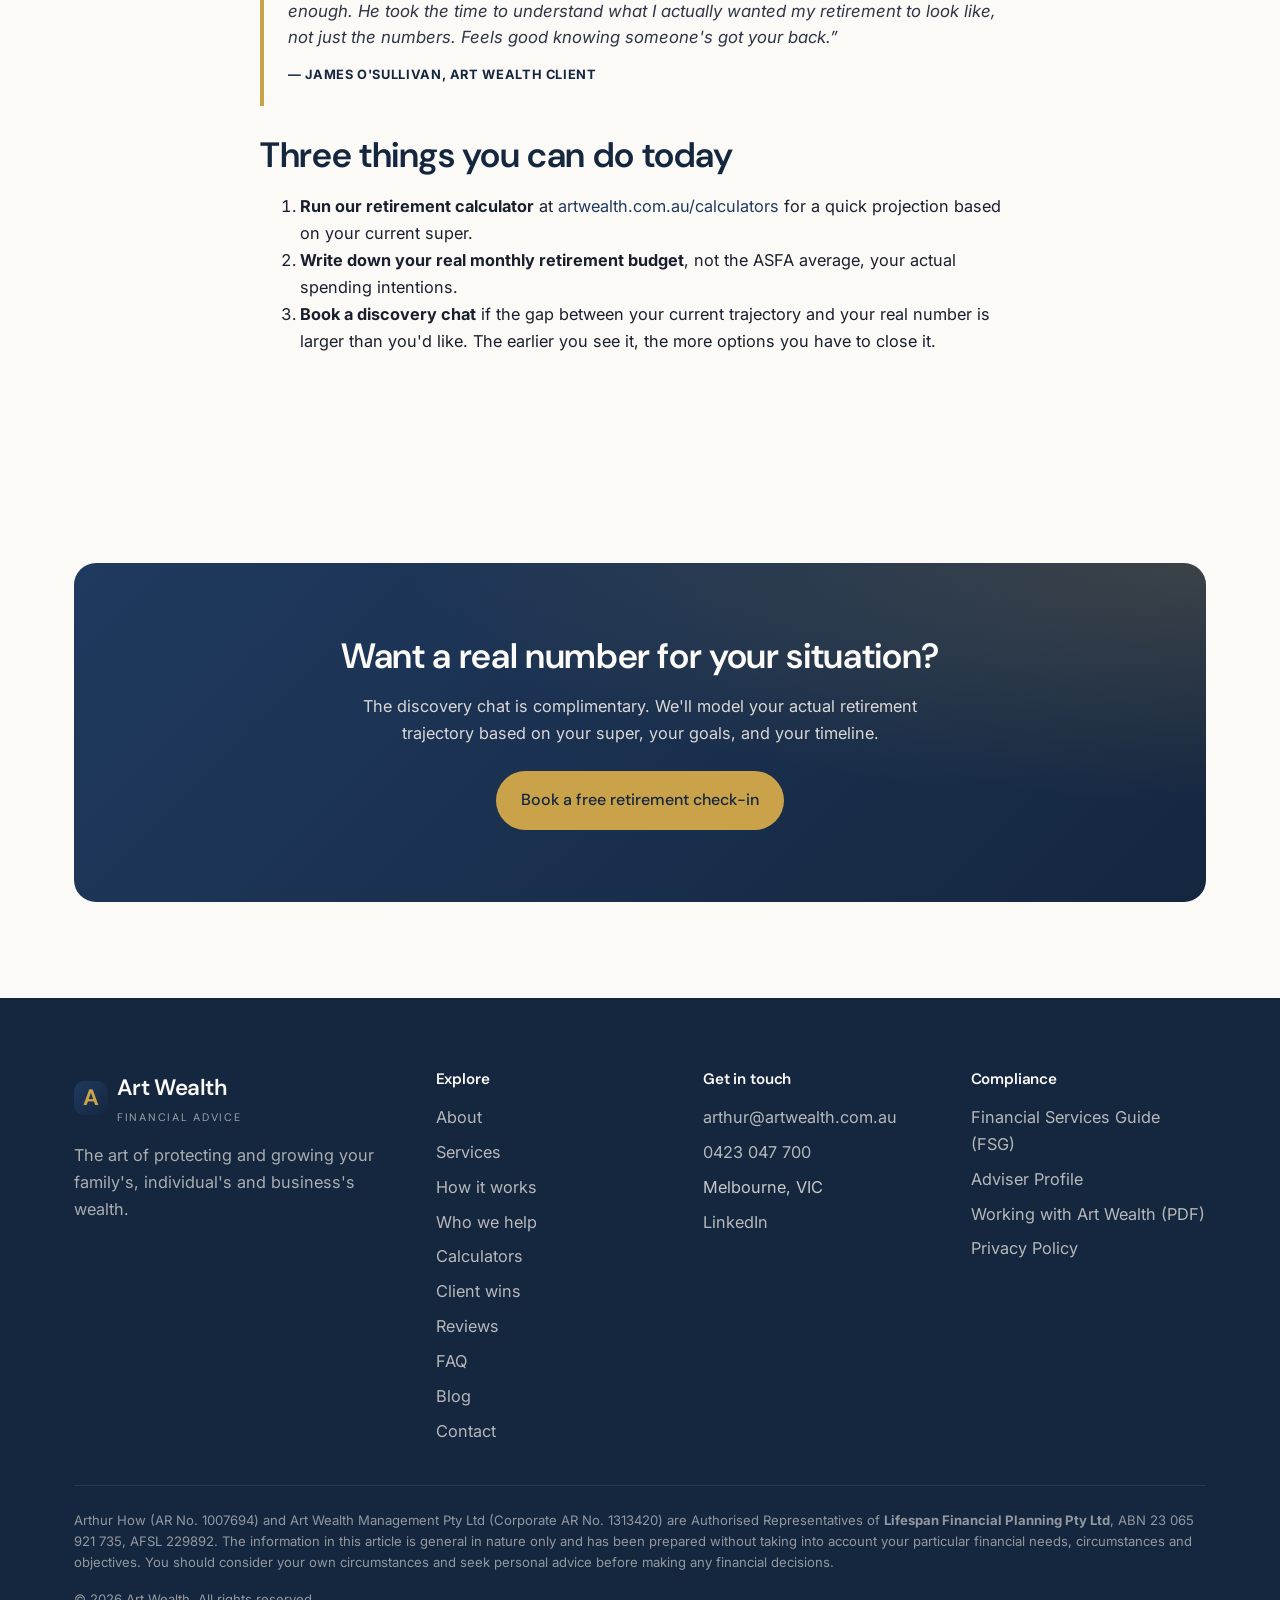
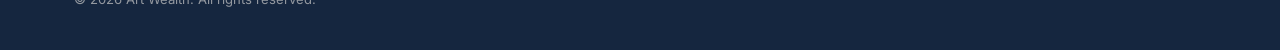
<file: blog/retirement-real-number.html>
<!DOCTYPE html>
<html lang="en-AU">
<head>
  <meta charset="UTF-8">
  <meta name="viewport" content="width=device-width, initial-scale=1.0">
  <title>How much is "enough"? A grown-up answer to retirement | Art Wealth Australia</title>
  <meta name="description" content="Forget the magic number you read in the news. Here's how we actually model what a comfortable retirement costs for real Australian families, and what it means for you.">
  <meta name="theme-color" content="#1F3A5F">
  <link rel="apple-touch-icon" sizes="180x180" href="../assets/images/apple-touch-icon.png">
  <link rel="icon" type="image/png" sizes="32x32" href="../assets/images/favicon-32x32.png">
  <link rel="icon" type="image/png" sizes="16x16" href="../assets/images/favicon-16x16.png">
  <link rel="preconnect" href="https://fonts.googleapis.com">
  <link rel="preconnect" href="https://fonts.gstatic.com" crossorigin>
  <link href="https://fonts.googleapis.com/css2?family=DM+Sans:wght@400;500;600;700&family=Inter:wght@400;500;600&display=swap" rel="stylesheet">
  <link rel="stylesheet" href="../assets/css/style.css">
</head>
<body>

<header class="site-header">
  <div class="container">
    <nav class="nav">
      <a href="../index.html" class="logo"><span class="mark">A</span><span>Art Wealth<small>Financial Advice</small></span></a>
      <ul class="nav-links">
        <li><a href="../index.html">Home</a></li>
        <li><a href="../about.html">About</a></li>
        <li><a href="../services.html">Services</a></li>
        <li><a href="../process.html">How it works</a></li>
        <li><a href="../who-we-work-with.html">Who we help</a></li>
        <li><a href="../calculators.html">Calculators</a></li>
        <li><a href="../client-wins.html">Client wins</a></li>
        <li><a href="../reviews.html">Reviews</a></li>
        <li><a href="../faq.html">FAQ</a></li>
        <li><a href="../blog.html">Blog</a></li>
        <li><a href="../contact.html">Contact</a></li>
      </ul>
      <div class="nav-cta"><a href="../contact.html" class="btn btn-primary">Book a chat</a></div>
      <button class="nav-toggle" aria-label="Open menu" aria-expanded="false"><span></span><span></span><span></span></button>
    </nav>
  </div>
</header>

<section class="page-hero">
  <div class="container">
    <span class="eyebrow">Retirement Real-Talk</span>
    <h1>How much is "enough"? A grown-up answer to retirement planning.</h1>
    <p class="lead">Forget the magic number you read in the news. The honest answer involves your lifestyle, your debts, your longevity, and what you actually want to do with the next 25 years.</p>
  </div>
</section>

<section>
  <div class="container">
    <div class="story fade-in">
      <p>Every few months a headline pops up: "Australians need $1.5 million to retire." Or $900,000. Or $2 million. The number changes depending on which bank or super fund commissioned the survey.</p>

      <p>Most of these headlines are well-meaning but unhelpful. They take an average lifestyle assumption, project it forward, and generate a single dollar figure that's supposed to apply to everyone. Real retirement planning doesn't work that way. The right number for you depends on five things, and "average" is rarely one of them.</p>

      <h2>The starting point: what does a comfortable retirement actually cost?</h2>
      <p>The most reliable benchmark in Australia is the <strong>ASFA Retirement Standard</strong>, updated quarterly. As at the December quarter 2025, for homeowners aged 65-84 it suggests:</p>
      <ul>
        <li><strong>Comfortable single retiree</strong>: around $54,840 per year</li>
        <li><strong>Comfortable couple</strong>: around $77,375 per year</li>
      </ul>
      <p>"Comfortable" here means owning your own home outright, having private health insurance, eating out occasionally, taking a domestic holiday once a year and an overseas trip every few years, and being able to replace a car when it dies. It's not luxurious, it's the version of retirement most Australians say they actually want.</p>
      <p>To support a comfortable retirement at age 67, ASFA currently estimates you need a starting super balance of approximately:</p>
      <ul>
        <li>$630,000 for a single person</li>
        <li>$730,000 for a couple (combined)</li>
      </ul>
      <p>These ASFA estimates assume the retiree draws down their capital over time and receives a part Age Pension where eligible.</p>
      <p>Less than the headlines suggest. Why? Because the Age Pension picks up a meaningful share of the income for most retirees, and the calculation assumes your money keeps growing while you draw it down.</p>

      <h2>The five things that change the answer for you</h2>

      <h3>1. Are you paying rent or own your home?</h3>
      <p>The ASFA numbers assume you own outright. If you're still renting at retirement, add roughly $25,000–$35,000 per year to your income requirement, every year, for the rest of your life. That can mean an additional $400,000–$600,000 of starting capital.</p>

      <h3>2. Will you carry mortgage debt into retirement?</h3>
      <p>Increasingly common. If you'll still owe $200k on the home at age 65, your first decision is whether to clear it from super at retirement (one-off lump sum) or pay it down progressively. Either way, that debt is a drag on what's available for living costs.</p>

      <h3>3. What lifestyle do you actually want?</h3>
      <p>"Comfortable" by ASFA's definition might be more or less than what you have in mind. If you want to take an overseas trip every year, run two cars, support an adult child, or maintain a holiday house, the budget needs to reflect that.</p>
      <p>The most useful exercise: write down what your monthly spending in retirement actually looks like. Mortgage or rent. Utilities. Groceries. Petrol. Insurance. Subscriptions. Eating out. Travel. Gifts. Health. Then multiply by 12. That's your real number.</p>

      <h3>4. How long will you live?</h3>
      <p>A 65-year-old Australian has a life expectancy in the mid-to-late 80s, but a meaningful chance of living into their 90s. Plans that assume you'll die at 80 leave a lot of risk on the table. Most modelling now plans for at least to age 92, and for couples, the survivor's longevity matters most.</p>

      <h3>5. What do you want to leave behind?</h3>
      <p>Some clients want to spend their last dollar on the day they die. Others want to leave a meaningful inheritance to children, grandchildren, or a charity. The two strategies look very different. The "spend it down" version needs less starting capital. The "leave a legacy" version needs more, or needs to be structured so the home or other assets pass through the estate intact.</p>

      <h2>So what's the actual right answer?</h2>
      <p>For most Australian couples planning a comfortable, home-owning retirement to age 92, with a part Age Pension, somewhere between <strong>$700,000 and $1.5 million</strong> in combined super at age 65 puts you in the right zone. Singles, somewhere between <strong>$500,000 and $900,000</strong>.</p>
      <p>Wide ranges, deliberately. The right answer for <em>you</em> will be a single number, and it'll come from a proper modelling exercise that takes your real spending, your real assets, your real debts, and your real life expectancy into account.</p>

      <div class="inline-quote" style="background: var(--cream-50, #FAF6EC); border-left: 4px solid var(--honey-500, #B68C2E); padding: 1.25rem 1.5rem; margin: 1.75rem 0; border-radius: 0 0.5rem 0.5rem 0;"><div style="color: var(--honey-600, #9A742A); font-size: 0.9rem; letter-spacing: 0.15em; margin-bottom: 0.5rem;">★★★★★</div><p style="font-style: italic; font-size: 1.05rem; line-height: 1.55; color: var(--ink-700, #4B5462); margin: 0 0 0.6rem;">&ldquo;Arthur helped me navigate transitioning to retirement and I can't recommend him enough. He took the time to understand what I actually wanted my retirement to look like, not just the numbers. Feels good knowing someone's got your back.&rdquo;</p><span style="font-size: 0.8rem; font-weight: 700; color: var(--navy-900, #1F3A5F); letter-spacing: 0.05em; text-transform: uppercase;">— James O'Sullivan, Art Wealth client</span></div>

      <h2>Three things you can do today</h2>
      <ol>
        <li><strong>Run our retirement calculator</strong> at <a href="../calculators.html">artwealth.com.au/calculators</a> for a quick projection based on your current super.</li>
        <li><strong>Write down your real monthly retirement budget</strong>, not the ASFA average, your actual spending intentions.</li>
        <li><strong>Book a discovery chat</strong> if the gap between your current trajectory and your real number is larger than you'd like. The earlier you see it, the more options you have to close it.</li>
      </ol>
    </div>
  </div>
</section>

<!-- ============ CTA ============ -->
<section>
  <div class="container">
    <div class="cta-banner fade-in">
      <h2>Want a real number for your situation?</h2>
      <p>The discovery chat is complimentary. We'll model your actual retirement trajectory based on your super, your goals, and your timeline.</p>
      <a href="../contact.html" class="btn btn-honey">Book a free retirement check-in</a>
    </div>
  </div>
</section>

<!-- ============ FOOTER ============ -->
<footer class="site-footer">
  <div class="container">
    <div class="footer-grid">
      <div>
        <a href="../index.html" class="logo"><span class="mark">A</span><span>Art Wealth<small>Financial Advice</small></span></a>
        <p style="margin-top: var(--sp-2); color: rgba(251,246,238,0.65);">The art of protecting and growing your family's, individual's and business's wealth.</p>
      </div>
      <div><h4>Explore</h4><ul>
        <li><a href="../about.html">About</a></li>
        <li><a href="../services.html">Services</a></li>
        <li><a href="../process.html">How it works</a></li>
        <li><a href="../who-we-work-with.html">Who we help</a></li>
        <li><a href="../calculators.html">Calculators</a></li>
        <li><a href="../client-wins.html">Client wins</a></li>
        <li><a href="../reviews.html">Reviews</a></li>
        <li><a href="../faq.html">FAQ</a></li>
        <li><a href="../blog.html">Blog</a></li>
        <li><a href="../contact.html">Contact</a></li>
      </ul></div>
      <div><h4>Get in touch</h4><ul>
        <li><a href="mailto:arthur@artwealth.com.au">arthur@artwealth.com.au</a></li>
        <li><a href="tel:0423047700">0423 047 700</a></li>
        <li>Melbourne, VIC</li>
        <li><a href="https://www.linkedin.com/in/arthur-how-46ab5333/" target="_blank" rel="noopener">LinkedIn</a></li>
      </ul></div>
      <div><h4>Compliance</h4><ul>
        <li><a href="../docs/financial-services-guide.pdf?v=20261021">Financial Services Guide (FSG)</a></li>
        <li><a href="../docs/adviser-profile.pdf?v=20261021">Adviser Profile</a></li>
        <li><a href="../docs/working-with-art-wealth.pdf?v=20261021">Working with Art Wealth (PDF)</a></li>
        <li><a href="https://lifespanfp.com.au/privacy-policy/" target="_blank" rel="noopener">Privacy Policy</a></li>
      </ul></div>
    </div>
    <div class="disclosure">
      <p>Arthur How (AR No. 1007694) and Art Wealth Management Pty Ltd (Corporate AR No. 1313420) are Authorised Representatives of <strong>Lifespan Financial Planning Pty Ltd</strong>, ABN 23 065 921 735, AFSL 229892. The information in this article is general in nature only and has been prepared without taking into account your particular financial needs, circumstances and objectives. You should consider your own circumstances and seek personal advice before making any financial decisions.</p>
      <p>&copy; <span id="year"></span> Art Wealth. All rights reserved.</p>
    </div>
  </div>
</footer>

<script src="../assets/js/main.js"></script>
<script>document.getElementById('year').textContent = new Date().getFullYear();</script>
</body>
</html>
</file>
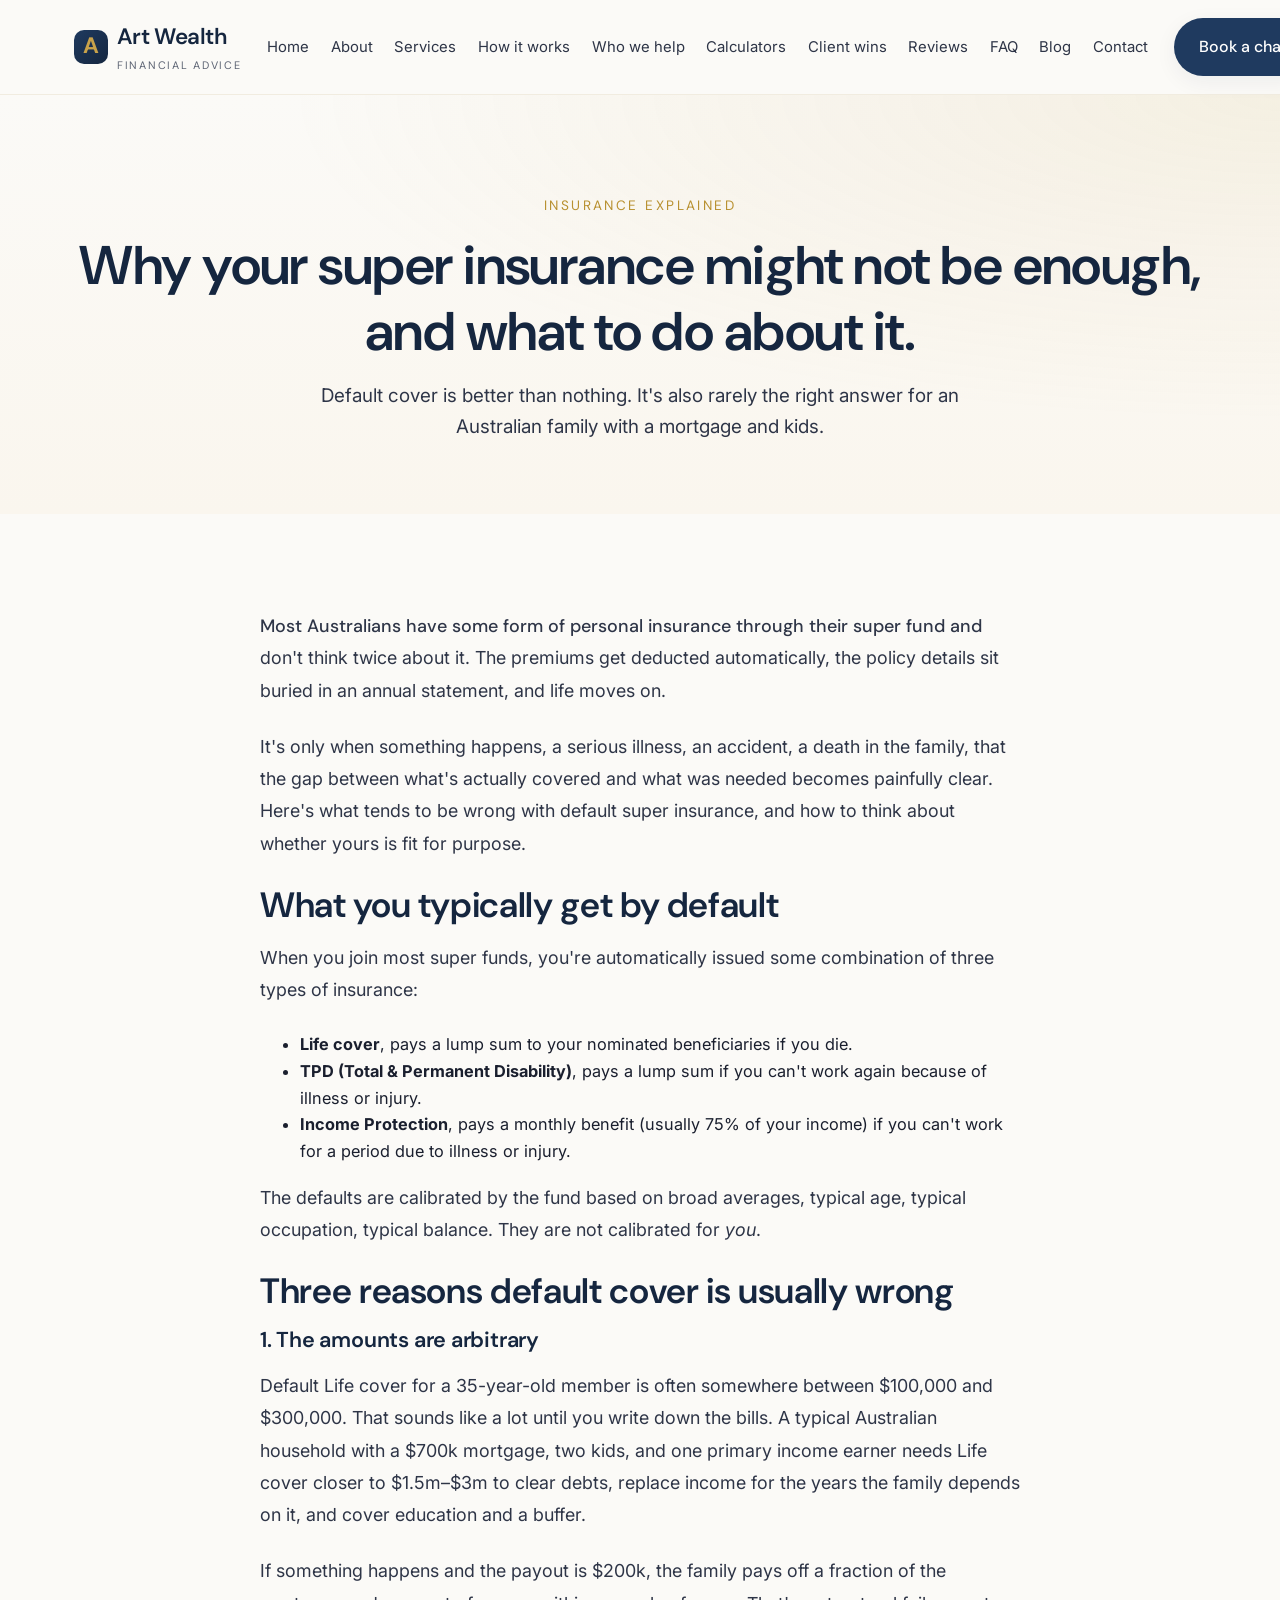
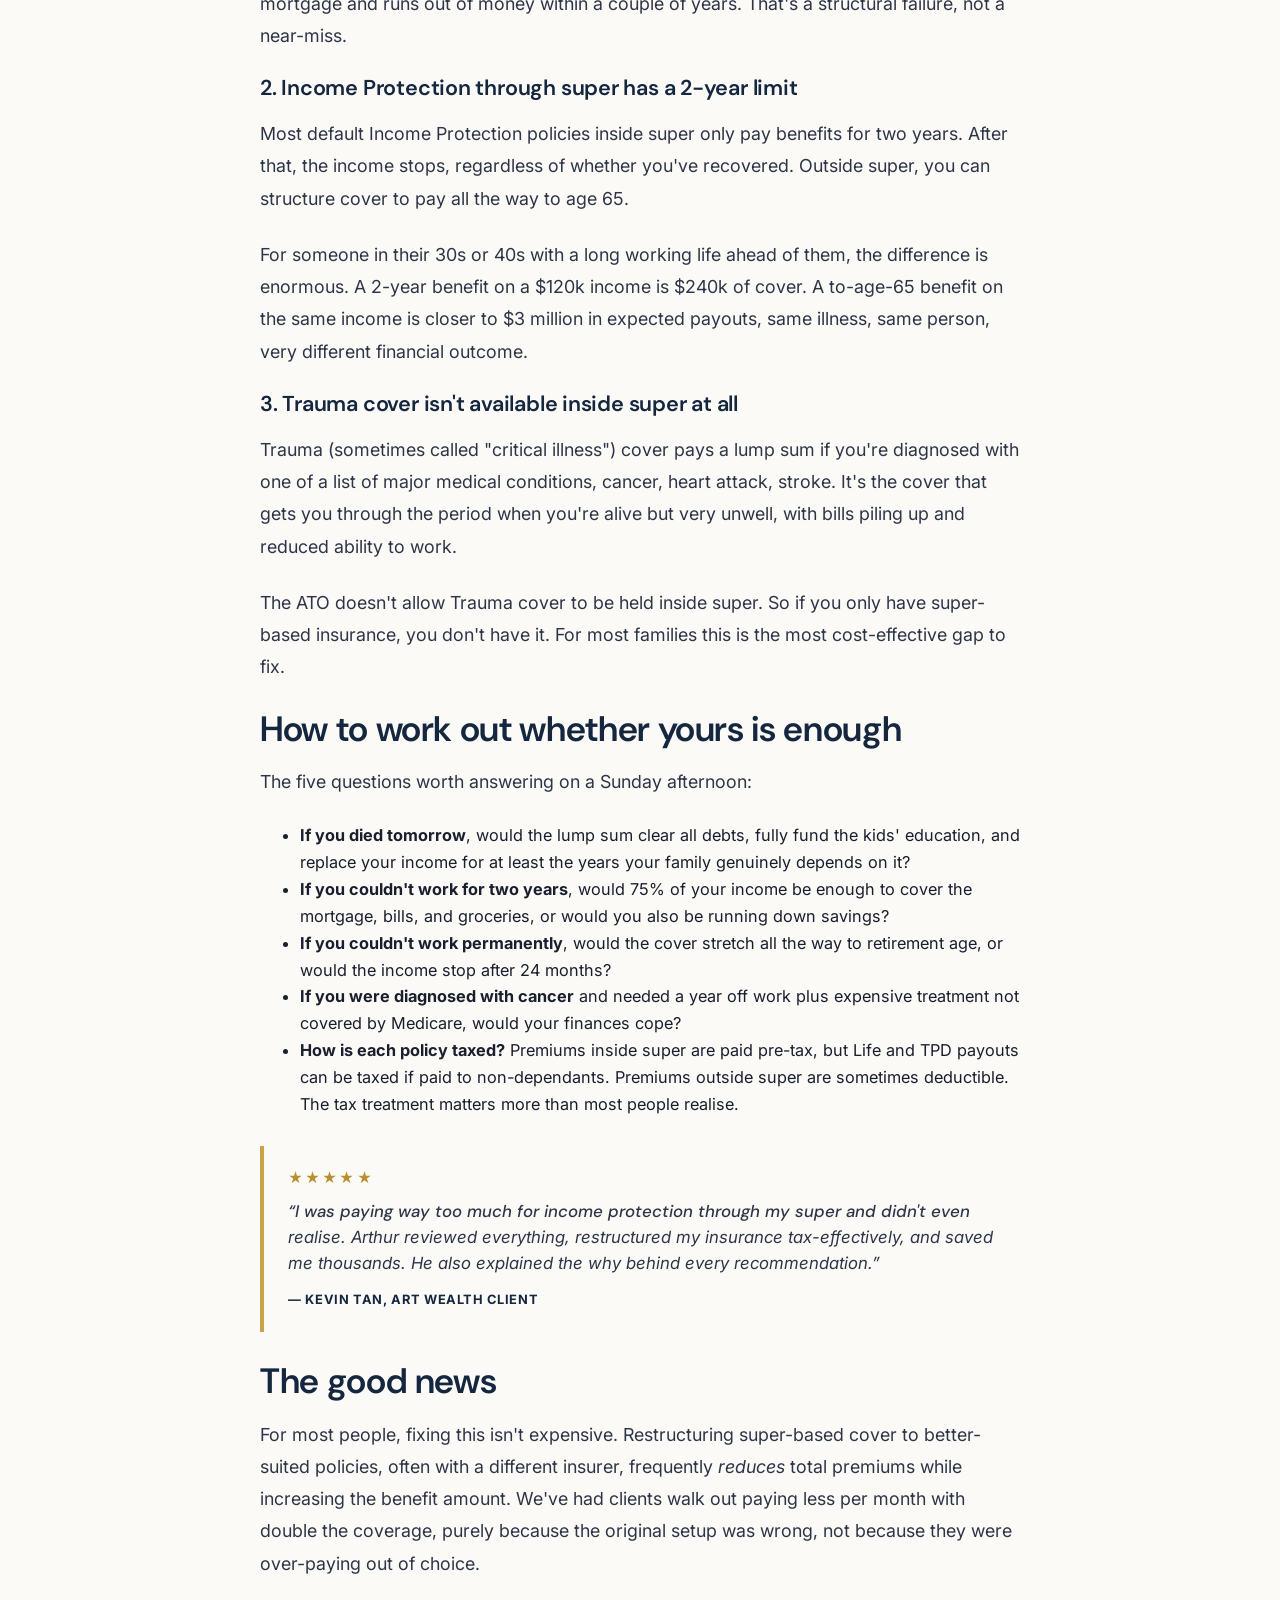
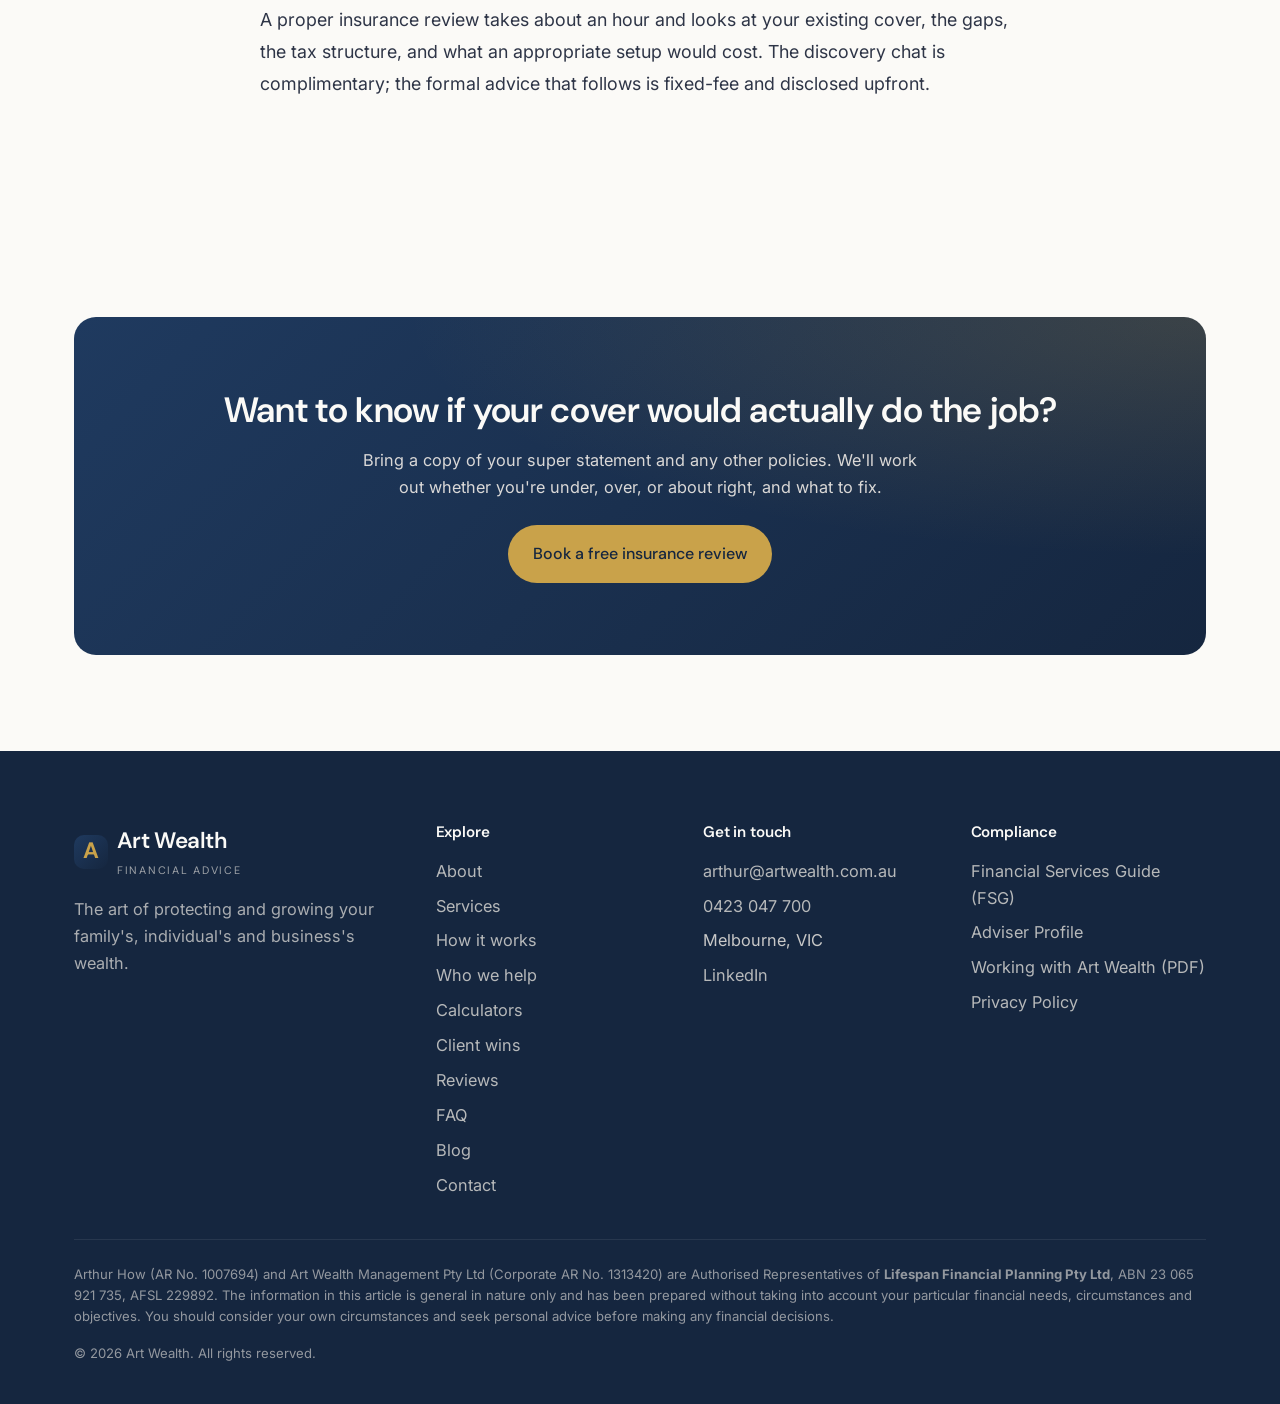
<file: blog/super-insurance-gaps.html>
<!DOCTYPE html>
<html lang="en-AU">
<head>
  <meta charset="UTF-8">
  <meta name="viewport" content="width=device-width, initial-scale=1.0">
  <title>Why your super insurance might not be enough, and what to do | Art Wealth Australia</title>
  <meta name="description" content="Default insurance through super is better than nothing, but rarely the right amount. Here's how to work out whether your cover would actually keep your family on its feet.">
  <meta name="theme-color" content="#1F3A5F">
  <link rel="apple-touch-icon" sizes="180x180" href="../assets/images/apple-touch-icon.png">
  <link rel="icon" type="image/png" sizes="32x32" href="../assets/images/favicon-32x32.png">
  <link rel="icon" type="image/png" sizes="16x16" href="../assets/images/favicon-16x16.png">
  <link rel="preconnect" href="https://fonts.googleapis.com">
  <link rel="preconnect" href="https://fonts.gstatic.com" crossorigin>
  <link href="https://fonts.googleapis.com/css2?family=DM+Sans:wght@400;500;600;700&family=Inter:wght@400;500;600&display=swap" rel="stylesheet">
  <link rel="stylesheet" href="../assets/css/style.css">
</head>
<body>

<header class="site-header">
  <div class="container">
    <nav class="nav">
      <a href="../index.html" class="logo"><span class="mark">A</span><span>Art Wealth<small>Financial Advice</small></span></a>
      <ul class="nav-links">
        <li><a href="../index.html">Home</a></li>
        <li><a href="../about.html">About</a></li>
        <li><a href="../services.html">Services</a></li>
        <li><a href="../process.html">How it works</a></li>
        <li><a href="../who-we-work-with.html">Who we help</a></li>
        <li><a href="../calculators.html">Calculators</a></li>
        <li><a href="../client-wins.html">Client wins</a></li>
        <li><a href="../reviews.html">Reviews</a></li>
        <li><a href="../faq.html">FAQ</a></li>
        <li><a href="../blog.html">Blog</a></li>
        <li><a href="../contact.html">Contact</a></li>
      </ul>
      <div class="nav-cta"><a href="../contact.html" class="btn btn-primary">Book a chat</a></div>
      <button class="nav-toggle" aria-label="Open menu" aria-expanded="false"><span></span><span></span><span></span></button>
    </nav>
  </div>
</header>

<section class="page-hero">
  <div class="container">
    <span class="eyebrow">Insurance Explained</span>
    <h1>Why your super insurance might not be enough, and what to do about it.</h1>
    <p class="lead">Default cover is better than nothing. It's also rarely the right answer for an Australian family with a mortgage and kids.</p>
  </div>
</section>

<section>
  <div class="container">
    <div class="story fade-in">
      <p>Most Australians have some form of personal insurance through their super fund and don't think twice about it. The premiums get deducted automatically, the policy details sit buried in an annual statement, and life moves on.</p>

      <p>It's only when something happens, a serious illness, an accident, a death in the family, that the gap between what's actually covered and what was needed becomes painfully clear. Here's what tends to be wrong with default super insurance, and how to think about whether yours is fit for purpose.</p>

      <h2>What you typically get by default</h2>
      <p>When you join most super funds, you're automatically issued some combination of three types of insurance:</p>
      <ul>
        <li><strong>Life cover</strong>, pays a lump sum to your nominated beneficiaries if you die.</li>
        <li><strong>TPD (Total &amp; Permanent Disability)</strong>, pays a lump sum if you can't work again because of illness or injury.</li>
        <li><strong>Income Protection</strong>, pays a monthly benefit (usually 75% of your income) if you can't work for a period due to illness or injury.</li>
      </ul>
      <p>The defaults are calibrated by the fund based on broad averages, typical age, typical occupation, typical balance. They are not calibrated for <em>you</em>.</p>

      <h2>Three reasons default cover is usually wrong</h2>

      <h3>1. The amounts are arbitrary</h3>
      <p>Default Life cover for a 35-year-old member is often somewhere between $100,000 and $300,000. That sounds like a lot until you write down the bills. A typical Australian household with a $700k mortgage, two kids, and one primary income earner needs Life cover closer to $1.5m–$3m to clear debts, replace income for the years the family depends on it, and cover education and a buffer.</p>
      <p>If something happens and the payout is $200k, the family pays off a fraction of the mortgage and runs out of money within a couple of years. That's a structural failure, not a near-miss.</p>

      <h3>2. Income Protection through super has a 2-year limit</h3>
      <p>Most default Income Protection policies inside super only pay benefits for two years. After that, the income stops, regardless of whether you've recovered. Outside super, you can structure cover to pay all the way to age 65.</p>
      <p>For someone in their 30s or 40s with a long working life ahead of them, the difference is enormous. A 2-year benefit on a $120k income is $240k of cover. A to-age-65 benefit on the same income is closer to $3 million in expected payouts, same illness, same person, very different financial outcome.</p>

      <h3>3. Trauma cover isn't available inside super at all</h3>
      <p>Trauma (sometimes called "critical illness") cover pays a lump sum if you're diagnosed with one of a list of major medical conditions, cancer, heart attack, stroke. It's the cover that gets you through the period when you're alive but very unwell, with bills piling up and reduced ability to work.</p>
      <p>The ATO doesn't allow Trauma cover to be held inside super. So if you only have super-based insurance, you don't have it. For most families this is the most cost-effective gap to fix.</p>

      <h2>How to work out whether yours is enough</h2>
      <p>The five questions worth answering on a Sunday afternoon:</p>
      <ul>
        <li><strong>If you died tomorrow</strong>, would the lump sum clear all debts, fully fund the kids' education, and replace your income for at least the years your family genuinely depends on it?</li>
        <li><strong>If you couldn't work for two years</strong>, would 75% of your income be enough to cover the mortgage, bills, and groceries, or would you also be running down savings?</li>
        <li><strong>If you couldn't work permanently</strong>, would the cover stretch all the way to retirement age, or would the income stop after 24 months?</li>
        <li><strong>If you were diagnosed with cancer</strong> and needed a year off work plus expensive treatment not covered by Medicare, would your finances cope?</li>
        <li><strong>How is each policy taxed?</strong> Premiums inside super are paid pre-tax, but Life and TPD payouts can be taxed if paid to non-dependants. Premiums outside super are sometimes deductible. The tax treatment matters more than most people realise.</li>
      </ul>

      <div class="inline-quote" style="background: var(--cream-50, #FAF6EC); border-left: 4px solid var(--honey-500, #B68C2E); padding: 1.25rem 1.5rem; margin: 1.75rem 0; border-radius: 0 0.5rem 0.5rem 0;"><div style="color: var(--honey-600, #9A742A); font-size: 0.9rem; letter-spacing: 0.15em; margin-bottom: 0.5rem;">★★★★★</div><p style="font-style: italic; font-size: 1.05rem; line-height: 1.55; color: var(--ink-700, #4B5462); margin: 0 0 0.6rem;">&ldquo;I was paying way too much for income protection through my super and didn't even realise. Arthur reviewed everything, restructured my insurance tax-effectively, and saved me thousands. He also explained the why behind every recommendation.&rdquo;</p><span style="font-size: 0.8rem; font-weight: 700; color: var(--navy-900, #1F3A5F); letter-spacing: 0.05em; text-transform: uppercase;">— Kevin Tan, Art Wealth client</span></div>

      <h2>The good news</h2>
      <p>For most people, fixing this isn't expensive. Restructuring super-based cover to better-suited policies, often with a different insurer, frequently <em>reduces</em> total premiums while increasing the benefit amount. We've had clients walk out paying less per month with double the coverage, purely because the original setup was wrong, not because they were over-paying out of choice.</p>

      <p>A proper insurance review takes about an hour and looks at your existing cover, the gaps, the tax structure, and what an appropriate setup would cost. The discovery chat is complimentary; the formal advice that follows is fixed-fee and disclosed upfront.</p>
    </div>
  </div>
</section>

<!-- ============ CTA ============ -->
<section>
  <div class="container">
    <div class="cta-banner fade-in">
      <h2>Want to know if your cover would actually do the job?</h2>
      <p>Bring a copy of your super statement and any other policies. We'll work out whether you're under, over, or about right, and what to fix.</p>
      <a href="../contact.html" class="btn btn-honey">Book a free insurance review</a>
    </div>
  </div>
</section>

<!-- ============ FOOTER ============ -->
<footer class="site-footer">
  <div class="container">
    <div class="footer-grid">
      <div>
        <a href="../index.html" class="logo"><span class="mark">A</span><span>Art Wealth<small>Financial Advice</small></span></a>
        <p style="margin-top: var(--sp-2); color: rgba(251,246,238,0.65);">The art of protecting and growing your family's, individual's and business's wealth.</p>
      </div>
      <div><h4>Explore</h4><ul>
        <li><a href="../about.html">About</a></li>
        <li><a href="../services.html">Services</a></li>
        <li><a href="../process.html">How it works</a></li>
        <li><a href="../who-we-work-with.html">Who we help</a></li>
        <li><a href="../calculators.html">Calculators</a></li>
        <li><a href="../client-wins.html">Client wins</a></li>
        <li><a href="../reviews.html">Reviews</a></li>
        <li><a href="../faq.html">FAQ</a></li>
        <li><a href="../blog.html">Blog</a></li>
        <li><a href="../contact.html">Contact</a></li>
      </ul></div>
      <div><h4>Get in touch</h4><ul>
        <li><a href="mailto:arthur@artwealth.com.au">arthur@artwealth.com.au</a></li>
        <li><a href="tel:0423047700">0423 047 700</a></li>
        <li>Melbourne, VIC</li>
        <li><a href="https://www.linkedin.com/in/arthur-how-46ab5333/" target="_blank" rel="noopener">LinkedIn</a></li>
      </ul></div>
      <div><h4>Compliance</h4><ul>
        <li><a href="../docs/financial-services-guide.pdf?v=20261021">Financial Services Guide (FSG)</a></li>
        <li><a href="../docs/adviser-profile.pdf?v=20261021">Adviser Profile</a></li>
        <li><a href="../docs/working-with-art-wealth.pdf?v=20261021">Working with Art Wealth (PDF)</a></li>
        <li><a href="https://lifespanfp.com.au/privacy-policy/" target="_blank" rel="noopener">Privacy Policy</a></li>
      </ul></div>
    </div>
    <div class="disclosure">
      <p>Arthur How (AR No. 1007694) and Art Wealth Management Pty Ltd (Corporate AR No. 1313420) are Authorised Representatives of <strong>Lifespan Financial Planning Pty Ltd</strong>, ABN 23 065 921 735, AFSL 229892. The information in this article is general in nature only and has been prepared without taking into account your particular financial needs, circumstances and objectives. You should consider your own circumstances and seek personal advice before making any financial decisions.</p>
      <p>&copy; <span id="year"></span> Art Wealth. All rights reserved.</p>
    </div>
  </div>
</footer>

<script src="../assets/js/main.js"></script>
<script>document.getElementById('year').textContent = new Date().getFullYear();</script>
</body>
</html>
</file>
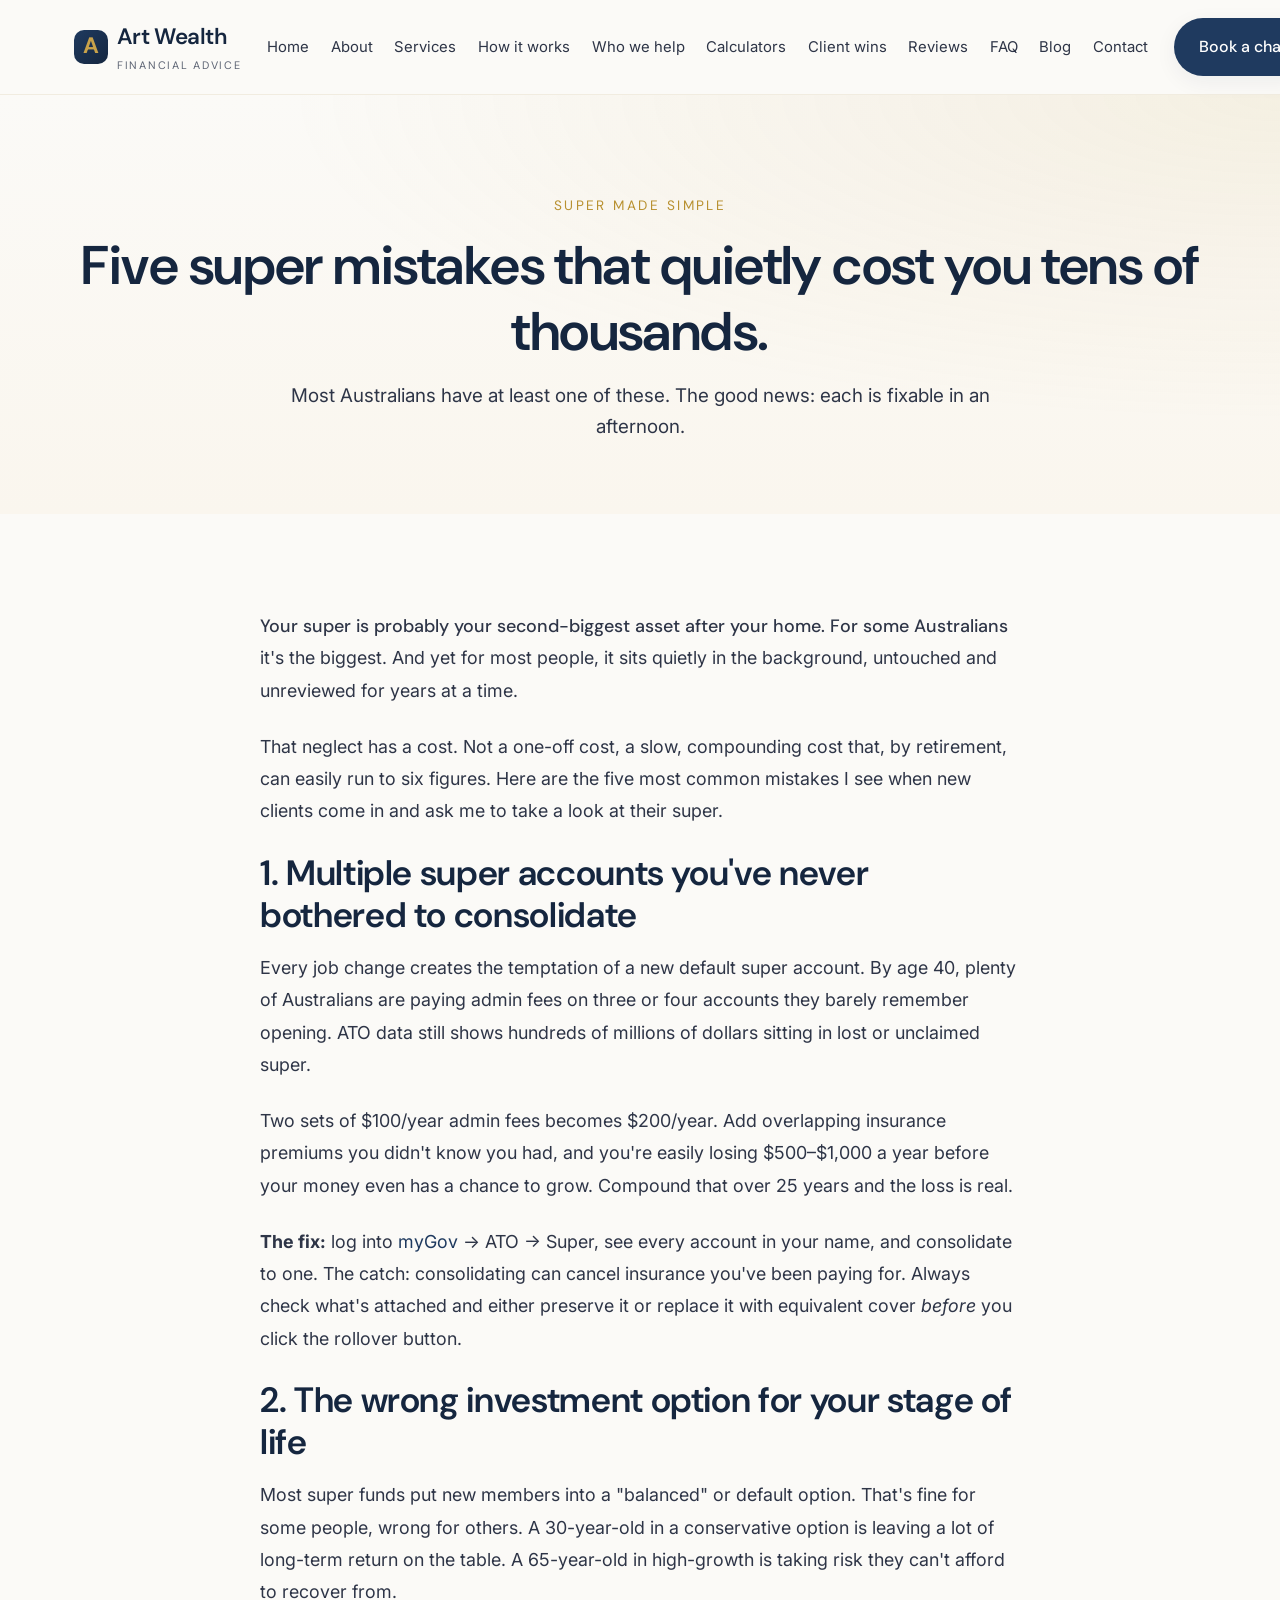
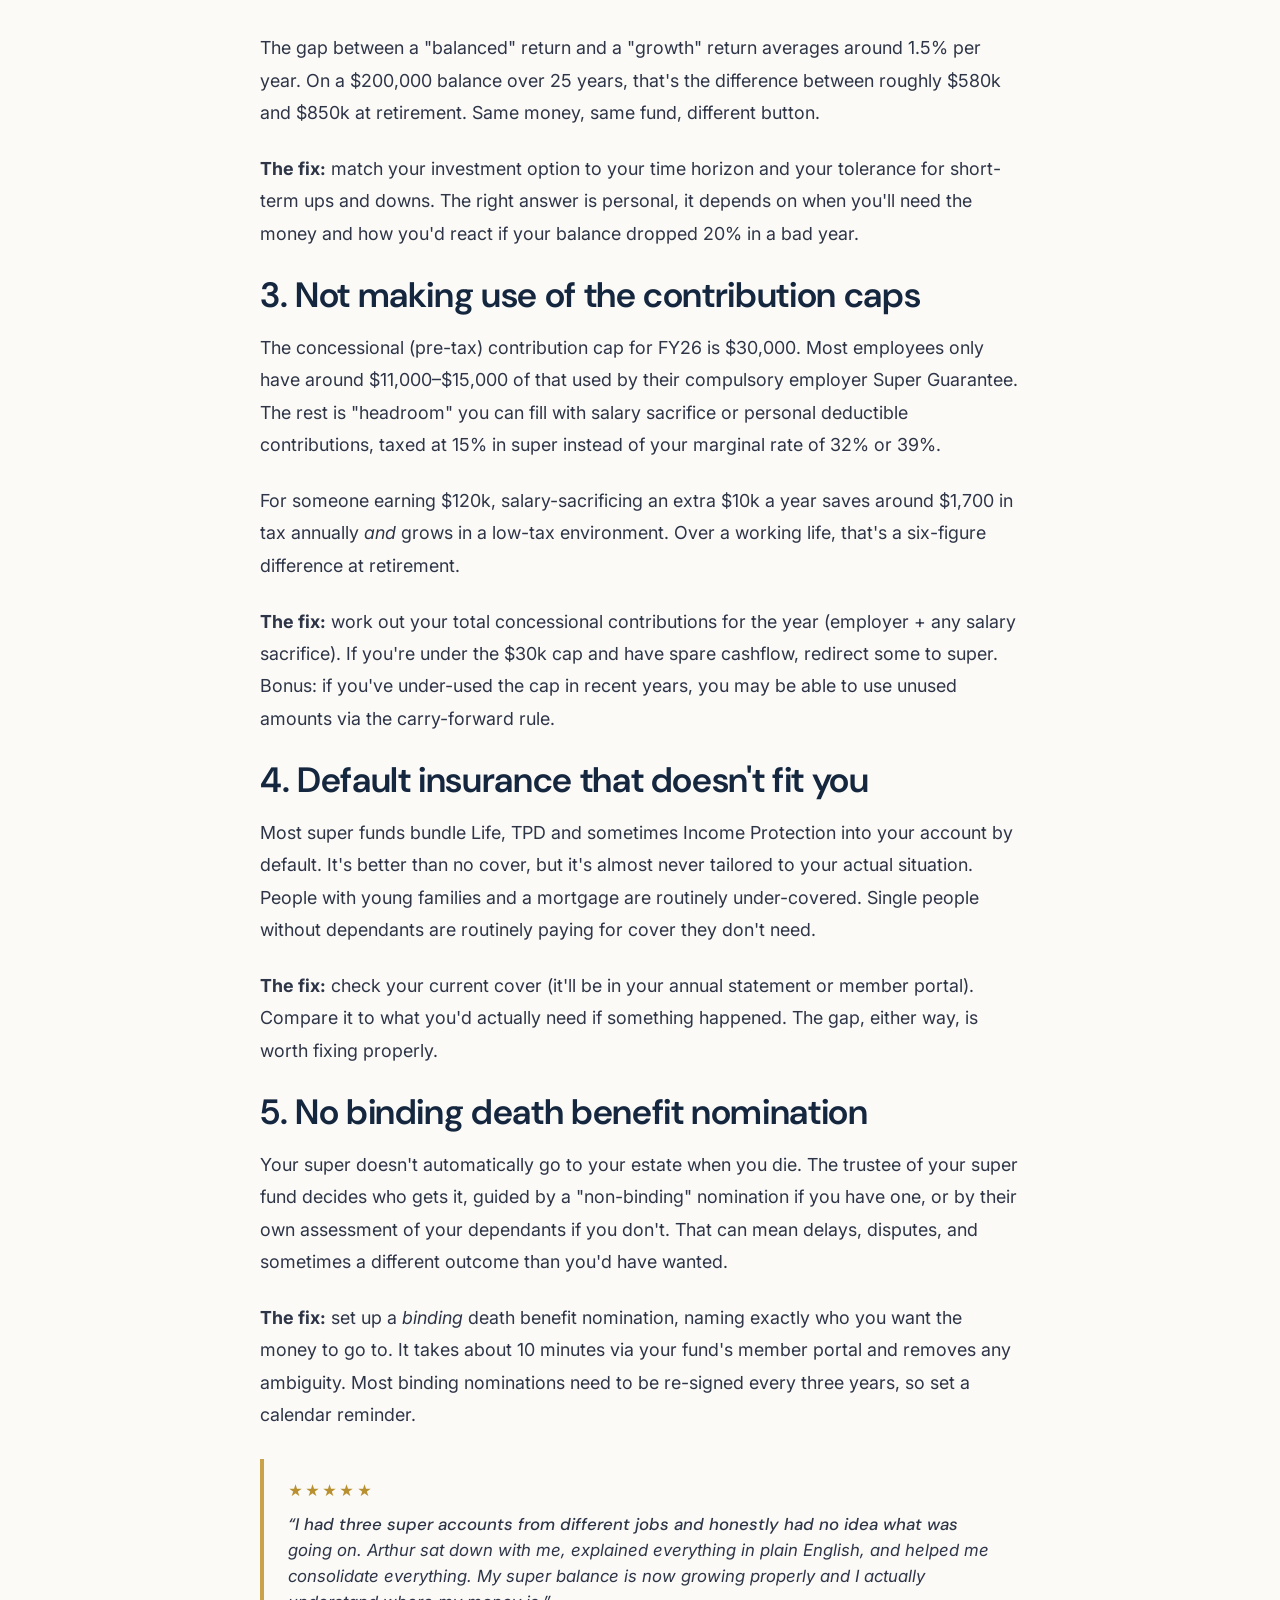
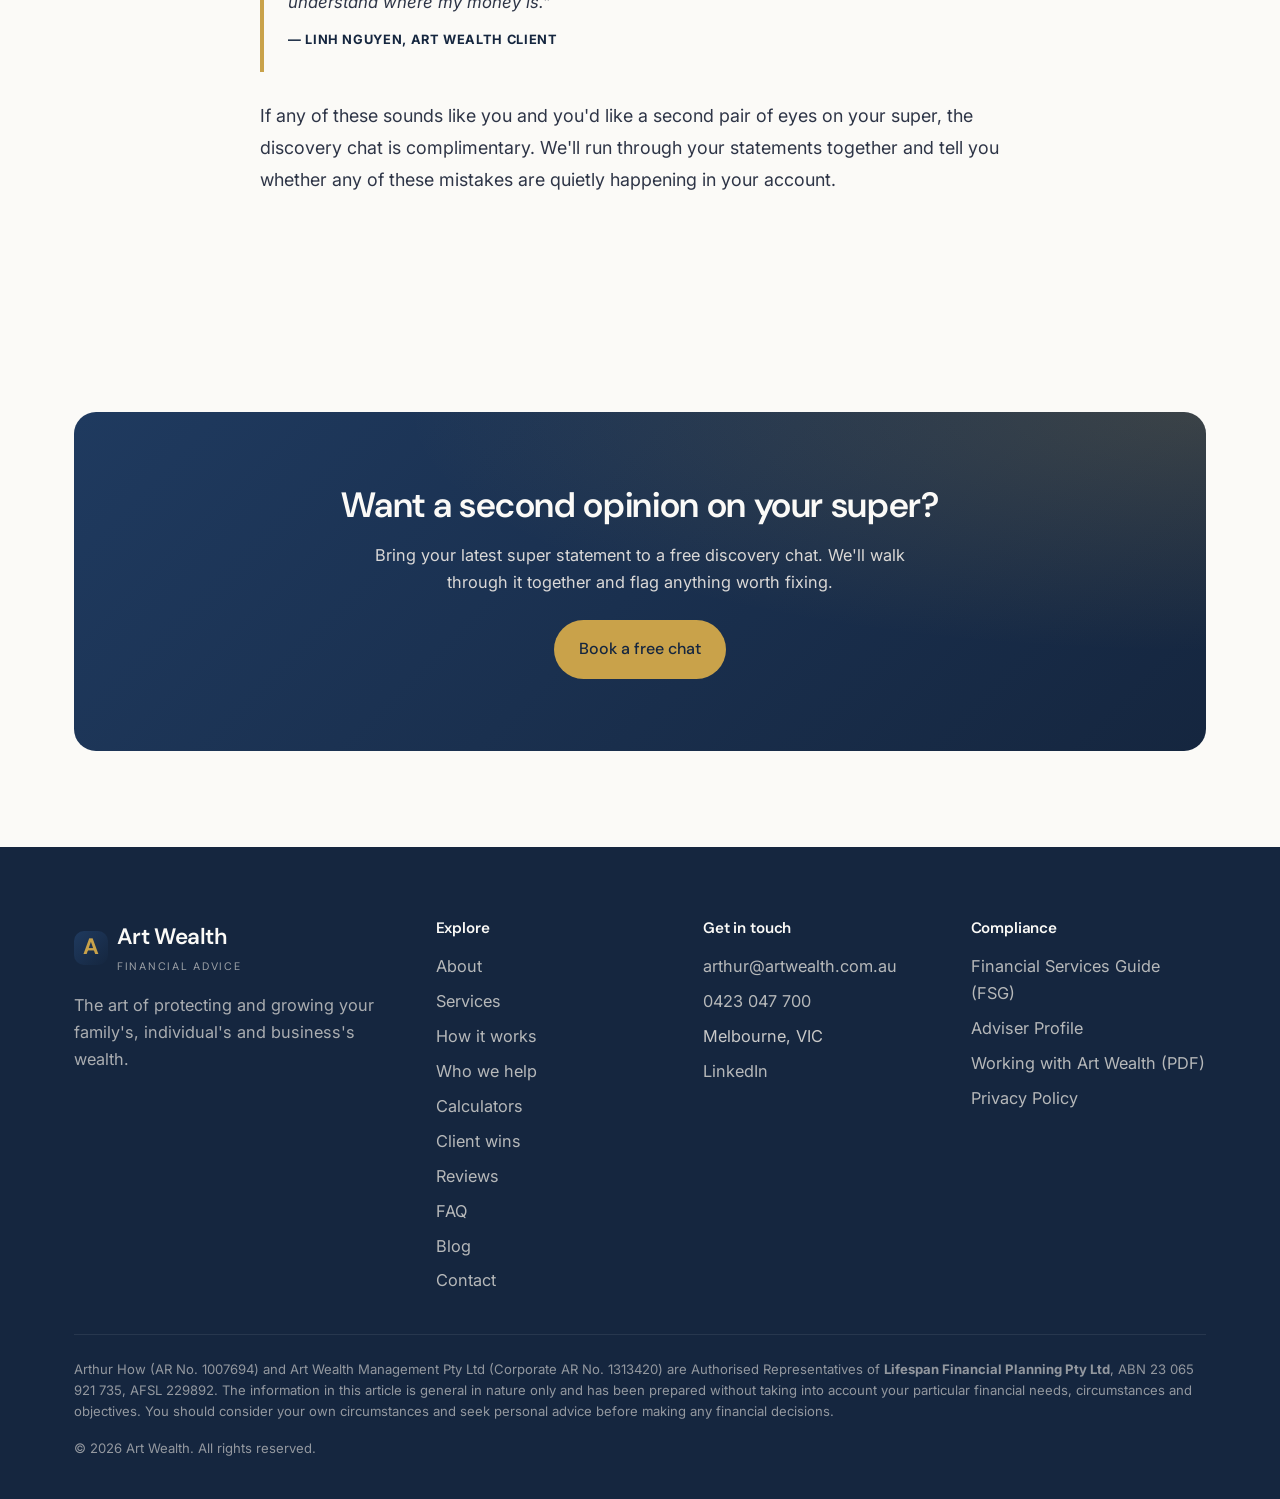
<file: blog/super-mistakes-costing-you.html>
<!DOCTYPE html>
<html lang="en-AU">
<head>
  <meta charset="UTF-8">
  <meta name="viewport" content="width=device-width, initial-scale=1.0">
  <title>Five super mistakes that quietly cost you tens of thousands | Art Wealth Australia</title>
  <meta name="description" content="The most common super mistakes Australians make, multiple accounts, wrong investment option, missed contributions, default insurance, and how to fix each one.">
  <meta name="theme-color" content="#1F3A5F">
  <link rel="apple-touch-icon" sizes="180x180" href="../assets/images/apple-touch-icon.png">
  <link rel="icon" type="image/png" sizes="32x32" href="../assets/images/favicon-32x32.png">
  <link rel="icon" type="image/png" sizes="16x16" href="../assets/images/favicon-16x16.png">
  <link rel="preconnect" href="https://fonts.googleapis.com">
  <link rel="preconnect" href="https://fonts.gstatic.com" crossorigin>
  <link href="https://fonts.googleapis.com/css2?family=DM+Sans:wght@400;500;600;700&family=Inter:wght@400;500;600&display=swap" rel="stylesheet">
  <link rel="stylesheet" href="../assets/css/style.css">
</head>
<body>

<header class="site-header">
  <div class="container">
    <nav class="nav">
      <a href="../index.html" class="logo"><span class="mark">A</span><span>Art Wealth<small>Financial Advice</small></span></a>
      <ul class="nav-links">
        <li><a href="../index.html">Home</a></li>
        <li><a href="../about.html">About</a></li>
        <li><a href="../services.html">Services</a></li>
        <li><a href="../process.html">How it works</a></li>
        <li><a href="../who-we-work-with.html">Who we help</a></li>
        <li><a href="../calculators.html">Calculators</a></li>
        <li><a href="../client-wins.html">Client wins</a></li>
        <li><a href="../reviews.html">Reviews</a></li>
        <li><a href="../faq.html">FAQ</a></li>
        <li><a href="../blog.html">Blog</a></li>
        <li><a href="../contact.html">Contact</a></li>
      </ul>
      <div class="nav-cta"><a href="../contact.html" class="btn btn-primary">Book a chat</a></div>
      <button class="nav-toggle" aria-label="Open menu" aria-expanded="false"><span></span><span></span><span></span></button>
    </nav>
  </div>
</header>

<section class="page-hero">
  <div class="container">
    <span class="eyebrow">Super Made Simple</span>
    <h1>Five super mistakes that quietly cost you tens of thousands.</h1>
    <p class="lead">Most Australians have at least one of these. The good news: each is fixable in an afternoon.</p>
  </div>
</section>

<section>
  <div class="container">
    <div class="story fade-in">
      <p>Your super is probably your second-biggest asset after your home. For some Australians it's the biggest. And yet for most people, it sits quietly in the background, untouched and unreviewed for years at a time.</p>

      <p>That neglect has a cost. Not a one-off cost, a slow, compounding cost that, by retirement, can easily run to six figures. Here are the five most common mistakes I see when new clients come in and ask me to take a look at their super.</p>

      <h2>1. Multiple super accounts you've never bothered to consolidate</h2>
      <p>Every job change creates the temptation of a new default super account. By age 40, plenty of Australians are paying admin fees on three or four accounts they barely remember opening. ATO data still shows hundreds of millions of dollars sitting in lost or unclaimed super.</p>
      <p>Two sets of $100/year admin fees becomes $200/year. Add overlapping insurance premiums you didn't know you had, and you're easily losing $500–$1,000 a year before your money even has a chance to grow. Compound that over 25 years and the loss is real.</p>
      <p><strong>The fix:</strong> log into <a href="https://my.gov.au" target="_blank" rel="noopener">myGov</a> → ATO → Super, see every account in your name, and consolidate to one. The catch: consolidating can cancel insurance you've been paying for. Always check what's attached and either preserve it or replace it with equivalent cover <em>before</em> you click the rollover button.</p>

      <h2>2. The wrong investment option for your stage of life</h2>
      <p>Most super funds put new members into a "balanced" or default option. That's fine for some people, wrong for others. A 30-year-old in a conservative option is leaving a lot of long-term return on the table. A 65-year-old in high-growth is taking risk they can't afford to recover from.</p>
      <p>The gap between a "balanced" return and a "growth" return averages around 1.5% per year. On a $200,000 balance over 25 years, that's the difference between roughly $580k and $850k at retirement. Same money, same fund, different button.</p>
      <p><strong>The fix:</strong> match your investment option to your time horizon and your tolerance for short-term ups and downs. The right answer is personal, it depends on when you'll need the money and how you'd react if your balance dropped 20% in a bad year.</p>

      <h2>3. Not making use of the contribution caps</h2>
      <p>The concessional (pre-tax) contribution cap for FY26 is $30,000. Most employees only have around $11,000–$15,000 of that used by their compulsory employer Super Guarantee. The rest is "headroom" you can fill with salary sacrifice or personal deductible contributions, taxed at 15% in super instead of your marginal rate of 32% or 39%.</p>
      <p>For someone earning $120k, salary-sacrificing an extra $10k a year saves around $1,700 in tax annually <em>and</em> grows in a low-tax environment. Over a working life, that's a six-figure difference at retirement.</p>
      <p><strong>The fix:</strong> work out your total concessional contributions for the year (employer + any salary sacrifice). If you're under the $30k cap and have spare cashflow, redirect some to super. Bonus: if you've under-used the cap in recent years, you may be able to use unused amounts via the carry-forward rule.</p>

      <h2>4. Default insurance that doesn't fit you</h2>
      <p>Most super funds bundle Life, TPD and sometimes Income Protection into your account by default. It's better than no cover, but it's almost never tailored to your actual situation. People with young families and a mortgage are routinely under-covered. Single people without dependants are routinely paying for cover they don't need.</p>
      <p><strong>The fix:</strong> check your current cover (it'll be in your annual statement or member portal). Compare it to what you'd actually need if something happened. The gap, either way, is worth fixing properly.</p>

      <h2>5. No binding death benefit nomination</h2>
      <p>Your super doesn't automatically go to your estate when you die. The trustee of your super fund decides who gets it, guided by a "non-binding" nomination if you have one, or by their own assessment of your dependants if you don't. That can mean delays, disputes, and sometimes a different outcome than you'd have wanted.</p>
      <p><strong>The fix:</strong> set up a <em>binding</em> death benefit nomination, naming exactly who you want the money to go to. It takes about 10 minutes via your fund's member portal and removes any ambiguity. Most binding nominations need to be re-signed every three years, so set a calendar reminder.</p>

      <div class="inline-quote" style="background: var(--cream-50, #FAF6EC); border-left: 4px solid var(--honey-500, #B68C2E); padding: 1.25rem 1.5rem; margin: 1.75rem 0; border-radius: 0 0.5rem 0.5rem 0;"><div style="color: var(--honey-600, #9A742A); font-size: 0.9rem; letter-spacing: 0.15em; margin-bottom: 0.5rem;">★★★★★</div><p style="font-style: italic; font-size: 1.05rem; line-height: 1.55; color: var(--ink-700, #4B5462); margin: 0 0 0.6rem;">&ldquo;I had three super accounts from different jobs and honestly had no idea what was going on. Arthur sat down with me, explained everything in plain English, and helped me consolidate everything. My super balance is now growing properly and I actually understand where my money is.&rdquo;</p><span style="font-size: 0.8rem; font-weight: 700; color: var(--navy-900, #1F3A5F); letter-spacing: 0.05em; text-transform: uppercase;">— Linh Nguyen, Art Wealth client</span></div>

      <p>If any of these sounds like you and you'd like a second pair of eyes on your super, the discovery chat is complimentary. We'll run through your statements together and tell you whether any of these mistakes are quietly happening in your account.</p>
    </div>
  </div>
</section>

<!-- ============ CTA ============ -->
<section>
  <div class="container">
    <div class="cta-banner fade-in">
      <h2>Want a second opinion on your super?</h2>
      <p>Bring your latest super statement to a free discovery chat. We'll walk through it together and flag anything worth fixing.</p>
      <a href="../contact.html" class="btn btn-honey">Book a free chat</a>
    </div>
  </div>
</section>

<!-- ============ FOOTER ============ -->
<footer class="site-footer">
  <div class="container">
    <div class="footer-grid">
      <div>
        <a href="../index.html" class="logo"><span class="mark">A</span><span>Art Wealth<small>Financial Advice</small></span></a>
        <p style="margin-top: var(--sp-2); color: rgba(251,246,238,0.65);">The art of protecting and growing your family's, individual's and business's wealth.</p>
      </div>
      <div><h4>Explore</h4><ul>
        <li><a href="../about.html">About</a></li>
        <li><a href="../services.html">Services</a></li>
        <li><a href="../process.html">How it works</a></li>
        <li><a href="../who-we-work-with.html">Who we help</a></li>
        <li><a href="../calculators.html">Calculators</a></li>
        <li><a href="../client-wins.html">Client wins</a></li>
        <li><a href="../reviews.html">Reviews</a></li>
        <li><a href="../faq.html">FAQ</a></li>
        <li><a href="../blog.html">Blog</a></li>
        <li><a href="../contact.html">Contact</a></li>
      </ul></div>
      <div><h4>Get in touch</h4><ul>
        <li><a href="mailto:arthur@artwealth.com.au">arthur@artwealth.com.au</a></li>
        <li><a href="tel:0423047700">0423 047 700</a></li>
        <li>Melbourne, VIC</li>
        <li><a href="https://www.linkedin.com/in/arthur-how-46ab5333/" target="_blank" rel="noopener">LinkedIn</a></li>
      </ul></div>
      <div><h4>Compliance</h4><ul>
        <li><a href="../docs/financial-services-guide.pdf?v=20261021">Financial Services Guide (FSG)</a></li>
        <li><a href="../docs/adviser-profile.pdf?v=20261021">Adviser Profile</a></li>
        <li><a href="../docs/working-with-art-wealth.pdf?v=20261021">Working with Art Wealth (PDF)</a></li>
        <li><a href="https://lifespanfp.com.au/privacy-policy/" target="_blank" rel="noopener">Privacy Policy</a></li>
      </ul></div>
    </div>
    <div class="disclosure">
      <p>Arthur How (AR No. 1007694) and Art Wealth Management Pty Ltd (Corporate AR No. 1313420) are Authorised Representatives of <strong>Lifespan Financial Planning Pty Ltd</strong>, ABN 23 065 921 735, AFSL 229892. The information in this article is general in nature only and has been prepared without taking into account your particular financial needs, circumstances and objectives. You should consider your own circumstances and seek personal advice before making any financial decisions.</p>
      <p>&copy; <span id="year"></span> Art Wealth. All rights reserved.</p>
    </div>
  </div>
</footer>

<script src="../assets/js/main.js"></script>
<script>document.getElementById('year').textContent = new Date().getFullYear();</script>
</body>
</html>
</file>
<file: assets/css/style.css>
/* =========================================================
   Art Wealth - Design System
   Edit colours, fonts and spacing here. Everything else
   on the site reads from these custom properties.
   ========================================================= */

:root {
  /* Palette - warm, trust-led */
  --navy-900: #15263F;
  --navy-700: #1F3A5F;
  --navy-500: #2E5288;
  --honey-600: #B8902F;
  --honey-500: #C9A24A;
  --honey-300: #E6CE8B;
  --cream-100: #FAF6EE;
  --cream-50:  #FBFAF7;
  --warm-white: #FFFFFF;
  --ink-900: #1A1F2E;
  --ink-700: #2E3547;
  --ink-500: #5C6373;
  --ink-400: #8A8F9D;
  --line:    #E8E2D6;
  --line-soft: #F1ECE0;
  --success: #2E7D5C;

  /* Type scale */
  --font-display: "DM Sans", system-ui, -apple-system, "Segoe UI", sans-serif;
  --font-body:    "Inter", system-ui, -apple-system, "Segoe UI", sans-serif;

  --fs-hero: clamp(2.4rem, 5vw, 4.2rem);
  --fs-h1:   clamp(2.0rem, 4vw, 3.0rem);
  --fs-h2:   clamp(1.6rem, 3vw, 2.2rem);
  --fs-h3:   1.35rem;
  --fs-lead: 1.18rem;
  --fs-body: 1.02rem;
  --fs-small: 0.92rem;

  /* Spacing */
  --sp-1: 0.5rem;
  --sp-2: 1rem;
  --sp-3: 1.5rem;
  --sp-4: 2rem;
  --sp-5: 3rem;
  --sp-6: 4.5rem;
  --sp-7: 6rem;

  /* Radius and shadow */
  --r-sm: 8px;
  --r-md: 14px;
  --r-lg: 22px;
  --r-pill: 999px;
  --shadow-soft: 0 6px 22px rgba(21, 38, 63, 0.06);
  --shadow-lift: 0 14px 40px rgba(21, 38, 63, 0.10);

  --container: 1180px;
}

/* =========================================================
   Reset / base
   ========================================================= */
*, *::before, *::after { box-sizing: border-box; }
html { scroll-behavior: smooth; -webkit-text-size-adjust: 100%; }
body {
  margin: 0;
  font-family: var(--font-body);
  font-size: var(--fs-body);
  line-height: 1.65;
  color: var(--ink-900);
  background: var(--cream-50);
  -webkit-font-smoothing: antialiased;
}
img { max-width: 100%; display: block; }
a { color: var(--navy-700); text-decoration: none; transition: color .2s ease; }
a:hover { color: var(--honey-600); }
h1, h2, h3, h4 {
  font-family: var(--font-display);
  color: var(--navy-900);
  line-height: 1.2;
  font-weight: 600;
  margin: 0 0 var(--sp-2);
  letter-spacing: -0.01em;
}
h1 { font-size: var(--fs-h1); }
h2 { font-size: var(--fs-h2); }
h3 { font-size: var(--fs-h3); }
p { margin: 0 0 var(--sp-2); }
.lead { font-size: var(--fs-lead); color: var(--ink-700); }

.container {
  max-width: var(--container);
  margin: 0 auto;
  padding: 0 var(--sp-3);
}

section { padding: var(--sp-7) 0; }
@media (max-width: 720px) { section { padding: var(--sp-6) 0; } }

/* =========================================================
   Buttons
   ========================================================= */
.btn {
  display: inline-flex;
  align-items: center;
  justify-content: center;
  gap: 0.5rem;
  padding: 0.95rem 1.5rem;
  border-radius: var(--r-pill);
  font-family: var(--font-display);
  font-weight: 500;
  font-size: 1rem;
  cursor: pointer;
  border: 1.5px solid transparent;
  transition: transform .18s ease, box-shadow .18s ease, background .2s ease, color .2s ease;
  text-decoration: none;
  white-space: nowrap;
}
.btn-primary {
  background: var(--navy-700);
  color: var(--warm-white);
  box-shadow: var(--shadow-soft);
}
.btn-primary:hover { background: var(--navy-900); color: var(--warm-white); transform: translateY(-1px); box-shadow: var(--shadow-lift); }

.btn-honey {
  background: var(--honey-500);
  color: var(--navy-900);
}
.btn-honey:hover { background: var(--honey-600); color: var(--warm-white); transform: translateY(-1px); }

.btn-ghost {
  background: transparent;
  color: var(--navy-700);
  border-color: var(--navy-700);
}
.btn-ghost:hover { background: var(--navy-700); color: var(--warm-white); }

.btn-light {
  background: var(--warm-white);
  color: var(--navy-900);
  border-color: var(--line);
}
.btn-light:hover { border-color: var(--navy-700); color: var(--navy-900); }

/* =========================================================
   Header / Nav
   ========================================================= */
.site-header {
  position: sticky;
  top: 0;
  z-index: 50;
  background: rgba(251, 250, 247, 0.92);
  backdrop-filter: saturate(140%) blur(10px);
  border-bottom: 1px solid var(--line-soft);
}
.nav {
  display: flex;
  align-items: center;
  justify-content: space-between;
  padding: 1.1rem 0;
  gap: var(--sp-3);
}
.logo {
  font-family: var(--font-display);
  font-weight: 600;
  font-size: 1.4rem;
  color: var(--navy-900);
  display: inline-flex;
  align-items: center;
  gap: 0.55rem;
  letter-spacing: -0.02em;
  white-space: nowrap;
  flex-shrink: 0;
}
.logo .mark {
  width: 34px; height: 34px;
  border-radius: 10px;
  background: linear-gradient(135deg, var(--navy-700), var(--navy-900));
  color: var(--honey-500);
  display: inline-flex; align-items: center; justify-content: center;
  font-weight: 700;
  font-family: var(--font-display);
}
.logo small {
  display: block;
  font-size: 0.68rem;
  font-weight: 400;
  letter-spacing: 0.16em;
  color: var(--ink-500);
  text-transform: uppercase;
  margin-top: 2px;
}
.nav-links {
  display: flex;
  gap: 1.15rem;
  list-style: none;
  margin: 0;
  padding: 0;
  align-items: center;
  flex-wrap: nowrap;
}
.nav-links a {
  color: var(--ink-700);
  font-size: 0.93rem;
  padding: 0.4rem 0.1rem;
  position: relative;
  white-space: nowrap;
  line-height: 1.2;
}
.nav-links a.active,
.nav-links a:hover { color: var(--navy-900); }
.nav-links a.active::after {
  content: "";
  position: absolute;
  left: 0; right: 0; bottom: -4px;
  height: 2px;
  background: var(--honey-500);
  border-radius: 2px;
}
.nav-cta { display: flex; gap: 0.6rem; align-items: center; }
.nav-toggle {
  display: none;
  background: none; border: none;
  width: 42px; height: 42px;
  border-radius: 10px;
  cursor: pointer;
}
.nav-toggle span {
  display: block;
  width: 22px; height: 2px;
  background: var(--navy-900);
  margin: 5px auto;
  transition: transform .25s ease, opacity .25s ease;
}
.nav-toggle.open span:nth-child(1) { transform: translateY(7px) rotate(45deg); }
.nav-toggle.open span:nth-child(2) { opacity: 0; }
.nav-toggle.open span:nth-child(3) { transform: translateY(-7px) rotate(-45deg); }

@media (max-width: 1180px) {
  .nav-links, .nav-cta { display: none; }
  .nav-toggle { display: block; }
  .nav-mobile-open .nav-links {
    display: flex;
    flex-direction: column;
    position: absolute;
    top: 100%; left: 0; right: 0;
    background: var(--cream-50);
    padding: var(--sp-3);
    border-bottom: 1px solid var(--line);
    box-shadow: var(--shadow-soft);
  }
  .nav-mobile-open .nav-cta {
    display: flex;
    flex-direction: column;
    position: absolute;
    top: 100%; left: 0; right: 0;
    background: var(--cream-50);
    padding: 0 var(--sp-3) var(--sp-3);
    transform: translateY( calc( var(--mobile-nav-offset, 240px) ));
  }
}

/* =========================================================
   Hero
   ========================================================= */
.hero {
  position: relative;
  padding: var(--sp-7) 0 var(--sp-7);
  background:
    radial-gradient(ellipse at top right, rgba(201, 162, 74, 0.15), transparent 55%),
    radial-gradient(ellipse at bottom left, rgba(31, 58, 95, 0.10), transparent 55%),
    linear-gradient(180deg, var(--cream-50), var(--cream-100));
  overflow: hidden;
}
.hero-grid {
  display: grid;
  grid-template-columns: 1.1fr 0.9fr;
  gap: var(--sp-6);
  align-items: center;
}
.hero h1 {
  font-size: var(--fs-hero);
  margin-bottom: var(--sp-3);
}
.hero h1 .accent {
  color: var(--honey-600);
  font-style: italic;
  font-weight: 500;
}
.hero p { font-size: var(--fs-lead); color: var(--ink-700); max-width: 560px; }
.hero-cta { display: flex; gap: var(--sp-2); margin-top: var(--sp-3); flex-wrap: wrap; }
.hero-meta {
  margin-top: var(--sp-4);
  display: flex; gap: var(--sp-3); flex-wrap: wrap;
  color: var(--ink-500); font-size: var(--fs-small);
}
.hero-meta span { display: inline-flex; align-items: center; gap: 0.4rem; }

.hero-visual {
  position: relative;
  aspect-ratio: 4 / 5;
  border-radius: var(--r-lg);
  overflow: hidden;
  background: linear-gradient(135deg, var(--navy-700), var(--navy-900));
  box-shadow: var(--shadow-lift);
}
.hero-visual::after {
  content: "";
  position: absolute;
  inset: 0;
  background:
    radial-gradient(circle at 30% 30%, rgba(201, 162, 74, 0.18), transparent 55%),
    linear-gradient(180deg, transparent 50%, rgba(15, 28, 48, 0.45));
  pointer-events: none;
  z-index: 1;
}
.hero-photo {
  position: absolute;
  inset: 0;
  width: 100%;
  height: 100%;
  object-fit: cover;
  object-position: center 25%;
  z-index: 0;
}
.hero-card {
  position: absolute;
  bottom: var(--sp-3);
  left: var(--sp-3);
  right: var(--sp-3);
  background: var(--warm-white);
  padding: var(--sp-3);
  border-radius: var(--r-md);
  box-shadow: var(--shadow-soft);
  z-index: 2;
}
.hero-card strong { color: var(--navy-900); font-family: var(--font-display); }
.hero-card .meta { color: var(--ink-500); font-size: var(--fs-small); margin-top: 4px; }

@media (max-width: 880px) {
  .hero-grid { grid-template-columns: 1fr; }
  /* On mobile, stack photo + card vertically — the absolute overlay doesn't work
     because the narrow aspect ratio puts the card over Arthur's face. */
  .hero-visual {
    aspect-ratio: auto;
    max-width: 100%;
    position: relative;
  }
  .hero-photo {
    position: relative;
    inset: auto;
    width: 100%;
    height: auto;
    aspect-ratio: 4 / 5;
    object-fit: cover;
    object-position: center 18%;
    border-radius: var(--r-md);
  }
  .hero-card {
    position: relative;
    bottom: auto;
    left: auto;
    right: auto;
    margin: calc(var(--sp-3) * -1) var(--sp-3) 0;
  }
}

/* =========================================================
   Trust bar — moving logo marquee
   ========================================================= */
.trust-bar { background: var(--warm-white); padding: var(--sp-5) 0; border-top: 1px solid var(--line-soft); border-bottom: 1px solid var(--line-soft); overflow: hidden; }
.trust-bar p { text-align: center; color: var(--ink-500); margin-bottom: var(--sp-3); font-size: var(--fs-small); letter-spacing: 0.04em; text-transform: uppercase; }

/* Marquee viewport — masks edges with a soft fade so logos don't pop in/out */
.logo-marquee {
  position: relative;
  width: 100%;
  overflow: hidden;
  -webkit-mask-image: linear-gradient(to right, transparent 0, #000 8%, #000 92%, transparent 100%);
          mask-image: linear-gradient(to right, transparent 0, #000 8%, #000 92%, transparent 100%);
}

/* The track holds two identical copies of the logo row, side by side. */
/* Animating it -50% gives a seamless infinite loop. */
.logo-track {
  display: flex;
  width: max-content;
  gap: var(--sp-4);
  animation: marquee-scroll 55s linear infinite;
}
.logo-marquee:hover .logo-track { animation-play-state: paused; }

@keyframes marquee-scroll {
  from { transform: translateX(0); }
  to   { transform: translateX(-50%); }
}

/* Each logo tile — uniform height, soft hover lift */
.logo-tile {
  flex: 0 0 auto;
  height: 56px;
  min-width: 140px;
  padding: 0 var(--sp-3);
  display: inline-flex;
  align-items: center;
  justify-content: center;
  background: #fff;
  border: 1px solid var(--line-soft);
  border-radius: var(--r-sm);
  filter: grayscale(100%);
  opacity: 0.78;
  transition: filter .3s ease, opacity .3s ease, transform .3s ease, box-shadow .3s ease;
}
.logo-tile:hover {
  filter: grayscale(0%);
  opacity: 1;
  transform: translateY(-2px);
  box-shadow: 0 4px 14px rgba(21, 38, 63, 0.08);
}
.logo-tile img,
.logo-tile svg { max-height: 32px; width: auto; display: block; }
.logo-tile .wordmark {
  font-family: var(--font-display);
  font-weight: 700;
  font-size: 1.15rem;
  letter-spacing: 0.01em;
  white-space: nowrap;
  line-height: 1;
}
.logo-tile .wordmark .sub { font-weight: 500; opacity: 0.85; margin-left: 0.15em; }

/* Respect users who'd rather not see motion */
@media (prefers-reduced-motion: reduce) {
  .logo-track { animation: none; }
  .logo-marquee { overflow-x: auto; }
}

/* =========================================================
   Section header
   ========================================================= */
.section-head { max-width: 720px; margin: 0 auto var(--sp-5); text-align: center; }
.section-head .eyebrow {
  display: inline-block;
  font-family: var(--font-display);
  font-size: 0.82rem;
  letter-spacing: 0.18em;
  color: var(--honey-600);
  text-transform: uppercase;
  margin-bottom: var(--sp-2);
}
.section-head h2 { margin-bottom: var(--sp-2); }
.section-head p { color: var(--ink-500); font-size: 1.08rem; }

/* =========================================================
   Cards
   ========================================================= */
.card {
  background: var(--warm-white);
  border-radius: var(--r-md);
  padding: var(--sp-4);
  box-shadow: var(--shadow-soft);
  border: 1px solid var(--line-soft);
  transition: transform .25s ease, box-shadow .25s ease, border-color .25s ease;
}
.card:hover { transform: translateY(-3px); box-shadow: var(--shadow-lift); border-color: var(--honey-300); }
.card .icon {
  width: 52px; height: 52px;
  border-radius: 14px;
  background: var(--cream-100);
  color: var(--honey-600);
  display: inline-flex; align-items: center; justify-content: center;
  font-size: 1.4rem;
  margin-bottom: var(--sp-2);
}
.card h3 { margin-bottom: 0.5rem; font-size: 1.18rem; }
.card p { color: var(--ink-500); margin: 0; }

.grid-4 { display: grid; grid-template-columns: repeat(4, 1fr); gap: var(--sp-3); }
.grid-3 { display: grid; grid-template-columns: repeat(3, 1fr); gap: var(--sp-3); }
.grid-2 { display: grid; grid-template-columns: repeat(2, 1fr); gap: var(--sp-3); }
@media (max-width: 980px) { .grid-4 { grid-template-columns: repeat(2, 1fr); } }
@media (max-width: 720px) { .grid-4, .grid-3, .grid-2 { grid-template-columns: 1fr; } }

/* =========================================================
   Adviser profile
   ========================================================= */
.adviser {
  background: var(--cream-100);
  padding: var(--sp-7) 0;
}
.adviser-grid {
  display: grid;
  grid-template-columns: 1fr 1.4fr;
  gap: var(--sp-6);
  align-items: center;
}
.adviser-photo {
  aspect-ratio: 4 / 5;
  border-radius: var(--r-lg);
  background: linear-gradient(135deg, var(--navy-700), var(--navy-900));
  position: relative;
  overflow: hidden;
  box-shadow: var(--shadow-lift);
}
.adviser-photo img {
  width: 100%;
  height: 100%;
  object-fit: cover;
  object-position: center 25%;
  display: block;
}
.hero-portrait {
  width: 200px;
  height: 200px;
  margin: var(--sp-4) auto 0;
  border-radius: 50%;
  overflow: hidden;
  box-shadow: var(--shadow-lift);
  border: 4px solid rgba(251, 246, 238, 0.85);
}
.hero-portrait img {
  width: 100%;
  height: 100%;
  object-fit: cover;
  object-position: center 22%;
  display: block;
}
.credential-pills {
  display: flex; gap: 0.5rem; flex-wrap: wrap; margin: var(--sp-2) 0 var(--sp-3);
}
.pill {
  display: inline-flex;
  background: var(--warm-white);
  border: 1px solid var(--line);
  color: var(--ink-700);
  padding: 0.35rem 0.85rem;
  border-radius: var(--r-pill);
  font-size: 0.85rem;
  font-family: var(--font-display);
}
.pill.honey { background: var(--honey-500); color: var(--navy-900); border-color: var(--honey-500); }

@media (max-width: 880px) { .adviser-grid { grid-template-columns: 1fr; } }

/* =========================================================
   Pillars (Why us)
   ========================================================= */
.pillars { display: grid; grid-template-columns: repeat(3, 1fr); gap: var(--sp-3); }
.pillar { padding: var(--sp-4); background: var(--warm-white); border-radius: var(--r-md); border: 1px solid var(--line-soft); }
.pillar .num {
  font-family: var(--font-display);
  font-size: 2.4rem;
  color: var(--honey-500);
  line-height: 1;
}
.pillar h3 { margin-top: var(--sp-2); font-size: 1.2rem; }
.pillar p { color: var(--ink-500); margin: 0; }
@media (max-width: 880px) { .pillars { grid-template-columns: 1fr; } }

/* =========================================================
   Testimonials
   ========================================================= */
.reviews-band { background: var(--navy-900); color: var(--cream-50); padding: var(--sp-7) 0; }
.reviews-band h2 { color: var(--cream-50); }
.reviews-band .section-head p { color: rgba(251, 246, 238, 0.75); }
.reviews-band .eyebrow { color: var(--honey-300); }

.review-track {
  display: grid;
  grid-template-columns: repeat(auto-fit, minmax(300px, 1fr));
  gap: var(--sp-3);
}
.review {
  background: rgba(255, 255, 255, 0.06);
  border: 1px solid rgba(255, 255, 255, 0.08);
  border-radius: var(--r-md);
  padding: var(--sp-3);
  backdrop-filter: blur(10px);
}
.review .stars { color: var(--honey-300); margin-bottom: 0.6rem; letter-spacing: 0.1em; }
.review p { color: var(--cream-50); font-size: 1.02rem; margin-bottom: var(--sp-2); }
.review .author { color: var(--honey-300); font-family: var(--font-display); font-size: 0.95rem; }

/* Reviews page light variant */
.reviews-grid { display: grid; grid-template-columns: repeat(2, 1fr); gap: var(--sp-3); }
@media (max-width: 880px) { .reviews-grid { grid-template-columns: 1fr; } }
.review-light {
  background: var(--warm-white);
  border-radius: var(--r-md);
  padding: var(--sp-4);
  border: 1px solid var(--line-soft);
  box-shadow: var(--shadow-soft);
}
.review-light .stars { color: var(--honey-500); margin-bottom: 0.6rem; letter-spacing: 0.1em; }
.review-light p { color: var(--ink-700); }
.review-light .author { color: var(--navy-700); font-family: var(--font-display); margin-top: var(--sp-2); display: block; }

/* =========================================================
   Service blocks (PSH)
   ========================================================= */
.service-block {
  background: var(--warm-white);
  border-radius: var(--r-lg);
  padding: var(--sp-5);
  margin-bottom: var(--sp-4);
  border: 1px solid var(--line-soft);
  box-shadow: var(--shadow-soft);
  display: grid;
  grid-template-columns: 0.9fr 1.4fr;
  gap: var(--sp-5);
}
.service-block .label {
  display: inline-block;
  background: var(--cream-100);
  color: var(--honey-600);
  font-family: var(--font-display);
  font-size: 0.78rem;
  letter-spacing: 0.18em;
  text-transform: uppercase;
  padding: 0.3rem 0.8rem;
  border-radius: var(--r-pill);
  margin-bottom: var(--sp-2);
}
.service-block h3 { font-size: 1.7rem; margin-bottom: var(--sp-2); }
.service-block .psh > div { margin-bottom: var(--sp-3); }
.service-block .psh strong {
  display: block;
  color: var(--honey-600);
  font-family: var(--font-display);
  font-size: 0.78rem;
  letter-spacing: 0.18em;
  text-transform: uppercase;
  margin-bottom: 0.3rem;
}
.service-block .psh p { color: var(--ink-700); margin: 0; }
.service-block .psh ul {
  list-style: none;
  padding: 0;
  margin: 0;
}
.service-block .psh ul li {
  padding-left: 1.6rem;
  position: relative;
  color: var(--ink-700);
  margin-bottom: 0.6rem;
}
.service-block .psh ul li::before {
  content: "";
  position: absolute;
  left: 0;
  top: 0.6rem;
  width: 8px; height: 8px;
  border-radius: 50%;
  background: var(--honey-500);
}
@media (max-width: 880px) { .service-block { grid-template-columns: 1fr; padding: var(--sp-4); } }

/* =========================================================
   Client wins
   ========================================================= */
.win-card {
  background: var(--warm-white);
  border-radius: var(--r-lg);
  padding: var(--sp-4);
  border: 1px solid var(--line-soft);
  box-shadow: var(--shadow-soft);
  height: 100%;
  display: flex;
  flex-direction: column;
  transition: transform .25s ease, box-shadow .25s ease;
}
.win-card:hover { transform: translateY(-3px); box-shadow: var(--shadow-lift); }
.win-card .win-num {
  font-family: var(--font-display);
  font-size: 0.78rem;
  letter-spacing: 0.18em;
  color: var(--honey-600);
  text-transform: uppercase;
  margin-bottom: 0.4rem;
}
.win-card h3 { font-size: 1.3rem; margin-bottom: var(--sp-2); }
.win-card .row { margin-bottom: var(--sp-2); }
.win-card .row strong {
  display: block;
  color: var(--navy-700);
  font-family: var(--font-display);
  font-size: 0.85rem;
  margin-bottom: 0.25rem;
}
.win-card .row p { color: var(--ink-700); margin: 0; font-size: 0.98rem; }
.win-card .outcome {
  margin-top: auto;
  background: var(--cream-100);
  border-radius: var(--r-md);
  padding: var(--sp-2);
}
.win-card .outcome strong { color: var(--success); }

/* =========================================================
   Blog
   ========================================================= */
.blog-grid { display: grid; grid-template-columns: repeat(3, 1fr); gap: var(--sp-3); }
@media (max-width: 980px) { .blog-grid { grid-template-columns: repeat(2, 1fr); } }
@media (max-width: 720px) { .blog-grid { grid-template-columns: 1fr; } }

.blog-card {
  background: var(--warm-white);
  border-radius: var(--r-md);
  overflow: hidden;
  border: 1px solid var(--line-soft);
  box-shadow: var(--shadow-soft);
  display: flex; flex-direction: column;
  transition: transform .25s ease, box-shadow .25s ease;
}
.blog-card:hover { transform: translateY(-3px); box-shadow: var(--shadow-lift); }
.blog-thumb {
  aspect-ratio: 16 / 10;
  background: linear-gradient(135deg, var(--navy-700), var(--navy-900));
  position: relative;
}
.blog-thumb::after {
  content: "";
  position: absolute; inset: 0;
  background: radial-gradient(circle at 30% 70%, rgba(201, 162, 74, 0.3), transparent 60%);
}
.blog-card-body { padding: var(--sp-3); display: flex; flex-direction: column; flex: 1; }
.blog-card .category {
  font-family: var(--font-display);
  font-size: 0.78rem;
  letter-spacing: 0.14em;
  color: var(--honey-600);
  text-transform: uppercase;
  margin-bottom: 0.5rem;
}
.blog-card h3 { font-size: 1.15rem; margin-bottom: var(--sp-2); }
.blog-card p { color: var(--ink-500); font-size: 0.95rem; flex: 1; }
.blog-card .read-more {
  font-family: var(--font-display);
  font-size: 0.92rem;
  color: var(--navy-700);
  margin-top: var(--sp-2);
}

/* =========================================================
   Forms
   ========================================================= */
.contact-grid { display: grid; grid-template-columns: 1fr 1.2fr; gap: var(--sp-5); }
@media (max-width: 880px) { .contact-grid { grid-template-columns: 1fr; } }

.contact-info {
  background: var(--navy-900);
  color: var(--cream-50);
  padding: var(--sp-5);
  border-radius: var(--r-lg);
}
.contact-info h2 { color: var(--cream-50); }
.contact-info a { color: var(--honey-300); }
.contact-info a:hover { color: var(--honey-500); }
.contact-info .info-row { margin: var(--sp-3) 0; }
.contact-info .info-label {
  font-family: var(--font-display);
  font-size: 0.78rem;
  letter-spacing: 0.16em;
  text-transform: uppercase;
  color: var(--honey-300);
  margin-bottom: 0.3rem;
}

.form-card {
  background: var(--warm-white);
  border-radius: var(--r-lg);
  padding: var(--sp-5);
  border: 1px solid var(--line-soft);
  box-shadow: var(--shadow-soft);
}
.form-row { display: grid; grid-template-columns: 1fr 1fr; gap: var(--sp-2); margin-bottom: var(--sp-2); }
@media (max-width: 600px) { .form-row { grid-template-columns: 1fr; } }
.form-field { margin-bottom: var(--sp-2); }
.form-field label {
  display: block;
  font-family: var(--font-display);
  font-size: 0.9rem;
  margin-bottom: 0.4rem;
  color: var(--ink-700);
}
.form-field input,
.form-field select,
.form-field textarea {
  width: 100%;
  padding: 0.85rem 1rem;
  border: 1.5px solid var(--line);
  border-radius: var(--r-sm);
  font-family: var(--font-body);
  font-size: 1rem;
  color: var(--ink-900);
  background: var(--cream-50);
  transition: border-color .2s ease, background .2s ease;
}
.form-field input:focus,
.form-field select:focus,
.form-field textarea:focus {
  outline: none;
  border-color: var(--navy-700);
  background: var(--warm-white);
}
.form-field textarea { resize: vertical; min-height: 130px; }
.form-note { font-size: 0.85rem; color: var(--ink-500); margin-top: var(--sp-2); }

/* =========================================================
   Page hero (sub-pages)
   ========================================================= */
.page-hero {
  padding: var(--sp-7) 0 var(--sp-6);
  background:
    radial-gradient(ellipse at top right, rgba(201, 162, 74, 0.12), transparent 55%),
    linear-gradient(180deg, var(--cream-50), var(--cream-100));
  text-align: center;
}
.page-hero .eyebrow {
  display: inline-block;
  font-family: var(--font-display);
  font-size: 0.85rem;
  letter-spacing: 0.18em;
  color: var(--honey-600);
  text-transform: uppercase;
  margin-bottom: var(--sp-2);
}
.page-hero h1 { font-size: clamp(2.2rem, 4.5vw, 3.4rem); }
.page-hero .lead { max-width: 720px; margin: var(--sp-2) auto 0; }

/* =========================================================
   Story / About
   ========================================================= */
.story {
  max-width: 760px;
  margin: 0 auto;
}
.story p {
  color: var(--ink-700);
  font-size: 1.12rem;
  line-height: 1.8;
  margin-bottom: var(--sp-3);
}
.story p:first-of-type::first-line {
  font-family: var(--font-display);
  font-weight: 500;
}
.story .pull {
  border-left: 3px solid var(--honey-500);
  padding-left: var(--sp-3);
  font-family: var(--font-display);
  font-size: 1.4rem;
  color: var(--navy-900);
  margin: var(--sp-4) 0;
  line-height: 1.4;
}

.credentials-grid { display: grid; grid-template-columns: repeat(4, 1fr); gap: var(--sp-3); }
@media (max-width: 880px) { .credentials-grid { grid-template-columns: repeat(2, 1fr); } }
.credential {
  background: var(--warm-white);
  padding: var(--sp-3);
  border-radius: var(--r-md);
  border: 1px solid var(--line-soft);
  text-align: center;
}
.credential .num {
  font-family: var(--font-display);
  font-size: 2rem;
  font-weight: 600;
  color: var(--honey-600);
  display: block;
  margin-bottom: 0.4rem;
}
.credential p { color: var(--ink-500); margin: 0; font-size: 0.95rem; }

/* =========================================================
   CTA banner
   ========================================================= */
.cta-banner {
  background: linear-gradient(135deg, var(--navy-700), var(--navy-900));
  color: var(--cream-50);
  border-radius: var(--r-lg);
  padding: var(--sp-6);
  text-align: center;
  position: relative;
  overflow: hidden;
}
.cta-banner::after {
  content: "";
  position: absolute; inset: 0;
  background: radial-gradient(ellipse at top right, rgba(201, 162, 74, 0.2), transparent 50%);
  pointer-events: none;
}
.cta-banner h2 { color: var(--cream-50); position: relative; z-index: 1; }
.cta-banner p { color: rgba(251, 246, 238, 0.85); max-width: 560px; margin: var(--sp-2) auto var(--sp-3); position: relative; z-index: 1; }
.cta-banner .btn { position: relative; z-index: 1; }

/* =========================================================
   Footer
   ========================================================= */
.site-footer {
  background: var(--navy-900);
  color: rgba(251, 246, 238, 0.78);
  padding: var(--sp-6) 0 var(--sp-3);
}
.footer-grid {
  display: grid;
  grid-template-columns: 1.4fr 1fr 1fr 1fr;
  gap: var(--sp-4);
  margin-bottom: var(--sp-4);
}
@media (max-width: 880px) { .footer-grid { grid-template-columns: 1fr 1fr; } }
@media (max-width: 600px) { .footer-grid { grid-template-columns: 1fr; } }
.footer-grid h4 {
  color: var(--cream-50);
  font-size: 0.95rem;
  margin-bottom: var(--sp-2);
  font-family: var(--font-display);
}
.footer-grid ul { list-style: none; padding: 0; margin: 0; }
.footer-grid li { margin-bottom: 0.5rem; }
.footer-grid a { color: rgba(251, 246, 238, 0.7); }
.footer-grid a:hover { color: var(--honey-300); }
.site-footer .logo { color: var(--cream-50); }
.site-footer .logo small { color: rgba(251, 246, 238, 0.6); }
.disclosure {
  font-size: 0.82rem;
  color: rgba(251, 246, 238, 0.55);
  border-top: 1px solid rgba(255, 255, 255, 0.08);
  padding-top: var(--sp-3);
  line-height: 1.6;
}
.disclosure a { color: var(--honey-300); }

/* =========================================================
   Small utilities
   ========================================================= */
.center { text-align: center; }
.mt-3 { margin-top: var(--sp-3); }
.mt-4 { margin-top: var(--sp-4); }
.bg-cream { background: var(--cream-100); }
.bg-white { background: var(--warm-white); }

.fade-in { opacity: 0; transform: translateY(14px); transition: opacity .8s ease, transform .8s ease; }
.fade-in.visible { opacity: 1; transform: translateY(0); }

/* =========================================================
   Process page - timeline of steps
   ========================================================= */
.process-timeline {
  max-width: 920px;
  margin: 0 auto;
  display: flex;
  flex-direction: column;
  gap: var(--sp-5);
}
.process-step {
  display: grid;
  grid-template-columns: 90px 1fr;
  gap: var(--sp-4);
  position: relative;
}
.step-marker {
  display: flex;
  flex-direction: column;
  align-items: center;
  position: relative;
}
.step-num {
  width: 64px;
  height: 64px;
  border-radius: 50%;
  background: linear-gradient(135deg, var(--navy-700), var(--navy-900));
  color: var(--cream-50);
  font-family: var(--font-display);
  font-size: 1.3rem;
  font-weight: 600;
  display: flex;
  align-items: center;
  justify-content: center;
  box-shadow: var(--shadow-soft);
  flex-shrink: 0;
}
.step-line {
  flex: 1;
  width: 2px;
  background: linear-gradient(180deg, var(--honey-500), var(--line));
  margin-top: var(--sp-2);
  min-height: 80px;
}
.step-body {
  background: var(--warm-white);
  border: 1px solid var(--line-soft);
  border-radius: var(--r-lg);
  padding: var(--sp-4);
  box-shadow: var(--shadow-soft);
}
.step-meta {
  display: flex;
  align-items: center;
  gap: var(--sp-2);
  flex-wrap: wrap;
  margin-bottom: var(--sp-2);
}
.step-time {
  font-family: var(--font-display);
  font-size: 0.85rem;
  color: var(--ink-500);
  letter-spacing: 0.04em;
}
.step-body h3 {
  font-size: 1.5rem;
  margin-bottom: var(--sp-2);
}
.step-lead {
  color: var(--ink-700);
  font-size: 1.05rem;
  margin-bottom: var(--sp-3);
}
.step-cols {
  display: grid;
  grid-template-columns: 1fr 1fr;
  gap: var(--sp-3);
  margin-bottom: var(--sp-3);
}
.step-cols strong {
  display: block;
  font-family: var(--font-display);
  color: var(--navy-900);
  font-size: 0.95rem;
  margin-bottom: 0.5rem;
  letter-spacing: 0.02em;
}
.step-cols ul {
  margin: 0;
  padding: 0;
  list-style: none;
}
.step-cols ul li {
  padding-left: 1.3rem;
  position: relative;
  color: var(--ink-700);
  font-size: 0.96rem;
  margin-bottom: 0.5rem;
}
.step-cols ul li::before {
  content: "→";
  position: absolute;
  left: 0;
  color: var(--honey-600);
  font-weight: 600;
}
.step-outcome {
  background: var(--cream-100);
  padding: var(--sp-3);
  border-radius: var(--r-md);
  border-left: 3px solid var(--honey-500);
  color: var(--ink-700);
  margin: 0;
  font-size: 0.98rem;
}
.step-outcome strong { color: var(--navy-900); }

@media (max-width: 720px) {
  .process-step { grid-template-columns: 60px 1fr; gap: var(--sp-2); }
  .step-num { width: 48px; height: 48px; font-size: 1.05rem; }
  .step-cols { grid-template-columns: 1fr; }
  .step-body { padding: var(--sp-3); }
  .step-body h3 { font-size: 1.25rem; }
}

/* =========================================================
   Fees grid (process page)
   ========================================================= */
.fees-grid {
  display: grid;
  grid-template-columns: repeat(3, 1fr);
  gap: var(--sp-3);
  margin-top: var(--sp-3);
}
@media (max-width: 880px) { .fees-grid { grid-template-columns: 1fr; } }

.fee-card {
  background: var(--warm-white);
  border-radius: var(--r-lg);
  padding: var(--sp-4);
  border: 1px solid var(--line-soft);
  text-align: center;
  box-shadow: var(--shadow-soft);
}
.fee-label {
  display: inline-block;
  font-family: var(--font-display);
  font-size: 0.78rem;
  letter-spacing: 0.16em;
  text-transform: uppercase;
  color: var(--honey-600);
  margin-bottom: var(--sp-2);
}
.fee-card h3 { font-size: 1.15rem; margin-bottom: var(--sp-2); }
.fee-amount {
  font-family: var(--font-display);
  font-size: 1.8rem;
  font-weight: 600;
  color: var(--navy-900);
  margin: var(--sp-2) 0;
}
.fee-detail {
  color: var(--ink-500);
  font-size: 0.95rem;
  margin: 0;
}
.fees-note {
  text-align: center;
  color: var(--ink-500);
  font-size: 0.92rem;
  max-width: 720px;
  margin: var(--sp-4) auto 0;
}

/* =========================================================
   Download pack (lead magnet block)
   ========================================================= */
.download-pack {
  display: grid;
  grid-template-columns: 1.4fr 1fr;
  gap: var(--sp-5);
  align-items: center;
  background: var(--warm-white);
  border-radius: var(--r-lg);
  padding: var(--sp-5);
  border: 1px solid var(--line-soft);
  box-shadow: var(--shadow-soft);
}
@media (max-width: 880px) {
  .download-pack { grid-template-columns: 1fr; padding: var(--sp-4); }
}
.pack-visual {
  position: relative;
  height: 260px;
  display: flex;
  justify-content: center;
  align-items: center;
}
.pack-page {
  position: absolute;
  width: 160px;
  height: 220px;
  background: linear-gradient(180deg, #fff, var(--cream-100));
  border-radius: var(--r-sm);
  border: 1px solid var(--line);
  box-shadow: var(--shadow-lift);
}
.pack-page::before {
  content: "";
  position: absolute;
  top: 18px; left: 18px; right: 18px;
  height: 6px;
  background: var(--honey-500);
  border-radius: 3px;
}
.pack-page::after {
  content: "";
  position: absolute;
  top: 36px; left: 18px; right: 24px;
  height: 60%;
  background:
    linear-gradient(var(--line) 1px, transparent 1px) 0 0 / 100% 12px,
    linear-gradient(var(--line) 1px, transparent 1px) 0 6px / 100% 12px;
  opacity: 0.6;
}
.pack-page.p1 { transform: translate(-46px, -8px) rotate(-7deg); }
.pack-page.p2 { transform: translate(0, 4px) rotate(0deg); z-index: 2; }
.pack-page.p3 { transform: translate(46px, -8px) rotate(7deg); }

/* =========================================================
   FAQ accordion
   ========================================================= */
.faq-cat-nav {
  display: flex;
  flex-wrap: wrap;
  gap: 0.5rem;
  justify-content: center;
  margin-bottom: var(--sp-4);
}
.faq-cat-nav a {
  padding: 0.5rem 1rem;
  background: var(--warm-white);
  border: 1px solid var(--line);
  border-radius: var(--r-pill);
  font-family: var(--font-display);
  font-size: 0.9rem;
  color: var(--navy-700);
}
.faq-cat-nav a:hover { background: var(--honey-300); border-color: var(--honey-500); color: var(--navy-900); }

.faq-section { max-width: 820px; margin: 0 auto var(--sp-5); scroll-margin-top: 100px; }
.faq-section h2 {
  font-size: 1.5rem;
  border-bottom: 2px solid var(--honey-500);
  padding-bottom: var(--sp-2);
  margin-bottom: var(--sp-3);
}
.faq-item {
  background: var(--warm-white);
  border: 1px solid var(--line-soft);
  border-radius: var(--r-md);
  margin-bottom: var(--sp-2);
  overflow: hidden;
}
.faq-item summary {
  cursor: pointer;
  list-style: none;
  padding: var(--sp-3);
  font-family: var(--font-display);
  font-weight: 600;
  color: var(--navy-900);
  display: flex;
  align-items: flex-start;
  justify-content: space-between;
  gap: var(--sp-2);
  transition: background .2s ease;
}
.faq-item summary::-webkit-details-marker { display: none; }
.faq-item summary::after {
  content: "+";
  font-size: 1.5rem;
  color: var(--honey-600);
  line-height: 1;
  font-weight: 400;
  transition: transform .2s ease;
  flex-shrink: 0;
}
.faq-item[open] summary { background: var(--cream-100); }
.faq-item[open] summary::after { content: "−"; }
.faq-item .faq-answer {
  padding: 0 var(--sp-3) var(--sp-3);
  color: var(--ink-700);
}
.faq-item .faq-answer p { margin-bottom: var(--sp-2); }
.faq-item .faq-answer p:last-child { margin-bottom: 0; }
.faq-item .faq-answer ul { margin: var(--sp-2) 0; padding-left: 1.3rem; }
.faq-item .faq-answer li { margin-bottom: 0.4rem; color: var(--ink-700); }

/* =========================================================
   Who we work with - personas
   ========================================================= */
.persona-grid {
  display: grid;
  grid-template-columns: repeat(2, 1fr);
  gap: var(--sp-4);
}
@media (max-width: 880px) { .persona-grid { grid-template-columns: 1fr; } }

.persona-card {
  background: var(--warm-white);
  border: 1px solid var(--line-soft);
  border-radius: var(--r-lg);
  box-shadow: var(--shadow-soft);
  display: flex;
  flex-direction: column;
  overflow: hidden;
}
.persona-photo {
  position: relative;
  width: 100%;
  aspect-ratio: 16 / 9;
  background: linear-gradient(135deg, var(--navy-700), var(--navy-900));
  overflow: hidden;
}
.persona-photo img {
  width: 100%;
  height: 100%;
  object-fit: cover;
  display: block;
}
.persona-body {
  padding: var(--sp-4);
  display: flex;
  flex-direction: column;
  flex: 1;
}
.persona-icon {
  position: absolute;
  bottom: -22px;
  left: var(--sp-3);
  width: 56px;
  height: 56px;
  border-radius: 50%;
  background: linear-gradient(135deg, var(--honey-300), var(--honey-500));
  display: flex;
  align-items: center;
  justify-content: center;
  font-size: 1.6rem;
  box-shadow: 0 4px 14px rgba(0,0,0,0.18);
  border: 3px solid var(--warm-white);
  z-index: 2;
}
.persona-card h3 { font-size: 1.3rem; margin-bottom: 0.4rem; }
.persona-card .persona-tag {
  display: inline-block;
  font-family: var(--font-display);
  font-size: 0.78rem;
  letter-spacing: 0.16em;
  text-transform: uppercase;
  color: var(--honey-600);
  margin-bottom: var(--sp-2);
}
.persona-card .persona-lead {
  color: var(--ink-700);
  margin-bottom: var(--sp-3);
}
.persona-card h4 {
  font-size: 0.95rem;
  text-transform: uppercase;
  letter-spacing: 0.06em;
  color: var(--navy-700);
  margin: var(--sp-2) 0 0.5rem;
}
.persona-card ul {
  margin: 0 0 var(--sp-2);
  padding-left: 1.3rem;
}
.persona-card ul li {
  color: var(--ink-700);
  margin-bottom: 0.4rem;
  font-size: 0.96rem;
}

.signals-band {
  background: var(--navy-900);
  color: var(--cream-50);
  padding: var(--sp-6) 0;
  border-radius: var(--r-lg);
}
.signals-band h2 { color: var(--cream-50); }
.signals-band .eyebrow { color: var(--honey-300); }
.signals-grid {
  display: grid;
  grid-template-columns: repeat(2, 1fr);
  gap: var(--sp-3);
  max-width: 880px;
  margin: var(--sp-3) auto 0;
}
@media (max-width: 720px) { .signals-grid { grid-template-columns: 1fr; } }
.signal {
  background: rgba(251, 246, 238, 0.06);
  border: 1px solid rgba(251, 246, 238, 0.12);
  border-radius: var(--r-md);
  padding: var(--sp-3);
  color: rgba(251, 246, 238, 0.92);
}
.signal::before {
  content: "✓";
  color: var(--honey-300);
  font-weight: 700;
  margin-right: 0.5rem;
}

/* =========================================================
   Calculators
   ========================================================= */
.calc-tabs {
  display: flex;
  gap: 0.5rem;
  flex-wrap: wrap;
  justify-content: center;
  margin-bottom: var(--sp-4);
}
.calc-tab {
  padding: 0.7rem 1.3rem;
  background: var(--warm-white);
  border: 1.5px solid var(--line);
  border-radius: var(--r-pill);
  font-family: var(--font-display);
  font-size: 0.95rem;
  color: var(--navy-700);
  cursor: pointer;
  transition: all .2s ease;
}
.calc-tab:hover { border-color: var(--honey-500); }
.calc-tab.active {
  background: var(--navy-900);
  border-color: var(--navy-900);
  color: var(--cream-50);
}

.calc-panel {
  display: none;
  background: var(--warm-white);
  border: 1px solid var(--line-soft);
  border-radius: var(--r-lg);
  padding: var(--sp-5);
  box-shadow: var(--shadow-soft);
  max-width: 980px;
  margin: 0 auto;
}
.calc-panel.active { display: block; }
.calc-panel h2 {
  font-size: 1.5rem;
  margin-bottom: 0.4rem;
}
.calc-panel .calc-intro {
  color: var(--ink-500);
  margin-bottom: var(--sp-3);
}
.calc-grid {
  display: grid;
  grid-template-columns: 1fr 1fr;
  gap: var(--sp-4);
  align-items: start;
}
@media (max-width: 880px) { .calc-grid { grid-template-columns: 1fr; } }

.calc-input-group { margin-bottom: var(--sp-3); }
.calc-input-group label {
  display: flex;
  justify-content: space-between;
  align-items: baseline;
  font-family: var(--font-display);
  font-size: 0.92rem;
  color: var(--ink-700);
  margin-bottom: 0.4rem;
}
.calc-input-group .val {
  color: var(--navy-900);
  font-weight: 600;
}
.calc-input-group input[type="range"] {
  width: 100%;
  accent-color: var(--navy-700);
}
.calc-input-group input[type="number"],
.calc-input-group select {
  width: 100%;
  padding: 0.7rem 0.9rem;
  border: 1.5px solid var(--line);
  border-radius: var(--r-sm);
  font-family: var(--font-body);
  font-size: 1rem;
  color: var(--ink-900);
  background: var(--cream-50);
}

.calc-result {
  background: linear-gradient(135deg, var(--navy-700), var(--navy-900));
  color: var(--cream-50);
  border-radius: var(--r-md);
  padding: var(--sp-4);
}
.calc-result h3 {
  color: var(--honey-300);
  font-size: 0.85rem;
  letter-spacing: 0.16em;
  text-transform: uppercase;
  margin-bottom: var(--sp-2);
}
.calc-result .big {
  font-family: var(--font-display);
  font-size: 2.4rem;
  font-weight: 600;
  color: var(--cream-50);
  margin-bottom: 0.4rem;
}
.calc-result .secondary {
  color: rgba(251, 246, 238, 0.8);
  font-size: 0.95rem;
  margin-bottom: var(--sp-2);
}
.calc-result hr {
  border: none;
  border-top: 1px solid rgba(251, 246, 238, 0.18);
  margin: var(--sp-2) 0;
}
.calc-result .breakdown { font-size: 0.95rem; color: rgba(251, 246, 238, 0.85); }
.calc-result .breakdown div {
  display: flex;
  justify-content: space-between;
  margin-bottom: 0.4rem;
}
.calc-result .breakdown strong { color: var(--cream-50); }

.calc-disclaimer {
  margin-top: var(--sp-3);
  padding: var(--sp-2) var(--sp-3);
  background: var(--cream-100);
  border-left: 3px solid var(--honey-500);
  border-radius: var(--r-sm);
  font-size: 0.88rem;
  color: var(--ink-500);
}
</file>
